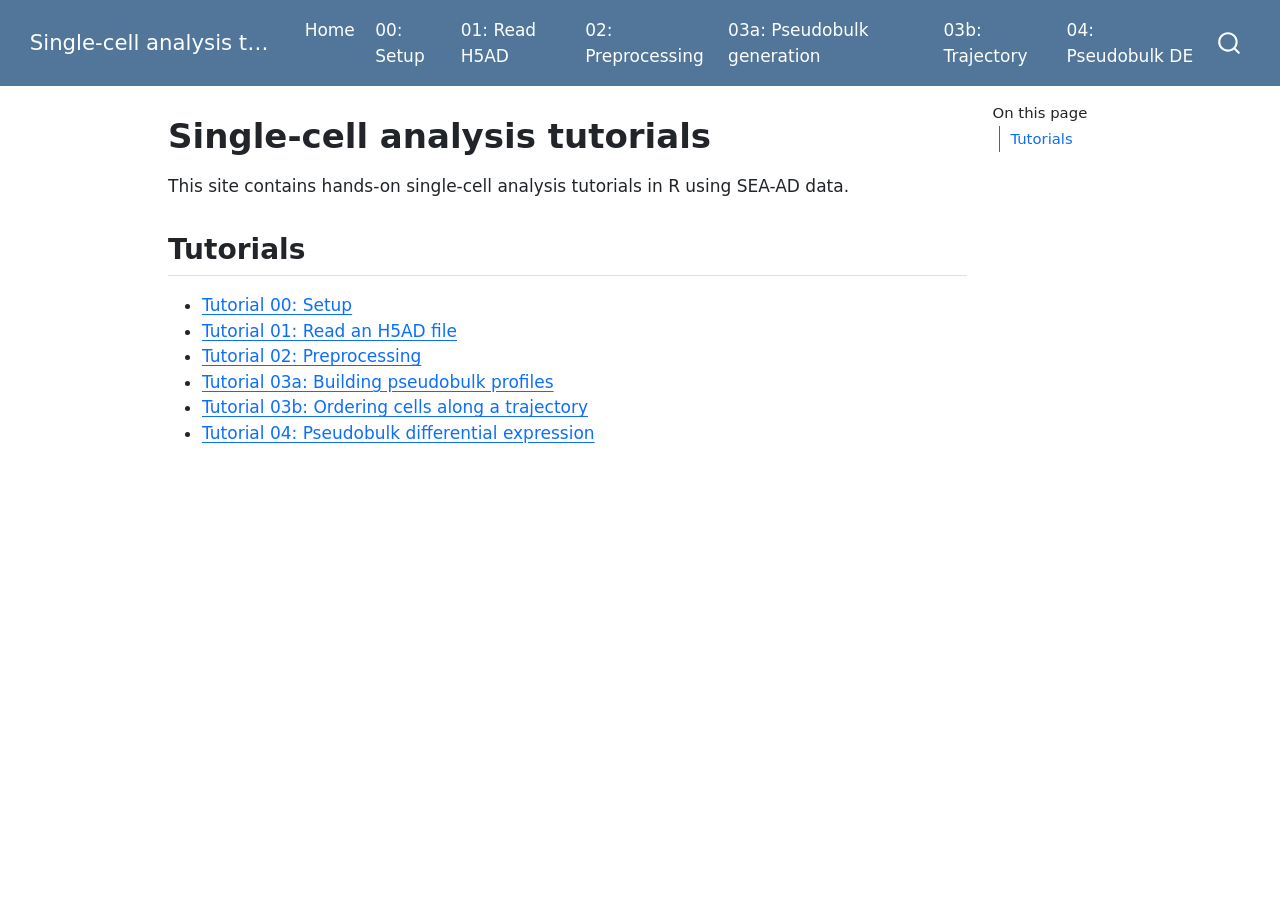
<file: index.html>
<!DOCTYPE html>
<html xmlns="http://www.w3.org/1999/xhtml" lang="en" xml:lang="en"><head>

<meta charset="utf-8">
<meta name="generator" content="quarto-1.9.38">

<meta name="viewport" content="width=device-width, initial-scale=1.0, user-scalable=yes">


<title>Single-cell analysis tutorials</title>
<style>
/* Default styles provided by pandoc.
** See https://pandoc.org/MANUAL.html#variables-for-html for config info.
*/
code{white-space: pre-wrap;}
span.smallcaps{font-variant: small-caps;}
div.columns{display: flex; gap: min(4vw, 1.5em);}
div.column{flex: auto; overflow-x: auto;}
div.hanging-indent{margin-left: 1.5em; text-indent: -1.5em;}
ul.task-list{list-style: none;}
ul.task-list li input[type="checkbox"] {
  width: 0.8em;
  margin: 0 0.8em 0.2em -1em; /* quarto-specific, see https://github.com/quarto-dev/quarto-cli/issues/4556 */ 
  vertical-align: middle;
}
</style>


<script src="site_libs/quarto-nav/quarto-nav.js"></script>
<script src="site_libs/quarto-nav/headroom.min.js"></script>
<script src="site_libs/clipboard/clipboard.min.js"></script>
<script src="site_libs/quarto-search/autocomplete.umd.js"></script>
<script src="site_libs/quarto-search/fuse.min.js"></script>
<script src="site_libs/quarto-search/quarto-search.js"></script>
<meta name="quarto:offset" content="./">
<script src="site_libs/quarto-html/quarto.js" type="module"></script>
<script src="site_libs/quarto-html/tabsets/tabsets.js" type="module"></script>
<script src="site_libs/quarto-html/popper.min.js"></script>
<script src="site_libs/quarto-html/tippy.umd.min.js"></script>
<script src="site_libs/quarto-html/anchor.min.js"></script>
<link href="site_libs/quarto-html/tippy.css" rel="stylesheet">
<link href="site_libs/quarto-html/quarto-syntax-highlighting-15634bcf2e68342d4ad2dfa704d543f6.css" rel="stylesheet" id="quarto-text-highlighting-styles">
<script src="site_libs/bootstrap/bootstrap.min.js"></script>
<link href="site_libs/bootstrap/bootstrap-icons.css" rel="stylesheet">
<link href="site_libs/bootstrap/bootstrap-e7099dccd2c64493c1fb02673752d9e1.min.css" rel="stylesheet" append-hash="true" id="quarto-bootstrap" data-mode="light">
<script id="quarto-search-options" type="application/json">{
  "location": "navbar",
  "copy-button": false,
  "collapse-after": 3,
  "panel-placement": "end",
  "type": "overlay",
  "limit": 50,
  "keyboard-shortcut": [
    "f",
    "/",
    "s"
  ],
  "show-item-context": false,
  "language": {
    "search-no-results-text": "No results",
    "search-matching-documents-text": "matching documents",
    "search-copy-link-title": "Copy link to search",
    "search-hide-matches-text": "Hide additional matches",
    "search-more-match-text": "more match in this document",
    "search-more-matches-text": "more matches in this document",
    "search-clear-button-title": "Clear",
    "search-text-placeholder": "",
    "search-detached-cancel-button-title": "Cancel",
    "search-submit-button-title": "Submit",
    "search-label": "Search"
  }
}</script>


</head>

<body class="nav-fixed quarto-light">

<div id="quarto-search-results"></div>
  <header id="quarto-header" class="headroom fixed-top">
    <nav class="navbar navbar-expand-lg " data-bs-theme="dark">
      <div class="navbar-container container-fluid">
      <div class="navbar-brand-container mx-auto">
    <a class="navbar-brand" href="./index.html">
    <span class="navbar-title">Single-cell analysis tutorials</span>
    </a>
  </div>
            <div id="quarto-search" class="" title="Search"></div>
          <button class="navbar-toggler" type="button" data-bs-toggle="collapse" data-bs-target="#navbarCollapse" aria-controls="navbarCollapse" role="menu" aria-expanded="false" aria-label="Toggle navigation" onclick="if (window.quartoToggleHeadroom) { window.quartoToggleHeadroom(); }">
  <span class="navbar-toggler-icon"></span>
</button>
          <div class="collapse navbar-collapse" id="navbarCollapse">
            <ul class="navbar-nav navbar-nav-scroll me-auto">
  <li class="nav-item">
    <a class="nav-link active" href="./index.html" aria-current="page"> 
<span class="menu-text">Home</span></a>
  </li>  
  <li class="nav-item">
    <a class="nav-link" href="./tutorials/00-setup/index.html"> 
<span class="menu-text">00: Setup</span></a>
  </li>  
  <li class="nav-item">
    <a class="nav-link" href="./tutorials/01-read-h5ad/index.html"> 
<span class="menu-text">01: Read H5AD</span></a>
  </li>  
  <li class="nav-item">
    <a class="nav-link" href="./tutorials/02-preprocessing/index.html"> 
<span class="menu-text">02: Preprocessing</span></a>
  </li>  
  <li class="nav-item">
    <a class="nav-link" href="./tutorials/03a-pseudobulk/index.html"> 
<span class="menu-text">03a: Pseudobulk generation</span></a>
  </li>  
  <li class="nav-item">
    <a class="nav-link" href="./tutorials/03b-trajectory/index.html"> 
<span class="menu-text">03b: Trajectory</span></a>
  </li>  
  <li class="nav-item">
    <a class="nav-link" href="./tutorials/04-pseudobulk-de/index.html"> 
<span class="menu-text">04: Pseudobulk DE</span></a>
  </li>  
</ul>
          </div> <!-- /navcollapse -->
            <div class="quarto-navbar-tools">
</div>
      </div> <!-- /container-fluid -->
    </nav>
</header>
<!-- content -->
<div id="quarto-content" class="quarto-container page-columns page-rows-contents page-layout-article page-navbar">
<!-- sidebar -->
<!-- margin-sidebar -->
    <div id="quarto-margin-sidebar" class="sidebar margin-sidebar">
        <nav id="TOC" role="doc-toc" class="toc-active">
    <h2 id="toc-title">On this page</h2>
   
  <ul>
  <li><a href="#tutorials" id="toc-tutorials" class="nav-link active" data-scroll-target="#tutorials">Tutorials</a></li>
  </ul>
</nav>
    </div>
<!-- main -->
<main class="content" id="quarto-document-content">

<header id="title-block-header" class="quarto-title-block default">
<div class="quarto-title">
<h1 class="title">Single-cell analysis tutorials</h1>
</div>



<div class="quarto-title-meta">

    
  
    
  </div>
  


</header>


<p>This site contains hands-on single-cell analysis tutorials in R using SEA-AD data.</p>
<section id="tutorials" class="level2">
<h2 class="anchored" data-anchor-id="tutorials">Tutorials</h2>
<ul>
<li><a href="./tutorials/00-setup/index.html">Tutorial 00: Setup</a></li>
<li><a href="./tutorials/01-read-h5ad/index.html">Tutorial 01: Read an H5AD file</a></li>
<li><a href="./tutorials/02-preprocessing/index.html">Tutorial 02: Preprocessing</a></li>
<li><a href="./tutorials/03a-pseudobulk/index.html">Tutorial 03a: Building pseudobulk profiles</a></li>
<li><a href="./tutorials/03b-trajectory/index.html">Tutorial 03b: Ordering cells along a trajectory</a></li>
<li><a href="./tutorials/04-pseudobulk-de/index.html">Tutorial 04: Pseudobulk differential expression</a></li>
</ul>


</section>

</main> <!-- /main -->
<script id="quarto-html-after-body" type="application/javascript">
  window.document.addEventListener("DOMContentLoaded", function (event) {
    const icon = "";
    const anchorJS = new window.AnchorJS();
    anchorJS.options = {
      placement: 'right',
      icon: icon
    };
    anchorJS.add('.anchored');
    const isCodeAnnotation = (el) => {
      for (const clz of el.classList) {
        if (clz.startsWith('code-annotation-')) {                     
          return true;
        }
      }
      return false;
    }
    const onCopySuccess = function(e) {
      // button target
      const button = e.trigger;
      // don't keep focus
      button.blur();
      // flash "checked"
      button.classList.add('code-copy-button-checked');
      var currentTitle = button.getAttribute("title");
      button.setAttribute("title", "Copied!");
      let tooltip;
      if (window.bootstrap) {
        button.setAttribute("data-bs-toggle", "tooltip");
        button.setAttribute("data-bs-placement", "left");
        button.setAttribute("data-bs-title", "Copied!");
        tooltip = new bootstrap.Tooltip(button, 
          { trigger: "manual", 
            customClass: "code-copy-button-tooltip",
            offset: [0, -8]});
        tooltip.show();    
      }
      setTimeout(function() {
        if (tooltip) {
          tooltip.hide();
          button.removeAttribute("data-bs-title");
          button.removeAttribute("data-bs-toggle");
          button.removeAttribute("data-bs-placement");
        }
        button.setAttribute("title", currentTitle);
        button.classList.remove('code-copy-button-checked');
      }, 1000);
      // clear code selection
      e.clearSelection();
    }
    const getTextToCopy = function(trigger) {
      const outerScaffold = trigger.parentElement.cloneNode(true);
      const codeEl = outerScaffold.querySelector('code');
      for (const childEl of codeEl.children) {
        if (isCodeAnnotation(childEl)) {
          childEl.remove();
        }
      }
      return codeEl.innerText;
    }
    const clipboard = new window.ClipboardJS('.code-copy-button:not([data-in-quarto-modal])', {
      text: getTextToCopy
    });
    clipboard.on('success', onCopySuccess);
    if (window.document.getElementById('quarto-embedded-source-code-modal')) {
      const clipboardModal = new window.ClipboardJS('.code-copy-button[data-in-quarto-modal]', {
        text: getTextToCopy,
        container: window.document.getElementById('quarto-embedded-source-code-modal')
      });
      clipboardModal.on('success', onCopySuccess);
    }
      var localhostRegex = new RegExp(/^(?:http|https):\/\/localhost\:?[0-9]*\//);
      var mailtoRegex = new RegExp(/^mailto:/);
        var filterRegex = new RegExp("https:\/\/tomszar\.github\.io\/single-cell_tutorials\/");
      var isInternal = (href) => {
          return filterRegex.test(href) || localhostRegex.test(href) || mailtoRegex.test(href);
      }
      // Inspect non-navigation links and adorn them if external
     var links = window.document.querySelectorAll('a[href]:not(.nav-link):not(.navbar-brand):not(.toc-action):not(.sidebar-link):not(.sidebar-item-toggle):not(.pagination-link):not(.no-external):not([aria-hidden]):not(.dropdown-item):not(.quarto-navigation-tool):not(.about-link)');
      for (var i=0; i<links.length; i++) {
        const link = links[i];
        if (!isInternal(link.href)) {
          // undo the damage that might have been done by quarto-nav.js in the case of
          // links that we want to consider external
          if (link.dataset.originalHref !== undefined) {
            link.href = link.dataset.originalHref;
          }
        }
      }
    function tippyHover(el, contentFn, onTriggerFn, onUntriggerFn) {
      const config = {
        allowHTML: true,
        maxWidth: 500,
        delay: 100,
        arrow: false,
        appendTo: function(el) {
            return el.parentElement;
        },
        interactive: true,
        interactiveBorder: 10,
        theme: 'quarto',
        placement: 'bottom-start',
      };
      if (contentFn) {
        config.content = contentFn;
      }
      if (onTriggerFn) {
        config.onTrigger = onTriggerFn;
      }
      if (onUntriggerFn) {
        config.onUntrigger = onUntriggerFn;
      }
      window.tippy(el, config); 
    }
    const noterefs = window.document.querySelectorAll('a[role="doc-noteref"]');
    for (var i=0; i<noterefs.length; i++) {
      const ref = noterefs[i];
      tippyHover(ref, function() {
        // use id or data attribute instead here
        let href = ref.getAttribute('data-footnote-href') || ref.getAttribute('href');
        try { href = new URL(href).hash; } catch {}
        const id = href.replace(/^#\/?/, "");
        const note = window.document.getElementById(id);
        if (note) {
          return note.innerHTML;
        } else {
          return "";
        }
      });
    }
    const xrefs = window.document.querySelectorAll('a.quarto-xref');
    const processXRef = (id, note) => {
      // Strip column container classes
      const stripColumnClz = (el) => {
        el.classList.remove("page-full", "page-columns");
        if (el.children) {
          for (const child of el.children) {
            stripColumnClz(child);
          }
        }
      }
      stripColumnClz(note)
      if (id === null || id.startsWith('sec-')) {
        // Special case sections, only their first couple elements
        const container = document.createElement("div");
        if (note.children && note.children.length > 2) {
          container.appendChild(note.children[0].cloneNode(true));
          for (let i = 1; i < note.children.length; i++) {
            const child = note.children[i];
            if (child.tagName === "P" && child.innerText === "") {
              continue;
            } else {
              container.appendChild(child.cloneNode(true));
              break;
            }
          }
          if (window.Quarto?.typesetMath) {
            window.Quarto.typesetMath(container);
          }
          return container.innerHTML
        } else {
          if (window.Quarto?.typesetMath) {
            window.Quarto.typesetMath(note);
          }
          return note.innerHTML;
        }
      } else {
        // Remove any anchor links if they are present
        const anchorLink = note.querySelector('a.anchorjs-link');
        if (anchorLink) {
          anchorLink.remove();
        }
        if (window.Quarto?.typesetMath) {
          window.Quarto.typesetMath(note);
        }
        if (note.classList.contains("callout")) {
          return note.outerHTML;
        } else {
          return note.innerHTML;
        }
      }
    }
    for (var i=0; i<xrefs.length; i++) {
      const xref = xrefs[i];
      tippyHover(xref, undefined, function(instance) {
        instance.disable();
        let url = xref.getAttribute('href');
        let hash = undefined; 
        if (url.startsWith('#')) {
          hash = url;
        } else {
          try { hash = new URL(url).hash; } catch {}
        }
        if (hash) {
          const id = hash.replace(/^#\/?/, "");
          const note = window.document.getElementById(id);
          if (note !== null) {
            try {
              const html = processXRef(id, note.cloneNode(true));
              instance.setContent(html);
            } finally {
              instance.enable();
              instance.show();
            }
          } else {
            // See if we can fetch this
            fetch(url.split('#')[0])
            .then(res => res.text())
            .then(html => {
              const parser = new DOMParser();
              const htmlDoc = parser.parseFromString(html, "text/html");
              const note = htmlDoc.getElementById(id);
              if (note !== null) {
                const html = processXRef(id, note);
                instance.setContent(html);
              } 
            }).finally(() => {
              instance.enable();
              instance.show();
            });
          }
        } else {
          // See if we can fetch a full url (with no hash to target)
          // This is a special case and we should probably do some content thinning / targeting
          fetch(url)
          .then(res => res.text())
          .then(html => {
            const parser = new DOMParser();
            const htmlDoc = parser.parseFromString(html, "text/html");
            const note = htmlDoc.querySelector('main.content');
            if (note !== null) {
              // This should only happen for chapter cross references
              // (since there is no id in the URL)
              // remove the first header
              if (note.children.length > 0 && note.children[0].tagName === "HEADER") {
                note.children[0].remove();
              }
              const html = processXRef(null, note);
              instance.setContent(html);
            } 
          }).finally(() => {
            instance.enable();
            instance.show();
          });
        }
      }, function(instance) {
      });
    }
        let selectedAnnoteEl;
        const selectorForAnnotation = ( cell, annotation) => {
          let cellAttr = 'data-code-cell="' + cell + '"';
          let lineAttr = 'data-code-annotation="' +  annotation + '"';
          const selector = 'span[' + cellAttr + '][' + lineAttr + ']';
          return selector;
        }
        const selectCodeLines = (annoteEl) => {
          const doc = window.document;
          const targetCell = annoteEl.getAttribute("data-target-cell");
          const targetAnnotation = annoteEl.getAttribute("data-target-annotation");
          const annoteSpan = window.document.querySelector(selectorForAnnotation(targetCell, targetAnnotation));
          const lines = annoteSpan.getAttribute("data-code-lines").split(",");
          const lineIds = lines.map((line) => {
            return targetCell + "-" + line;
          })
          let top = null;
          let height = null;
          let parent = null;
          if (lineIds.length > 0) {
              //compute the position of the single el (top and bottom and make a div)
              const el = window.document.getElementById(lineIds[0]);
              top = el.offsetTop;
              height = el.offsetHeight;
              parent = el.parentElement.parentElement;
            if (lineIds.length > 1) {
              const lastEl = window.document.getElementById(lineIds[lineIds.length - 1]);
              const bottom = lastEl.offsetTop + lastEl.offsetHeight;
              height = bottom - top;
            }
            if (top !== null && height !== null && parent !== null) {
              // cook up a div (if necessary) and position it 
              let div = window.document.getElementById("code-annotation-line-highlight");
              if (div === null) {
                div = window.document.createElement("div");
                div.setAttribute("id", "code-annotation-line-highlight");
                div.style.position = 'absolute';
                parent.appendChild(div);
              }
              div.style.top = top - 2 + "px";
              div.style.height = height + 4 + "px";
              div.style.left = 0;
              let gutterDiv = window.document.getElementById("code-annotation-line-highlight-gutter");
              if (gutterDiv === null) {
                gutterDiv = window.document.createElement("div");
                gutterDiv.setAttribute("id", "code-annotation-line-highlight-gutter");
                gutterDiv.style.position = 'absolute';
                const codeCell = window.document.getElementById(targetCell);
                const gutter = codeCell.querySelector('.code-annotation-gutter');
                gutter.appendChild(gutterDiv);
              }
              gutterDiv.style.top = top - 2 + "px";
              gutterDiv.style.height = height + 4 + "px";
            }
            selectedAnnoteEl = annoteEl;
          }
        };
        const unselectCodeLines = () => {
          const elementsIds = ["code-annotation-line-highlight", "code-annotation-line-highlight-gutter"];
          elementsIds.forEach((elId) => {
            const div = window.document.getElementById(elId);
            if (div) {
              div.remove();
            }
          });
          selectedAnnoteEl = undefined;
        };
          // Handle positioning of the toggle
      window.addEventListener(
        "resize",
        throttle(() => {
          elRect = undefined;
          if (selectedAnnoteEl) {
            selectCodeLines(selectedAnnoteEl);
          }
        }, 10)
      );
      function throttle(fn, ms) {
      let throttle = false;
      let timer;
        return (...args) => {
          if(!throttle) { // first call gets through
              fn.apply(this, args);
              throttle = true;
          } else { // all the others get throttled
              if(timer) clearTimeout(timer); // cancel #2
              timer = setTimeout(() => {
                fn.apply(this, args);
                timer = throttle = false;
              }, ms);
          }
        };
      }
        // Attach click handler to the DT
        const annoteDls = window.document.querySelectorAll('dt[data-target-cell]');
        for (const annoteDlNode of annoteDls) {
          annoteDlNode.addEventListener('click', (event) => {
            const clickedEl = event.target;
            if (clickedEl !== selectedAnnoteEl) {
              unselectCodeLines();
              const activeEl = window.document.querySelector('dt[data-target-cell].code-annotation-active');
              if (activeEl) {
                activeEl.classList.remove('code-annotation-active');
              }
              selectCodeLines(clickedEl);
              clickedEl.classList.add('code-annotation-active');
            } else {
              // Unselect the line
              unselectCodeLines();
              clickedEl.classList.remove('code-annotation-active');
            }
          });
        }
    const findCites = (el) => {
      const parentEl = el.parentElement;
      if (parentEl) {
        const cites = parentEl.dataset.cites;
        if (cites) {
          return {
            el,
            cites: cites.split(' ')
          };
        } else {
          return findCites(el.parentElement)
        }
      } else {
        return undefined;
      }
    };
    var bibliorefs = window.document.querySelectorAll('a[role="doc-biblioref"]');
    for (var i=0; i<bibliorefs.length; i++) {
      const ref = bibliorefs[i];
      const citeInfo = findCites(ref);
      if (citeInfo) {
        tippyHover(citeInfo.el, function() {
          var popup = window.document.createElement('div');
          citeInfo.cites.forEach(function(cite) {
            var citeDiv = window.document.createElement('div');
            citeDiv.classList.add('hanging-indent');
            citeDiv.classList.add('csl-entry');
            var biblioDiv = window.document.getElementById('ref-' + cite);
            if (biblioDiv) {
              citeDiv.innerHTML = biblioDiv.innerHTML;
            }
            popup.appendChild(citeDiv);
          });
          return popup.innerHTML;
        });
      }
    }
  });
  </script>
</div> <!-- /content -->




</body></html>
</file>
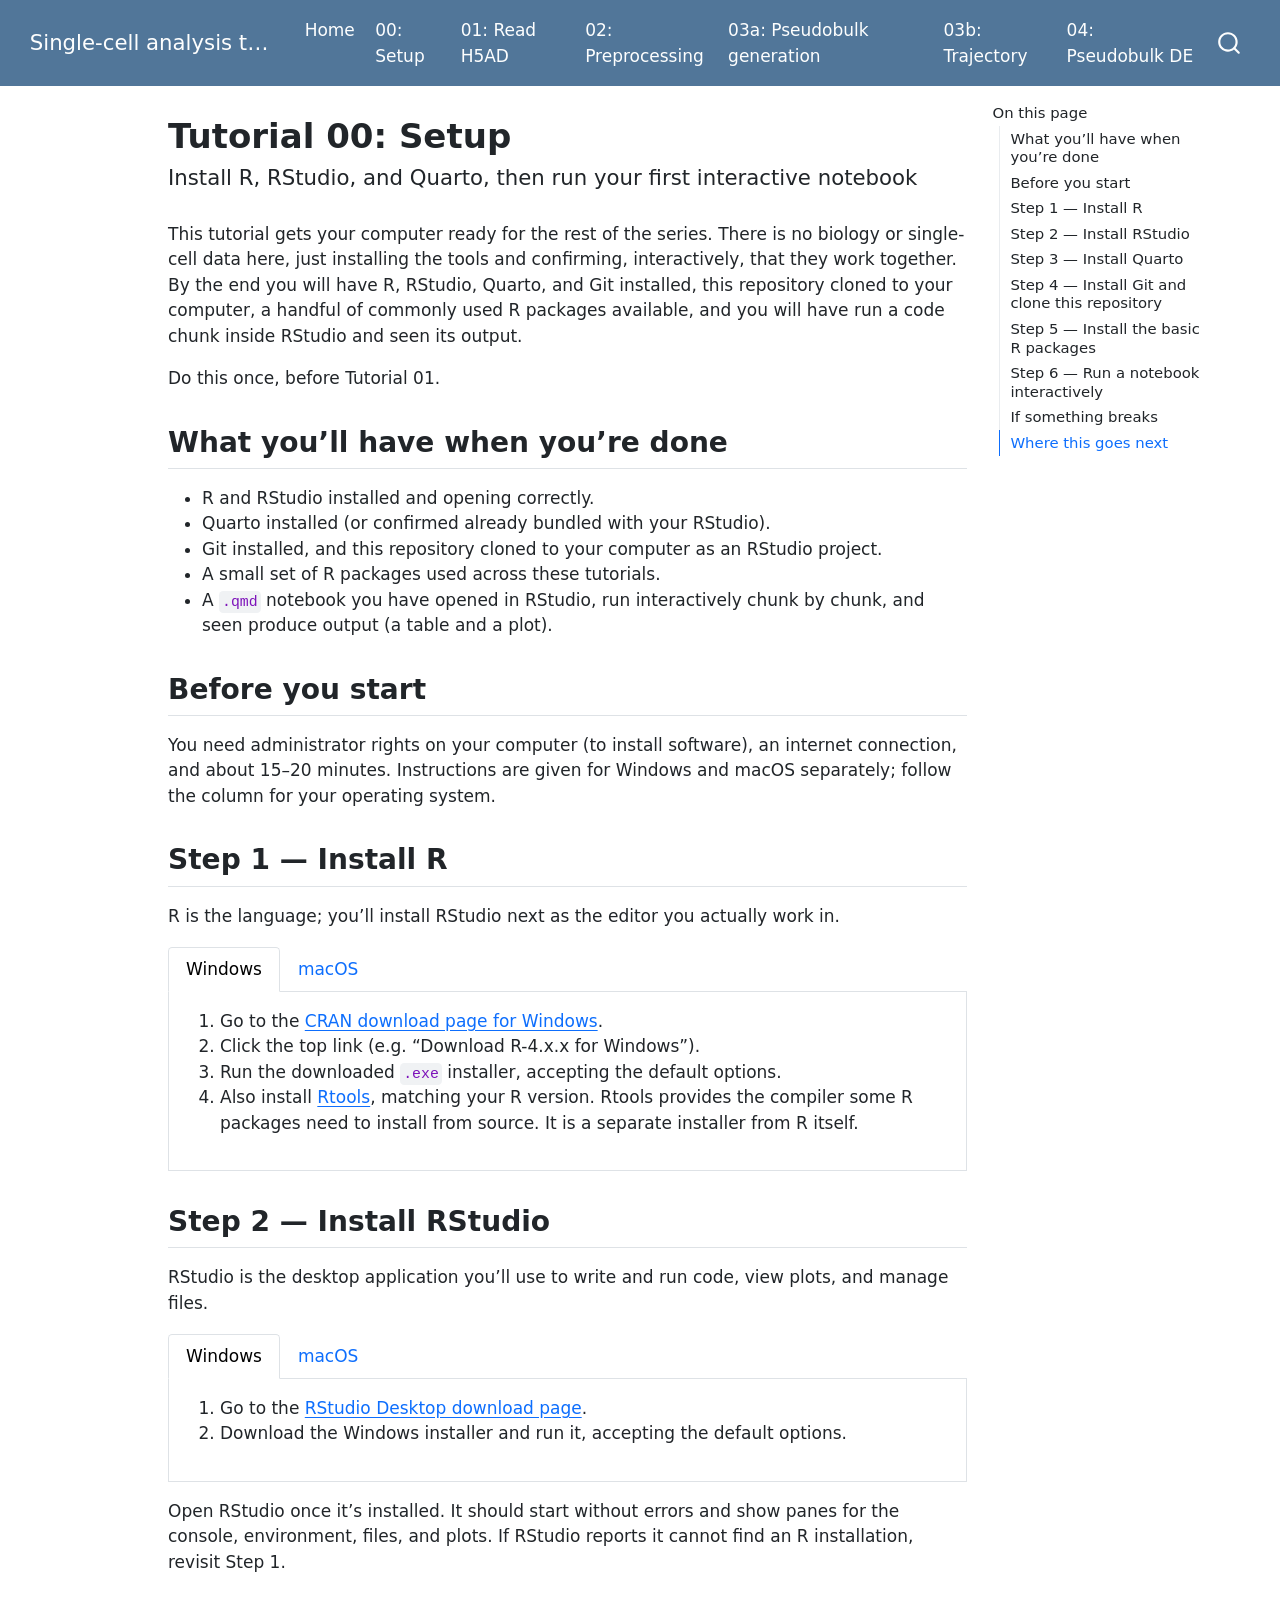
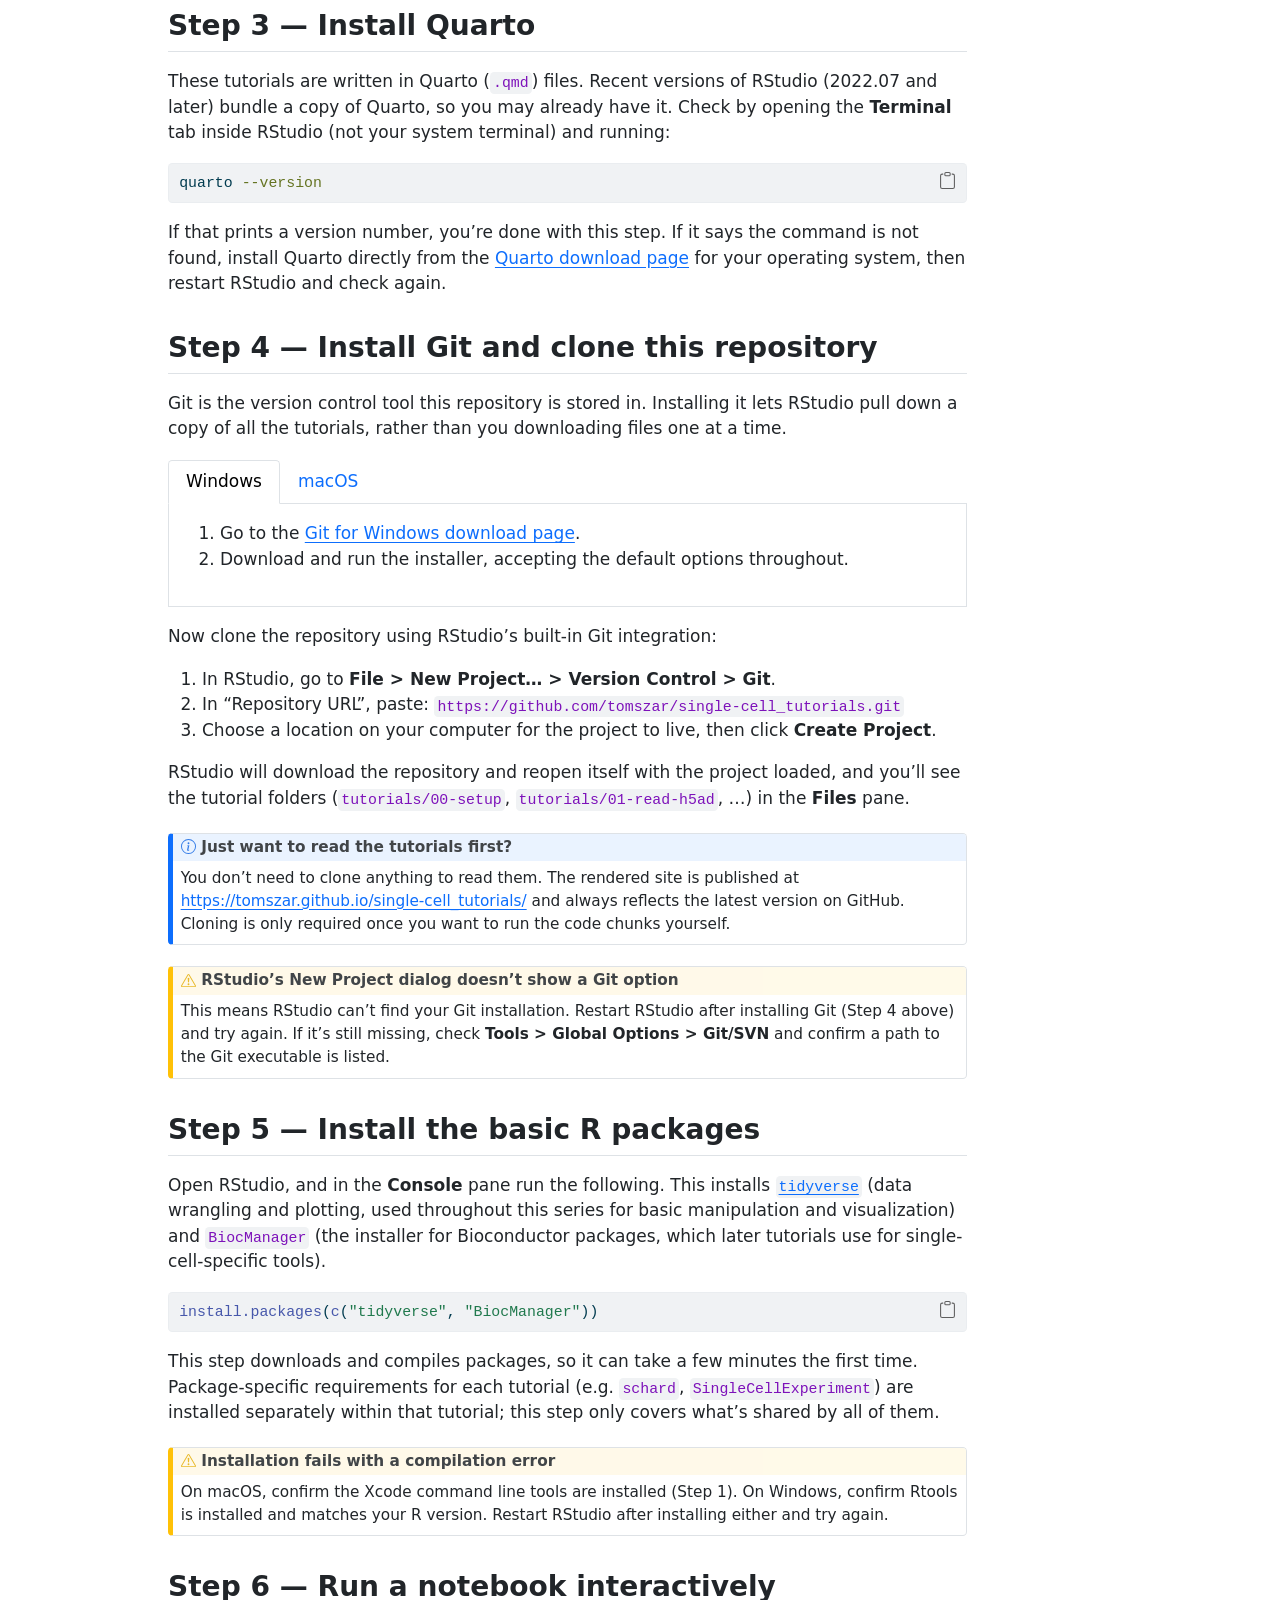
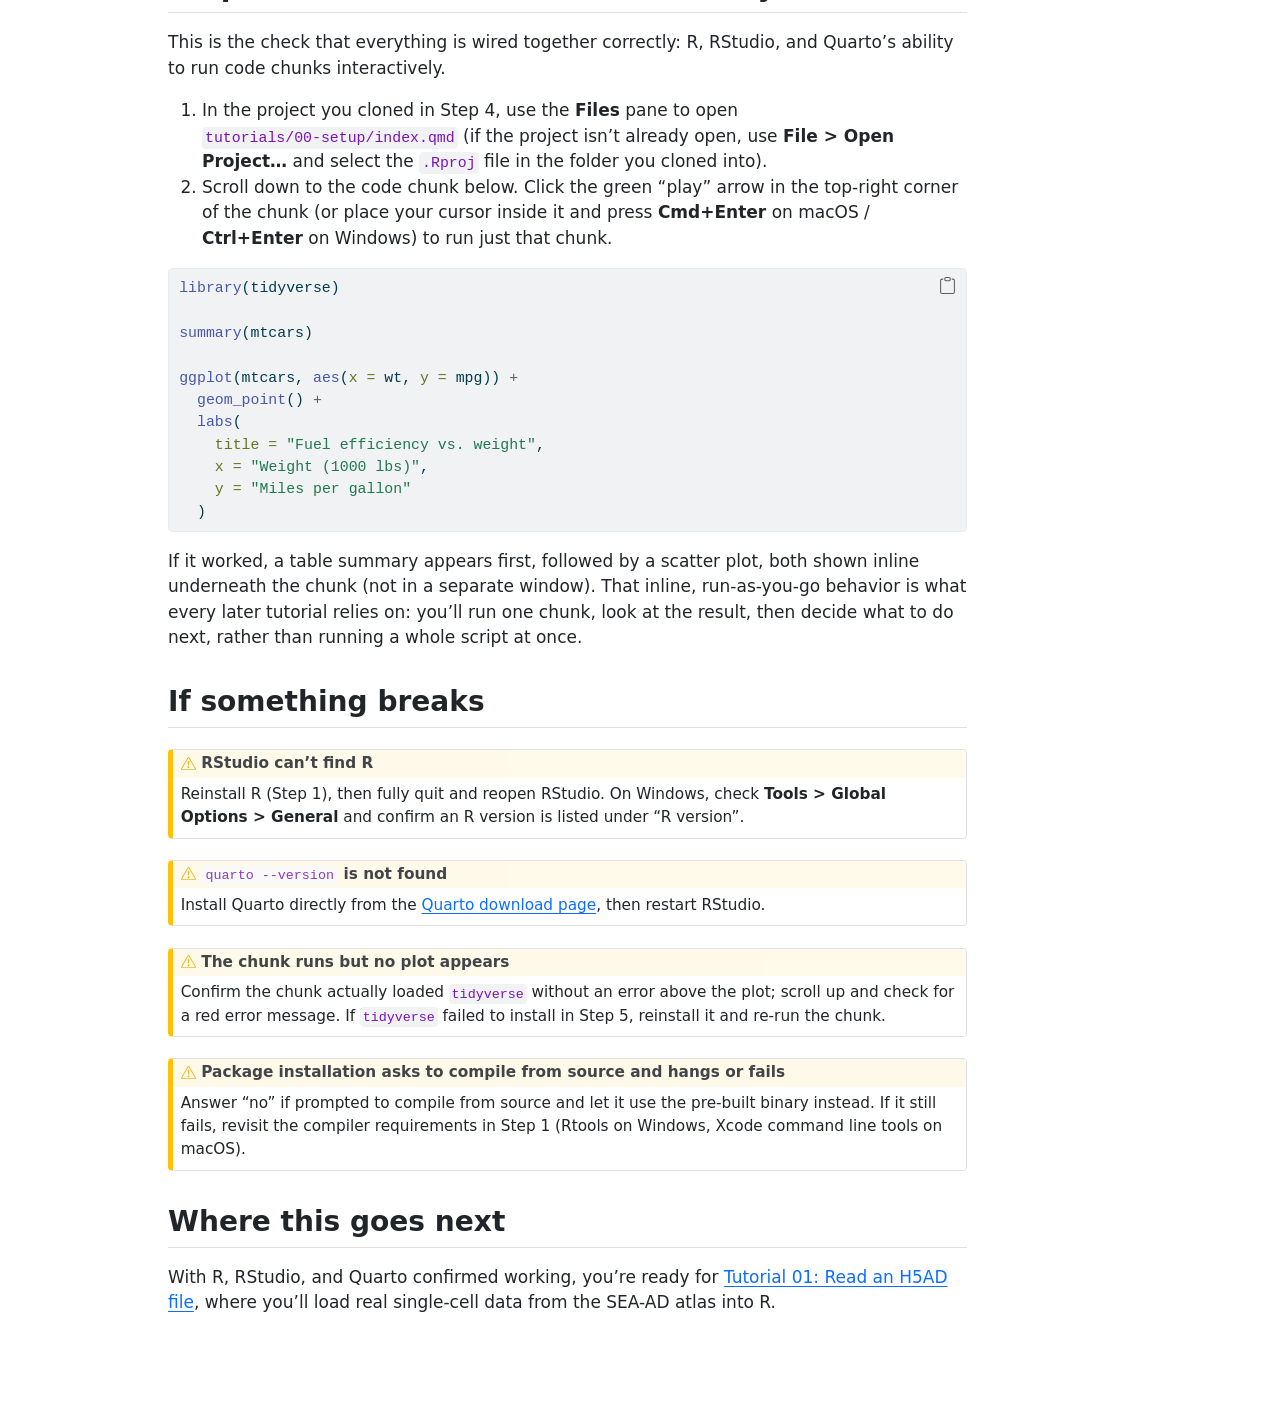
<file: tutorials/00-setup/index.html>
<!DOCTYPE html>
<html xmlns="http://www.w3.org/1999/xhtml" lang="en" xml:lang="en"><head>

<meta charset="utf-8">
<meta name="generator" content="quarto-1.9.38">

<meta name="viewport" content="width=device-width, initial-scale=1.0, user-scalable=yes">


<title>Tutorial 00: Setup – Single-cell analysis tutorials</title>
<style>
/* Default styles provided by pandoc.
** See https://pandoc.org/MANUAL.html#variables-for-html for config info.
*/
code{white-space: pre-wrap;}
span.smallcaps{font-variant: small-caps;}
div.columns{display: flex; gap: min(4vw, 1.5em);}
div.column{flex: auto; overflow-x: auto;}
div.hanging-indent{margin-left: 1.5em; text-indent: -1.5em;}
ul.task-list{list-style: none;}
ul.task-list li input[type="checkbox"] {
  width: 0.8em;
  margin: 0 0.8em 0.2em -1em; /* quarto-specific, see https://github.com/quarto-dev/quarto-cli/issues/4556 */ 
  vertical-align: middle;
}
/* CSS for syntax highlighting */
html { -webkit-text-size-adjust: 100%; }
pre > code.sourceCode { white-space: pre; position: relative; }
pre > code.sourceCode > span { display: inline-block; line-height: 1.25; }
pre > code.sourceCode > span:empty { height: 1.2em; }
.sourceCode { overflow: visible; }
code.sourceCode > span { color: inherit; text-decoration: inherit; }
div.sourceCode { margin: 1em 0; }
pre.sourceCode { margin: 0; }
@media screen {
div.sourceCode { overflow: auto; }
}
@media print {
pre > code.sourceCode { white-space: pre-wrap; }
pre > code.sourceCode > span { text-indent: -5em; padding-left: 5em; }
}
pre.numberSource code
  { counter-reset: source-line 0; }
pre.numberSource code > span
  { position: relative; left: -4em; counter-increment: source-line; }
pre.numberSource code > span > a:first-child::before
  { content: counter(source-line);
    position: relative; left: -1em; text-align: right; vertical-align: baseline;
    border: none; display: inline-block;
    -webkit-touch-callout: none; -webkit-user-select: none;
    -khtml-user-select: none; -moz-user-select: none;
    -ms-user-select: none; user-select: none;
    padding: 0 4px; width: 4em;
  }
pre.numberSource { margin-left: 3em;  padding-left: 4px; }
div.sourceCode
  {   }
@media screen {
pre > code.sourceCode > span > a:first-child::before { text-decoration: underline; }
}
</style>


<script src="../../site_libs/quarto-nav/quarto-nav.js"></script>
<script src="../../site_libs/quarto-nav/headroom.min.js"></script>
<script src="../../site_libs/clipboard/clipboard.min.js"></script>
<script src="../../site_libs/quarto-search/autocomplete.umd.js"></script>
<script src="../../site_libs/quarto-search/fuse.min.js"></script>
<script src="../../site_libs/quarto-search/quarto-search.js"></script>
<meta name="quarto:offset" content="../../">
<script src="../../site_libs/quarto-html/quarto.js" type="module"></script>
<script src="../../site_libs/quarto-html/tabsets/tabsets.js" type="module"></script>
<script src="../../site_libs/quarto-html/popper.min.js"></script>
<script src="../../site_libs/quarto-html/tippy.umd.min.js"></script>
<script src="../../site_libs/quarto-html/anchor.min.js"></script>
<link href="../../site_libs/quarto-html/tippy.css" rel="stylesheet">
<link href="../../site_libs/quarto-html/quarto-syntax-highlighting-15634bcf2e68342d4ad2dfa704d543f6.css" rel="stylesheet" id="quarto-text-highlighting-styles">
<script src="../../site_libs/bootstrap/bootstrap.min.js"></script>
<link href="../../site_libs/bootstrap/bootstrap-icons.css" rel="stylesheet">
<link href="../../site_libs/bootstrap/bootstrap-e7099dccd2c64493c1fb02673752d9e1.min.css" rel="stylesheet" append-hash="true" id="quarto-bootstrap" data-mode="light">
<script id="quarto-search-options" type="application/json">{
  "location": "navbar",
  "copy-button": false,
  "collapse-after": 3,
  "panel-placement": "end",
  "type": "overlay",
  "limit": 50,
  "keyboard-shortcut": [
    "f",
    "/",
    "s"
  ],
  "show-item-context": false,
  "language": {
    "search-no-results-text": "No results",
    "search-matching-documents-text": "matching documents",
    "search-copy-link-title": "Copy link to search",
    "search-hide-matches-text": "Hide additional matches",
    "search-more-match-text": "more match in this document",
    "search-more-matches-text": "more matches in this document",
    "search-clear-button-title": "Clear",
    "search-text-placeholder": "",
    "search-detached-cancel-button-title": "Cancel",
    "search-submit-button-title": "Submit",
    "search-label": "Search"
  }
}</script>


</head>

<body class="nav-fixed quarto-light">

<div id="quarto-search-results"></div>
  <header id="quarto-header" class="headroom fixed-top">
    <nav class="navbar navbar-expand-lg " data-bs-theme="dark">
      <div class="navbar-container container-fluid">
      <div class="navbar-brand-container mx-auto">
    <a class="navbar-brand" href="../../index.html">
    <span class="navbar-title">Single-cell analysis tutorials</span>
    </a>
  </div>
            <div id="quarto-search" class="" title="Search"></div>
          <button class="navbar-toggler" type="button" data-bs-toggle="collapse" data-bs-target="#navbarCollapse" aria-controls="navbarCollapse" role="menu" aria-expanded="false" aria-label="Toggle navigation" onclick="if (window.quartoToggleHeadroom) { window.quartoToggleHeadroom(); }">
  <span class="navbar-toggler-icon"></span>
</button>
          <div class="collapse navbar-collapse" id="navbarCollapse">
            <ul class="navbar-nav navbar-nav-scroll me-auto">
  <li class="nav-item">
    <a class="nav-link" href="../../index.html"> 
<span class="menu-text">Home</span></a>
  </li>  
  <li class="nav-item">
    <a class="nav-link active" href="../../tutorials/00-setup/index.html" aria-current="page"> 
<span class="menu-text">00: Setup</span></a>
  </li>  
  <li class="nav-item">
    <a class="nav-link" href="../../tutorials/01-read-h5ad/index.html"> 
<span class="menu-text">01: Read H5AD</span></a>
  </li>  
  <li class="nav-item">
    <a class="nav-link" href="../../tutorials/02-preprocessing/index.html"> 
<span class="menu-text">02: Preprocessing</span></a>
  </li>  
  <li class="nav-item">
    <a class="nav-link" href="../../tutorials/03a-pseudobulk/index.html"> 
<span class="menu-text">03a: Pseudobulk generation</span></a>
  </li>  
  <li class="nav-item">
    <a class="nav-link" href="../../tutorials/03b-trajectory/index.html"> 
<span class="menu-text">03b: Trajectory</span></a>
  </li>  
  <li class="nav-item">
    <a class="nav-link" href="../../tutorials/04-pseudobulk-de/index.html"> 
<span class="menu-text">04: Pseudobulk DE</span></a>
  </li>  
</ul>
          </div> <!-- /navcollapse -->
            <div class="quarto-navbar-tools">
</div>
      </div> <!-- /container-fluid -->
    </nav>
</header>
<!-- content -->
<div id="quarto-content" class="quarto-container page-columns page-rows-contents page-layout-article page-navbar">
<!-- sidebar -->
<!-- margin-sidebar -->
    <div id="quarto-margin-sidebar" class="sidebar margin-sidebar">
        <nav id="TOC" role="doc-toc" class="toc-active">
    <h2 id="toc-title">On this page</h2>
   
  <ul>
  <li><a href="#what-youll-have-when-youre-done" id="toc-what-youll-have-when-youre-done" class="nav-link active" data-scroll-target="#what-youll-have-when-youre-done">What you’ll have when you’re done</a></li>
  <li><a href="#before-you-start" id="toc-before-you-start" class="nav-link" data-scroll-target="#before-you-start">Before you start</a></li>
  <li><a href="#step-1-install-r" id="toc-step-1-install-r" class="nav-link" data-scroll-target="#step-1-install-r">Step 1 — Install R</a></li>
  <li><a href="#step-2-install-rstudio" id="toc-step-2-install-rstudio" class="nav-link" data-scroll-target="#step-2-install-rstudio">Step 2 — Install RStudio</a></li>
  <li><a href="#step-3-install-quarto" id="toc-step-3-install-quarto" class="nav-link" data-scroll-target="#step-3-install-quarto">Step 3 — Install Quarto</a></li>
  <li><a href="#step-4-install-git-and-clone-this-repository" id="toc-step-4-install-git-and-clone-this-repository" class="nav-link" data-scroll-target="#step-4-install-git-and-clone-this-repository">Step 4 — Install Git and clone this repository</a></li>
  <li><a href="#step-5-install-the-basic-r-packages" id="toc-step-5-install-the-basic-r-packages" class="nav-link" data-scroll-target="#step-5-install-the-basic-r-packages">Step 5 — Install the basic R packages</a></li>
  <li><a href="#step-6-run-a-notebook-interactively" id="toc-step-6-run-a-notebook-interactively" class="nav-link" data-scroll-target="#step-6-run-a-notebook-interactively">Step 6 — Run a notebook interactively</a></li>
  <li><a href="#if-something-breaks" id="toc-if-something-breaks" class="nav-link" data-scroll-target="#if-something-breaks">If something breaks</a></li>
  <li><a href="#where-this-goes-next" id="toc-where-this-goes-next" class="nav-link" data-scroll-target="#where-this-goes-next">Where this goes next</a></li>
  </ul>
</nav>
    </div>
<!-- main -->
<main class="content" id="quarto-document-content">

<header id="title-block-header" class="quarto-title-block default">
<div class="quarto-title">
<h1 class="title">Tutorial 00: Setup</h1>
<p class="subtitle lead">Install R, RStudio, and Quarto, then run your first interactive notebook</p>
</div>



<div class="quarto-title-meta">

    
  
    
  </div>
  


</header>


<p>This tutorial gets your computer ready for the rest of the series. There is no biology or single-cell data here, just installing the tools and confirming, interactively, that they work together. By the end you will have R, RStudio, Quarto, and Git installed, this repository cloned to your computer, a handful of commonly used R packages available, and you will have run a code chunk inside RStudio and seen its output.</p>
<p>Do this once, before Tutorial 01.</p>
<section id="what-youll-have-when-youre-done" class="level2">
<h2 class="anchored" data-anchor-id="what-youll-have-when-youre-done">What you’ll have when you’re done</h2>
<ul>
<li>R and RStudio installed and opening correctly.</li>
<li>Quarto installed (or confirmed already bundled with your RStudio).</li>
<li>Git installed, and this repository cloned to your computer as an RStudio project.</li>
<li>A small set of R packages used across these tutorials.</li>
<li>A <code>.qmd</code> notebook you have opened in RStudio, run interactively chunk by chunk, and seen produce output (a table and a plot).</li>
</ul>
</section>
<section id="before-you-start" class="level2">
<h2 class="anchored" data-anchor-id="before-you-start">Before you start</h2>
<p>You need administrator rights on your computer (to install software), an internet connection, and about 15–20 minutes. Instructions are given for Windows and macOS separately; follow the column for your operating system.</p>
</section>
<section id="step-1-install-r" class="level2">
<h2 class="anchored" data-anchor-id="step-1-install-r">Step 1 — Install R</h2>
<p>R is the language; you’ll install RStudio next as the editor you actually work in.</p>
<div class="tabset-margin-container"></div><div class="panel-tabset">
<ul class="nav nav-tabs" role="tablist"><li class="nav-item" role="presentation"><a class="nav-link active" id="tabset-1-1-tab" data-bs-toggle="tab" data-bs-target="#tabset-1-1" role="tab" aria-controls="tabset-1-1" aria-selected="true" href="">Windows</a></li><li class="nav-item" role="presentation"><a class="nav-link" id="tabset-1-2-tab" data-bs-toggle="tab" data-bs-target="#tabset-1-2" role="tab" aria-controls="tabset-1-2" aria-selected="false" href="">macOS</a></li></ul>
<div class="tab-content">
<div id="tabset-1-1" class="tab-pane active" role="tabpanel" aria-labelledby="tabset-1-1-tab">
<ol type="1">
<li>Go to the <a href="https://cran.r-project.org/bin/windows/base/">CRAN download page for Windows</a>.</li>
<li>Click the top link (e.g.&nbsp;“Download R-4.x.x for Windows”).</li>
<li>Run the downloaded <code>.exe</code> installer, accepting the default options.</li>
<li>Also install <a href="https://cran.r-project.org/bin/windows/Rtools/">Rtools</a>, matching your R version. Rtools provides the compiler some R packages need to install from source. It is a separate installer from R itself.</li>
</ol>
</div>
<div id="tabset-1-2" class="tab-pane" role="tabpanel" aria-labelledby="tabset-1-2-tab">
<ol type="1">
<li><p>Go to the <a href="https://cran.r-project.org/bin/macosx/">CRAN download page for macOS</a>.</p></li>
<li><p>Download the <code>.pkg</code> file matching your Mac: the <code>arm64</code> build for Apple Silicon (M1/M2/M3/M4), the <code>x86_64</code> build for an older Intel Mac. If you’re not sure which chip you have, check via the Apple menu &gt; <strong>About This Mac</strong>.</p></li>
<li><p>Run the downloaded <code>.pkg</code> installer, accepting the default options.</p></li>
<li><p>Install the Xcode command line tools, which some R packages need to compile from source. Open <strong>Terminal</strong> and run:</p>
<div class="code-copy-outer-scaffold"><div class="sourceCode" id="cb1"><pre class="sourceCode sh code-with-copy"><code class="sourceCode bash"><span id="cb1-1"><a href="#cb1-1" aria-hidden="true" tabindex="-1"></a><span class="ex">xcode-select</span> <span class="at">--install</span></span></code></pre></div><button title="Copy to Clipboard" class="code-copy-button"><i class="bi"></i></button></div>
<p>If a dialog says they’re already installed, you’re set.</p></li>
</ol>
</div>
</div>
</div>
</section>
<section id="step-2-install-rstudio" class="level2">
<h2 class="anchored" data-anchor-id="step-2-install-rstudio">Step 2 — Install RStudio</h2>
<p>RStudio is the desktop application you’ll use to write and run code, view plots, and manage files.</p>
<div class="tabset-margin-container"></div><div class="panel-tabset">
<ul class="nav nav-tabs" role="tablist"><li class="nav-item" role="presentation"><a class="nav-link active" id="tabset-2-1-tab" data-bs-toggle="tab" data-bs-target="#tabset-2-1" role="tab" aria-controls="tabset-2-1" aria-selected="true" href="">Windows</a></li><li class="nav-item" role="presentation"><a class="nav-link" id="tabset-2-2-tab" data-bs-toggle="tab" data-bs-target="#tabset-2-2" role="tab" aria-controls="tabset-2-2" aria-selected="false" href="">macOS</a></li></ul>
<div class="tab-content">
<div id="tabset-2-1" class="tab-pane active" role="tabpanel" aria-labelledby="tabset-2-1-tab">
<ol type="1">
<li>Go to the <a href="https://posit.co/download/rstudio-desktop/">RStudio Desktop download page</a>.</li>
<li>Download the Windows installer and run it, accepting the default options.</li>
</ol>
</div>
<div id="tabset-2-2" class="tab-pane" role="tabpanel" aria-labelledby="tabset-2-2-tab">
<ol type="1">
<li>Go to the <a href="https://posit.co/download/rstudio-desktop/">RStudio Desktop download page</a>.</li>
<li>Download the macOS installer (<code>.dmg</code>), open it, and drag RStudio into <strong>Applications</strong>.</li>
</ol>
</div>
</div>
</div>
<p>Open RStudio once it’s installed. It should start without errors and show panes for the console, environment, files, and plots. If RStudio reports it cannot find an R installation, revisit Step 1.</p>
</section>
<section id="step-3-install-quarto" class="level2">
<h2 class="anchored" data-anchor-id="step-3-install-quarto">Step 3 — Install Quarto</h2>
<p>These tutorials are written in Quarto (<code>.qmd</code>) files. Recent versions of RStudio (2022.07 and later) bundle a copy of Quarto, so you may already have it. Check by opening the <strong>Terminal</strong> tab inside RStudio (not your system terminal) and running:</p>
<div class="code-copy-outer-scaffold"><div class="sourceCode" id="cb2"><pre class="sourceCode sh code-with-copy"><code class="sourceCode bash"><span id="cb2-1"><a href="#cb2-1" aria-hidden="true" tabindex="-1"></a><span class="ex">quarto</span> <span class="at">--version</span></span></code></pre></div><button title="Copy to Clipboard" class="code-copy-button"><i class="bi"></i></button></div>
<p>If that prints a version number, you’re done with this step. If it says the command is not found, install Quarto directly from the <a href="https://quarto.org/docs/get-started/">Quarto download page</a> for your operating system, then restart RStudio and check again.</p>
</section>
<section id="step-4-install-git-and-clone-this-repository" class="level2">
<h2 class="anchored" data-anchor-id="step-4-install-git-and-clone-this-repository">Step 4 — Install Git and clone this repository</h2>
<p>Git is the version control tool this repository is stored in. Installing it lets RStudio pull down a copy of all the tutorials, rather than you downloading files one at a time.</p>
<div class="tabset-margin-container"></div><div class="panel-tabset">
<ul class="nav nav-tabs" role="tablist"><li class="nav-item" role="presentation"><a class="nav-link active" id="tabset-3-1-tab" data-bs-toggle="tab" data-bs-target="#tabset-3-1" role="tab" aria-controls="tabset-3-1" aria-selected="true" href="">Windows</a></li><li class="nav-item" role="presentation"><a class="nav-link" id="tabset-3-2-tab" data-bs-toggle="tab" data-bs-target="#tabset-3-2" role="tab" aria-controls="tabset-3-2" aria-selected="false" href="">macOS</a></li></ul>
<div class="tab-content">
<div id="tabset-3-1" class="tab-pane active" role="tabpanel" aria-labelledby="tabset-3-1-tab">
<ol type="1">
<li>Go to the <a href="https://git-scm.com/download/win">Git for Windows download page</a>.</li>
<li>Download and run the installer, accepting the default options throughout.</li>
</ol>
</div>
<div id="tabset-3-2" class="tab-pane" role="tabpanel" aria-labelledby="tabset-3-2-tab">
<p>Installing the Xcode command line tools in Step 1 already installed Git. Confirm it’s available by opening <strong>Terminal</strong> and running:</p>
<div class="code-copy-outer-scaffold"><div class="sourceCode" id="cb3"><pre class="sourceCode sh code-with-copy"><code class="sourceCode bash"><span id="cb3-1"><a href="#cb3-1" aria-hidden="true" tabindex="-1"></a><span class="fu">git</span> <span class="at">--version</span></span></code></pre></div><button title="Copy to Clipboard" class="code-copy-button"><i class="bi"></i></button></div>
<p>If that prints a version number, you’re done. If not, install Git from the <a href="https://git-scm.com/download/mac">Git downloads page</a>.</p>
</div>
</div>
</div>
<p>Now clone the repository using RStudio’s built-in Git integration:</p>
<ol type="1">
<li>In RStudio, go to <strong>File &gt; New Project… &gt; Version Control &gt; Git</strong>.</li>
<li>In “Repository URL”, paste: <code>https://github.com/tomszar/single-cell_tutorials.git</code></li>
<li>Choose a location on your computer for the project to live, then click <strong>Create Project</strong>.</li>
</ol>
<p>RStudio will download the repository and reopen itself with the project loaded, and you’ll see the tutorial folders (<code>tutorials/00-setup</code>, <code>tutorials/01-read-h5ad</code>, …) in the <strong>Files</strong> pane.</p>
<div class="callout callout-style-default callout-note callout-titled" title="Just want to read the tutorials first?">
<div class="callout-header d-flex align-content-center">
<div class="callout-icon-container">
<i class="callout-icon"></i>
</div>
<div class="callout-title-container flex-fill">
<span class="screen-reader-only">Note</span>Just want to read the tutorials first?
</div>
</div>
<div class="callout-body-container callout-body">
<p>You don’t need to clone anything to read them. The rendered site is published at <a href="https://tomszar.github.io/single-cell_tutorials/" class="uri">https://tomszar.github.io/single-cell_tutorials/</a> and always reflects the latest version on GitHub. Cloning is only required once you want to run the code chunks yourself.</p>
</div>
</div>
<div class="callout callout-style-default callout-warning callout-titled" title="RStudio's New Project dialog doesn't show a Git option">
<div class="callout-header d-flex align-content-center">
<div class="callout-icon-container">
<i class="callout-icon"></i>
</div>
<div class="callout-title-container flex-fill">
<span class="screen-reader-only">Warning</span>RStudio’s New Project dialog doesn’t show a Git option
</div>
</div>
<div class="callout-body-container callout-body">
<p>This means RStudio can’t find your Git installation. Restart RStudio after installing Git (Step 4 above) and try again. If it’s still missing, check <strong>Tools &gt; Global Options &gt; Git/SVN</strong> and confirm a path to the Git executable is listed.</p>
</div>
</div>
</section>
<section id="step-5-install-the-basic-r-packages" class="level2">
<h2 class="anchored" data-anchor-id="step-5-install-the-basic-r-packages">Step 5 — Install the basic R packages</h2>
<p>Open RStudio, and in the <strong>Console</strong> pane run the following. This installs <a href="https://www.tidyverse.org/"><code>tidyverse</code></a> (data wrangling and plotting, used throughout this series for basic manipulation and visualization) and <code>BiocManager</code> (the installer for Bioconductor packages, which later tutorials use for single-cell-specific tools).</p>
<div class="cell">
<div class="code-copy-outer-scaffold"><div class="sourceCode cell-code" id="cb4"><pre class="sourceCode r code-with-copy"><code class="sourceCode r"><span id="cb4-1"><a href="#cb4-1" aria-hidden="true" tabindex="-1"></a><span class="fu">install.packages</span>(<span class="fu">c</span>(<span class="st">"tidyverse"</span>, <span class="st">"BiocManager"</span>))</span></code></pre></div><button title="Copy to Clipboard" class="code-copy-button"><i class="bi"></i></button></div>
</div>
<p>This step downloads and compiles packages, so it can take a few minutes the first time. Package-specific requirements for each tutorial (e.g.&nbsp;<code>schard</code>, <code>SingleCellExperiment</code>) are installed separately within that tutorial; this step only covers what’s shared by all of them.</p>
<div class="callout callout-style-default callout-warning callout-titled" title="Installation fails with a compilation error">
<div class="callout-header d-flex align-content-center">
<div class="callout-icon-container">
<i class="callout-icon"></i>
</div>
<div class="callout-title-container flex-fill">
<span class="screen-reader-only">Warning</span>Installation fails with a compilation error
</div>
</div>
<div class="callout-body-container callout-body">
<p>On macOS, confirm the Xcode command line tools are installed (Step 1). On Windows, confirm Rtools is installed and matches your R version. Restart RStudio after installing either and try again.</p>
</div>
</div>
</section>
<section id="step-6-run-a-notebook-interactively" class="level2">
<h2 class="anchored" data-anchor-id="step-6-run-a-notebook-interactively">Step 6 — Run a notebook interactively</h2>
<p>This is the check that everything is wired together correctly: R, RStudio, and Quarto’s ability to run code chunks interactively.</p>
<ol type="1">
<li>In the project you cloned in Step 4, use the <strong>Files</strong> pane to open <code>tutorials/00-setup/index.qmd</code> (if the project isn’t already open, use <strong>File &gt; Open Project…</strong> and select the <code>.Rproj</code> file in the folder you cloned into).</li>
<li>Scroll down to the code chunk below. Click the green “play” arrow in the top-right corner of the chunk (or place your cursor inside it and press <strong>Cmd+Enter</strong> on macOS / <strong>Ctrl+Enter</strong> on Windows) to run just that chunk.</li>
</ol>
<div class="cell">
<div class="code-copy-outer-scaffold"><div class="sourceCode cell-code" id="cb5"><pre class="sourceCode r code-with-copy"><code class="sourceCode r"><span id="cb5-1"><a href="#cb5-1" aria-hidden="true" tabindex="-1"></a><span class="fu">library</span>(tidyverse)</span>
<span id="cb5-2"><a href="#cb5-2" aria-hidden="true" tabindex="-1"></a></span>
<span id="cb5-3"><a href="#cb5-3" aria-hidden="true" tabindex="-1"></a><span class="fu">summary</span>(mtcars)</span>
<span id="cb5-4"><a href="#cb5-4" aria-hidden="true" tabindex="-1"></a></span>
<span id="cb5-5"><a href="#cb5-5" aria-hidden="true" tabindex="-1"></a><span class="fu">ggplot</span>(mtcars, <span class="fu">aes</span>(<span class="at">x =</span> wt, <span class="at">y =</span> mpg)) <span class="sc">+</span></span>
<span id="cb5-6"><a href="#cb5-6" aria-hidden="true" tabindex="-1"></a>  <span class="fu">geom_point</span>() <span class="sc">+</span></span>
<span id="cb5-7"><a href="#cb5-7" aria-hidden="true" tabindex="-1"></a>  <span class="fu">labs</span>(</span>
<span id="cb5-8"><a href="#cb5-8" aria-hidden="true" tabindex="-1"></a>    <span class="at">title =</span> <span class="st">"Fuel efficiency vs. weight"</span>,</span>
<span id="cb5-9"><a href="#cb5-9" aria-hidden="true" tabindex="-1"></a>    <span class="at">x =</span> <span class="st">"Weight (1000 lbs)"</span>,</span>
<span id="cb5-10"><a href="#cb5-10" aria-hidden="true" tabindex="-1"></a>    <span class="at">y =</span> <span class="st">"Miles per gallon"</span></span>
<span id="cb5-11"><a href="#cb5-11" aria-hidden="true" tabindex="-1"></a>  )</span></code></pre></div><button title="Copy to Clipboard" class="code-copy-button"><i class="bi"></i></button></div>
</div>
<p>If it worked, a table summary appears first, followed by a scatter plot, both shown inline underneath the chunk (not in a separate window). That inline, run-as-you-go behavior is what every later tutorial relies on: you’ll run one chunk, look at the result, then decide what to do next, rather than running a whole script at once.</p>
</section>
<section id="if-something-breaks" class="level2">
<h2 class="anchored" data-anchor-id="if-something-breaks">If something breaks</h2>
<div class="callout callout-style-default callout-warning callout-titled" title="RStudio can't find R">
<div class="callout-header d-flex align-content-center">
<div class="callout-icon-container">
<i class="callout-icon"></i>
</div>
<div class="callout-title-container flex-fill">
<span class="screen-reader-only">Warning</span>RStudio can’t find R
</div>
</div>
<div class="callout-body-container callout-body">
<p>Reinstall R (Step 1), then fully quit and reopen RStudio. On Windows, check <strong>Tools &gt; Global Options &gt; General</strong> and confirm an R version is listed under “R version”.</p>
</div>
</div>
<div class="callout callout-style-default callout-warning callout-titled" title="`quarto --version` is not found">
<div class="callout-header d-flex align-content-center">
<div class="callout-icon-container">
<i class="callout-icon"></i>
</div>
<div class="callout-title-container flex-fill">
<span class="screen-reader-only">Warning</span><code>quarto --version</code> is not found
</div>
</div>
<div class="callout-body-container callout-body">
<p>Install Quarto directly from the <a href="https://quarto.org/docs/get-started/">Quarto download page</a>, then restart RStudio.</p>
</div>
</div>
<div class="callout callout-style-default callout-warning callout-titled" title="The chunk runs but no plot appears">
<div class="callout-header d-flex align-content-center">
<div class="callout-icon-container">
<i class="callout-icon"></i>
</div>
<div class="callout-title-container flex-fill">
<span class="screen-reader-only">Warning</span>The chunk runs but no plot appears
</div>
</div>
<div class="callout-body-container callout-body">
<p>Confirm the chunk actually loaded <code>tidyverse</code> without an error above the plot; scroll up and check for a red error message. If <code>tidyverse</code> failed to install in Step 5, reinstall it and re-run the chunk.</p>
</div>
</div>
<div class="callout callout-style-default callout-warning callout-titled" title="Package installation asks to compile from source and hangs or fails">
<div class="callout-header d-flex align-content-center">
<div class="callout-icon-container">
<i class="callout-icon"></i>
</div>
<div class="callout-title-container flex-fill">
<span class="screen-reader-only">Warning</span>Package installation asks to compile from source and hangs or fails
</div>
</div>
<div class="callout-body-container callout-body">
<p>Answer “no” if prompted to compile from source and let it use the pre-built binary instead. If it still fails, revisit the compiler requirements in Step 1 (Rtools on Windows, Xcode command line tools on macOS).</p>
</div>
</div>
</section>
<section id="where-this-goes-next" class="level2">
<h2 class="anchored" data-anchor-id="where-this-goes-next">Where this goes next</h2>
<p>With R, RStudio, and Quarto confirmed working, you’re ready for <a href="../../tutorials/01-read-h5ad/index.html">Tutorial 01: Read an H5AD file</a>, where you’ll load real single-cell data from the SEA-AD atlas into R.</p>


</section>

</main> <!-- /main -->
<script id="quarto-html-after-body" type="application/javascript">
  window.document.addEventListener("DOMContentLoaded", function (event) {
    const icon = "";
    const anchorJS = new window.AnchorJS();
    anchorJS.options = {
      placement: 'right',
      icon: icon
    };
    anchorJS.add('.anchored');
    const isCodeAnnotation = (el) => {
      for (const clz of el.classList) {
        if (clz.startsWith('code-annotation-')) {                     
          return true;
        }
      }
      return false;
    }
    const onCopySuccess = function(e) {
      // button target
      const button = e.trigger;
      // don't keep focus
      button.blur();
      // flash "checked"
      button.classList.add('code-copy-button-checked');
      var currentTitle = button.getAttribute("title");
      button.setAttribute("title", "Copied!");
      let tooltip;
      if (window.bootstrap) {
        button.setAttribute("data-bs-toggle", "tooltip");
        button.setAttribute("data-bs-placement", "left");
        button.setAttribute("data-bs-title", "Copied!");
        tooltip = new bootstrap.Tooltip(button, 
          { trigger: "manual", 
            customClass: "code-copy-button-tooltip",
            offset: [0, -8]});
        tooltip.show();    
      }
      setTimeout(function() {
        if (tooltip) {
          tooltip.hide();
          button.removeAttribute("data-bs-title");
          button.removeAttribute("data-bs-toggle");
          button.removeAttribute("data-bs-placement");
        }
        button.setAttribute("title", currentTitle);
        button.classList.remove('code-copy-button-checked');
      }, 1000);
      // clear code selection
      e.clearSelection();
    }
    const getTextToCopy = function(trigger) {
      const outerScaffold = trigger.parentElement.cloneNode(true);
      const codeEl = outerScaffold.querySelector('code');
      for (const childEl of codeEl.children) {
        if (isCodeAnnotation(childEl)) {
          childEl.remove();
        }
      }
      return codeEl.innerText;
    }
    const clipboard = new window.ClipboardJS('.code-copy-button:not([data-in-quarto-modal])', {
      text: getTextToCopy
    });
    clipboard.on('success', onCopySuccess);
    if (window.document.getElementById('quarto-embedded-source-code-modal')) {
      const clipboardModal = new window.ClipboardJS('.code-copy-button[data-in-quarto-modal]', {
        text: getTextToCopy,
        container: window.document.getElementById('quarto-embedded-source-code-modal')
      });
      clipboardModal.on('success', onCopySuccess);
    }
      var localhostRegex = new RegExp(/^(?:http|https):\/\/localhost\:?[0-9]*\//);
      var mailtoRegex = new RegExp(/^mailto:/);
        var filterRegex = new RegExp("https:\/\/tomszar\.github\.io\/single-cell_tutorials\/");
      var isInternal = (href) => {
          return filterRegex.test(href) || localhostRegex.test(href) || mailtoRegex.test(href);
      }
      // Inspect non-navigation links and adorn them if external
     var links = window.document.querySelectorAll('a[href]:not(.nav-link):not(.navbar-brand):not(.toc-action):not(.sidebar-link):not(.sidebar-item-toggle):not(.pagination-link):not(.no-external):not([aria-hidden]):not(.dropdown-item):not(.quarto-navigation-tool):not(.about-link)');
      for (var i=0; i<links.length; i++) {
        const link = links[i];
        if (!isInternal(link.href)) {
          // undo the damage that might have been done by quarto-nav.js in the case of
          // links that we want to consider external
          if (link.dataset.originalHref !== undefined) {
            link.href = link.dataset.originalHref;
          }
        }
      }
    function tippyHover(el, contentFn, onTriggerFn, onUntriggerFn) {
      const config = {
        allowHTML: true,
        maxWidth: 500,
        delay: 100,
        arrow: false,
        appendTo: function(el) {
            return el.parentElement;
        },
        interactive: true,
        interactiveBorder: 10,
        theme: 'quarto',
        placement: 'bottom-start',
      };
      if (contentFn) {
        config.content = contentFn;
      }
      if (onTriggerFn) {
        config.onTrigger = onTriggerFn;
      }
      if (onUntriggerFn) {
        config.onUntrigger = onUntriggerFn;
      }
      window.tippy(el, config); 
    }
    const noterefs = window.document.querySelectorAll('a[role="doc-noteref"]');
    for (var i=0; i<noterefs.length; i++) {
      const ref = noterefs[i];
      tippyHover(ref, function() {
        // use id or data attribute instead here
        let href = ref.getAttribute('data-footnote-href') || ref.getAttribute('href');
        try { href = new URL(href).hash; } catch {}
        const id = href.replace(/^#\/?/, "");
        const note = window.document.getElementById(id);
        if (note) {
          return note.innerHTML;
        } else {
          return "";
        }
      });
    }
    const xrefs = window.document.querySelectorAll('a.quarto-xref');
    const processXRef = (id, note) => {
      // Strip column container classes
      const stripColumnClz = (el) => {
        el.classList.remove("page-full", "page-columns");
        if (el.children) {
          for (const child of el.children) {
            stripColumnClz(child);
          }
        }
      }
      stripColumnClz(note)
      if (id === null || id.startsWith('sec-')) {
        // Special case sections, only their first couple elements
        const container = document.createElement("div");
        if (note.children && note.children.length > 2) {
          container.appendChild(note.children[0].cloneNode(true));
          for (let i = 1; i < note.children.length; i++) {
            const child = note.children[i];
            if (child.tagName === "P" && child.innerText === "") {
              continue;
            } else {
              container.appendChild(child.cloneNode(true));
              break;
            }
          }
          if (window.Quarto?.typesetMath) {
            window.Quarto.typesetMath(container);
          }
          return container.innerHTML
        } else {
          if (window.Quarto?.typesetMath) {
            window.Quarto.typesetMath(note);
          }
          return note.innerHTML;
        }
      } else {
        // Remove any anchor links if they are present
        const anchorLink = note.querySelector('a.anchorjs-link');
        if (anchorLink) {
          anchorLink.remove();
        }
        if (window.Quarto?.typesetMath) {
          window.Quarto.typesetMath(note);
        }
        if (note.classList.contains("callout")) {
          return note.outerHTML;
        } else {
          return note.innerHTML;
        }
      }
    }
    for (var i=0; i<xrefs.length; i++) {
      const xref = xrefs[i];
      tippyHover(xref, undefined, function(instance) {
        instance.disable();
        let url = xref.getAttribute('href');
        let hash = undefined; 
        if (url.startsWith('#')) {
          hash = url;
        } else {
          try { hash = new URL(url).hash; } catch {}
        }
        if (hash) {
          const id = hash.replace(/^#\/?/, "");
          const note = window.document.getElementById(id);
          if (note !== null) {
            try {
              const html = processXRef(id, note.cloneNode(true));
              instance.setContent(html);
            } finally {
              instance.enable();
              instance.show();
            }
          } else {
            // See if we can fetch this
            fetch(url.split('#')[0])
            .then(res => res.text())
            .then(html => {
              const parser = new DOMParser();
              const htmlDoc = parser.parseFromString(html, "text/html");
              const note = htmlDoc.getElementById(id);
              if (note !== null) {
                const html = processXRef(id, note);
                instance.setContent(html);
              } 
            }).finally(() => {
              instance.enable();
              instance.show();
            });
          }
        } else {
          // See if we can fetch a full url (with no hash to target)
          // This is a special case and we should probably do some content thinning / targeting
          fetch(url)
          .then(res => res.text())
          .then(html => {
            const parser = new DOMParser();
            const htmlDoc = parser.parseFromString(html, "text/html");
            const note = htmlDoc.querySelector('main.content');
            if (note !== null) {
              // This should only happen for chapter cross references
              // (since there is no id in the URL)
              // remove the first header
              if (note.children.length > 0 && note.children[0].tagName === "HEADER") {
                note.children[0].remove();
              }
              const html = processXRef(null, note);
              instance.setContent(html);
            } 
          }).finally(() => {
            instance.enable();
            instance.show();
          });
        }
      }, function(instance) {
      });
    }
        let selectedAnnoteEl;
        const selectorForAnnotation = ( cell, annotation) => {
          let cellAttr = 'data-code-cell="' + cell + '"';
          let lineAttr = 'data-code-annotation="' +  annotation + '"';
          const selector = 'span[' + cellAttr + '][' + lineAttr + ']';
          return selector;
        }
        const selectCodeLines = (annoteEl) => {
          const doc = window.document;
          const targetCell = annoteEl.getAttribute("data-target-cell");
          const targetAnnotation = annoteEl.getAttribute("data-target-annotation");
          const annoteSpan = window.document.querySelector(selectorForAnnotation(targetCell, targetAnnotation));
          const lines = annoteSpan.getAttribute("data-code-lines").split(",");
          const lineIds = lines.map((line) => {
            return targetCell + "-" + line;
          })
          let top = null;
          let height = null;
          let parent = null;
          if (lineIds.length > 0) {
              //compute the position of the single el (top and bottom and make a div)
              const el = window.document.getElementById(lineIds[0]);
              top = el.offsetTop;
              height = el.offsetHeight;
              parent = el.parentElement.parentElement;
            if (lineIds.length > 1) {
              const lastEl = window.document.getElementById(lineIds[lineIds.length - 1]);
              const bottom = lastEl.offsetTop + lastEl.offsetHeight;
              height = bottom - top;
            }
            if (top !== null && height !== null && parent !== null) {
              // cook up a div (if necessary) and position it 
              let div = window.document.getElementById("code-annotation-line-highlight");
              if (div === null) {
                div = window.document.createElement("div");
                div.setAttribute("id", "code-annotation-line-highlight");
                div.style.position = 'absolute';
                parent.appendChild(div);
              }
              div.style.top = top - 2 + "px";
              div.style.height = height + 4 + "px";
              div.style.left = 0;
              let gutterDiv = window.document.getElementById("code-annotation-line-highlight-gutter");
              if (gutterDiv === null) {
                gutterDiv = window.document.createElement("div");
                gutterDiv.setAttribute("id", "code-annotation-line-highlight-gutter");
                gutterDiv.style.position = 'absolute';
                const codeCell = window.document.getElementById(targetCell);
                const gutter = codeCell.querySelector('.code-annotation-gutter');
                gutter.appendChild(gutterDiv);
              }
              gutterDiv.style.top = top - 2 + "px";
              gutterDiv.style.height = height + 4 + "px";
            }
            selectedAnnoteEl = annoteEl;
          }
        };
        const unselectCodeLines = () => {
          const elementsIds = ["code-annotation-line-highlight", "code-annotation-line-highlight-gutter"];
          elementsIds.forEach((elId) => {
            const div = window.document.getElementById(elId);
            if (div) {
              div.remove();
            }
          });
          selectedAnnoteEl = undefined;
        };
          // Handle positioning of the toggle
      window.addEventListener(
        "resize",
        throttle(() => {
          elRect = undefined;
          if (selectedAnnoteEl) {
            selectCodeLines(selectedAnnoteEl);
          }
        }, 10)
      );
      function throttle(fn, ms) {
      let throttle = false;
      let timer;
        return (...args) => {
          if(!throttle) { // first call gets through
              fn.apply(this, args);
              throttle = true;
          } else { // all the others get throttled
              if(timer) clearTimeout(timer); // cancel #2
              timer = setTimeout(() => {
                fn.apply(this, args);
                timer = throttle = false;
              }, ms);
          }
        };
      }
        // Attach click handler to the DT
        const annoteDls = window.document.querySelectorAll('dt[data-target-cell]');
        for (const annoteDlNode of annoteDls) {
          annoteDlNode.addEventListener('click', (event) => {
            const clickedEl = event.target;
            if (clickedEl !== selectedAnnoteEl) {
              unselectCodeLines();
              const activeEl = window.document.querySelector('dt[data-target-cell].code-annotation-active');
              if (activeEl) {
                activeEl.classList.remove('code-annotation-active');
              }
              selectCodeLines(clickedEl);
              clickedEl.classList.add('code-annotation-active');
            } else {
              // Unselect the line
              unselectCodeLines();
              clickedEl.classList.remove('code-annotation-active');
            }
          });
        }
    const findCites = (el) => {
      const parentEl = el.parentElement;
      if (parentEl) {
        const cites = parentEl.dataset.cites;
        if (cites) {
          return {
            el,
            cites: cites.split(' ')
          };
        } else {
          return findCites(el.parentElement)
        }
      } else {
        return undefined;
      }
    };
    var bibliorefs = window.document.querySelectorAll('a[role="doc-biblioref"]');
    for (var i=0; i<bibliorefs.length; i++) {
      const ref = bibliorefs[i];
      const citeInfo = findCites(ref);
      if (citeInfo) {
        tippyHover(citeInfo.el, function() {
          var popup = window.document.createElement('div');
          citeInfo.cites.forEach(function(cite) {
            var citeDiv = window.document.createElement('div');
            citeDiv.classList.add('hanging-indent');
            citeDiv.classList.add('csl-entry');
            var biblioDiv = window.document.getElementById('ref-' + cite);
            if (biblioDiv) {
              citeDiv.innerHTML = biblioDiv.innerHTML;
            }
            popup.appendChild(citeDiv);
          });
          return popup.innerHTML;
        });
      }
    }
  });
  </script>
</div> <!-- /content -->




</body></html>
</file>
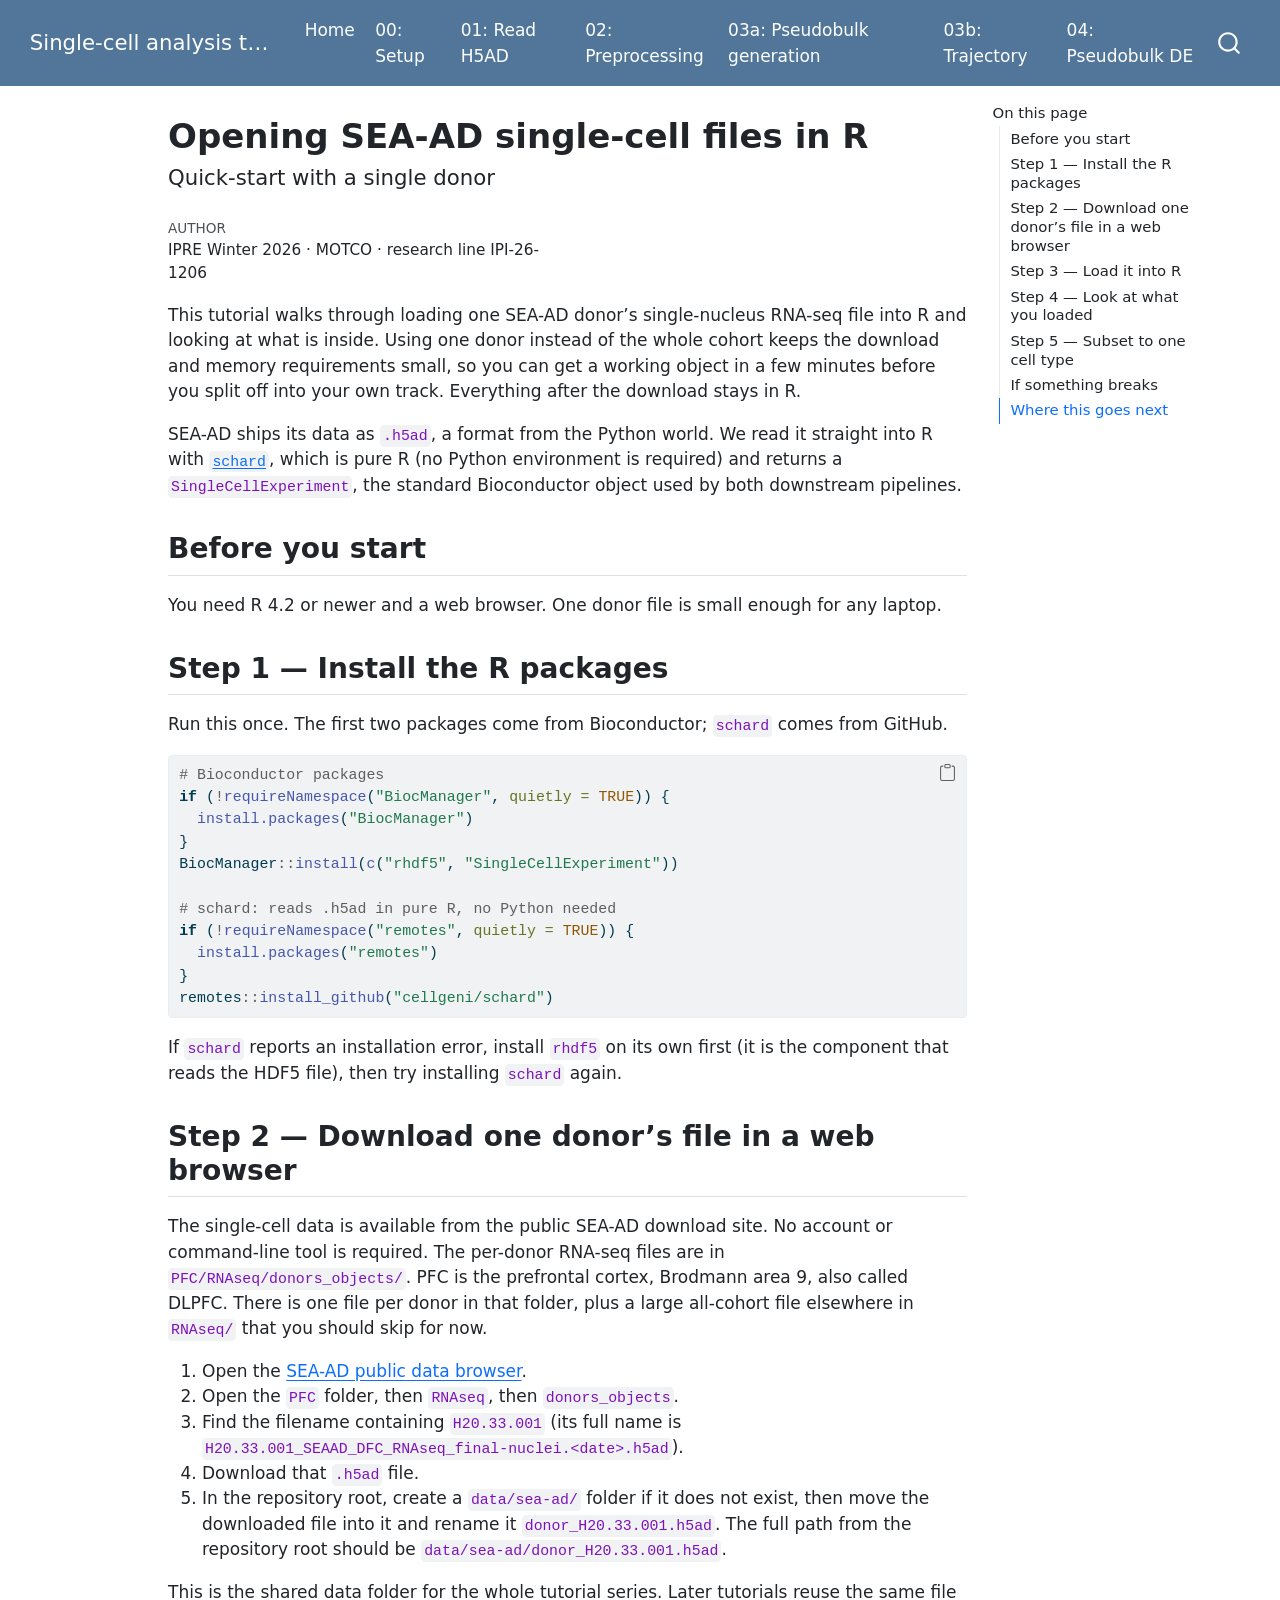
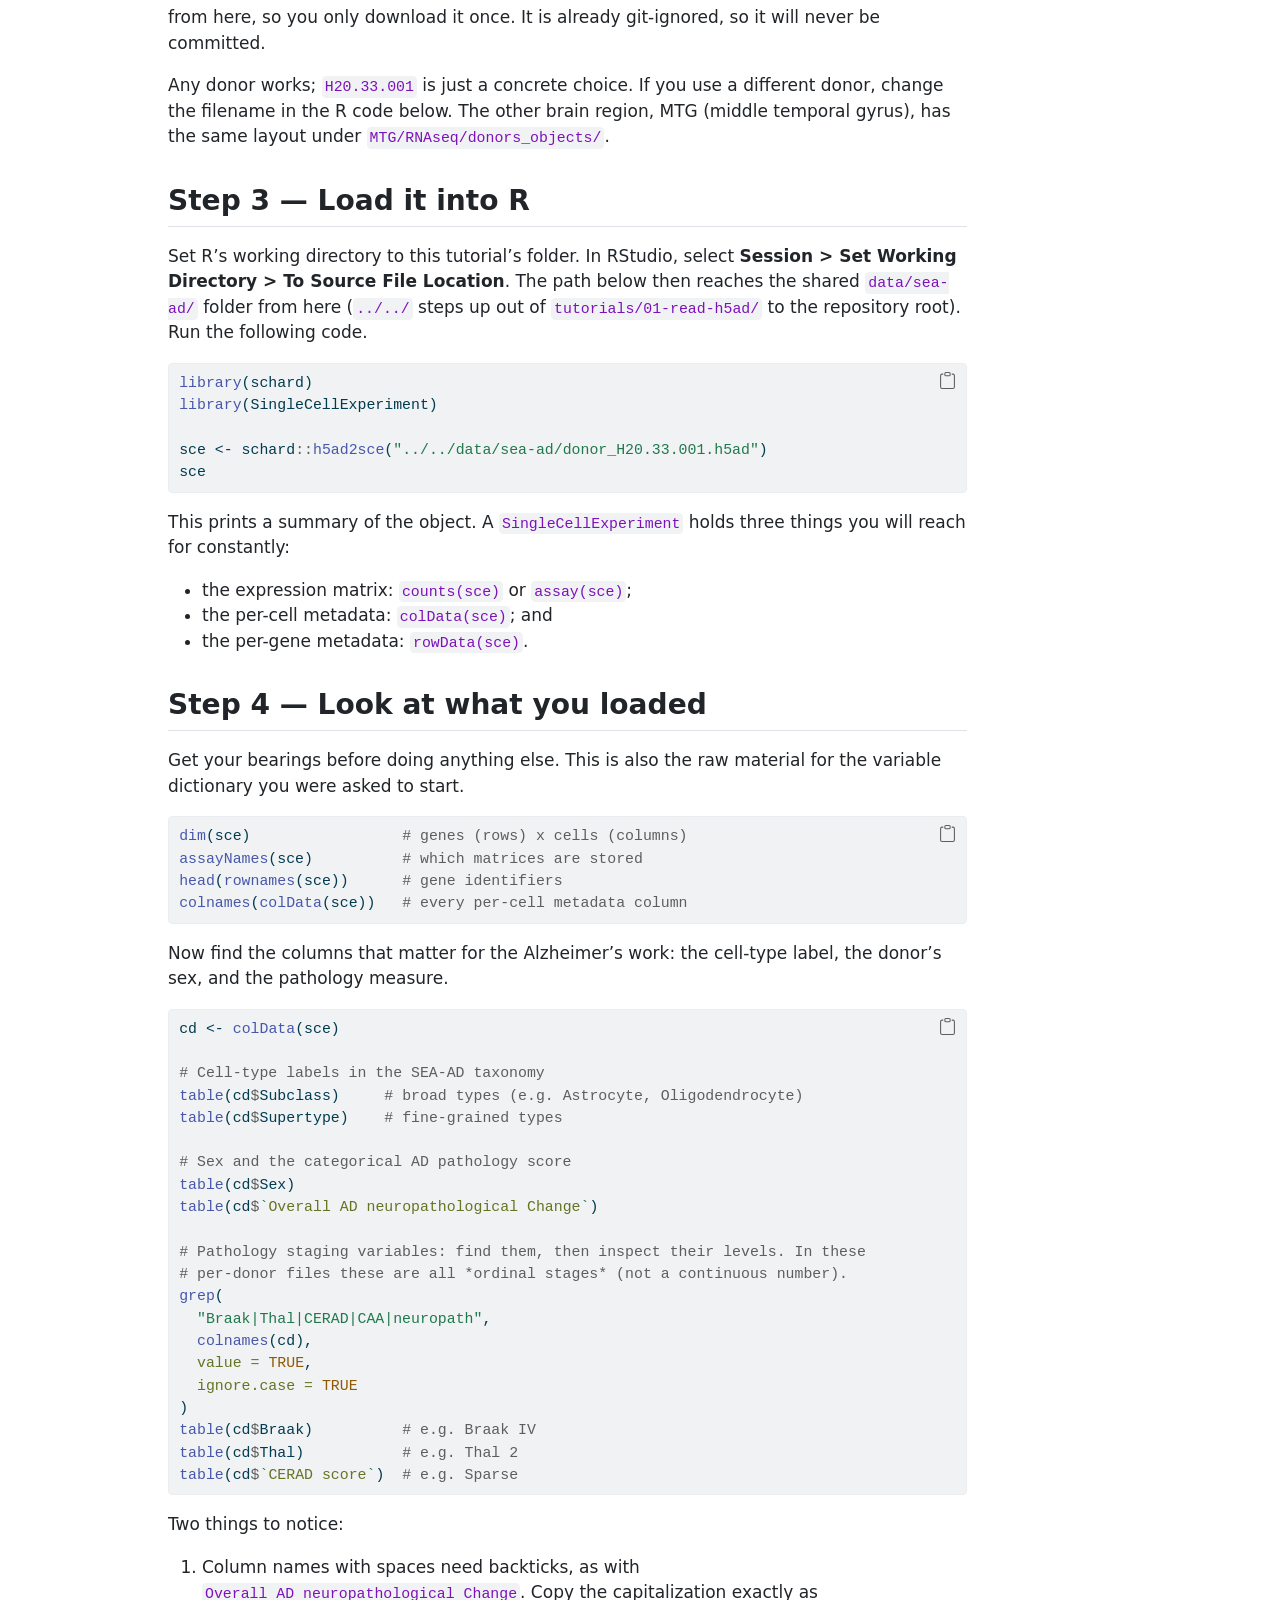
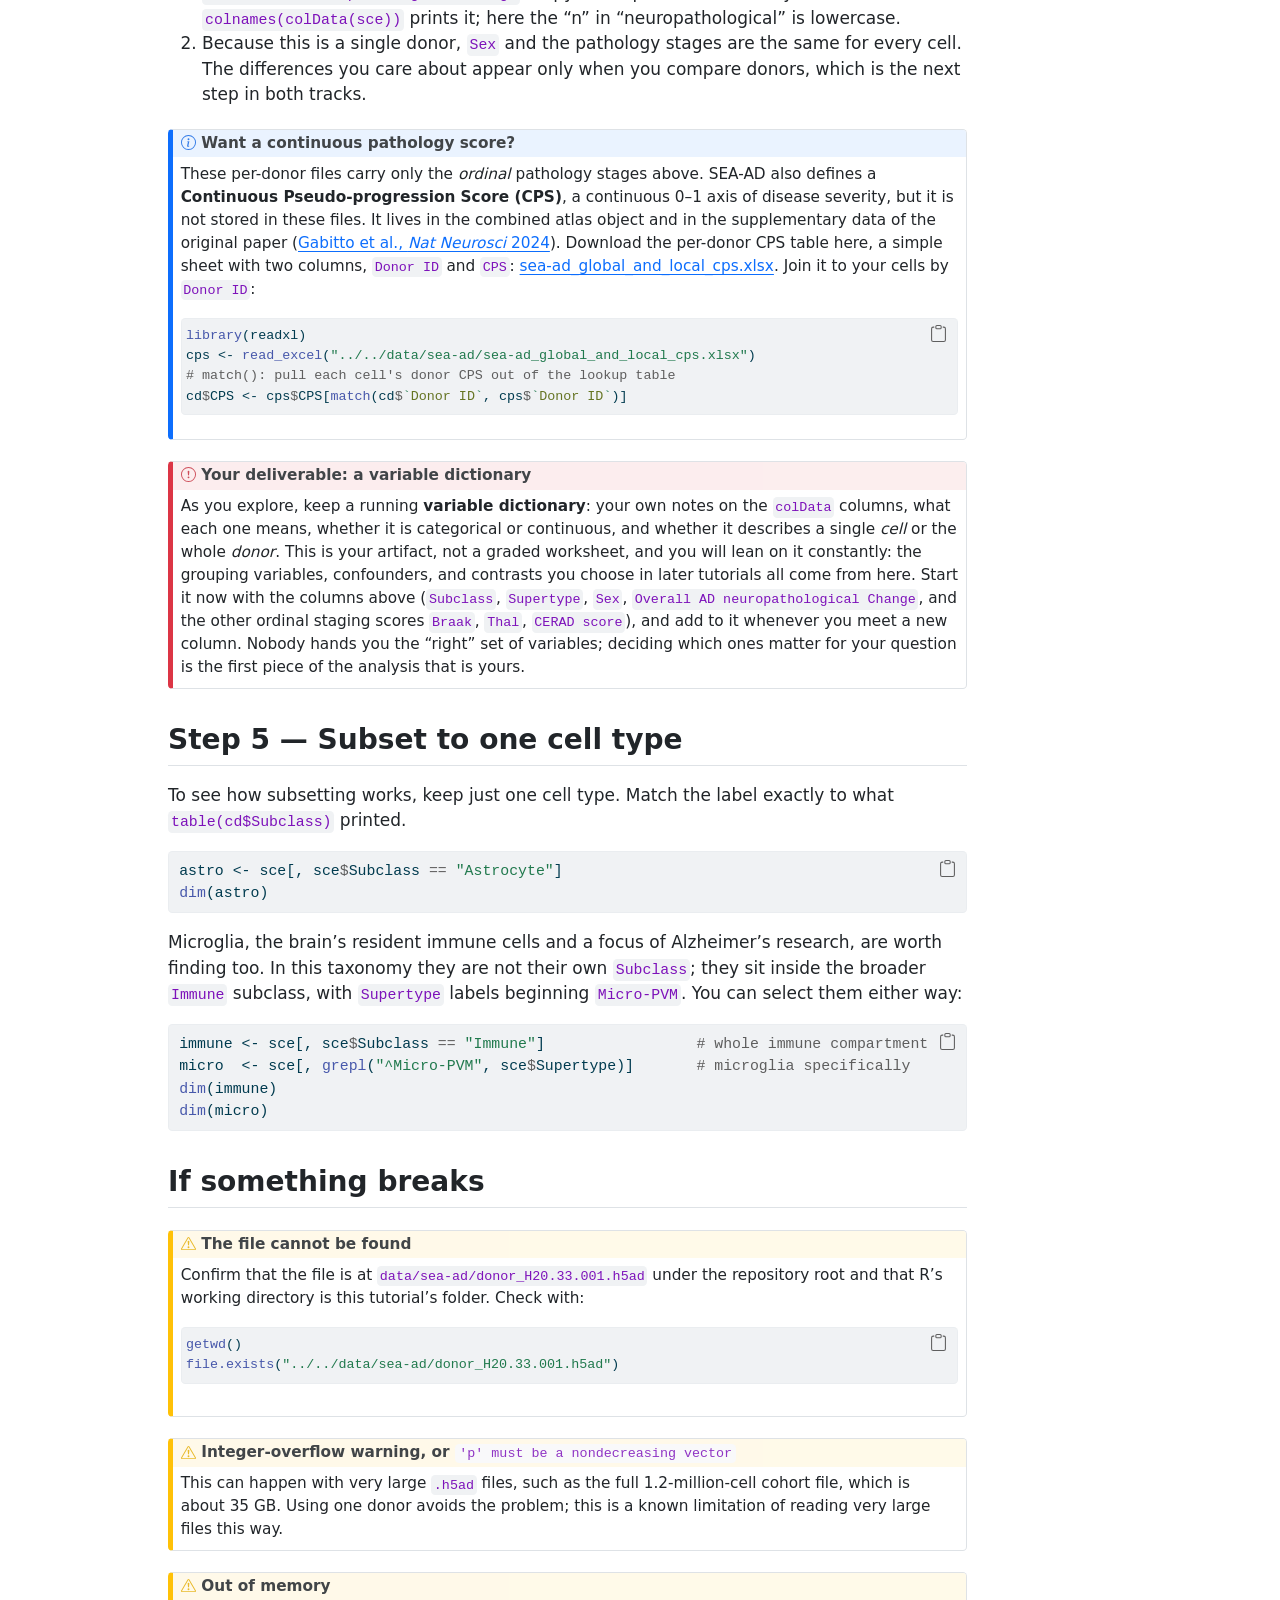
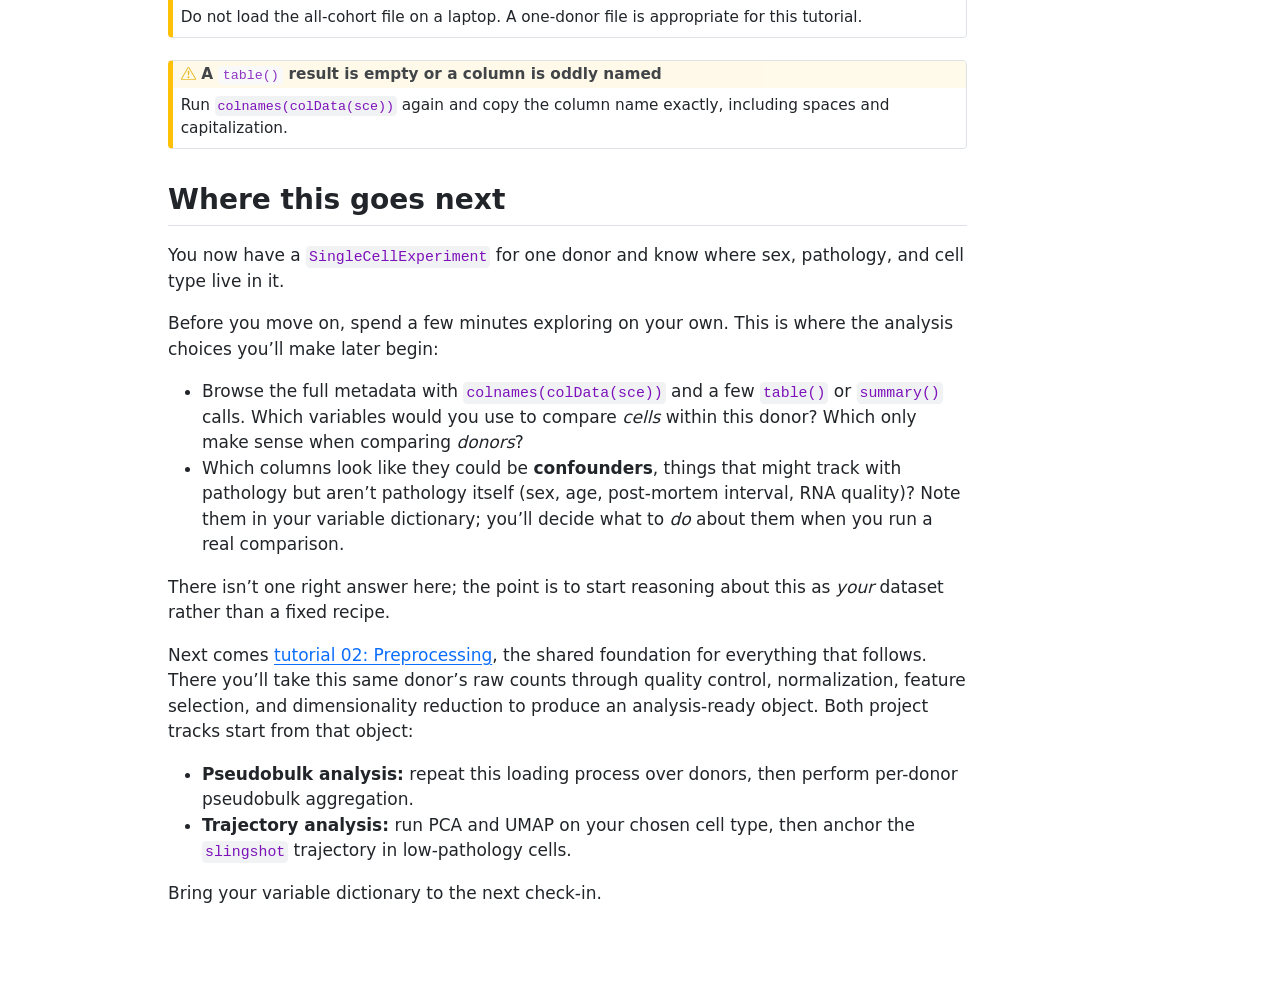
<file: tutorials/01-read-h5ad/index.html>
<!DOCTYPE html>
<html xmlns="http://www.w3.org/1999/xhtml" lang="en" xml:lang="en"><head>

<meta charset="utf-8">
<meta name="generator" content="quarto-1.9.38">

<meta name="viewport" content="width=device-width, initial-scale=1.0, user-scalable=yes">

<meta name="author" content="IPRE Winter 2026 · MOTCO · research line IPI-26-1206">

<title>Opening SEA-AD single-cell files in R – Single-cell analysis tutorials</title>
<style>
/* Default styles provided by pandoc.
** See https://pandoc.org/MANUAL.html#variables-for-html for config info.
*/
code{white-space: pre-wrap;}
span.smallcaps{font-variant: small-caps;}
div.columns{display: flex; gap: min(4vw, 1.5em);}
div.column{flex: auto; overflow-x: auto;}
div.hanging-indent{margin-left: 1.5em; text-indent: -1.5em;}
ul.task-list{list-style: none;}
ul.task-list li input[type="checkbox"] {
  width: 0.8em;
  margin: 0 0.8em 0.2em -1em; /* quarto-specific, see https://github.com/quarto-dev/quarto-cli/issues/4556 */ 
  vertical-align: middle;
}
/* CSS for syntax highlighting */
html { -webkit-text-size-adjust: 100%; }
pre > code.sourceCode { white-space: pre; position: relative; }
pre > code.sourceCode > span { display: inline-block; line-height: 1.25; }
pre > code.sourceCode > span:empty { height: 1.2em; }
.sourceCode { overflow: visible; }
code.sourceCode > span { color: inherit; text-decoration: inherit; }
div.sourceCode { margin: 1em 0; }
pre.sourceCode { margin: 0; }
@media screen {
div.sourceCode { overflow: auto; }
}
@media print {
pre > code.sourceCode { white-space: pre-wrap; }
pre > code.sourceCode > span { text-indent: -5em; padding-left: 5em; }
}
pre.numberSource code
  { counter-reset: source-line 0; }
pre.numberSource code > span
  { position: relative; left: -4em; counter-increment: source-line; }
pre.numberSource code > span > a:first-child::before
  { content: counter(source-line);
    position: relative; left: -1em; text-align: right; vertical-align: baseline;
    border: none; display: inline-block;
    -webkit-touch-callout: none; -webkit-user-select: none;
    -khtml-user-select: none; -moz-user-select: none;
    -ms-user-select: none; user-select: none;
    padding: 0 4px; width: 4em;
  }
pre.numberSource { margin-left: 3em;  padding-left: 4px; }
div.sourceCode
  {   }
@media screen {
pre > code.sourceCode > span > a:first-child::before { text-decoration: underline; }
}
</style>


<script src="../../site_libs/quarto-nav/quarto-nav.js"></script>
<script src="../../site_libs/quarto-nav/headroom.min.js"></script>
<script src="../../site_libs/clipboard/clipboard.min.js"></script>
<script src="../../site_libs/quarto-search/autocomplete.umd.js"></script>
<script src="../../site_libs/quarto-search/fuse.min.js"></script>
<script src="../../site_libs/quarto-search/quarto-search.js"></script>
<meta name="quarto:offset" content="../../">
<script src="../../site_libs/quarto-html/quarto.js" type="module"></script>
<script src="../../site_libs/quarto-html/tabsets/tabsets.js" type="module"></script>
<script src="../../site_libs/quarto-html/popper.min.js"></script>
<script src="../../site_libs/quarto-html/tippy.umd.min.js"></script>
<script src="../../site_libs/quarto-html/anchor.min.js"></script>
<link href="../../site_libs/quarto-html/tippy.css" rel="stylesheet">
<link href="../../site_libs/quarto-html/quarto-syntax-highlighting-15634bcf2e68342d4ad2dfa704d543f6.css" rel="stylesheet" id="quarto-text-highlighting-styles">
<script src="../../site_libs/bootstrap/bootstrap.min.js"></script>
<link href="../../site_libs/bootstrap/bootstrap-icons.css" rel="stylesheet">
<link href="../../site_libs/bootstrap/bootstrap-e7099dccd2c64493c1fb02673752d9e1.min.css" rel="stylesheet" append-hash="true" id="quarto-bootstrap" data-mode="light">
<script id="quarto-search-options" type="application/json">{
  "location": "navbar",
  "copy-button": false,
  "collapse-after": 3,
  "panel-placement": "end",
  "type": "overlay",
  "limit": 50,
  "keyboard-shortcut": [
    "f",
    "/",
    "s"
  ],
  "show-item-context": false,
  "language": {
    "search-no-results-text": "No results",
    "search-matching-documents-text": "matching documents",
    "search-copy-link-title": "Copy link to search",
    "search-hide-matches-text": "Hide additional matches",
    "search-more-match-text": "more match in this document",
    "search-more-matches-text": "more matches in this document",
    "search-clear-button-title": "Clear",
    "search-text-placeholder": "",
    "search-detached-cancel-button-title": "Cancel",
    "search-submit-button-title": "Submit",
    "search-label": "Search"
  }
}</script>


</head>

<body class="nav-fixed quarto-light">

<div id="quarto-search-results"></div>
  <header id="quarto-header" class="headroom fixed-top">
    <nav class="navbar navbar-expand-lg " data-bs-theme="dark">
      <div class="navbar-container container-fluid">
      <div class="navbar-brand-container mx-auto">
    <a class="navbar-brand" href="../../index.html">
    <span class="navbar-title">Single-cell analysis tutorials</span>
    </a>
  </div>
            <div id="quarto-search" class="" title="Search"></div>
          <button class="navbar-toggler" type="button" data-bs-toggle="collapse" data-bs-target="#navbarCollapse" aria-controls="navbarCollapse" role="menu" aria-expanded="false" aria-label="Toggle navigation" onclick="if (window.quartoToggleHeadroom) { window.quartoToggleHeadroom(); }">
  <span class="navbar-toggler-icon"></span>
</button>
          <div class="collapse navbar-collapse" id="navbarCollapse">
            <ul class="navbar-nav navbar-nav-scroll me-auto">
  <li class="nav-item">
    <a class="nav-link" href="../../index.html"> 
<span class="menu-text">Home</span></a>
  </li>  
  <li class="nav-item">
    <a class="nav-link" href="../../tutorials/00-setup/index.html"> 
<span class="menu-text">00: Setup</span></a>
  </li>  
  <li class="nav-item">
    <a class="nav-link active" href="../../tutorials/01-read-h5ad/index.html" aria-current="page"> 
<span class="menu-text">01: Read H5AD</span></a>
  </li>  
  <li class="nav-item">
    <a class="nav-link" href="../../tutorials/02-preprocessing/index.html"> 
<span class="menu-text">02: Preprocessing</span></a>
  </li>  
  <li class="nav-item">
    <a class="nav-link" href="../../tutorials/03a-pseudobulk/index.html"> 
<span class="menu-text">03a: Pseudobulk generation</span></a>
  </li>  
  <li class="nav-item">
    <a class="nav-link" href="../../tutorials/03b-trajectory/index.html"> 
<span class="menu-text">03b: Trajectory</span></a>
  </li>  
  <li class="nav-item">
    <a class="nav-link" href="../../tutorials/04-pseudobulk-de/index.html"> 
<span class="menu-text">04: Pseudobulk DE</span></a>
  </li>  
</ul>
          </div> <!-- /navcollapse -->
            <div class="quarto-navbar-tools">
</div>
      </div> <!-- /container-fluid -->
    </nav>
</header>
<!-- content -->
<div id="quarto-content" class="quarto-container page-columns page-rows-contents page-layout-article page-navbar">
<!-- sidebar -->
<!-- margin-sidebar -->
    <div id="quarto-margin-sidebar" class="sidebar margin-sidebar">
        <nav id="TOC" role="doc-toc" class="toc-active">
    <h2 id="toc-title">On this page</h2>
   
  <ul>
  <li><a href="#before-you-start" id="toc-before-you-start" class="nav-link active" data-scroll-target="#before-you-start">Before you start</a></li>
  <li><a href="#step-1-install-the-r-packages" id="toc-step-1-install-the-r-packages" class="nav-link" data-scroll-target="#step-1-install-the-r-packages">Step 1 — Install the R packages</a></li>
  <li><a href="#step-2-download-one-donors-file-in-a-web-browser" id="toc-step-2-download-one-donors-file-in-a-web-browser" class="nav-link" data-scroll-target="#step-2-download-one-donors-file-in-a-web-browser">Step 2 — Download one donor’s file in a web browser</a></li>
  <li><a href="#step-3-load-it-into-r" id="toc-step-3-load-it-into-r" class="nav-link" data-scroll-target="#step-3-load-it-into-r">Step 3 — Load it into R</a></li>
  <li><a href="#step-4-look-at-what-you-loaded" id="toc-step-4-look-at-what-you-loaded" class="nav-link" data-scroll-target="#step-4-look-at-what-you-loaded">Step 4 — Look at what you loaded</a></li>
  <li><a href="#step-5-subset-to-one-cell-type" id="toc-step-5-subset-to-one-cell-type" class="nav-link" data-scroll-target="#step-5-subset-to-one-cell-type">Step 5 — Subset to one cell type</a></li>
  <li><a href="#if-something-breaks" id="toc-if-something-breaks" class="nav-link" data-scroll-target="#if-something-breaks">If something breaks</a></li>
  <li><a href="#where-this-goes-next" id="toc-where-this-goes-next" class="nav-link" data-scroll-target="#where-this-goes-next">Where this goes next</a></li>
  </ul>
</nav>
    </div>
<!-- main -->
<main class="content" id="quarto-document-content">

<header id="title-block-header" class="quarto-title-block default">
<div class="quarto-title">
<h1 class="title">Opening SEA-AD single-cell files in R</h1>
<p class="subtitle lead">Quick-start with a single donor</p>
</div>



<div class="quarto-title-meta">

    <div>
    <div class="quarto-title-meta-heading">Author</div>
    <div class="quarto-title-meta-contents">
             <p>IPRE Winter 2026 · MOTCO · research line IPI-26-1206 </p>
          </div>
  </div>
    
  
    
  </div>
  


</header>


<p>This tutorial walks through loading one SEA-AD donor’s single-nucleus RNA-seq file into R and looking at what is inside. Using one donor instead of the whole cohort keeps the download and memory requirements small, so you can get a working object in a few minutes before you split off into your own track. Everything after the download stays in R.</p>
<p>SEA-AD ships its data as <code>.h5ad</code>, a format from the Python world. We read it straight into R with <a href="https://github.com/cellgeni/schard"><code>schard</code></a>, which is pure R (no Python environment is required) and returns a <code>SingleCellExperiment</code>, the standard Bioconductor object used by both downstream pipelines.</p>
<section id="before-you-start" class="level2">
<h2 class="anchored" data-anchor-id="before-you-start">Before you start</h2>
<p>You need R 4.2 or newer and a web browser. One donor file is small enough for any laptop.</p>
</section>
<section id="step-1-install-the-r-packages" class="level2">
<h2 class="anchored" data-anchor-id="step-1-install-the-r-packages">Step 1 — Install the R packages</h2>
<p>Run this once. The first two packages come from Bioconductor; <code>schard</code> comes from GitHub.</p>
<div class="cell">
<div class="code-copy-outer-scaffold"><div class="sourceCode cell-code" id="cb1"><pre class="sourceCode r code-with-copy"><code class="sourceCode r"><span id="cb1-1"><a href="#cb1-1" aria-hidden="true" tabindex="-1"></a><span class="co"># Bioconductor packages</span></span>
<span id="cb1-2"><a href="#cb1-2" aria-hidden="true" tabindex="-1"></a><span class="cf">if</span> (<span class="sc">!</span><span class="fu">requireNamespace</span>(<span class="st">"BiocManager"</span>, <span class="at">quietly =</span> <span class="cn">TRUE</span>)) {</span>
<span id="cb1-3"><a href="#cb1-3" aria-hidden="true" tabindex="-1"></a>  <span class="fu">install.packages</span>(<span class="st">"BiocManager"</span>)</span>
<span id="cb1-4"><a href="#cb1-4" aria-hidden="true" tabindex="-1"></a>}</span>
<span id="cb1-5"><a href="#cb1-5" aria-hidden="true" tabindex="-1"></a>BiocManager<span class="sc">::</span><span class="fu">install</span>(<span class="fu">c</span>(<span class="st">"rhdf5"</span>, <span class="st">"SingleCellExperiment"</span>))</span>
<span id="cb1-6"><a href="#cb1-6" aria-hidden="true" tabindex="-1"></a></span>
<span id="cb1-7"><a href="#cb1-7" aria-hidden="true" tabindex="-1"></a><span class="co"># schard: reads .h5ad in pure R, no Python needed</span></span>
<span id="cb1-8"><a href="#cb1-8" aria-hidden="true" tabindex="-1"></a><span class="cf">if</span> (<span class="sc">!</span><span class="fu">requireNamespace</span>(<span class="st">"remotes"</span>, <span class="at">quietly =</span> <span class="cn">TRUE</span>)) {</span>
<span id="cb1-9"><a href="#cb1-9" aria-hidden="true" tabindex="-1"></a>  <span class="fu">install.packages</span>(<span class="st">"remotes"</span>)</span>
<span id="cb1-10"><a href="#cb1-10" aria-hidden="true" tabindex="-1"></a>}</span>
<span id="cb1-11"><a href="#cb1-11" aria-hidden="true" tabindex="-1"></a>remotes<span class="sc">::</span><span class="fu">install_github</span>(<span class="st">"cellgeni/schard"</span>)</span></code></pre></div><button title="Copy to Clipboard" class="code-copy-button"><i class="bi"></i></button></div>
</div>
<p>If <code>schard</code> reports an installation error, install <code>rhdf5</code> on its own first (it is the component that reads the HDF5 file), then try installing <code>schard</code> again.</p>
</section>
<section id="step-2-download-one-donors-file-in-a-web-browser" class="level2">
<h2 class="anchored" data-anchor-id="step-2-download-one-donors-file-in-a-web-browser">Step 2 — Download one donor’s file in a web browser</h2>
<p>The single-cell data is available from the public SEA-AD download site. No account or command-line tool is required. The per-donor RNA-seq files are in <code>PFC/RNAseq/donors_objects/</code>. PFC is the prefrontal cortex, Brodmann area 9, also called DLPFC. There is one file per donor in that folder, plus a large all-cohort file elsewhere in <code>RNAseq/</code> that you should skip for now.</p>
<ol type="1">
<li>Open the <a href="https://sea-ad-single-cell-profiling.s3.amazonaws.com/index.html">SEA-AD public data browser</a>.</li>
<li>Open the <code>PFC</code> folder, then <code>RNAseq</code>, then <code>donors_objects</code>.</li>
<li>Find the filename containing <code>H20.33.001</code> (its full name is <code>H20.33.001_SEAAD_DFC_RNAseq_final-nuclei.&lt;date&gt;.h5ad</code>).</li>
<li>Download that <code>.h5ad</code> file.</li>
<li>In the repository root, create a <code>data/sea-ad/</code> folder if it does not exist, then move the downloaded file into it and rename it <code>donor_H20.33.001.h5ad</code>. The full path from the repository root should be <code>data/sea-ad/donor_H20.33.001.h5ad</code>.</li>
</ol>
<p>This is the shared data folder for the whole tutorial series. Later tutorials reuse the same file from here, so you only download it once. It is already git-ignored, so it will never be committed.</p>
<p>Any donor works; <code>H20.33.001</code> is just a concrete choice. If you use a different donor, change the filename in the R code below. The other brain region, MTG (middle temporal gyrus), has the same layout under <code>MTG/RNAseq/donors_objects/</code>.</p>
</section>
<section id="step-3-load-it-into-r" class="level2">
<h2 class="anchored" data-anchor-id="step-3-load-it-into-r">Step 3 — Load it into R</h2>
<p>Set R’s working directory to this tutorial’s folder. In RStudio, select <strong>Session &gt; Set Working Directory &gt; To Source File Location</strong>. The path below then reaches the shared <code>data/sea-ad/</code> folder from here (<code>../../</code> steps up out of <code>tutorials/01-read-h5ad/</code> to the repository root). Run the following code.</p>
<div class="cell">
<div class="code-copy-outer-scaffold"><div class="sourceCode cell-code" id="cb2"><pre class="sourceCode r code-with-copy"><code class="sourceCode r"><span id="cb2-1"><a href="#cb2-1" aria-hidden="true" tabindex="-1"></a><span class="fu">library</span>(schard)</span>
<span id="cb2-2"><a href="#cb2-2" aria-hidden="true" tabindex="-1"></a><span class="fu">library</span>(SingleCellExperiment)</span>
<span id="cb2-3"><a href="#cb2-3" aria-hidden="true" tabindex="-1"></a></span>
<span id="cb2-4"><a href="#cb2-4" aria-hidden="true" tabindex="-1"></a>sce <span class="ot">&lt;-</span> schard<span class="sc">::</span><span class="fu">h5ad2sce</span>(<span class="st">"../../data/sea-ad/donor_H20.33.001.h5ad"</span>)</span>
<span id="cb2-5"><a href="#cb2-5" aria-hidden="true" tabindex="-1"></a>sce</span></code></pre></div><button title="Copy to Clipboard" class="code-copy-button"><i class="bi"></i></button></div>
</div>
<p>This prints a summary of the object. A <code>SingleCellExperiment</code> holds three things you will reach for constantly:</p>
<ul>
<li>the expression matrix: <code>counts(sce)</code> or <code>assay(sce)</code>;</li>
<li>the per-cell metadata: <code>colData(sce)</code>; and</li>
<li>the per-gene metadata: <code>rowData(sce)</code>.</li>
</ul>
</section>
<section id="step-4-look-at-what-you-loaded" class="level2">
<h2 class="anchored" data-anchor-id="step-4-look-at-what-you-loaded">Step 4 — Look at what you loaded</h2>
<p>Get your bearings before doing anything else. This is also the raw material for the variable dictionary you were asked to start.</p>
<div class="cell">
<div class="code-copy-outer-scaffold"><div class="sourceCode cell-code" id="cb3"><pre class="sourceCode r code-with-copy"><code class="sourceCode r"><span id="cb3-1"><a href="#cb3-1" aria-hidden="true" tabindex="-1"></a><span class="fu">dim</span>(sce)                 <span class="co"># genes (rows) x cells (columns)</span></span>
<span id="cb3-2"><a href="#cb3-2" aria-hidden="true" tabindex="-1"></a><span class="fu">assayNames</span>(sce)          <span class="co"># which matrices are stored</span></span>
<span id="cb3-3"><a href="#cb3-3" aria-hidden="true" tabindex="-1"></a><span class="fu">head</span>(<span class="fu">rownames</span>(sce))      <span class="co"># gene identifiers</span></span>
<span id="cb3-4"><a href="#cb3-4" aria-hidden="true" tabindex="-1"></a><span class="fu">colnames</span>(<span class="fu">colData</span>(sce))   <span class="co"># every per-cell metadata column</span></span></code></pre></div><button title="Copy to Clipboard" class="code-copy-button"><i class="bi"></i></button></div>
</div>
<p>Now find the columns that matter for the Alzheimer’s work: the cell-type label, the donor’s sex, and the pathology measure.</p>
<div class="cell">
<div class="code-copy-outer-scaffold"><div class="sourceCode cell-code" id="cb4"><pre class="sourceCode r code-with-copy"><code class="sourceCode r"><span id="cb4-1"><a href="#cb4-1" aria-hidden="true" tabindex="-1"></a>cd <span class="ot">&lt;-</span> <span class="fu">colData</span>(sce)</span>
<span id="cb4-2"><a href="#cb4-2" aria-hidden="true" tabindex="-1"></a></span>
<span id="cb4-3"><a href="#cb4-3" aria-hidden="true" tabindex="-1"></a><span class="co"># Cell-type labels in the SEA-AD taxonomy</span></span>
<span id="cb4-4"><a href="#cb4-4" aria-hidden="true" tabindex="-1"></a><span class="fu">table</span>(cd<span class="sc">$</span>Subclass)     <span class="co"># broad types (e.g. Astrocyte, Oligodendrocyte)</span></span>
<span id="cb4-5"><a href="#cb4-5" aria-hidden="true" tabindex="-1"></a><span class="fu">table</span>(cd<span class="sc">$</span>Supertype)    <span class="co"># fine-grained types</span></span>
<span id="cb4-6"><a href="#cb4-6" aria-hidden="true" tabindex="-1"></a></span>
<span id="cb4-7"><a href="#cb4-7" aria-hidden="true" tabindex="-1"></a><span class="co"># Sex and the categorical AD pathology score</span></span>
<span id="cb4-8"><a href="#cb4-8" aria-hidden="true" tabindex="-1"></a><span class="fu">table</span>(cd<span class="sc">$</span>Sex)</span>
<span id="cb4-9"><a href="#cb4-9" aria-hidden="true" tabindex="-1"></a><span class="fu">table</span>(cd<span class="sc">$</span><span class="st">`</span><span class="at">Overall AD neuropathological Change</span><span class="st">`</span>)</span>
<span id="cb4-10"><a href="#cb4-10" aria-hidden="true" tabindex="-1"></a></span>
<span id="cb4-11"><a href="#cb4-11" aria-hidden="true" tabindex="-1"></a><span class="co"># Pathology staging variables: find them, then inspect their levels. In these</span></span>
<span id="cb4-12"><a href="#cb4-12" aria-hidden="true" tabindex="-1"></a><span class="co"># per-donor files these are all *ordinal stages* (not a continuous number).</span></span>
<span id="cb4-13"><a href="#cb4-13" aria-hidden="true" tabindex="-1"></a><span class="fu">grep</span>(</span>
<span id="cb4-14"><a href="#cb4-14" aria-hidden="true" tabindex="-1"></a>  <span class="st">"Braak|Thal|CERAD|CAA|neuropath"</span>,</span>
<span id="cb4-15"><a href="#cb4-15" aria-hidden="true" tabindex="-1"></a>  <span class="fu">colnames</span>(cd),</span>
<span id="cb4-16"><a href="#cb4-16" aria-hidden="true" tabindex="-1"></a>  <span class="at">value =</span> <span class="cn">TRUE</span>,</span>
<span id="cb4-17"><a href="#cb4-17" aria-hidden="true" tabindex="-1"></a>  <span class="at">ignore.case =</span> <span class="cn">TRUE</span></span>
<span id="cb4-18"><a href="#cb4-18" aria-hidden="true" tabindex="-1"></a>)</span>
<span id="cb4-19"><a href="#cb4-19" aria-hidden="true" tabindex="-1"></a><span class="fu">table</span>(cd<span class="sc">$</span>Braak)          <span class="co"># e.g. Braak IV</span></span>
<span id="cb4-20"><a href="#cb4-20" aria-hidden="true" tabindex="-1"></a><span class="fu">table</span>(cd<span class="sc">$</span>Thal)           <span class="co"># e.g. Thal 2</span></span>
<span id="cb4-21"><a href="#cb4-21" aria-hidden="true" tabindex="-1"></a><span class="fu">table</span>(cd<span class="sc">$</span><span class="st">`</span><span class="at">CERAD score</span><span class="st">`</span>)  <span class="co"># e.g. Sparse</span></span></code></pre></div><button title="Copy to Clipboard" class="code-copy-button"><i class="bi"></i></button></div>
</div>
<p>Two things to notice:</p>
<ol type="1">
<li>Column names with spaces need backticks, as with <code>Overall AD neuropathological Change</code>. Copy the capitalization exactly as <code>colnames(colData(sce))</code> prints it; here the “n” in “neuropathological” is lowercase.</li>
<li>Because this is a single donor, <code>Sex</code> and the pathology stages are the same for every cell. The differences you care about appear only when you compare donors, which is the next step in both tracks.</li>
</ol>
<div class="callout callout-style-default callout-note callout-titled" title="Want a continuous pathology score?">
<div class="callout-header d-flex align-content-center">
<div class="callout-icon-container">
<i class="callout-icon"></i>
</div>
<div class="callout-title-container flex-fill">
<span class="screen-reader-only">Note</span>Want a continuous pathology score?
</div>
</div>
<div class="callout-body-container callout-body">
<p>These per-donor files carry only the <em>ordinal</em> pathology stages above. SEA-AD also defines a <strong>Continuous Pseudo-progression Score (CPS)</strong>, a continuous 0–1 axis of disease severity, but it is not stored in these files. It lives in the combined atlas object and in the supplementary data of the original paper (<a href="https://www.nature.com/articles/s41593-024-01774-5">Gabitto et al., <em>Nat Neurosci</em> 2024</a>). Download the per-donor CPS table here, a simple sheet with two columns, <code>Donor ID</code> and <code>CPS</code>: <a href="https://cdn.prod.website-files.com/689cfbd308fa7373b604d290/6a457afa3e9ab7e81cabccb1_sea-ad_global_and_local_cps_050126.xlsx">sea-ad_global_and_local_cps.xlsx</a>. Join it to your cells by <code>Donor ID</code>:</p>
<div class="code-copy-outer-scaffold"><div class="sourceCode" id="cb5"><pre class="sourceCode r code-with-copy"><code class="sourceCode r"><span id="cb5-1"><a href="#cb5-1" aria-hidden="true" tabindex="-1"></a><span class="fu">library</span>(readxl)</span>
<span id="cb5-2"><a href="#cb5-2" aria-hidden="true" tabindex="-1"></a>cps <span class="ot">&lt;-</span> <span class="fu">read_excel</span>(<span class="st">"../../data/sea-ad/sea-ad_global_and_local_cps.xlsx"</span>)</span>
<span id="cb5-3"><a href="#cb5-3" aria-hidden="true" tabindex="-1"></a><span class="co"># match(): pull each cell's donor CPS out of the lookup table</span></span>
<span id="cb5-4"><a href="#cb5-4" aria-hidden="true" tabindex="-1"></a>cd<span class="sc">$</span>CPS <span class="ot">&lt;-</span> cps<span class="sc">$</span>CPS[<span class="fu">match</span>(cd<span class="sc">$</span><span class="st">`</span><span class="at">Donor ID</span><span class="st">`</span>, cps<span class="sc">$</span><span class="st">`</span><span class="at">Donor ID</span><span class="st">`</span>)]</span></code></pre></div><button title="Copy to Clipboard" class="code-copy-button"><i class="bi"></i></button></div>
</div>
</div>
<div class="callout callout-style-default callout-important callout-titled" title="Your deliverable: a variable dictionary">
<div class="callout-header d-flex align-content-center">
<div class="callout-icon-container">
<i class="callout-icon"></i>
</div>
<div class="callout-title-container flex-fill">
<span class="screen-reader-only">Important</span>Your deliverable: a variable dictionary
</div>
</div>
<div class="callout-body-container callout-body">
<p>As you explore, keep a running <strong>variable dictionary</strong>: your own notes on the <code>colData</code> columns, what each one means, whether it is categorical or continuous, and whether it describes a single <em>cell</em> or the whole <em>donor</em>. This is your artifact, not a graded worksheet, and you will lean on it constantly: the grouping variables, confounders, and contrasts you choose in later tutorials all come from here. Start it now with the columns above (<code>Subclass</code>, <code>Supertype</code>, <code>Sex</code>, <code>Overall AD neuropathological Change</code>, and the other ordinal staging scores <code>Braak</code>, <code>Thal</code>, <code>CERAD score</code>), and add to it whenever you meet a new column. Nobody hands you the “right” set of variables; deciding which ones matter for your question is the first piece of the analysis that is yours.</p>
</div>
</div>
</section>
<section id="step-5-subset-to-one-cell-type" class="level2">
<h2 class="anchored" data-anchor-id="step-5-subset-to-one-cell-type">Step 5 — Subset to one cell type</h2>
<p>To see how subsetting works, keep just one cell type. Match the label exactly to what <code>table(cd$Subclass)</code> printed.</p>
<div class="cell">
<div class="code-copy-outer-scaffold"><div class="sourceCode cell-code" id="cb6"><pre class="sourceCode r code-with-copy"><code class="sourceCode r"><span id="cb6-1"><a href="#cb6-1" aria-hidden="true" tabindex="-1"></a>astro <span class="ot">&lt;-</span> sce[, sce<span class="sc">$</span>Subclass <span class="sc">==</span> <span class="st">"Astrocyte"</span>]</span>
<span id="cb6-2"><a href="#cb6-2" aria-hidden="true" tabindex="-1"></a><span class="fu">dim</span>(astro)</span></code></pre></div><button title="Copy to Clipboard" class="code-copy-button"><i class="bi"></i></button></div>
</div>
<p>Microglia, the brain’s resident immune cells and a focus of Alzheimer’s research, are worth finding too. In this taxonomy they are not their own <code>Subclass</code>; they sit inside the broader <code>Immune</code> subclass, with <code>Supertype</code> labels beginning <code>Micro-PVM</code>. You can select them either way:</p>
<div class="cell">
<div class="code-copy-outer-scaffold"><div class="sourceCode cell-code" id="cb7"><pre class="sourceCode r code-with-copy"><code class="sourceCode r"><span id="cb7-1"><a href="#cb7-1" aria-hidden="true" tabindex="-1"></a>immune <span class="ot">&lt;-</span> sce[, sce<span class="sc">$</span>Subclass <span class="sc">==</span> <span class="st">"Immune"</span>]                 <span class="co"># whole immune compartment</span></span>
<span id="cb7-2"><a href="#cb7-2" aria-hidden="true" tabindex="-1"></a>micro  <span class="ot">&lt;-</span> sce[, <span class="fu">grepl</span>(<span class="st">"^Micro-PVM"</span>, sce<span class="sc">$</span>Supertype)]       <span class="co"># microglia specifically</span></span>
<span id="cb7-3"><a href="#cb7-3" aria-hidden="true" tabindex="-1"></a><span class="fu">dim</span>(immune)</span>
<span id="cb7-4"><a href="#cb7-4" aria-hidden="true" tabindex="-1"></a><span class="fu">dim</span>(micro)</span></code></pre></div><button title="Copy to Clipboard" class="code-copy-button"><i class="bi"></i></button></div>
</div>
</section>
<section id="if-something-breaks" class="level2">
<h2 class="anchored" data-anchor-id="if-something-breaks">If something breaks</h2>
<div class="callout callout-style-default callout-warning callout-titled" title="The file cannot be found">
<div class="callout-header d-flex align-content-center">
<div class="callout-icon-container">
<i class="callout-icon"></i>
</div>
<div class="callout-title-container flex-fill">
<span class="screen-reader-only">Warning</span>The file cannot be found
</div>
</div>
<div class="callout-body-container callout-body">
<p>Confirm that the file is at <code>data/sea-ad/donor_H20.33.001.h5ad</code> under the repository root and that R’s working directory is this tutorial’s folder. Check with:</p>
<div class="cell">
<div class="code-copy-outer-scaffold"><div class="sourceCode cell-code" id="cb8"><pre class="sourceCode r code-with-copy"><code class="sourceCode r"><span id="cb8-1"><a href="#cb8-1" aria-hidden="true" tabindex="-1"></a><span class="fu">getwd</span>()</span>
<span id="cb8-2"><a href="#cb8-2" aria-hidden="true" tabindex="-1"></a><span class="fu">file.exists</span>(<span class="st">"../../data/sea-ad/donor_H20.33.001.h5ad"</span>)</span></code></pre></div><button title="Copy to Clipboard" class="code-copy-button"><i class="bi"></i></button></div>
</div>
</div>
</div>
<div class="callout callout-style-default callout-warning callout-titled" title="Integer-overflow warning, or `'p' must be a nondecreasing vector`">
<div class="callout-header d-flex align-content-center">
<div class="callout-icon-container">
<i class="callout-icon"></i>
</div>
<div class="callout-title-container flex-fill">
<span class="screen-reader-only">Warning</span>Integer-overflow warning, or <code>'p' must be a nondecreasing vector</code>
</div>
</div>
<div class="callout-body-container callout-body">
<p>This can happen with very large <code>.h5ad</code> files, such as the full 1.2-million-cell cohort file, which is about 35 GB. Using one donor avoids the problem; this is a known limitation of reading very large files this way.</p>
</div>
</div>
<div class="callout callout-style-default callout-warning callout-titled" title="Out of memory">
<div class="callout-header d-flex align-content-center">
<div class="callout-icon-container">
<i class="callout-icon"></i>
</div>
<div class="callout-title-container flex-fill">
<span class="screen-reader-only">Warning</span>Out of memory
</div>
</div>
<div class="callout-body-container callout-body">
<p>Do not load the all-cohort file on a laptop. A one-donor file is appropriate for this tutorial.</p>
</div>
</div>
<div class="callout callout-style-default callout-warning callout-titled" title="A `table()` result is empty or a column is oddly named">
<div class="callout-header d-flex align-content-center">
<div class="callout-icon-container">
<i class="callout-icon"></i>
</div>
<div class="callout-title-container flex-fill">
<span class="screen-reader-only">Warning</span>A <code>table()</code> result is empty or a column is oddly named
</div>
</div>
<div class="callout-body-container callout-body">
<p>Run <code>colnames(colData(sce))</code> again and copy the column name exactly, including spaces and capitalization.</p>
</div>
</div>
</section>
<section id="where-this-goes-next" class="level2">
<h2 class="anchored" data-anchor-id="where-this-goes-next">Where this goes next</h2>
<p>You now have a <code>SingleCellExperiment</code> for one donor and know where sex, pathology, and cell type live in it.</p>
<p>Before you move on, spend a few minutes exploring on your own. This is where the analysis choices you’ll make later begin:</p>
<ul>
<li>Browse the full metadata with <code>colnames(colData(sce))</code> and a few <code>table()</code> or <code>summary()</code> calls. Which variables would you use to compare <em>cells</em> within this donor? Which only make sense when comparing <em>donors</em>?</li>
<li>Which columns look like they could be <strong>confounders</strong>, things that might track with pathology but aren’t pathology itself (sex, age, post-mortem interval, RNA quality)? Note them in your variable dictionary; you’ll decide what to <em>do</em> about them when you run a real comparison.</li>
</ul>
<p>There isn’t one right answer here; the point is to start reasoning about this as <em>your</em> dataset rather than a fixed recipe.</p>
<p>Next comes <a href="../../tutorials/02-preprocessing/index.html">tutorial 02: Preprocessing</a>, the shared foundation for everything that follows. There you’ll take this same donor’s raw counts through quality control, normalization, feature selection, and dimensionality reduction to produce an analysis-ready object. Both project tracks start from that object:</p>
<ul>
<li><strong>Pseudobulk analysis:</strong> repeat this loading process over donors, then perform per-donor pseudobulk aggregation.</li>
<li><strong>Trajectory analysis:</strong> run PCA and UMAP on your chosen cell type, then anchor the <code>slingshot</code> trajectory in low-pathology cells.</li>
</ul>
<p>Bring your variable dictionary to the next check-in.</p>


</section>

</main> <!-- /main -->
<script id="quarto-html-after-body" type="application/javascript">
  window.document.addEventListener("DOMContentLoaded", function (event) {
    const icon = "";
    const anchorJS = new window.AnchorJS();
    anchorJS.options = {
      placement: 'right',
      icon: icon
    };
    anchorJS.add('.anchored');
    const isCodeAnnotation = (el) => {
      for (const clz of el.classList) {
        if (clz.startsWith('code-annotation-')) {                     
          return true;
        }
      }
      return false;
    }
    const onCopySuccess = function(e) {
      // button target
      const button = e.trigger;
      // don't keep focus
      button.blur();
      // flash "checked"
      button.classList.add('code-copy-button-checked');
      var currentTitle = button.getAttribute("title");
      button.setAttribute("title", "Copied!");
      let tooltip;
      if (window.bootstrap) {
        button.setAttribute("data-bs-toggle", "tooltip");
        button.setAttribute("data-bs-placement", "left");
        button.setAttribute("data-bs-title", "Copied!");
        tooltip = new bootstrap.Tooltip(button, 
          { trigger: "manual", 
            customClass: "code-copy-button-tooltip",
            offset: [0, -8]});
        tooltip.show();    
      }
      setTimeout(function() {
        if (tooltip) {
          tooltip.hide();
          button.removeAttribute("data-bs-title");
          button.removeAttribute("data-bs-toggle");
          button.removeAttribute("data-bs-placement");
        }
        button.setAttribute("title", currentTitle);
        button.classList.remove('code-copy-button-checked');
      }, 1000);
      // clear code selection
      e.clearSelection();
    }
    const getTextToCopy = function(trigger) {
      const outerScaffold = trigger.parentElement.cloneNode(true);
      const codeEl = outerScaffold.querySelector('code');
      for (const childEl of codeEl.children) {
        if (isCodeAnnotation(childEl)) {
          childEl.remove();
        }
      }
      return codeEl.innerText;
    }
    const clipboard = new window.ClipboardJS('.code-copy-button:not([data-in-quarto-modal])', {
      text: getTextToCopy
    });
    clipboard.on('success', onCopySuccess);
    if (window.document.getElementById('quarto-embedded-source-code-modal')) {
      const clipboardModal = new window.ClipboardJS('.code-copy-button[data-in-quarto-modal]', {
        text: getTextToCopy,
        container: window.document.getElementById('quarto-embedded-source-code-modal')
      });
      clipboardModal.on('success', onCopySuccess);
    }
      var localhostRegex = new RegExp(/^(?:http|https):\/\/localhost\:?[0-9]*\//);
      var mailtoRegex = new RegExp(/^mailto:/);
        var filterRegex = new RegExp("https:\/\/tomszar\.github\.io\/single-cell_tutorials\/");
      var isInternal = (href) => {
          return filterRegex.test(href) || localhostRegex.test(href) || mailtoRegex.test(href);
      }
      // Inspect non-navigation links and adorn them if external
     var links = window.document.querySelectorAll('a[href]:not(.nav-link):not(.navbar-brand):not(.toc-action):not(.sidebar-link):not(.sidebar-item-toggle):not(.pagination-link):not(.no-external):not([aria-hidden]):not(.dropdown-item):not(.quarto-navigation-tool):not(.about-link)');
      for (var i=0; i<links.length; i++) {
        const link = links[i];
        if (!isInternal(link.href)) {
          // undo the damage that might have been done by quarto-nav.js in the case of
          // links that we want to consider external
          if (link.dataset.originalHref !== undefined) {
            link.href = link.dataset.originalHref;
          }
        }
      }
    function tippyHover(el, contentFn, onTriggerFn, onUntriggerFn) {
      const config = {
        allowHTML: true,
        maxWidth: 500,
        delay: 100,
        arrow: false,
        appendTo: function(el) {
            return el.parentElement;
        },
        interactive: true,
        interactiveBorder: 10,
        theme: 'quarto',
        placement: 'bottom-start',
      };
      if (contentFn) {
        config.content = contentFn;
      }
      if (onTriggerFn) {
        config.onTrigger = onTriggerFn;
      }
      if (onUntriggerFn) {
        config.onUntrigger = onUntriggerFn;
      }
      window.tippy(el, config); 
    }
    const noterefs = window.document.querySelectorAll('a[role="doc-noteref"]');
    for (var i=0; i<noterefs.length; i++) {
      const ref = noterefs[i];
      tippyHover(ref, function() {
        // use id or data attribute instead here
        let href = ref.getAttribute('data-footnote-href') || ref.getAttribute('href');
        try { href = new URL(href).hash; } catch {}
        const id = href.replace(/^#\/?/, "");
        const note = window.document.getElementById(id);
        if (note) {
          return note.innerHTML;
        } else {
          return "";
        }
      });
    }
    const xrefs = window.document.querySelectorAll('a.quarto-xref');
    const processXRef = (id, note) => {
      // Strip column container classes
      const stripColumnClz = (el) => {
        el.classList.remove("page-full", "page-columns");
        if (el.children) {
          for (const child of el.children) {
            stripColumnClz(child);
          }
        }
      }
      stripColumnClz(note)
      if (id === null || id.startsWith('sec-')) {
        // Special case sections, only their first couple elements
        const container = document.createElement("div");
        if (note.children && note.children.length > 2) {
          container.appendChild(note.children[0].cloneNode(true));
          for (let i = 1; i < note.children.length; i++) {
            const child = note.children[i];
            if (child.tagName === "P" && child.innerText === "") {
              continue;
            } else {
              container.appendChild(child.cloneNode(true));
              break;
            }
          }
          if (window.Quarto?.typesetMath) {
            window.Quarto.typesetMath(container);
          }
          return container.innerHTML
        } else {
          if (window.Quarto?.typesetMath) {
            window.Quarto.typesetMath(note);
          }
          return note.innerHTML;
        }
      } else {
        // Remove any anchor links if they are present
        const anchorLink = note.querySelector('a.anchorjs-link');
        if (anchorLink) {
          anchorLink.remove();
        }
        if (window.Quarto?.typesetMath) {
          window.Quarto.typesetMath(note);
        }
        if (note.classList.contains("callout")) {
          return note.outerHTML;
        } else {
          return note.innerHTML;
        }
      }
    }
    for (var i=0; i<xrefs.length; i++) {
      const xref = xrefs[i];
      tippyHover(xref, undefined, function(instance) {
        instance.disable();
        let url = xref.getAttribute('href');
        let hash = undefined; 
        if (url.startsWith('#')) {
          hash = url;
        } else {
          try { hash = new URL(url).hash; } catch {}
        }
        if (hash) {
          const id = hash.replace(/^#\/?/, "");
          const note = window.document.getElementById(id);
          if (note !== null) {
            try {
              const html = processXRef(id, note.cloneNode(true));
              instance.setContent(html);
            } finally {
              instance.enable();
              instance.show();
            }
          } else {
            // See if we can fetch this
            fetch(url.split('#')[0])
            .then(res => res.text())
            .then(html => {
              const parser = new DOMParser();
              const htmlDoc = parser.parseFromString(html, "text/html");
              const note = htmlDoc.getElementById(id);
              if (note !== null) {
                const html = processXRef(id, note);
                instance.setContent(html);
              } 
            }).finally(() => {
              instance.enable();
              instance.show();
            });
          }
        } else {
          // See if we can fetch a full url (with no hash to target)
          // This is a special case and we should probably do some content thinning / targeting
          fetch(url)
          .then(res => res.text())
          .then(html => {
            const parser = new DOMParser();
            const htmlDoc = parser.parseFromString(html, "text/html");
            const note = htmlDoc.querySelector('main.content');
            if (note !== null) {
              // This should only happen for chapter cross references
              // (since there is no id in the URL)
              // remove the first header
              if (note.children.length > 0 && note.children[0].tagName === "HEADER") {
                note.children[0].remove();
              }
              const html = processXRef(null, note);
              instance.setContent(html);
            } 
          }).finally(() => {
            instance.enable();
            instance.show();
          });
        }
      }, function(instance) {
      });
    }
        let selectedAnnoteEl;
        const selectorForAnnotation = ( cell, annotation) => {
          let cellAttr = 'data-code-cell="' + cell + '"';
          let lineAttr = 'data-code-annotation="' +  annotation + '"';
          const selector = 'span[' + cellAttr + '][' + lineAttr + ']';
          return selector;
        }
        const selectCodeLines = (annoteEl) => {
          const doc = window.document;
          const targetCell = annoteEl.getAttribute("data-target-cell");
          const targetAnnotation = annoteEl.getAttribute("data-target-annotation");
          const annoteSpan = window.document.querySelector(selectorForAnnotation(targetCell, targetAnnotation));
          const lines = annoteSpan.getAttribute("data-code-lines").split(",");
          const lineIds = lines.map((line) => {
            return targetCell + "-" + line;
          })
          let top = null;
          let height = null;
          let parent = null;
          if (lineIds.length > 0) {
              //compute the position of the single el (top and bottom and make a div)
              const el = window.document.getElementById(lineIds[0]);
              top = el.offsetTop;
              height = el.offsetHeight;
              parent = el.parentElement.parentElement;
            if (lineIds.length > 1) {
              const lastEl = window.document.getElementById(lineIds[lineIds.length - 1]);
              const bottom = lastEl.offsetTop + lastEl.offsetHeight;
              height = bottom - top;
            }
            if (top !== null && height !== null && parent !== null) {
              // cook up a div (if necessary) and position it 
              let div = window.document.getElementById("code-annotation-line-highlight");
              if (div === null) {
                div = window.document.createElement("div");
                div.setAttribute("id", "code-annotation-line-highlight");
                div.style.position = 'absolute';
                parent.appendChild(div);
              }
              div.style.top = top - 2 + "px";
              div.style.height = height + 4 + "px";
              div.style.left = 0;
              let gutterDiv = window.document.getElementById("code-annotation-line-highlight-gutter");
              if (gutterDiv === null) {
                gutterDiv = window.document.createElement("div");
                gutterDiv.setAttribute("id", "code-annotation-line-highlight-gutter");
                gutterDiv.style.position = 'absolute';
                const codeCell = window.document.getElementById(targetCell);
                const gutter = codeCell.querySelector('.code-annotation-gutter');
                gutter.appendChild(gutterDiv);
              }
              gutterDiv.style.top = top - 2 + "px";
              gutterDiv.style.height = height + 4 + "px";
            }
            selectedAnnoteEl = annoteEl;
          }
        };
        const unselectCodeLines = () => {
          const elementsIds = ["code-annotation-line-highlight", "code-annotation-line-highlight-gutter"];
          elementsIds.forEach((elId) => {
            const div = window.document.getElementById(elId);
            if (div) {
              div.remove();
            }
          });
          selectedAnnoteEl = undefined;
        };
          // Handle positioning of the toggle
      window.addEventListener(
        "resize",
        throttle(() => {
          elRect = undefined;
          if (selectedAnnoteEl) {
            selectCodeLines(selectedAnnoteEl);
          }
        }, 10)
      );
      function throttle(fn, ms) {
      let throttle = false;
      let timer;
        return (...args) => {
          if(!throttle) { // first call gets through
              fn.apply(this, args);
              throttle = true;
          } else { // all the others get throttled
              if(timer) clearTimeout(timer); // cancel #2
              timer = setTimeout(() => {
                fn.apply(this, args);
                timer = throttle = false;
              }, ms);
          }
        };
      }
        // Attach click handler to the DT
        const annoteDls = window.document.querySelectorAll('dt[data-target-cell]');
        for (const annoteDlNode of annoteDls) {
          annoteDlNode.addEventListener('click', (event) => {
            const clickedEl = event.target;
            if (clickedEl !== selectedAnnoteEl) {
              unselectCodeLines();
              const activeEl = window.document.querySelector('dt[data-target-cell].code-annotation-active');
              if (activeEl) {
                activeEl.classList.remove('code-annotation-active');
              }
              selectCodeLines(clickedEl);
              clickedEl.classList.add('code-annotation-active');
            } else {
              // Unselect the line
              unselectCodeLines();
              clickedEl.classList.remove('code-annotation-active');
            }
          });
        }
    const findCites = (el) => {
      const parentEl = el.parentElement;
      if (parentEl) {
        const cites = parentEl.dataset.cites;
        if (cites) {
          return {
            el,
            cites: cites.split(' ')
          };
        } else {
          return findCites(el.parentElement)
        }
      } else {
        return undefined;
      }
    };
    var bibliorefs = window.document.querySelectorAll('a[role="doc-biblioref"]');
    for (var i=0; i<bibliorefs.length; i++) {
      const ref = bibliorefs[i];
      const citeInfo = findCites(ref);
      if (citeInfo) {
        tippyHover(citeInfo.el, function() {
          var popup = window.document.createElement('div');
          citeInfo.cites.forEach(function(cite) {
            var citeDiv = window.document.createElement('div');
            citeDiv.classList.add('hanging-indent');
            citeDiv.classList.add('csl-entry');
            var biblioDiv = window.document.getElementById('ref-' + cite);
            if (biblioDiv) {
              citeDiv.innerHTML = biblioDiv.innerHTML;
            }
            popup.appendChild(citeDiv);
          });
          return popup.innerHTML;
        });
      }
    }
  });
  </script>
</div> <!-- /content -->




</body></html>
</file>
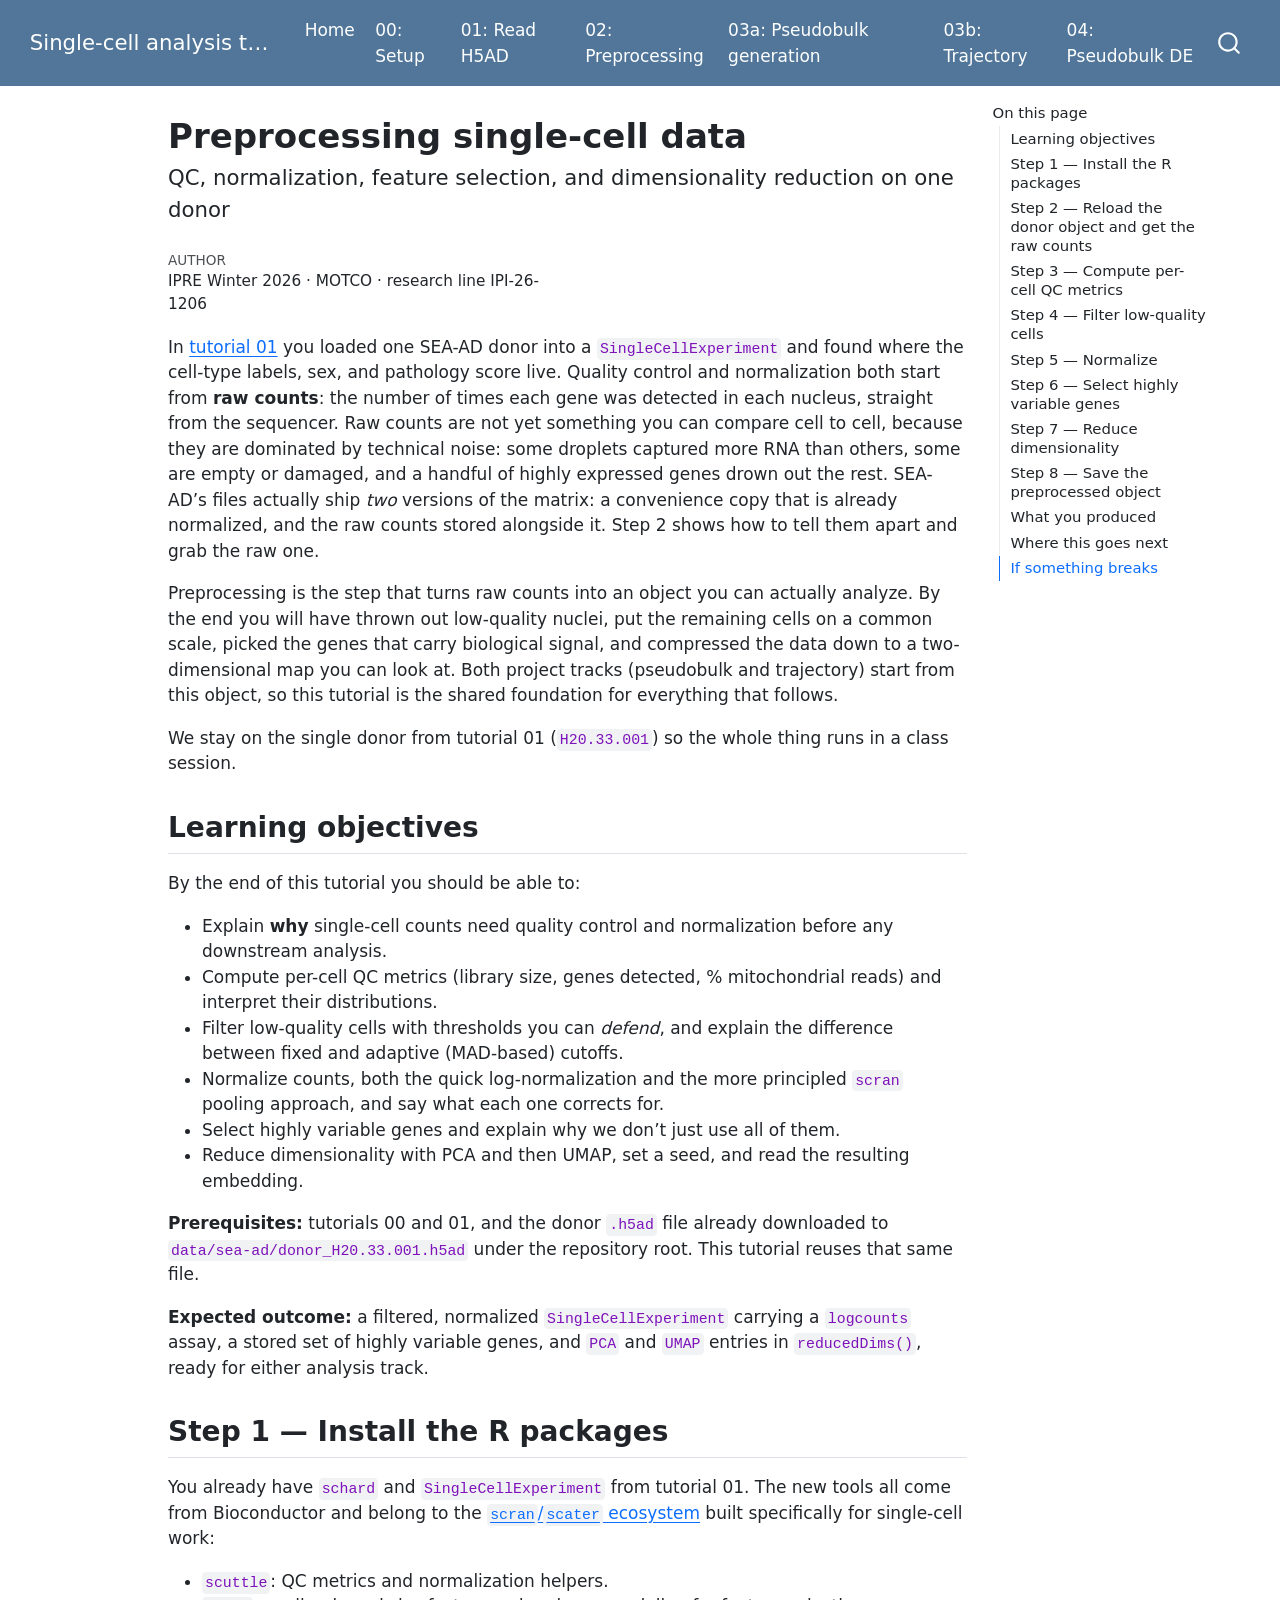
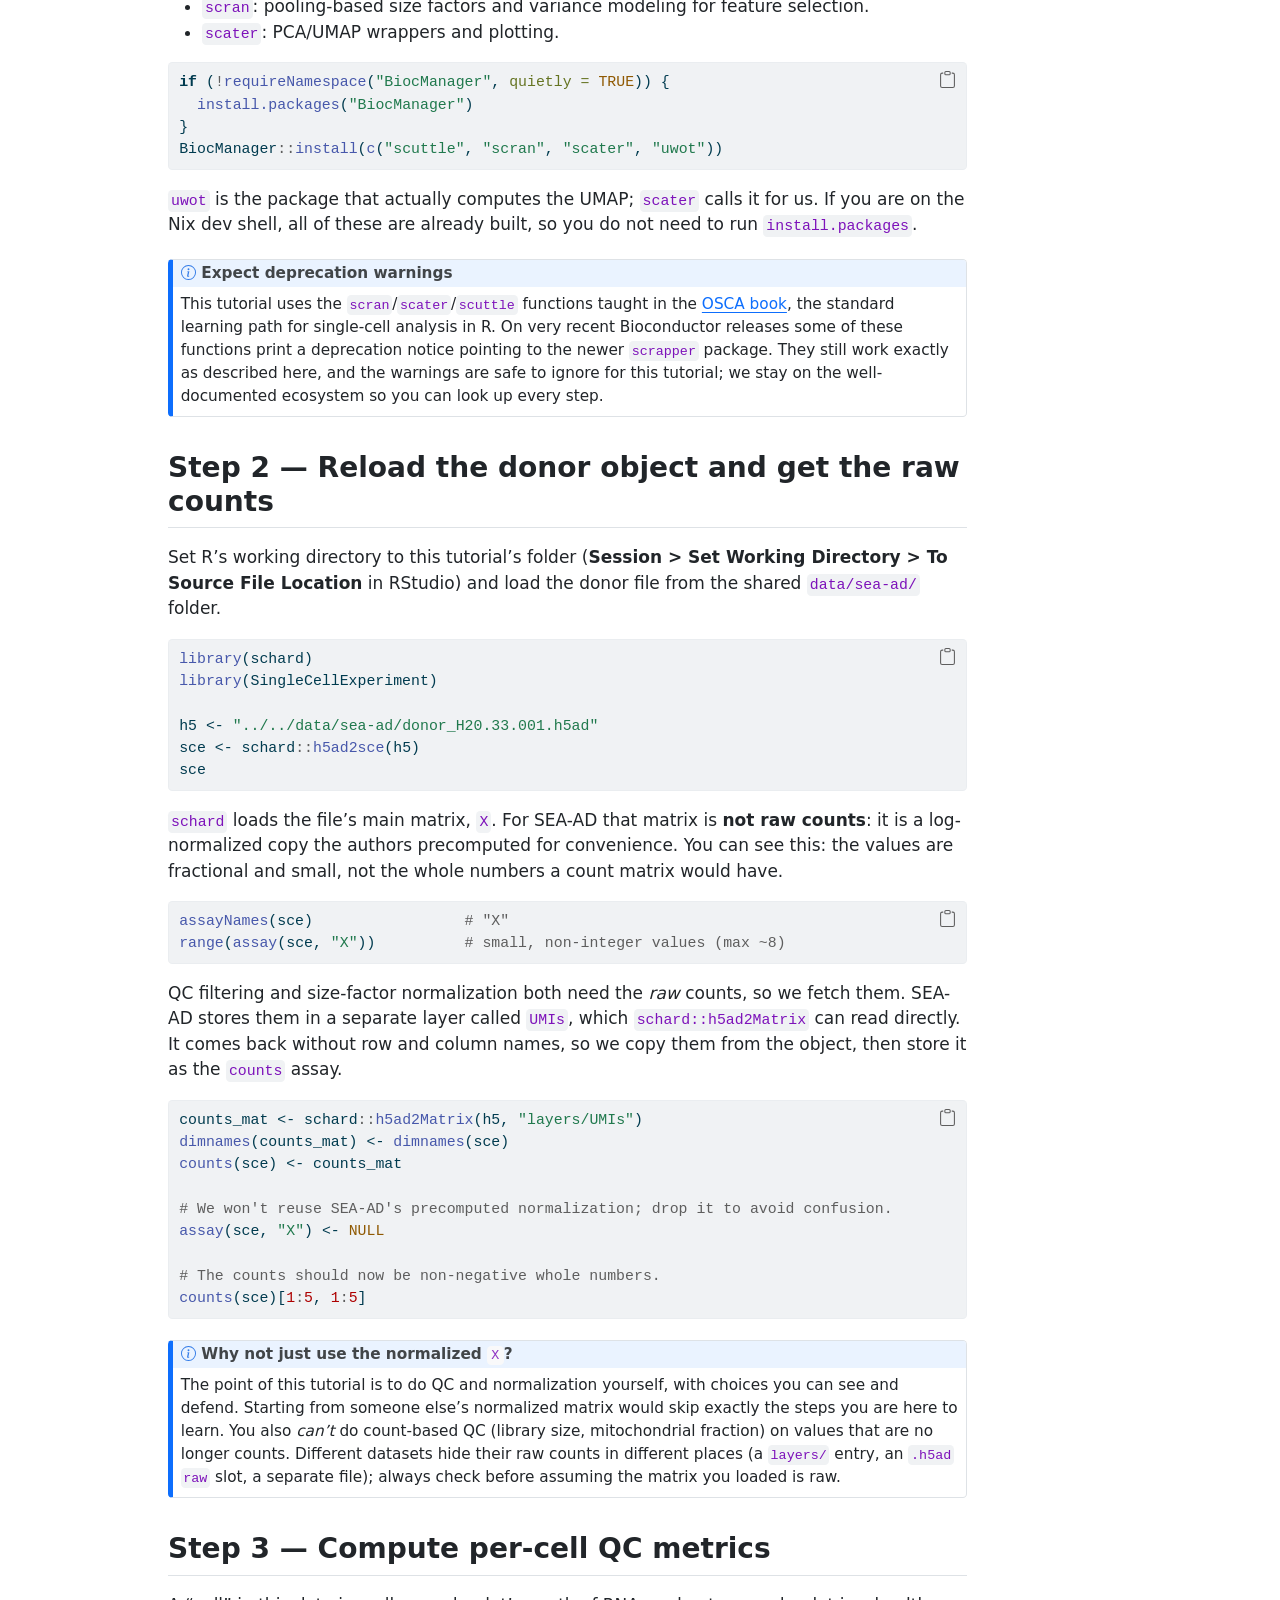
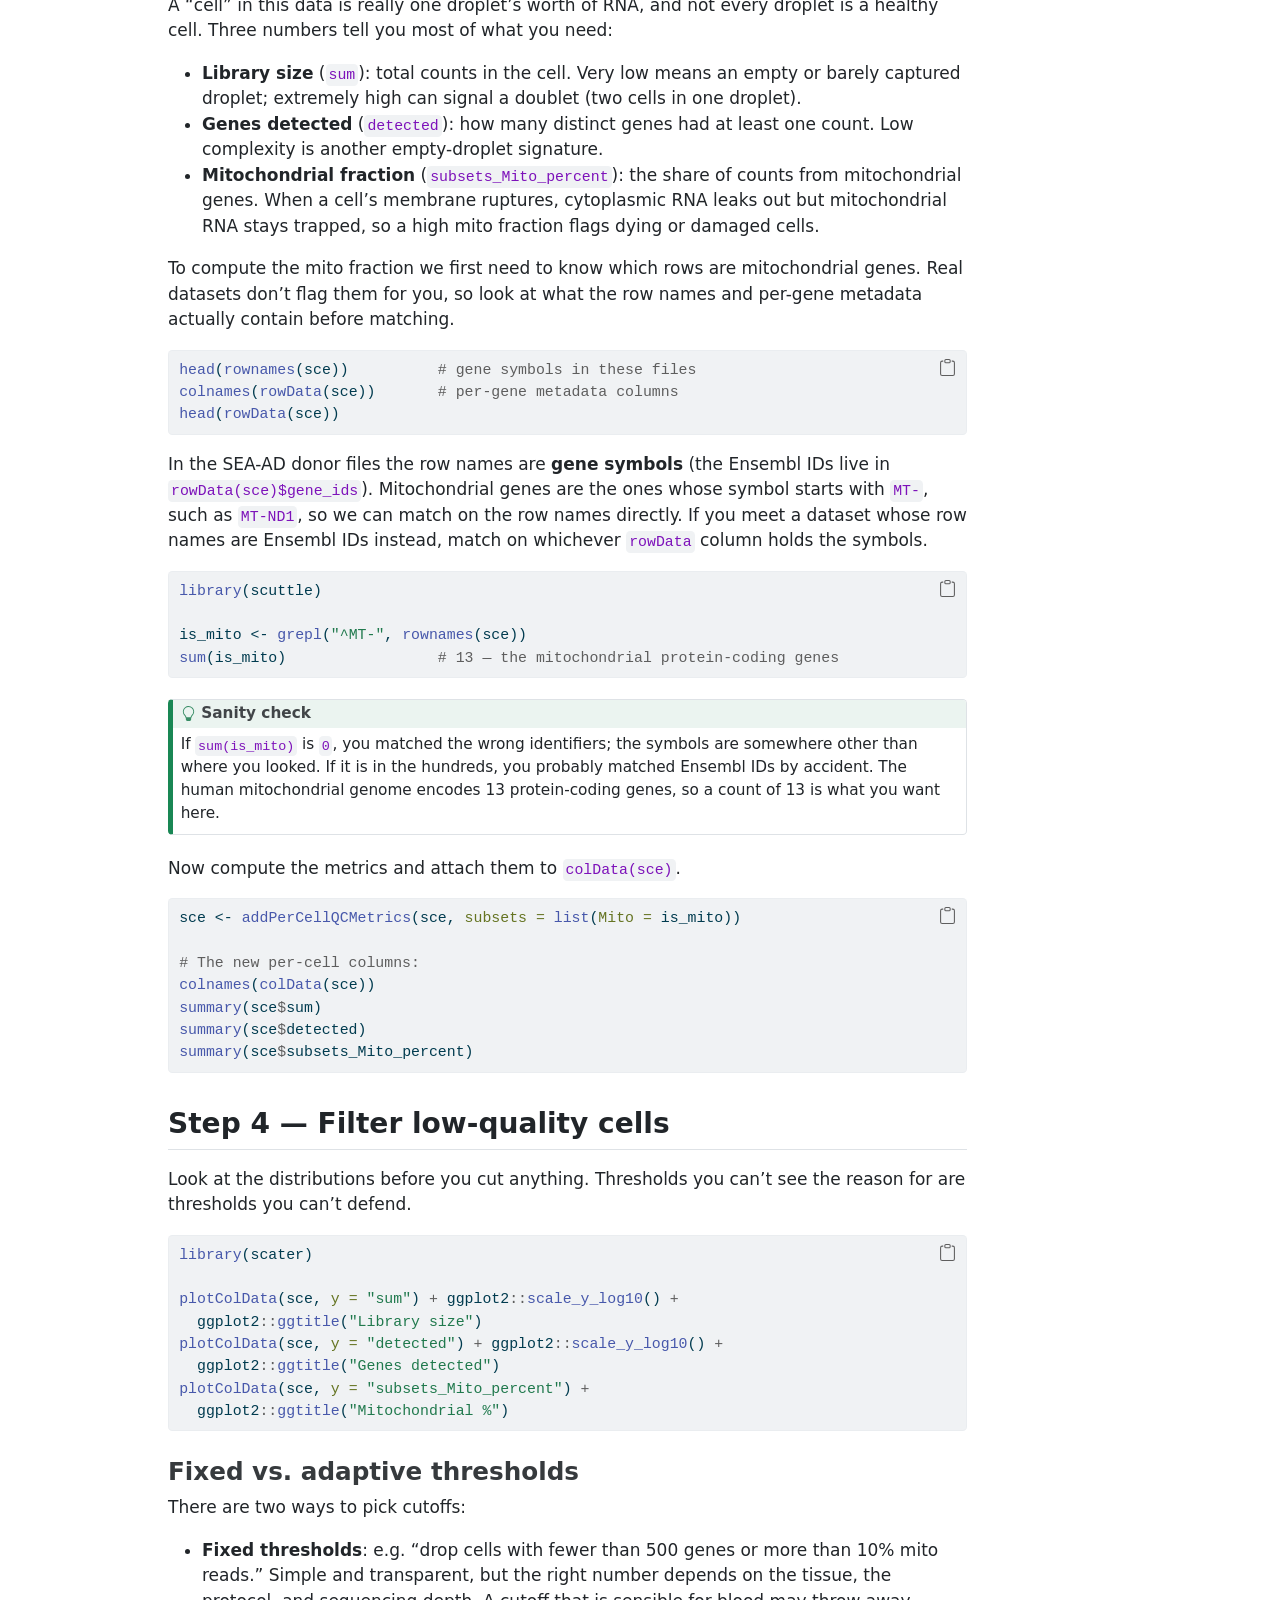
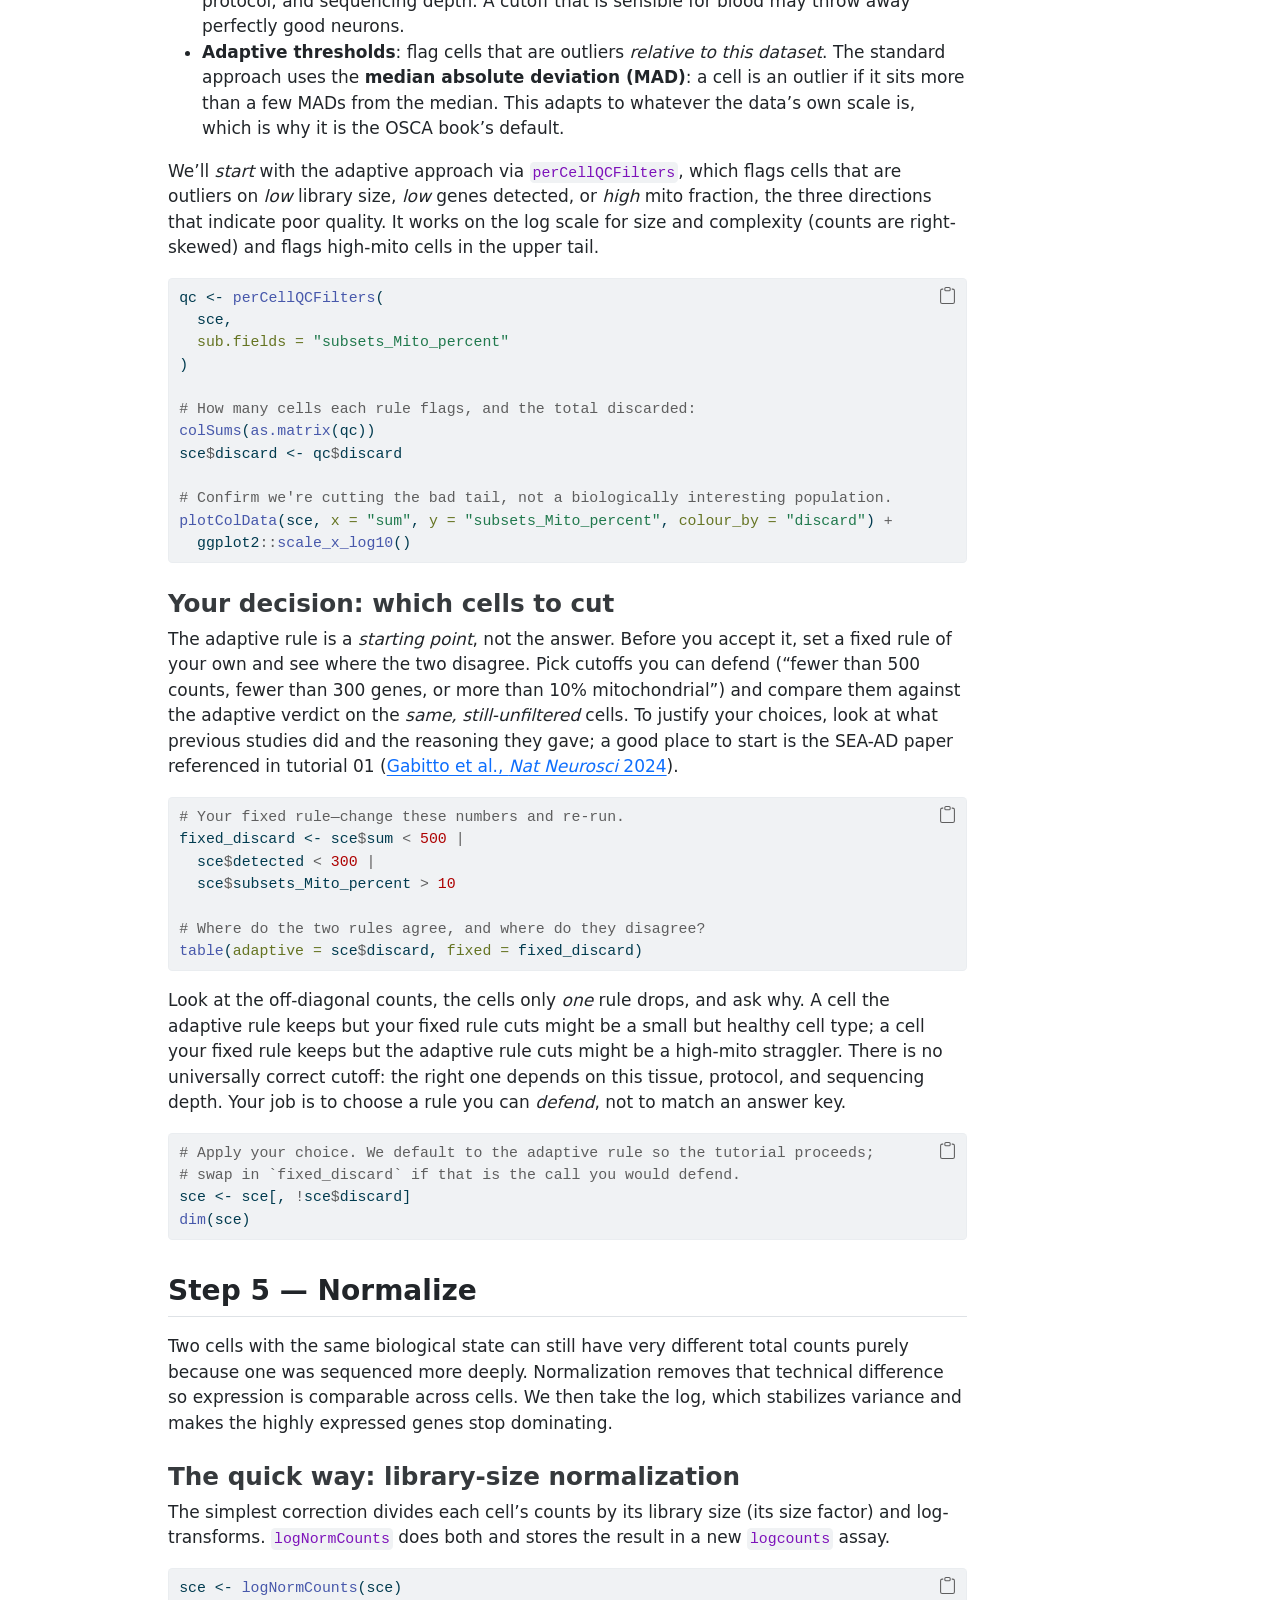
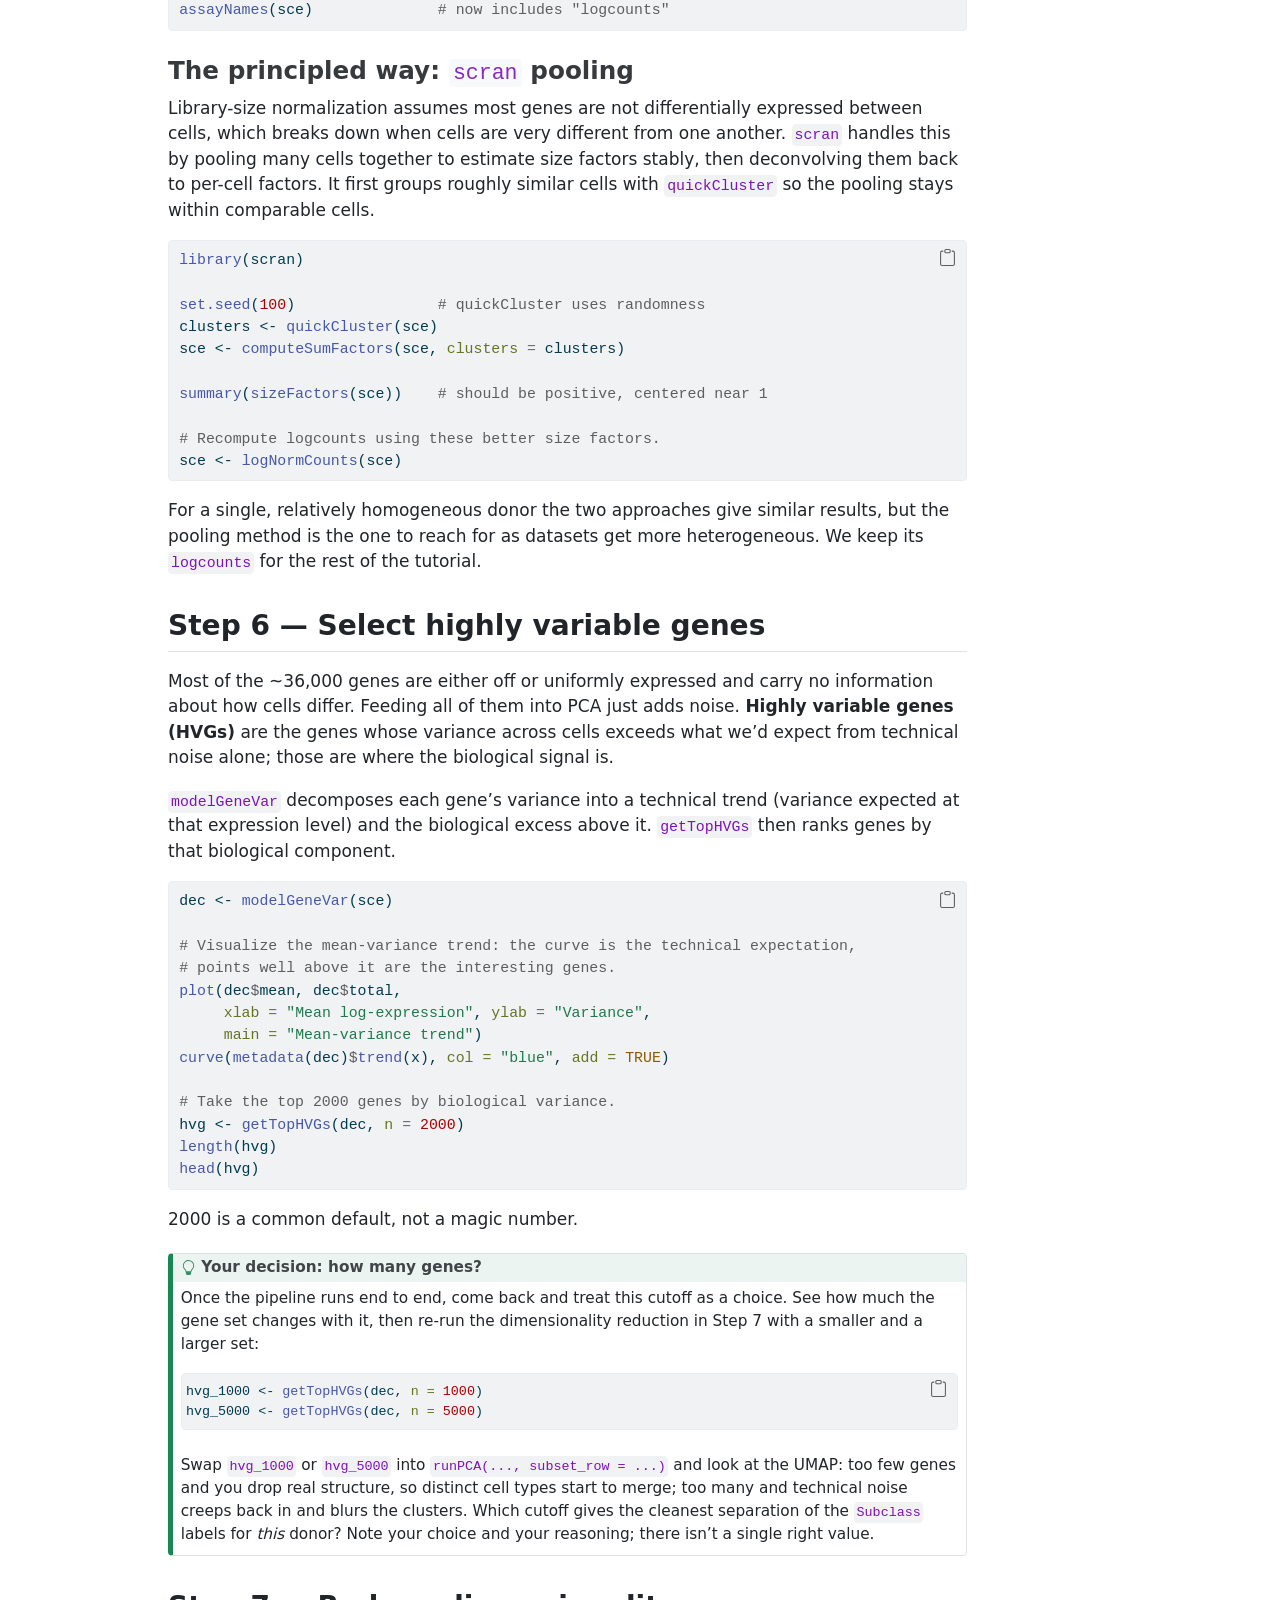
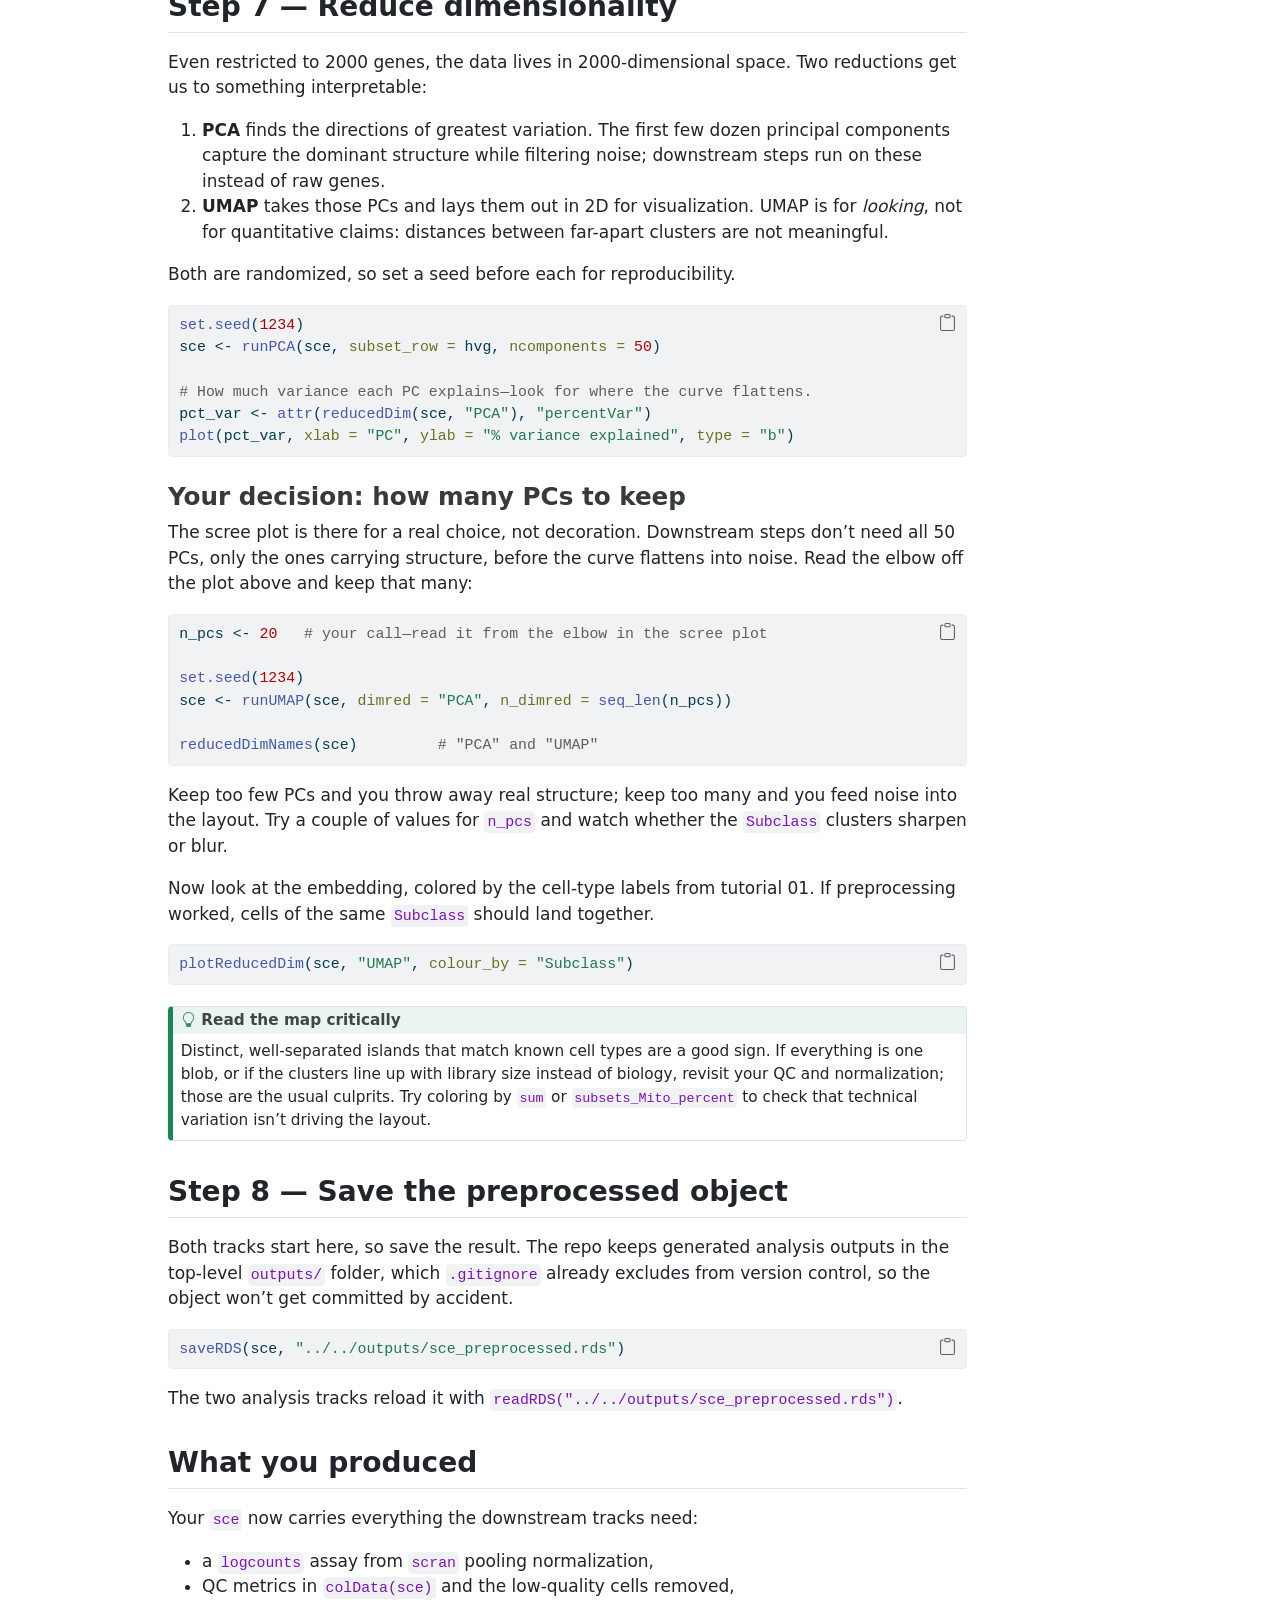
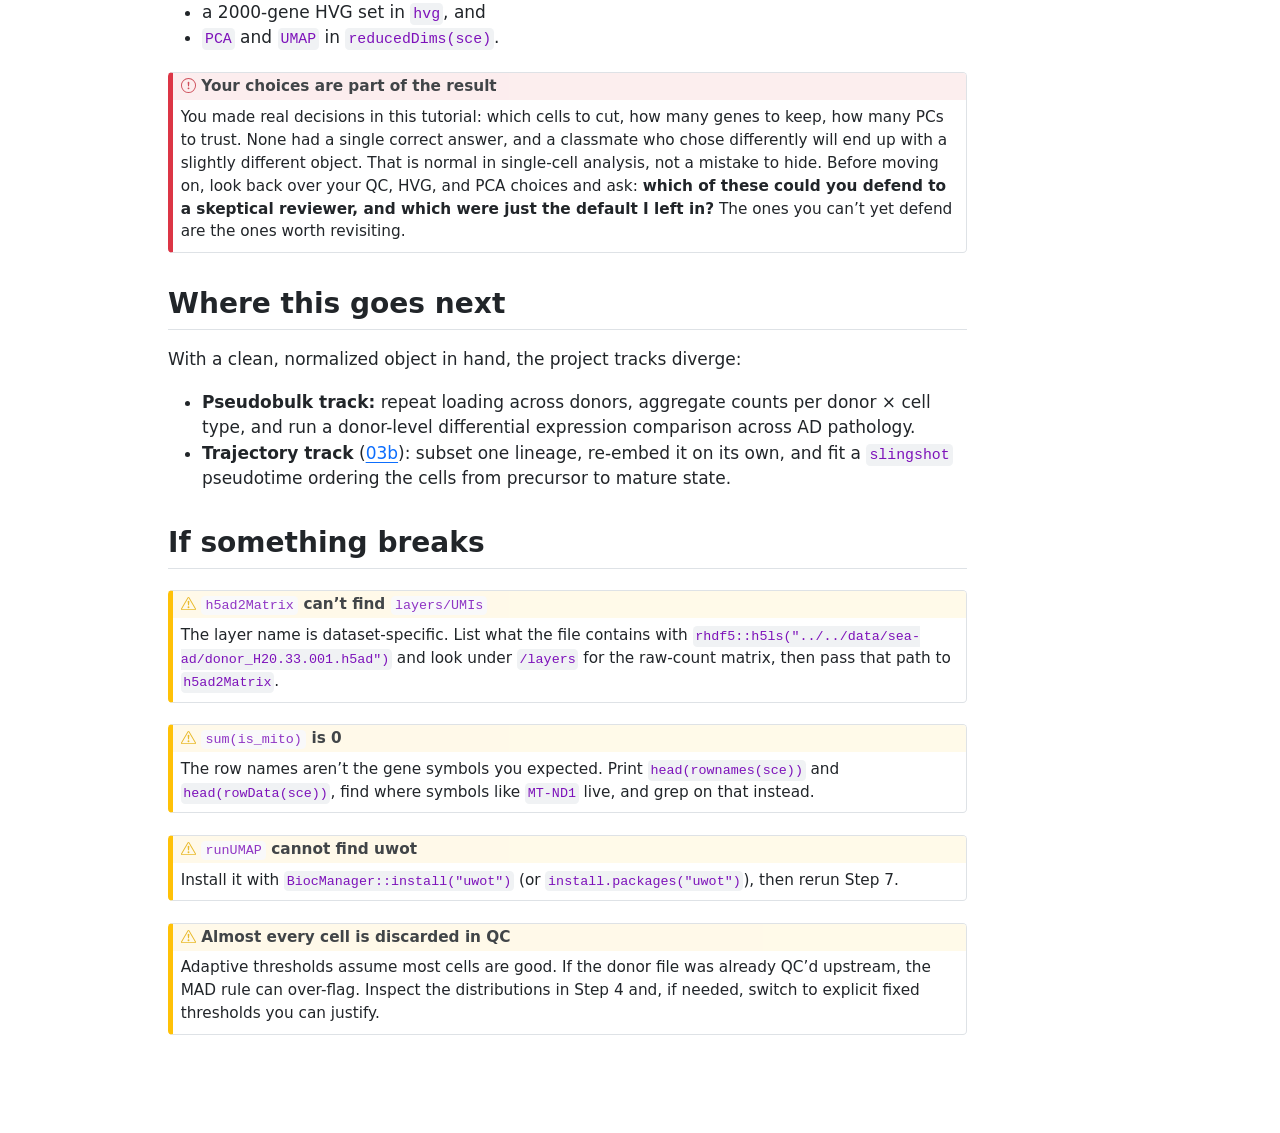
<file: tutorials/02-preprocessing/index.html>
<!DOCTYPE html>
<html xmlns="http://www.w3.org/1999/xhtml" lang="en" xml:lang="en"><head>

<meta charset="utf-8">
<meta name="generator" content="quarto-1.9.38">

<meta name="viewport" content="width=device-width, initial-scale=1.0, user-scalable=yes">

<meta name="author" content="IPRE Winter 2026 · MOTCO · research line IPI-26-1206">

<title>Preprocessing single-cell data – Single-cell analysis tutorials</title>
<style>
/* Default styles provided by pandoc.
** See https://pandoc.org/MANUAL.html#variables-for-html for config info.
*/
code{white-space: pre-wrap;}
span.smallcaps{font-variant: small-caps;}
div.columns{display: flex; gap: min(4vw, 1.5em);}
div.column{flex: auto; overflow-x: auto;}
div.hanging-indent{margin-left: 1.5em; text-indent: -1.5em;}
ul.task-list{list-style: none;}
ul.task-list li input[type="checkbox"] {
  width: 0.8em;
  margin: 0 0.8em 0.2em -1em; /* quarto-specific, see https://github.com/quarto-dev/quarto-cli/issues/4556 */ 
  vertical-align: middle;
}
/* CSS for syntax highlighting */
html { -webkit-text-size-adjust: 100%; }
pre > code.sourceCode { white-space: pre; position: relative; }
pre > code.sourceCode > span { display: inline-block; line-height: 1.25; }
pre > code.sourceCode > span:empty { height: 1.2em; }
.sourceCode { overflow: visible; }
code.sourceCode > span { color: inherit; text-decoration: inherit; }
div.sourceCode { margin: 1em 0; }
pre.sourceCode { margin: 0; }
@media screen {
div.sourceCode { overflow: auto; }
}
@media print {
pre > code.sourceCode { white-space: pre-wrap; }
pre > code.sourceCode > span { text-indent: -5em; padding-left: 5em; }
}
pre.numberSource code
  { counter-reset: source-line 0; }
pre.numberSource code > span
  { position: relative; left: -4em; counter-increment: source-line; }
pre.numberSource code > span > a:first-child::before
  { content: counter(source-line);
    position: relative; left: -1em; text-align: right; vertical-align: baseline;
    border: none; display: inline-block;
    -webkit-touch-callout: none; -webkit-user-select: none;
    -khtml-user-select: none; -moz-user-select: none;
    -ms-user-select: none; user-select: none;
    padding: 0 4px; width: 4em;
  }
pre.numberSource { margin-left: 3em;  padding-left: 4px; }
div.sourceCode
  {   }
@media screen {
pre > code.sourceCode > span > a:first-child::before { text-decoration: underline; }
}
</style>


<script src="../../site_libs/quarto-nav/quarto-nav.js"></script>
<script src="../../site_libs/quarto-nav/headroom.min.js"></script>
<script src="../../site_libs/clipboard/clipboard.min.js"></script>
<script src="../../site_libs/quarto-search/autocomplete.umd.js"></script>
<script src="../../site_libs/quarto-search/fuse.min.js"></script>
<script src="../../site_libs/quarto-search/quarto-search.js"></script>
<meta name="quarto:offset" content="../../">
<script src="../../site_libs/quarto-html/quarto.js" type="module"></script>
<script src="../../site_libs/quarto-html/tabsets/tabsets.js" type="module"></script>
<script src="../../site_libs/quarto-html/popper.min.js"></script>
<script src="../../site_libs/quarto-html/tippy.umd.min.js"></script>
<script src="../../site_libs/quarto-html/anchor.min.js"></script>
<link href="../../site_libs/quarto-html/tippy.css" rel="stylesheet">
<link href="../../site_libs/quarto-html/quarto-syntax-highlighting-15634bcf2e68342d4ad2dfa704d543f6.css" rel="stylesheet" id="quarto-text-highlighting-styles">
<script src="../../site_libs/bootstrap/bootstrap.min.js"></script>
<link href="../../site_libs/bootstrap/bootstrap-icons.css" rel="stylesheet">
<link href="../../site_libs/bootstrap/bootstrap-e7099dccd2c64493c1fb02673752d9e1.min.css" rel="stylesheet" append-hash="true" id="quarto-bootstrap" data-mode="light">
<script id="quarto-search-options" type="application/json">{
  "location": "navbar",
  "copy-button": false,
  "collapse-after": 3,
  "panel-placement": "end",
  "type": "overlay",
  "limit": 50,
  "keyboard-shortcut": [
    "f",
    "/",
    "s"
  ],
  "show-item-context": false,
  "language": {
    "search-no-results-text": "No results",
    "search-matching-documents-text": "matching documents",
    "search-copy-link-title": "Copy link to search",
    "search-hide-matches-text": "Hide additional matches",
    "search-more-match-text": "more match in this document",
    "search-more-matches-text": "more matches in this document",
    "search-clear-button-title": "Clear",
    "search-text-placeholder": "",
    "search-detached-cancel-button-title": "Cancel",
    "search-submit-button-title": "Submit",
    "search-label": "Search"
  }
}</script>


</head>

<body class="nav-fixed quarto-light">

<div id="quarto-search-results"></div>
  <header id="quarto-header" class="headroom fixed-top">
    <nav class="navbar navbar-expand-lg " data-bs-theme="dark">
      <div class="navbar-container container-fluid">
      <div class="navbar-brand-container mx-auto">
    <a class="navbar-brand" href="../../index.html">
    <span class="navbar-title">Single-cell analysis tutorials</span>
    </a>
  </div>
            <div id="quarto-search" class="" title="Search"></div>
          <button class="navbar-toggler" type="button" data-bs-toggle="collapse" data-bs-target="#navbarCollapse" aria-controls="navbarCollapse" role="menu" aria-expanded="false" aria-label="Toggle navigation" onclick="if (window.quartoToggleHeadroom) { window.quartoToggleHeadroom(); }">
  <span class="navbar-toggler-icon"></span>
</button>
          <div class="collapse navbar-collapse" id="navbarCollapse">
            <ul class="navbar-nav navbar-nav-scroll me-auto">
  <li class="nav-item">
    <a class="nav-link" href="../../index.html"> 
<span class="menu-text">Home</span></a>
  </li>  
  <li class="nav-item">
    <a class="nav-link" href="../../tutorials/00-setup/index.html"> 
<span class="menu-text">00: Setup</span></a>
  </li>  
  <li class="nav-item">
    <a class="nav-link" href="../../tutorials/01-read-h5ad/index.html"> 
<span class="menu-text">01: Read H5AD</span></a>
  </li>  
  <li class="nav-item">
    <a class="nav-link active" href="../../tutorials/02-preprocessing/index.html" aria-current="page"> 
<span class="menu-text">02: Preprocessing</span></a>
  </li>  
  <li class="nav-item">
    <a class="nav-link" href="../../tutorials/03a-pseudobulk/index.html"> 
<span class="menu-text">03a: Pseudobulk generation</span></a>
  </li>  
  <li class="nav-item">
    <a class="nav-link" href="../../tutorials/03b-trajectory/index.html"> 
<span class="menu-text">03b: Trajectory</span></a>
  </li>  
  <li class="nav-item">
    <a class="nav-link" href="../../tutorials/04-pseudobulk-de/index.html"> 
<span class="menu-text">04: Pseudobulk DE</span></a>
  </li>  
</ul>
          </div> <!-- /navcollapse -->
            <div class="quarto-navbar-tools">
</div>
      </div> <!-- /container-fluid -->
    </nav>
</header>
<!-- content -->
<div id="quarto-content" class="quarto-container page-columns page-rows-contents page-layout-article page-navbar">
<!-- sidebar -->
<!-- margin-sidebar -->
    <div id="quarto-margin-sidebar" class="sidebar margin-sidebar">
        <nav id="TOC" role="doc-toc" class="toc-active">
    <h2 id="toc-title">On this page</h2>
   
  <ul>
  <li><a href="#learning-objectives" id="toc-learning-objectives" class="nav-link active" data-scroll-target="#learning-objectives">Learning objectives</a></li>
  <li><a href="#step-1-install-the-r-packages" id="toc-step-1-install-the-r-packages" class="nav-link" data-scroll-target="#step-1-install-the-r-packages">Step 1 — Install the R packages</a></li>
  <li><a href="#step-2-reload-the-donor-object-and-get-the-raw-counts" id="toc-step-2-reload-the-donor-object-and-get-the-raw-counts" class="nav-link" data-scroll-target="#step-2-reload-the-donor-object-and-get-the-raw-counts">Step 2 — Reload the donor object and get the raw counts</a></li>
  <li><a href="#step-3-compute-per-cell-qc-metrics" id="toc-step-3-compute-per-cell-qc-metrics" class="nav-link" data-scroll-target="#step-3-compute-per-cell-qc-metrics">Step 3 — Compute per-cell QC metrics</a></li>
  <li><a href="#step-4-filter-low-quality-cells" id="toc-step-4-filter-low-quality-cells" class="nav-link" data-scroll-target="#step-4-filter-low-quality-cells">Step 4 — Filter low-quality cells</a>
  <ul class="collapse">
  <li><a href="#fixed-vs.-adaptive-thresholds" id="toc-fixed-vs.-adaptive-thresholds" class="nav-link" data-scroll-target="#fixed-vs.-adaptive-thresholds">Fixed vs.&nbsp;adaptive thresholds</a></li>
  <li><a href="#your-decision-which-cells-to-cut" id="toc-your-decision-which-cells-to-cut" class="nav-link" data-scroll-target="#your-decision-which-cells-to-cut">Your decision: which cells to cut</a></li>
  </ul></li>
  <li><a href="#step-5-normalize" id="toc-step-5-normalize" class="nav-link" data-scroll-target="#step-5-normalize">Step 5 — Normalize</a>
  <ul class="collapse">
  <li><a href="#the-quick-way-library-size-normalization" id="toc-the-quick-way-library-size-normalization" class="nav-link" data-scroll-target="#the-quick-way-library-size-normalization">The quick way: library-size normalization</a></li>
  <li><a href="#the-principled-way-scran-pooling" id="toc-the-principled-way-scran-pooling" class="nav-link" data-scroll-target="#the-principled-way-scran-pooling">The principled way: <code>scran</code> pooling</a></li>
  </ul></li>
  <li><a href="#step-6-select-highly-variable-genes" id="toc-step-6-select-highly-variable-genes" class="nav-link" data-scroll-target="#step-6-select-highly-variable-genes">Step 6 — Select highly variable genes</a></li>
  <li><a href="#step-7-reduce-dimensionality" id="toc-step-7-reduce-dimensionality" class="nav-link" data-scroll-target="#step-7-reduce-dimensionality">Step 7 — Reduce dimensionality</a>
  <ul class="collapse">
  <li><a href="#your-decision-how-many-pcs-to-keep" id="toc-your-decision-how-many-pcs-to-keep" class="nav-link" data-scroll-target="#your-decision-how-many-pcs-to-keep">Your decision: how many PCs to keep</a></li>
  </ul></li>
  <li><a href="#step-8-save-the-preprocessed-object" id="toc-step-8-save-the-preprocessed-object" class="nav-link" data-scroll-target="#step-8-save-the-preprocessed-object">Step 8 — Save the preprocessed object</a></li>
  <li><a href="#what-you-produced" id="toc-what-you-produced" class="nav-link" data-scroll-target="#what-you-produced">What you produced</a></li>
  <li><a href="#where-this-goes-next" id="toc-where-this-goes-next" class="nav-link" data-scroll-target="#where-this-goes-next">Where this goes next</a></li>
  <li><a href="#if-something-breaks" id="toc-if-something-breaks" class="nav-link" data-scroll-target="#if-something-breaks">If something breaks</a></li>
  </ul>
</nav>
    </div>
<!-- main -->
<main class="content" id="quarto-document-content">

<header id="title-block-header" class="quarto-title-block default">
<div class="quarto-title">
<h1 class="title">Preprocessing single-cell data</h1>
<p class="subtitle lead">QC, normalization, feature selection, and dimensionality reduction on one donor</p>
</div>



<div class="quarto-title-meta">

    <div>
    <div class="quarto-title-meta-heading">Author</div>
    <div class="quarto-title-meta-contents">
             <p>IPRE Winter 2026 · MOTCO · research line IPI-26-1206 </p>
          </div>
  </div>
    
  
    
  </div>
  


</header>


<p>In <a href="../../tutorials/01-read-h5ad/index.html">tutorial 01</a> you loaded one SEA-AD donor into a <code>SingleCellExperiment</code> and found where the cell-type labels, sex, and pathology score live. Quality control and normalization both start from <strong>raw counts</strong>: the number of times each gene was detected in each nucleus, straight from the sequencer. Raw counts are not yet something you can compare cell to cell, because they are dominated by technical noise: some droplets captured more RNA than others, some are empty or damaged, and a handful of highly expressed genes drown out the rest. SEA-AD’s files actually ship <em>two</em> versions of the matrix: a convenience copy that is already normalized, and the raw counts stored alongside it. Step 2 shows how to tell them apart and grab the raw one.</p>
<p>Preprocessing is the step that turns raw counts into an object you can actually analyze. By the end you will have thrown out low-quality nuclei, put the remaining cells on a common scale, picked the genes that carry biological signal, and compressed the data down to a two-dimensional map you can look at. Both project tracks (pseudobulk and trajectory) start from this object, so this tutorial is the shared foundation for everything that follows.</p>
<p>We stay on the single donor from tutorial 01 (<code>H20.33.001</code>) so the whole thing runs in a class session.</p>
<section id="learning-objectives" class="level2">
<h2 class="anchored" data-anchor-id="learning-objectives">Learning objectives</h2>
<p>By the end of this tutorial you should be able to:</p>
<ul>
<li>Explain <strong>why</strong> single-cell counts need quality control and normalization before any downstream analysis.</li>
<li>Compute per-cell QC metrics (library size, genes detected, % mitochondrial reads) and interpret their distributions.</li>
<li>Filter low-quality cells with thresholds you can <em>defend</em>, and explain the difference between fixed and adaptive (MAD-based) cutoffs.</li>
<li>Normalize counts, both the quick log-normalization and the more principled <code>scran</code> pooling approach, and say what each one corrects for.</li>
<li>Select highly variable genes and explain why we don’t just use all of them.</li>
<li>Reduce dimensionality with PCA and then UMAP, set a seed, and read the resulting embedding.</li>
</ul>
<p><strong>Prerequisites:</strong> tutorials 00 and 01, and the donor <code>.h5ad</code> file already downloaded to <code>data/sea-ad/donor_H20.33.001.h5ad</code> under the repository root. This tutorial reuses that same file.</p>
<p><strong>Expected outcome:</strong> a filtered, normalized <code>SingleCellExperiment</code> carrying a <code>logcounts</code> assay, a stored set of highly variable genes, and <code>PCA</code> and <code>UMAP</code> entries in <code>reducedDims()</code>, ready for either analysis track.</p>
</section>
<section id="step-1-install-the-r-packages" class="level2">
<h2 class="anchored" data-anchor-id="step-1-install-the-r-packages">Step 1 — Install the R packages</h2>
<p>You already have <code>schard</code> and <code>SingleCellExperiment</code> from tutorial 01. The new tools all come from Bioconductor and belong to the <a href="https://bioconductor.org/books/release/OSCA/"><code>scran</code>/<code>scater</code> ecosystem</a> built specifically for single-cell work:</p>
<ul>
<li><strong><code>scuttle</code></strong>: QC metrics and normalization helpers.</li>
<li><strong><code>scran</code></strong>: pooling-based size factors and variance modeling for feature selection.</li>
<li><strong><code>scater</code></strong>: PCA/UMAP wrappers and plotting.</li>
</ul>
<div class="cell">
<div class="code-copy-outer-scaffold"><div class="sourceCode cell-code" id="cb1"><pre class="sourceCode r code-with-copy"><code class="sourceCode r"><span id="cb1-1"><a href="#cb1-1" aria-hidden="true" tabindex="-1"></a><span class="cf">if</span> (<span class="sc">!</span><span class="fu">requireNamespace</span>(<span class="st">"BiocManager"</span>, <span class="at">quietly =</span> <span class="cn">TRUE</span>)) {</span>
<span id="cb1-2"><a href="#cb1-2" aria-hidden="true" tabindex="-1"></a>  <span class="fu">install.packages</span>(<span class="st">"BiocManager"</span>)</span>
<span id="cb1-3"><a href="#cb1-3" aria-hidden="true" tabindex="-1"></a>}</span>
<span id="cb1-4"><a href="#cb1-4" aria-hidden="true" tabindex="-1"></a>BiocManager<span class="sc">::</span><span class="fu">install</span>(<span class="fu">c</span>(<span class="st">"scuttle"</span>, <span class="st">"scran"</span>, <span class="st">"scater"</span>, <span class="st">"uwot"</span>))</span></code></pre></div><button title="Copy to Clipboard" class="code-copy-button"><i class="bi"></i></button></div>
</div>
<p><code>uwot</code> is the package that actually computes the UMAP; <code>scater</code> calls it for us. If you are on the Nix dev shell, all of these are already built, so you do not need to run <code>install.packages</code>.</p>
<div class="callout callout-style-default callout-note callout-titled" title="Expect deprecation warnings">
<div class="callout-header d-flex align-content-center">
<div class="callout-icon-container">
<i class="callout-icon"></i>
</div>
<div class="callout-title-container flex-fill">
<span class="screen-reader-only">Note</span>Expect deprecation warnings
</div>
</div>
<div class="callout-body-container callout-body">
<p>This tutorial uses the <code>scran</code>/<code>scater</code>/<code>scuttle</code> functions taught in the <a href="https://bioconductor.org/books/release/OSCA/">OSCA book</a>, the standard learning path for single-cell analysis in R. On very recent Bioconductor releases some of these functions print a deprecation notice pointing to the newer <code>scrapper</code> package. They still work exactly as described here, and the warnings are safe to ignore for this tutorial; we stay on the well-documented ecosystem so you can look up every step.</p>
</div>
</div>
</section>
<section id="step-2-reload-the-donor-object-and-get-the-raw-counts" class="level2">
<h2 class="anchored" data-anchor-id="step-2-reload-the-donor-object-and-get-the-raw-counts">Step 2 — Reload the donor object and get the raw counts</h2>
<p>Set R’s working directory to this tutorial’s folder (<strong>Session &gt; Set Working Directory &gt; To Source File Location</strong> in RStudio) and load the donor file from the shared <code>data/sea-ad/</code> folder.</p>
<div class="cell">
<div class="code-copy-outer-scaffold"><div class="sourceCode cell-code" id="cb2"><pre class="sourceCode r code-with-copy"><code class="sourceCode r"><span id="cb2-1"><a href="#cb2-1" aria-hidden="true" tabindex="-1"></a><span class="fu">library</span>(schard)</span>
<span id="cb2-2"><a href="#cb2-2" aria-hidden="true" tabindex="-1"></a><span class="fu">library</span>(SingleCellExperiment)</span>
<span id="cb2-3"><a href="#cb2-3" aria-hidden="true" tabindex="-1"></a></span>
<span id="cb2-4"><a href="#cb2-4" aria-hidden="true" tabindex="-1"></a>h5 <span class="ot">&lt;-</span> <span class="st">"../../data/sea-ad/donor_H20.33.001.h5ad"</span></span>
<span id="cb2-5"><a href="#cb2-5" aria-hidden="true" tabindex="-1"></a>sce <span class="ot">&lt;-</span> schard<span class="sc">::</span><span class="fu">h5ad2sce</span>(h5)</span>
<span id="cb2-6"><a href="#cb2-6" aria-hidden="true" tabindex="-1"></a>sce</span></code></pre></div><button title="Copy to Clipboard" class="code-copy-button"><i class="bi"></i></button></div>
</div>
<p><code>schard</code> loads the file’s main matrix, <code>X</code>. For SEA-AD that matrix is <strong>not raw counts</strong>: it is a log-normalized copy the authors precomputed for convenience. You can see this: the values are fractional and small, not the whole numbers a count matrix would have.</p>
<div class="cell">
<div class="code-copy-outer-scaffold"><div class="sourceCode cell-code" id="cb3"><pre class="sourceCode r code-with-copy"><code class="sourceCode r"><span id="cb3-1"><a href="#cb3-1" aria-hidden="true" tabindex="-1"></a><span class="fu">assayNames</span>(sce)                 <span class="co"># "X"</span></span>
<span id="cb3-2"><a href="#cb3-2" aria-hidden="true" tabindex="-1"></a><span class="fu">range</span>(<span class="fu">assay</span>(sce, <span class="st">"X"</span>))          <span class="co"># small, non-integer values (max ~8)</span></span></code></pre></div><button title="Copy to Clipboard" class="code-copy-button"><i class="bi"></i></button></div>
</div>
<p>QC filtering and size-factor normalization both need the <em>raw</em> counts, so we fetch them. SEA-AD stores them in a separate layer called <code>UMIs</code>, which <code>schard::h5ad2Matrix</code> can read directly. It comes back without row and column names, so we copy them from the object, then store it as the <code>counts</code> assay.</p>
<div class="cell">
<div class="code-copy-outer-scaffold"><div class="sourceCode cell-code" id="cb4"><pre class="sourceCode r code-with-copy"><code class="sourceCode r"><span id="cb4-1"><a href="#cb4-1" aria-hidden="true" tabindex="-1"></a>counts_mat <span class="ot">&lt;-</span> schard<span class="sc">::</span><span class="fu">h5ad2Matrix</span>(h5, <span class="st">"layers/UMIs"</span>)</span>
<span id="cb4-2"><a href="#cb4-2" aria-hidden="true" tabindex="-1"></a><span class="fu">dimnames</span>(counts_mat) <span class="ot">&lt;-</span> <span class="fu">dimnames</span>(sce)</span>
<span id="cb4-3"><a href="#cb4-3" aria-hidden="true" tabindex="-1"></a><span class="fu">counts</span>(sce) <span class="ot">&lt;-</span> counts_mat</span>
<span id="cb4-4"><a href="#cb4-4" aria-hidden="true" tabindex="-1"></a></span>
<span id="cb4-5"><a href="#cb4-5" aria-hidden="true" tabindex="-1"></a><span class="co"># We won't reuse SEA-AD's precomputed normalization; drop it to avoid confusion.</span></span>
<span id="cb4-6"><a href="#cb4-6" aria-hidden="true" tabindex="-1"></a><span class="fu">assay</span>(sce, <span class="st">"X"</span>) <span class="ot">&lt;-</span> <span class="cn">NULL</span></span>
<span id="cb4-7"><a href="#cb4-7" aria-hidden="true" tabindex="-1"></a></span>
<span id="cb4-8"><a href="#cb4-8" aria-hidden="true" tabindex="-1"></a><span class="co"># The counts should now be non-negative whole numbers.</span></span>
<span id="cb4-9"><a href="#cb4-9" aria-hidden="true" tabindex="-1"></a><span class="fu">counts</span>(sce)[<span class="dv">1</span><span class="sc">:</span><span class="dv">5</span>, <span class="dv">1</span><span class="sc">:</span><span class="dv">5</span>]</span></code></pre></div><button title="Copy to Clipboard" class="code-copy-button"><i class="bi"></i></button></div>
</div>
<div class="callout callout-style-default callout-note callout-titled" title="Why not just use the normalized `X`?">
<div class="callout-header d-flex align-content-center">
<div class="callout-icon-container">
<i class="callout-icon"></i>
</div>
<div class="callout-title-container flex-fill">
<span class="screen-reader-only">Note</span>Why not just use the normalized <code>X</code>?
</div>
</div>
<div class="callout-body-container callout-body">
<p>The point of this tutorial is to do QC and normalization yourself, with choices you can see and defend. Starting from someone else’s normalized matrix would skip exactly the steps you are here to learn. You also <em>can’t</em> do count-based QC (library size, mitochondrial fraction) on values that are no longer counts. Different datasets hide their raw counts in different places (a <code>layers/</code> entry, an <code>.h5ad</code> <code>raw</code> slot, a separate file); always check before assuming the matrix you loaded is raw.</p>
</div>
</div>
</section>
<section id="step-3-compute-per-cell-qc-metrics" class="level2">
<h2 class="anchored" data-anchor-id="step-3-compute-per-cell-qc-metrics">Step 3 — Compute per-cell QC metrics</h2>
<p>A “cell” in this data is really one droplet’s worth of RNA, and not every droplet is a healthy cell. Three numbers tell you most of what you need:</p>
<ul>
<li><strong>Library size</strong> (<code>sum</code>): total counts in the cell. Very low means an empty or barely captured droplet; extremely high can signal a doublet (two cells in one droplet).</li>
<li><strong>Genes detected</strong> (<code>detected</code>): how many distinct genes had at least one count. Low complexity is another empty-droplet signature.</li>
<li><strong>Mitochondrial fraction</strong> (<code>subsets_Mito_percent</code>): the share of counts from mitochondrial genes. When a cell’s membrane ruptures, cytoplasmic RNA leaks out but mitochondrial RNA stays trapped, so a high mito fraction flags dying or damaged cells.</li>
</ul>
<p>To compute the mito fraction we first need to know which rows are mitochondrial genes. Real datasets don’t flag them for you, so look at what the row names and per-gene metadata actually contain before matching.</p>
<div class="cell">
<div class="code-copy-outer-scaffold"><div class="sourceCode cell-code" id="cb5"><pre class="sourceCode r code-with-copy"><code class="sourceCode r"><span id="cb5-1"><a href="#cb5-1" aria-hidden="true" tabindex="-1"></a><span class="fu">head</span>(<span class="fu">rownames</span>(sce))          <span class="co"># gene symbols in these files</span></span>
<span id="cb5-2"><a href="#cb5-2" aria-hidden="true" tabindex="-1"></a><span class="fu">colnames</span>(<span class="fu">rowData</span>(sce))       <span class="co"># per-gene metadata columns</span></span>
<span id="cb5-3"><a href="#cb5-3" aria-hidden="true" tabindex="-1"></a><span class="fu">head</span>(<span class="fu">rowData</span>(sce))</span></code></pre></div><button title="Copy to Clipboard" class="code-copy-button"><i class="bi"></i></button></div>
</div>
<p>In the SEA-AD donor files the row names are <strong>gene symbols</strong> (the Ensembl IDs live in <code>rowData(sce)$gene_ids</code>). Mitochondrial genes are the ones whose symbol starts with <code>MT-</code>, such as <code>MT-ND1</code>, so we can match on the row names directly. If you meet a dataset whose row names are Ensembl IDs instead, match on whichever <code>rowData</code> column holds the symbols.</p>
<div class="cell">
<div class="code-copy-outer-scaffold"><div class="sourceCode cell-code" id="cb6"><pre class="sourceCode r code-with-copy"><code class="sourceCode r"><span id="cb6-1"><a href="#cb6-1" aria-hidden="true" tabindex="-1"></a><span class="fu">library</span>(scuttle)</span>
<span id="cb6-2"><a href="#cb6-2" aria-hidden="true" tabindex="-1"></a></span>
<span id="cb6-3"><a href="#cb6-3" aria-hidden="true" tabindex="-1"></a>is_mito <span class="ot">&lt;-</span> <span class="fu">grepl</span>(<span class="st">"^MT-"</span>, <span class="fu">rownames</span>(sce))</span>
<span id="cb6-4"><a href="#cb6-4" aria-hidden="true" tabindex="-1"></a><span class="fu">sum</span>(is_mito)                 <span class="co"># 13 — the mitochondrial protein-coding genes</span></span></code></pre></div><button title="Copy to Clipboard" class="code-copy-button"><i class="bi"></i></button></div>
</div>
<div class="callout callout-style-default callout-tip callout-titled" title="Sanity check">
<div class="callout-header d-flex align-content-center">
<div class="callout-icon-container">
<i class="callout-icon"></i>
</div>
<div class="callout-title-container flex-fill">
<span class="screen-reader-only">Tip</span>Sanity check
</div>
</div>
<div class="callout-body-container callout-body">
<p>If <code>sum(is_mito)</code> is <code>0</code>, you matched the wrong identifiers; the symbols are somewhere other than where you looked. If it is in the hundreds, you probably matched Ensembl IDs by accident. The human mitochondrial genome encodes 13 protein-coding genes, so a count of 13 is what you want here.</p>
</div>
</div>
<p>Now compute the metrics and attach them to <code>colData(sce)</code>.</p>
<div class="cell">
<div class="code-copy-outer-scaffold"><div class="sourceCode cell-code" id="cb7"><pre class="sourceCode r code-with-copy"><code class="sourceCode r"><span id="cb7-1"><a href="#cb7-1" aria-hidden="true" tabindex="-1"></a>sce <span class="ot">&lt;-</span> <span class="fu">addPerCellQCMetrics</span>(sce, <span class="at">subsets =</span> <span class="fu">list</span>(<span class="at">Mito =</span> is_mito))</span>
<span id="cb7-2"><a href="#cb7-2" aria-hidden="true" tabindex="-1"></a></span>
<span id="cb7-3"><a href="#cb7-3" aria-hidden="true" tabindex="-1"></a><span class="co"># The new per-cell columns:</span></span>
<span id="cb7-4"><a href="#cb7-4" aria-hidden="true" tabindex="-1"></a><span class="fu">colnames</span>(<span class="fu">colData</span>(sce))</span>
<span id="cb7-5"><a href="#cb7-5" aria-hidden="true" tabindex="-1"></a><span class="fu">summary</span>(sce<span class="sc">$</span>sum)</span>
<span id="cb7-6"><a href="#cb7-6" aria-hidden="true" tabindex="-1"></a><span class="fu">summary</span>(sce<span class="sc">$</span>detected)</span>
<span id="cb7-7"><a href="#cb7-7" aria-hidden="true" tabindex="-1"></a><span class="fu">summary</span>(sce<span class="sc">$</span>subsets_Mito_percent)</span></code></pre></div><button title="Copy to Clipboard" class="code-copy-button"><i class="bi"></i></button></div>
</div>
</section>
<section id="step-4-filter-low-quality-cells" class="level2">
<h2 class="anchored" data-anchor-id="step-4-filter-low-quality-cells">Step 4 — Filter low-quality cells</h2>
<p>Look at the distributions before you cut anything. Thresholds you can’t see the reason for are thresholds you can’t defend.</p>
<div class="cell">
<div class="code-copy-outer-scaffold"><div class="sourceCode cell-code" id="cb8"><pre class="sourceCode r code-with-copy"><code class="sourceCode r"><span id="cb8-1"><a href="#cb8-1" aria-hidden="true" tabindex="-1"></a><span class="fu">library</span>(scater)</span>
<span id="cb8-2"><a href="#cb8-2" aria-hidden="true" tabindex="-1"></a></span>
<span id="cb8-3"><a href="#cb8-3" aria-hidden="true" tabindex="-1"></a><span class="fu">plotColData</span>(sce, <span class="at">y =</span> <span class="st">"sum"</span>) <span class="sc">+</span> ggplot2<span class="sc">::</span><span class="fu">scale_y_log10</span>() <span class="sc">+</span></span>
<span id="cb8-4"><a href="#cb8-4" aria-hidden="true" tabindex="-1"></a>  ggplot2<span class="sc">::</span><span class="fu">ggtitle</span>(<span class="st">"Library size"</span>)</span>
<span id="cb8-5"><a href="#cb8-5" aria-hidden="true" tabindex="-1"></a><span class="fu">plotColData</span>(sce, <span class="at">y =</span> <span class="st">"detected"</span>) <span class="sc">+</span> ggplot2<span class="sc">::</span><span class="fu">scale_y_log10</span>() <span class="sc">+</span></span>
<span id="cb8-6"><a href="#cb8-6" aria-hidden="true" tabindex="-1"></a>  ggplot2<span class="sc">::</span><span class="fu">ggtitle</span>(<span class="st">"Genes detected"</span>)</span>
<span id="cb8-7"><a href="#cb8-7" aria-hidden="true" tabindex="-1"></a><span class="fu">plotColData</span>(sce, <span class="at">y =</span> <span class="st">"subsets_Mito_percent"</span>) <span class="sc">+</span></span>
<span id="cb8-8"><a href="#cb8-8" aria-hidden="true" tabindex="-1"></a>  ggplot2<span class="sc">::</span><span class="fu">ggtitle</span>(<span class="st">"Mitochondrial %"</span>)</span></code></pre></div><button title="Copy to Clipboard" class="code-copy-button"><i class="bi"></i></button></div>
</div>
<section id="fixed-vs.-adaptive-thresholds" class="level3">
<h3 class="anchored" data-anchor-id="fixed-vs.-adaptive-thresholds">Fixed vs.&nbsp;adaptive thresholds</h3>
<p>There are two ways to pick cutoffs:</p>
<ul>
<li><strong>Fixed thresholds</strong>: e.g.&nbsp;“drop cells with fewer than 500 genes or more than 10% mito reads.” Simple and transparent, but the right number depends on the tissue, the protocol, and sequencing depth. A cutoff that is sensible for blood may throw away perfectly good neurons.</li>
<li><strong>Adaptive thresholds</strong>: flag cells that are outliers <em>relative to this dataset</em>. The standard approach uses the <strong>median absolute deviation (MAD)</strong>: a cell is an outlier if it sits more than a few MADs from the median. This adapts to whatever the data’s own scale is, which is why it is the OSCA book’s default.</li>
</ul>
<p>We’ll <em>start</em> with the adaptive approach via <code>perCellQCFilters</code>, which flags cells that are outliers on <em>low</em> library size, <em>low</em> genes detected, or <em>high</em> mito fraction, the three directions that indicate poor quality. It works on the log scale for size and complexity (counts are right-skewed) and flags high-mito cells in the upper tail.</p>
<div class="cell">
<div class="code-copy-outer-scaffold"><div class="sourceCode cell-code" id="cb9"><pre class="sourceCode r code-with-copy"><code class="sourceCode r"><span id="cb9-1"><a href="#cb9-1" aria-hidden="true" tabindex="-1"></a>qc <span class="ot">&lt;-</span> <span class="fu">perCellQCFilters</span>(</span>
<span id="cb9-2"><a href="#cb9-2" aria-hidden="true" tabindex="-1"></a>  sce,</span>
<span id="cb9-3"><a href="#cb9-3" aria-hidden="true" tabindex="-1"></a>  <span class="at">sub.fields =</span> <span class="st">"subsets_Mito_percent"</span></span>
<span id="cb9-4"><a href="#cb9-4" aria-hidden="true" tabindex="-1"></a>)</span>
<span id="cb9-5"><a href="#cb9-5" aria-hidden="true" tabindex="-1"></a></span>
<span id="cb9-6"><a href="#cb9-6" aria-hidden="true" tabindex="-1"></a><span class="co"># How many cells each rule flags, and the total discarded:</span></span>
<span id="cb9-7"><a href="#cb9-7" aria-hidden="true" tabindex="-1"></a><span class="fu">colSums</span>(<span class="fu">as.matrix</span>(qc))</span>
<span id="cb9-8"><a href="#cb9-8" aria-hidden="true" tabindex="-1"></a>sce<span class="sc">$</span>discard <span class="ot">&lt;-</span> qc<span class="sc">$</span>discard</span>
<span id="cb9-9"><a href="#cb9-9" aria-hidden="true" tabindex="-1"></a></span>
<span id="cb9-10"><a href="#cb9-10" aria-hidden="true" tabindex="-1"></a><span class="co"># Confirm we're cutting the bad tail, not a biologically interesting population.</span></span>
<span id="cb9-11"><a href="#cb9-11" aria-hidden="true" tabindex="-1"></a><span class="fu">plotColData</span>(sce, <span class="at">x =</span> <span class="st">"sum"</span>, <span class="at">y =</span> <span class="st">"subsets_Mito_percent"</span>, <span class="at">colour_by =</span> <span class="st">"discard"</span>) <span class="sc">+</span></span>
<span id="cb9-12"><a href="#cb9-12" aria-hidden="true" tabindex="-1"></a>  ggplot2<span class="sc">::</span><span class="fu">scale_x_log10</span>()</span></code></pre></div><button title="Copy to Clipboard" class="code-copy-button"><i class="bi"></i></button></div>
</div>
</section>
<section id="your-decision-which-cells-to-cut" class="level3">
<h3 class="anchored" data-anchor-id="your-decision-which-cells-to-cut">Your decision: which cells to cut</h3>
<p>The adaptive rule is a <em>starting point</em>, not the answer. Before you accept it, set a fixed rule of your own and see where the two disagree. Pick cutoffs you can defend (“fewer than 500 counts, fewer than 300 genes, or more than 10% mitochondrial”) and compare them against the adaptive verdict on the <em>same, still-unfiltered</em> cells. To justify your choices, look at what previous studies did and the reasoning they gave; a good place to start is the SEA-AD paper referenced in tutorial 01 (<a href="https://www.nature.com/articles/s41593-024-01774-5">Gabitto et al., <em>Nat Neurosci</em> 2024</a>).</p>
<div class="cell">
<div class="code-copy-outer-scaffold"><div class="sourceCode cell-code" id="cb10"><pre class="sourceCode r code-with-copy"><code class="sourceCode r"><span id="cb10-1"><a href="#cb10-1" aria-hidden="true" tabindex="-1"></a><span class="co"># Your fixed rule—change these numbers and re-run.</span></span>
<span id="cb10-2"><a href="#cb10-2" aria-hidden="true" tabindex="-1"></a>fixed_discard <span class="ot">&lt;-</span> sce<span class="sc">$</span>sum <span class="sc">&lt;</span> <span class="dv">500</span> <span class="sc">|</span></span>
<span id="cb10-3"><a href="#cb10-3" aria-hidden="true" tabindex="-1"></a>  sce<span class="sc">$</span>detected <span class="sc">&lt;</span> <span class="dv">300</span> <span class="sc">|</span></span>
<span id="cb10-4"><a href="#cb10-4" aria-hidden="true" tabindex="-1"></a>  sce<span class="sc">$</span>subsets_Mito_percent <span class="sc">&gt;</span> <span class="dv">10</span></span>
<span id="cb10-5"><a href="#cb10-5" aria-hidden="true" tabindex="-1"></a></span>
<span id="cb10-6"><a href="#cb10-6" aria-hidden="true" tabindex="-1"></a><span class="co"># Where do the two rules agree, and where do they disagree?</span></span>
<span id="cb10-7"><a href="#cb10-7" aria-hidden="true" tabindex="-1"></a><span class="fu">table</span>(<span class="at">adaptive =</span> sce<span class="sc">$</span>discard, <span class="at">fixed =</span> fixed_discard)</span></code></pre></div><button title="Copy to Clipboard" class="code-copy-button"><i class="bi"></i></button></div>
</div>
<p>Look at the off-diagonal counts, the cells only <em>one</em> rule drops, and ask why. A cell the adaptive rule keeps but your fixed rule cuts might be a small but healthy cell type; a cell your fixed rule keeps but the adaptive rule cuts might be a high-mito straggler. There is no universally correct cutoff: the right one depends on this tissue, protocol, and sequencing depth. Your job is to choose a rule you can <em>defend</em>, not to match an answer key.</p>
<div class="cell">
<div class="code-copy-outer-scaffold"><div class="sourceCode cell-code" id="cb11"><pre class="sourceCode r code-with-copy"><code class="sourceCode r"><span id="cb11-1"><a href="#cb11-1" aria-hidden="true" tabindex="-1"></a><span class="co"># Apply your choice. We default to the adaptive rule so the tutorial proceeds;</span></span>
<span id="cb11-2"><a href="#cb11-2" aria-hidden="true" tabindex="-1"></a><span class="co"># swap in `fixed_discard` if that is the call you would defend.</span></span>
<span id="cb11-3"><a href="#cb11-3" aria-hidden="true" tabindex="-1"></a>sce <span class="ot">&lt;-</span> sce[, <span class="sc">!</span>sce<span class="sc">$</span>discard]</span>
<span id="cb11-4"><a href="#cb11-4" aria-hidden="true" tabindex="-1"></a><span class="fu">dim</span>(sce)</span></code></pre></div><button title="Copy to Clipboard" class="code-copy-button"><i class="bi"></i></button></div>
</div>
</section>
</section>
<section id="step-5-normalize" class="level2">
<h2 class="anchored" data-anchor-id="step-5-normalize">Step 5 — Normalize</h2>
<p>Two cells with the same biological state can still have very different total counts purely because one was sequenced more deeply. Normalization removes that technical difference so expression is comparable across cells. We then take the log, which stabilizes variance and makes the highly expressed genes stop dominating.</p>
<section id="the-quick-way-library-size-normalization" class="level3">
<h3 class="anchored" data-anchor-id="the-quick-way-library-size-normalization">The quick way: library-size normalization</h3>
<p>The simplest correction divides each cell’s counts by its library size (its size factor) and log-transforms. <code>logNormCounts</code> does both and stores the result in a new <code>logcounts</code> assay.</p>
<div class="cell">
<div class="code-copy-outer-scaffold"><div class="sourceCode cell-code" id="cb12"><pre class="sourceCode r code-with-copy"><code class="sourceCode r"><span id="cb12-1"><a href="#cb12-1" aria-hidden="true" tabindex="-1"></a>sce <span class="ot">&lt;-</span> <span class="fu">logNormCounts</span>(sce)</span>
<span id="cb12-2"><a href="#cb12-2" aria-hidden="true" tabindex="-1"></a><span class="fu">assayNames</span>(sce)              <span class="co"># now includes "logcounts"</span></span></code></pre></div><button title="Copy to Clipboard" class="code-copy-button"><i class="bi"></i></button></div>
</div>
</section>
<section id="the-principled-way-scran-pooling" class="level3">
<h3 class="anchored" data-anchor-id="the-principled-way-scran-pooling">The principled way: <code>scran</code> pooling</h3>
<p>Library-size normalization assumes most genes are not differentially expressed between cells, which breaks down when cells are very different from one another. <code>scran</code> handles this by pooling many cells together to estimate size factors stably, then deconvolving them back to per-cell factors. It first groups roughly similar cells with <code>quickCluster</code> so the pooling stays within comparable cells.</p>
<div class="cell">
<div class="code-copy-outer-scaffold"><div class="sourceCode cell-code" id="cb13"><pre class="sourceCode r code-with-copy"><code class="sourceCode r"><span id="cb13-1"><a href="#cb13-1" aria-hidden="true" tabindex="-1"></a><span class="fu">library</span>(scran)</span>
<span id="cb13-2"><a href="#cb13-2" aria-hidden="true" tabindex="-1"></a></span>
<span id="cb13-3"><a href="#cb13-3" aria-hidden="true" tabindex="-1"></a><span class="fu">set.seed</span>(<span class="dv">100</span>)                <span class="co"># quickCluster uses randomness</span></span>
<span id="cb13-4"><a href="#cb13-4" aria-hidden="true" tabindex="-1"></a>clusters <span class="ot">&lt;-</span> <span class="fu">quickCluster</span>(sce)</span>
<span id="cb13-5"><a href="#cb13-5" aria-hidden="true" tabindex="-1"></a>sce <span class="ot">&lt;-</span> <span class="fu">computeSumFactors</span>(sce, <span class="at">clusters =</span> clusters)</span>
<span id="cb13-6"><a href="#cb13-6" aria-hidden="true" tabindex="-1"></a></span>
<span id="cb13-7"><a href="#cb13-7" aria-hidden="true" tabindex="-1"></a><span class="fu">summary</span>(<span class="fu">sizeFactors</span>(sce))    <span class="co"># should be positive, centered near 1</span></span>
<span id="cb13-8"><a href="#cb13-8" aria-hidden="true" tabindex="-1"></a></span>
<span id="cb13-9"><a href="#cb13-9" aria-hidden="true" tabindex="-1"></a><span class="co"># Recompute logcounts using these better size factors.</span></span>
<span id="cb13-10"><a href="#cb13-10" aria-hidden="true" tabindex="-1"></a>sce <span class="ot">&lt;-</span> <span class="fu">logNormCounts</span>(sce)</span></code></pre></div><button title="Copy to Clipboard" class="code-copy-button"><i class="bi"></i></button></div>
</div>
<p>For a single, relatively homogeneous donor the two approaches give similar results, but the pooling method is the one to reach for as datasets get more heterogeneous. We keep its <code>logcounts</code> for the rest of the tutorial.</p>
</section>
</section>
<section id="step-6-select-highly-variable-genes" class="level2">
<h2 class="anchored" data-anchor-id="step-6-select-highly-variable-genes">Step 6 — Select highly variable genes</h2>
<p>Most of the ~36,000 genes are either off or uniformly expressed and carry no information about how cells differ. Feeding all of them into PCA just adds noise. <strong>Highly variable genes (HVGs)</strong> are the genes whose variance across cells exceeds what we’d expect from technical noise alone; those are where the biological signal is.</p>
<p><code>modelGeneVar</code> decomposes each gene’s variance into a technical trend (variance expected at that expression level) and the biological excess above it. <code>getTopHVGs</code> then ranks genes by that biological component.</p>
<div class="cell">
<div class="code-copy-outer-scaffold"><div class="sourceCode cell-code" id="cb14"><pre class="sourceCode r code-with-copy"><code class="sourceCode r"><span id="cb14-1"><a href="#cb14-1" aria-hidden="true" tabindex="-1"></a>dec <span class="ot">&lt;-</span> <span class="fu">modelGeneVar</span>(sce)</span>
<span id="cb14-2"><a href="#cb14-2" aria-hidden="true" tabindex="-1"></a></span>
<span id="cb14-3"><a href="#cb14-3" aria-hidden="true" tabindex="-1"></a><span class="co"># Visualize the mean-variance trend: the curve is the technical expectation,</span></span>
<span id="cb14-4"><a href="#cb14-4" aria-hidden="true" tabindex="-1"></a><span class="co"># points well above it are the interesting genes.</span></span>
<span id="cb14-5"><a href="#cb14-5" aria-hidden="true" tabindex="-1"></a><span class="fu">plot</span>(dec<span class="sc">$</span>mean, dec<span class="sc">$</span>total,</span>
<span id="cb14-6"><a href="#cb14-6" aria-hidden="true" tabindex="-1"></a>     <span class="at">xlab =</span> <span class="st">"Mean log-expression"</span>, <span class="at">ylab =</span> <span class="st">"Variance"</span>,</span>
<span id="cb14-7"><a href="#cb14-7" aria-hidden="true" tabindex="-1"></a>     <span class="at">main =</span> <span class="st">"Mean-variance trend"</span>)</span>
<span id="cb14-8"><a href="#cb14-8" aria-hidden="true" tabindex="-1"></a><span class="fu">curve</span>(<span class="fu">metadata</span>(dec)<span class="sc">$</span><span class="fu">trend</span>(x), <span class="at">col =</span> <span class="st">"blue"</span>, <span class="at">add =</span> <span class="cn">TRUE</span>)</span>
<span id="cb14-9"><a href="#cb14-9" aria-hidden="true" tabindex="-1"></a></span>
<span id="cb14-10"><a href="#cb14-10" aria-hidden="true" tabindex="-1"></a><span class="co"># Take the top 2000 genes by biological variance.</span></span>
<span id="cb14-11"><a href="#cb14-11" aria-hidden="true" tabindex="-1"></a>hvg <span class="ot">&lt;-</span> <span class="fu">getTopHVGs</span>(dec, <span class="at">n =</span> <span class="dv">2000</span>)</span>
<span id="cb14-12"><a href="#cb14-12" aria-hidden="true" tabindex="-1"></a><span class="fu">length</span>(hvg)</span>
<span id="cb14-13"><a href="#cb14-13" aria-hidden="true" tabindex="-1"></a><span class="fu">head</span>(hvg)</span></code></pre></div><button title="Copy to Clipboard" class="code-copy-button"><i class="bi"></i></button></div>
</div>
<p>2000 is a common default, not a magic number.</p>
<div class="callout callout-style-default callout-tip callout-titled" title="Your decision: how many genes?">
<div class="callout-header d-flex align-content-center">
<div class="callout-icon-container">
<i class="callout-icon"></i>
</div>
<div class="callout-title-container flex-fill">
<span class="screen-reader-only">Tip</span>Your decision: how many genes?
</div>
</div>
<div class="callout-body-container callout-body">
<p>Once the pipeline runs end to end, come back and treat this cutoff as a choice. See how much the gene set changes with it, then re-run the dimensionality reduction in Step 7 with a smaller and a larger set:</p>
<div class="cell">
<div class="code-copy-outer-scaffold"><div class="sourceCode cell-code" id="cb15"><pre class="sourceCode r code-with-copy"><code class="sourceCode r"><span id="cb15-1"><a href="#cb15-1" aria-hidden="true" tabindex="-1"></a>hvg_1000 <span class="ot">&lt;-</span> <span class="fu">getTopHVGs</span>(dec, <span class="at">n =</span> <span class="dv">1000</span>)</span>
<span id="cb15-2"><a href="#cb15-2" aria-hidden="true" tabindex="-1"></a>hvg_5000 <span class="ot">&lt;-</span> <span class="fu">getTopHVGs</span>(dec, <span class="at">n =</span> <span class="dv">5000</span>)</span></code></pre></div><button title="Copy to Clipboard" class="code-copy-button"><i class="bi"></i></button></div>
</div>
<p>Swap <code>hvg_1000</code> or <code>hvg_5000</code> into <code>runPCA(..., subset_row = ...)</code> and look at the UMAP: too few genes and you drop real structure, so distinct cell types start to merge; too many and technical noise creeps back in and blurs the clusters. Which cutoff gives the cleanest separation of the <code>Subclass</code> labels for <em>this</em> donor? Note your choice and your reasoning; there isn’t a single right value.</p>
</div>
</div>
</section>
<section id="step-7-reduce-dimensionality" class="level2">
<h2 class="anchored" data-anchor-id="step-7-reduce-dimensionality">Step 7 — Reduce dimensionality</h2>
<p>Even restricted to 2000 genes, the data lives in 2000-dimensional space. Two reductions get us to something interpretable:</p>
<ol type="1">
<li><strong>PCA</strong> finds the directions of greatest variation. The first few dozen principal components capture the dominant structure while filtering noise; downstream steps run on these instead of raw genes.</li>
<li><strong>UMAP</strong> takes those PCs and lays them out in 2D for visualization. UMAP is for <em>looking</em>, not for quantitative claims: distances between far-apart clusters are not meaningful.</li>
</ol>
<p>Both are randomized, so set a seed before each for reproducibility.</p>
<div class="cell">
<div class="code-copy-outer-scaffold"><div class="sourceCode cell-code" id="cb16"><pre class="sourceCode r code-with-copy"><code class="sourceCode r"><span id="cb16-1"><a href="#cb16-1" aria-hidden="true" tabindex="-1"></a><span class="fu">set.seed</span>(<span class="dv">1234</span>)</span>
<span id="cb16-2"><a href="#cb16-2" aria-hidden="true" tabindex="-1"></a>sce <span class="ot">&lt;-</span> <span class="fu">runPCA</span>(sce, <span class="at">subset_row =</span> hvg, <span class="at">ncomponents =</span> <span class="dv">50</span>)</span>
<span id="cb16-3"><a href="#cb16-3" aria-hidden="true" tabindex="-1"></a></span>
<span id="cb16-4"><a href="#cb16-4" aria-hidden="true" tabindex="-1"></a><span class="co"># How much variance each PC explains—look for where the curve flattens.</span></span>
<span id="cb16-5"><a href="#cb16-5" aria-hidden="true" tabindex="-1"></a>pct_var <span class="ot">&lt;-</span> <span class="fu">attr</span>(<span class="fu">reducedDim</span>(sce, <span class="st">"PCA"</span>), <span class="st">"percentVar"</span>)</span>
<span id="cb16-6"><a href="#cb16-6" aria-hidden="true" tabindex="-1"></a><span class="fu">plot</span>(pct_var, <span class="at">xlab =</span> <span class="st">"PC"</span>, <span class="at">ylab =</span> <span class="st">"% variance explained"</span>, <span class="at">type =</span> <span class="st">"b"</span>)</span></code></pre></div><button title="Copy to Clipboard" class="code-copy-button"><i class="bi"></i></button></div>
</div>
<section id="your-decision-how-many-pcs-to-keep" class="level3">
<h3 class="anchored" data-anchor-id="your-decision-how-many-pcs-to-keep">Your decision: how many PCs to keep</h3>
<p>The scree plot is there for a real choice, not decoration. Downstream steps don’t need all 50 PCs, only the ones carrying structure, before the curve flattens into noise. Read the elbow off the plot above and keep that many:</p>
<div class="cell">
<div class="code-copy-outer-scaffold"><div class="sourceCode cell-code" id="cb17"><pre class="sourceCode r code-with-copy"><code class="sourceCode r"><span id="cb17-1"><a href="#cb17-1" aria-hidden="true" tabindex="-1"></a>n_pcs <span class="ot">&lt;-</span> <span class="dv">20</span>   <span class="co"># your call—read it from the elbow in the scree plot</span></span>
<span id="cb17-2"><a href="#cb17-2" aria-hidden="true" tabindex="-1"></a></span>
<span id="cb17-3"><a href="#cb17-3" aria-hidden="true" tabindex="-1"></a><span class="fu">set.seed</span>(<span class="dv">1234</span>)</span>
<span id="cb17-4"><a href="#cb17-4" aria-hidden="true" tabindex="-1"></a>sce <span class="ot">&lt;-</span> <span class="fu">runUMAP</span>(sce, <span class="at">dimred =</span> <span class="st">"PCA"</span>, <span class="at">n_dimred =</span> <span class="fu">seq_len</span>(n_pcs))</span>
<span id="cb17-5"><a href="#cb17-5" aria-hidden="true" tabindex="-1"></a></span>
<span id="cb17-6"><a href="#cb17-6" aria-hidden="true" tabindex="-1"></a><span class="fu">reducedDimNames</span>(sce)         <span class="co"># "PCA" and "UMAP"</span></span></code></pre></div><button title="Copy to Clipboard" class="code-copy-button"><i class="bi"></i></button></div>
</div>
<p>Keep too few PCs and you throw away real structure; keep too many and you feed noise into the layout. Try a couple of values for <code>n_pcs</code> and watch whether the <code>Subclass</code> clusters sharpen or blur.</p>
<p>Now look at the embedding, colored by the cell-type labels from tutorial 01. If preprocessing worked, cells of the same <code>Subclass</code> should land together.</p>
<div class="cell">
<div class="code-copy-outer-scaffold"><div class="sourceCode cell-code" id="cb18"><pre class="sourceCode r code-with-copy"><code class="sourceCode r"><span id="cb18-1"><a href="#cb18-1" aria-hidden="true" tabindex="-1"></a><span class="fu">plotReducedDim</span>(sce, <span class="st">"UMAP"</span>, <span class="at">colour_by =</span> <span class="st">"Subclass"</span>)</span></code></pre></div><button title="Copy to Clipboard" class="code-copy-button"><i class="bi"></i></button></div>
</div>
<div class="callout callout-style-default callout-tip callout-titled" title="Read the map critically">
<div class="callout-header d-flex align-content-center">
<div class="callout-icon-container">
<i class="callout-icon"></i>
</div>
<div class="callout-title-container flex-fill">
<span class="screen-reader-only">Tip</span>Read the map critically
</div>
</div>
<div class="callout-body-container callout-body">
<p>Distinct, well-separated islands that match known cell types are a good sign. If everything is one blob, or if the clusters line up with library size instead of biology, revisit your QC and normalization; those are the usual culprits. Try coloring by <code>sum</code> or <code>subsets_Mito_percent</code> to check that technical variation isn’t driving the layout.</p>
</div>
</div>
</section>
</section>
<section id="step-8-save-the-preprocessed-object" class="level2">
<h2 class="anchored" data-anchor-id="step-8-save-the-preprocessed-object">Step 8 — Save the preprocessed object</h2>
<p>Both tracks start here, so save the result. The repo keeps generated analysis outputs in the top-level <code>outputs/</code> folder, which <code>.gitignore</code> already excludes from version control, so the object won’t get committed by accident.</p>
<div class="cell">
<div class="code-copy-outer-scaffold"><div class="sourceCode cell-code" id="cb19"><pre class="sourceCode r code-with-copy"><code class="sourceCode r"><span id="cb19-1"><a href="#cb19-1" aria-hidden="true" tabindex="-1"></a><span class="fu">saveRDS</span>(sce, <span class="st">"../../outputs/sce_preprocessed.rds"</span>)</span></code></pre></div><button title="Copy to Clipboard" class="code-copy-button"><i class="bi"></i></button></div>
</div>
<p>The two analysis tracks reload it with <code>readRDS("../../outputs/sce_preprocessed.rds")</code>.</p>
</section>
<section id="what-you-produced" class="level2">
<h2 class="anchored" data-anchor-id="what-you-produced">What you produced</h2>
<p>Your <code>sce</code> now carries everything the downstream tracks need:</p>
<ul>
<li>a <code>logcounts</code> assay from <code>scran</code> pooling normalization,</li>
<li>QC metrics in <code>colData(sce)</code> and the low-quality cells removed,</li>
<li>a 2000-gene HVG set in <code>hvg</code>, and</li>
<li><code>PCA</code> and <code>UMAP</code> in <code>reducedDims(sce)</code>.</li>
</ul>
<div class="callout callout-style-default callout-important callout-titled" title="Your choices are part of the result">
<div class="callout-header d-flex align-content-center">
<div class="callout-icon-container">
<i class="callout-icon"></i>
</div>
<div class="callout-title-container flex-fill">
<span class="screen-reader-only">Important</span>Your choices are part of the result
</div>
</div>
<div class="callout-body-container callout-body">
<p>You made real decisions in this tutorial: which cells to cut, how many genes to keep, how many PCs to trust. None had a single correct answer, and a classmate who chose differently will end up with a slightly different object. That is normal in single-cell analysis, not a mistake to hide. Before moving on, look back over your QC, HVG, and PCA choices and ask: <strong>which of these could you defend to a skeptical reviewer, and which were just the default I left in?</strong> The ones you can’t yet defend are the ones worth revisiting.</p>
</div>
</div>
</section>
<section id="where-this-goes-next" class="level2">
<h2 class="anchored" data-anchor-id="where-this-goes-next">Where this goes next</h2>
<p>With a clean, normalized object in hand, the project tracks diverge:</p>
<ul>
<li><strong>Pseudobulk track:</strong> repeat loading across donors, aggregate counts per donor × cell type, and run a donor-level differential expression comparison across AD pathology.</li>
<li><strong>Trajectory track</strong> (<a href="../../tutorials/03b-trajectory/index.html">03b</a>): subset one lineage, re-embed it on its own, and fit a <code>slingshot</code> pseudotime ordering the cells from precursor to mature state.</li>
</ul>
</section>
<section id="if-something-breaks" class="level2">
<h2 class="anchored" data-anchor-id="if-something-breaks">If something breaks</h2>
<div class="callout callout-style-default callout-warning callout-titled" title="`h5ad2Matrix` can't find `layers/UMIs`">
<div class="callout-header d-flex align-content-center">
<div class="callout-icon-container">
<i class="callout-icon"></i>
</div>
<div class="callout-title-container flex-fill">
<span class="screen-reader-only">Warning</span><code>h5ad2Matrix</code> can’t find <code>layers/UMIs</code>
</div>
</div>
<div class="callout-body-container callout-body">
<p>The layer name is dataset-specific. List what the file contains with <code>rhdf5::h5ls("../../data/sea-ad/donor_H20.33.001.h5ad")</code> and look under <code>/layers</code> for the raw-count matrix, then pass that path to <code>h5ad2Matrix</code>.</p>
</div>
</div>
<div class="callout callout-style-default callout-warning callout-titled" title="`sum(is_mito)` is 0">
<div class="callout-header d-flex align-content-center">
<div class="callout-icon-container">
<i class="callout-icon"></i>
</div>
<div class="callout-title-container flex-fill">
<span class="screen-reader-only">Warning</span><code>sum(is_mito)</code> is 0
</div>
</div>
<div class="callout-body-container callout-body">
<p>The row names aren’t the gene symbols you expected. Print <code>head(rownames(sce))</code> and <code>head(rowData(sce))</code>, find where symbols like <code>MT-ND1</code> live, and grep on that instead.</p>
</div>
</div>
<div class="callout callout-style-default callout-warning callout-titled" title="`runUMAP` cannot find uwot">
<div class="callout-header d-flex align-content-center">
<div class="callout-icon-container">
<i class="callout-icon"></i>
</div>
<div class="callout-title-container flex-fill">
<span class="screen-reader-only">Warning</span><code>runUMAP</code> cannot find uwot
</div>
</div>
<div class="callout-body-container callout-body">
<p>Install it with <code>BiocManager::install("uwot")</code> (or <code>install.packages("uwot")</code>), then rerun Step 7.</p>
</div>
</div>
<div class="callout callout-style-default callout-warning callout-titled" title="Almost every cell is discarded in QC">
<div class="callout-header d-flex align-content-center">
<div class="callout-icon-container">
<i class="callout-icon"></i>
</div>
<div class="callout-title-container flex-fill">
<span class="screen-reader-only">Warning</span>Almost every cell is discarded in QC
</div>
</div>
<div class="callout-body-container callout-body">
<p>Adaptive thresholds assume most cells are good. If the donor file was already QC’d upstream, the MAD rule can over-flag. Inspect the distributions in Step 4 and, if needed, switch to explicit fixed thresholds you can justify.</p>
</div>
</div>


</section>

</main> <!-- /main -->
<script id="quarto-html-after-body" type="application/javascript">
  window.document.addEventListener("DOMContentLoaded", function (event) {
    const icon = "";
    const anchorJS = new window.AnchorJS();
    anchorJS.options = {
      placement: 'right',
      icon: icon
    };
    anchorJS.add('.anchored');
    const isCodeAnnotation = (el) => {
      for (const clz of el.classList) {
        if (clz.startsWith('code-annotation-')) {                     
          return true;
        }
      }
      return false;
    }
    const onCopySuccess = function(e) {
      // button target
      const button = e.trigger;
      // don't keep focus
      button.blur();
      // flash "checked"
      button.classList.add('code-copy-button-checked');
      var currentTitle = button.getAttribute("title");
      button.setAttribute("title", "Copied!");
      let tooltip;
      if (window.bootstrap) {
        button.setAttribute("data-bs-toggle", "tooltip");
        button.setAttribute("data-bs-placement", "left");
        button.setAttribute("data-bs-title", "Copied!");
        tooltip = new bootstrap.Tooltip(button, 
          { trigger: "manual", 
            customClass: "code-copy-button-tooltip",
            offset: [0, -8]});
        tooltip.show();    
      }
      setTimeout(function() {
        if (tooltip) {
          tooltip.hide();
          button.removeAttribute("data-bs-title");
          button.removeAttribute("data-bs-toggle");
          button.removeAttribute("data-bs-placement");
        }
        button.setAttribute("title", currentTitle);
        button.classList.remove('code-copy-button-checked');
      }, 1000);
      // clear code selection
      e.clearSelection();
    }
    const getTextToCopy = function(trigger) {
      const outerScaffold = trigger.parentElement.cloneNode(true);
      const codeEl = outerScaffold.querySelector('code');
      for (const childEl of codeEl.children) {
        if (isCodeAnnotation(childEl)) {
          childEl.remove();
        }
      }
      return codeEl.innerText;
    }
    const clipboard = new window.ClipboardJS('.code-copy-button:not([data-in-quarto-modal])', {
      text: getTextToCopy
    });
    clipboard.on('success', onCopySuccess);
    if (window.document.getElementById('quarto-embedded-source-code-modal')) {
      const clipboardModal = new window.ClipboardJS('.code-copy-button[data-in-quarto-modal]', {
        text: getTextToCopy,
        container: window.document.getElementById('quarto-embedded-source-code-modal')
      });
      clipboardModal.on('success', onCopySuccess);
    }
      var localhostRegex = new RegExp(/^(?:http|https):\/\/localhost\:?[0-9]*\//);
      var mailtoRegex = new RegExp(/^mailto:/);
        var filterRegex = new RegExp("https:\/\/tomszar\.github\.io\/single-cell_tutorials\/");
      var isInternal = (href) => {
          return filterRegex.test(href) || localhostRegex.test(href) || mailtoRegex.test(href);
      }
      // Inspect non-navigation links and adorn them if external
     var links = window.document.querySelectorAll('a[href]:not(.nav-link):not(.navbar-brand):not(.toc-action):not(.sidebar-link):not(.sidebar-item-toggle):not(.pagination-link):not(.no-external):not([aria-hidden]):not(.dropdown-item):not(.quarto-navigation-tool):not(.about-link)');
      for (var i=0; i<links.length; i++) {
        const link = links[i];
        if (!isInternal(link.href)) {
          // undo the damage that might have been done by quarto-nav.js in the case of
          // links that we want to consider external
          if (link.dataset.originalHref !== undefined) {
            link.href = link.dataset.originalHref;
          }
        }
      }
    function tippyHover(el, contentFn, onTriggerFn, onUntriggerFn) {
      const config = {
        allowHTML: true,
        maxWidth: 500,
        delay: 100,
        arrow: false,
        appendTo: function(el) {
            return el.parentElement;
        },
        interactive: true,
        interactiveBorder: 10,
        theme: 'quarto',
        placement: 'bottom-start',
      };
      if (contentFn) {
        config.content = contentFn;
      }
      if (onTriggerFn) {
        config.onTrigger = onTriggerFn;
      }
      if (onUntriggerFn) {
        config.onUntrigger = onUntriggerFn;
      }
      window.tippy(el, config); 
    }
    const noterefs = window.document.querySelectorAll('a[role="doc-noteref"]');
    for (var i=0; i<noterefs.length; i++) {
      const ref = noterefs[i];
      tippyHover(ref, function() {
        // use id or data attribute instead here
        let href = ref.getAttribute('data-footnote-href') || ref.getAttribute('href');
        try { href = new URL(href).hash; } catch {}
        const id = href.replace(/^#\/?/, "");
        const note = window.document.getElementById(id);
        if (note) {
          return note.innerHTML;
        } else {
          return "";
        }
      });
    }
    const xrefs = window.document.querySelectorAll('a.quarto-xref');
    const processXRef = (id, note) => {
      // Strip column container classes
      const stripColumnClz = (el) => {
        el.classList.remove("page-full", "page-columns");
        if (el.children) {
          for (const child of el.children) {
            stripColumnClz(child);
          }
        }
      }
      stripColumnClz(note)
      if (id === null || id.startsWith('sec-')) {
        // Special case sections, only their first couple elements
        const container = document.createElement("div");
        if (note.children && note.children.length > 2) {
          container.appendChild(note.children[0].cloneNode(true));
          for (let i = 1; i < note.children.length; i++) {
            const child = note.children[i];
            if (child.tagName === "P" && child.innerText === "") {
              continue;
            } else {
              container.appendChild(child.cloneNode(true));
              break;
            }
          }
          if (window.Quarto?.typesetMath) {
            window.Quarto.typesetMath(container);
          }
          return container.innerHTML
        } else {
          if (window.Quarto?.typesetMath) {
            window.Quarto.typesetMath(note);
          }
          return note.innerHTML;
        }
      } else {
        // Remove any anchor links if they are present
        const anchorLink = note.querySelector('a.anchorjs-link');
        if (anchorLink) {
          anchorLink.remove();
        }
        if (window.Quarto?.typesetMath) {
          window.Quarto.typesetMath(note);
        }
        if (note.classList.contains("callout")) {
          return note.outerHTML;
        } else {
          return note.innerHTML;
        }
      }
    }
    for (var i=0; i<xrefs.length; i++) {
      const xref = xrefs[i];
      tippyHover(xref, undefined, function(instance) {
        instance.disable();
        let url = xref.getAttribute('href');
        let hash = undefined; 
        if (url.startsWith('#')) {
          hash = url;
        } else {
          try { hash = new URL(url).hash; } catch {}
        }
        if (hash) {
          const id = hash.replace(/^#\/?/, "");
          const note = window.document.getElementById(id);
          if (note !== null) {
            try {
              const html = processXRef(id, note.cloneNode(true));
              instance.setContent(html);
            } finally {
              instance.enable();
              instance.show();
            }
          } else {
            // See if we can fetch this
            fetch(url.split('#')[0])
            .then(res => res.text())
            .then(html => {
              const parser = new DOMParser();
              const htmlDoc = parser.parseFromString(html, "text/html");
              const note = htmlDoc.getElementById(id);
              if (note !== null) {
                const html = processXRef(id, note);
                instance.setContent(html);
              } 
            }).finally(() => {
              instance.enable();
              instance.show();
            });
          }
        } else {
          // See if we can fetch a full url (with no hash to target)
          // This is a special case and we should probably do some content thinning / targeting
          fetch(url)
          .then(res => res.text())
          .then(html => {
            const parser = new DOMParser();
            const htmlDoc = parser.parseFromString(html, "text/html");
            const note = htmlDoc.querySelector('main.content');
            if (note !== null) {
              // This should only happen for chapter cross references
              // (since there is no id in the URL)
              // remove the first header
              if (note.children.length > 0 && note.children[0].tagName === "HEADER") {
                note.children[0].remove();
              }
              const html = processXRef(null, note);
              instance.setContent(html);
            } 
          }).finally(() => {
            instance.enable();
            instance.show();
          });
        }
      }, function(instance) {
      });
    }
        let selectedAnnoteEl;
        const selectorForAnnotation = ( cell, annotation) => {
          let cellAttr = 'data-code-cell="' + cell + '"';
          let lineAttr = 'data-code-annotation="' +  annotation + '"';
          const selector = 'span[' + cellAttr + '][' + lineAttr + ']';
          return selector;
        }
        const selectCodeLines = (annoteEl) => {
          const doc = window.document;
          const targetCell = annoteEl.getAttribute("data-target-cell");
          const targetAnnotation = annoteEl.getAttribute("data-target-annotation");
          const annoteSpan = window.document.querySelector(selectorForAnnotation(targetCell, targetAnnotation));
          const lines = annoteSpan.getAttribute("data-code-lines").split(",");
          const lineIds = lines.map((line) => {
            return targetCell + "-" + line;
          })
          let top = null;
          let height = null;
          let parent = null;
          if (lineIds.length > 0) {
              //compute the position of the single el (top and bottom and make a div)
              const el = window.document.getElementById(lineIds[0]);
              top = el.offsetTop;
              height = el.offsetHeight;
              parent = el.parentElement.parentElement;
            if (lineIds.length > 1) {
              const lastEl = window.document.getElementById(lineIds[lineIds.length - 1]);
              const bottom = lastEl.offsetTop + lastEl.offsetHeight;
              height = bottom - top;
            }
            if (top !== null && height !== null && parent !== null) {
              // cook up a div (if necessary) and position it 
              let div = window.document.getElementById("code-annotation-line-highlight");
              if (div === null) {
                div = window.document.createElement("div");
                div.setAttribute("id", "code-annotation-line-highlight");
                div.style.position = 'absolute';
                parent.appendChild(div);
              }
              div.style.top = top - 2 + "px";
              div.style.height = height + 4 + "px";
              div.style.left = 0;
              let gutterDiv = window.document.getElementById("code-annotation-line-highlight-gutter");
              if (gutterDiv === null) {
                gutterDiv = window.document.createElement("div");
                gutterDiv.setAttribute("id", "code-annotation-line-highlight-gutter");
                gutterDiv.style.position = 'absolute';
                const codeCell = window.document.getElementById(targetCell);
                const gutter = codeCell.querySelector('.code-annotation-gutter');
                gutter.appendChild(gutterDiv);
              }
              gutterDiv.style.top = top - 2 + "px";
              gutterDiv.style.height = height + 4 + "px";
            }
            selectedAnnoteEl = annoteEl;
          }
        };
        const unselectCodeLines = () => {
          const elementsIds = ["code-annotation-line-highlight", "code-annotation-line-highlight-gutter"];
          elementsIds.forEach((elId) => {
            const div = window.document.getElementById(elId);
            if (div) {
              div.remove();
            }
          });
          selectedAnnoteEl = undefined;
        };
          // Handle positioning of the toggle
      window.addEventListener(
        "resize",
        throttle(() => {
          elRect = undefined;
          if (selectedAnnoteEl) {
            selectCodeLines(selectedAnnoteEl);
          }
        }, 10)
      );
      function throttle(fn, ms) {
      let throttle = false;
      let timer;
        return (...args) => {
          if(!throttle) { // first call gets through
              fn.apply(this, args);
              throttle = true;
          } else { // all the others get throttled
              if(timer) clearTimeout(timer); // cancel #2
              timer = setTimeout(() => {
                fn.apply(this, args);
                timer = throttle = false;
              }, ms);
          }
        };
      }
        // Attach click handler to the DT
        const annoteDls = window.document.querySelectorAll('dt[data-target-cell]');
        for (const annoteDlNode of annoteDls) {
          annoteDlNode.addEventListener('click', (event) => {
            const clickedEl = event.target;
            if (clickedEl !== selectedAnnoteEl) {
              unselectCodeLines();
              const activeEl = window.document.querySelector('dt[data-target-cell].code-annotation-active');
              if (activeEl) {
                activeEl.classList.remove('code-annotation-active');
              }
              selectCodeLines(clickedEl);
              clickedEl.classList.add('code-annotation-active');
            } else {
              // Unselect the line
              unselectCodeLines();
              clickedEl.classList.remove('code-annotation-active');
            }
          });
        }
    const findCites = (el) => {
      const parentEl = el.parentElement;
      if (parentEl) {
        const cites = parentEl.dataset.cites;
        if (cites) {
          return {
            el,
            cites: cites.split(' ')
          };
        } else {
          return findCites(el.parentElement)
        }
      } else {
        return undefined;
      }
    };
    var bibliorefs = window.document.querySelectorAll('a[role="doc-biblioref"]');
    for (var i=0; i<bibliorefs.length; i++) {
      const ref = bibliorefs[i];
      const citeInfo = findCites(ref);
      if (citeInfo) {
        tippyHover(citeInfo.el, function() {
          var popup = window.document.createElement('div');
          citeInfo.cites.forEach(function(cite) {
            var citeDiv = window.document.createElement('div');
            citeDiv.classList.add('hanging-indent');
            citeDiv.classList.add('csl-entry');
            var biblioDiv = window.document.getElementById('ref-' + cite);
            if (biblioDiv) {
              citeDiv.innerHTML = biblioDiv.innerHTML;
            }
            popup.appendChild(citeDiv);
          });
          return popup.innerHTML;
        });
      }
    }
  });
  </script>
</div> <!-- /content -->




</body></html>
</file>
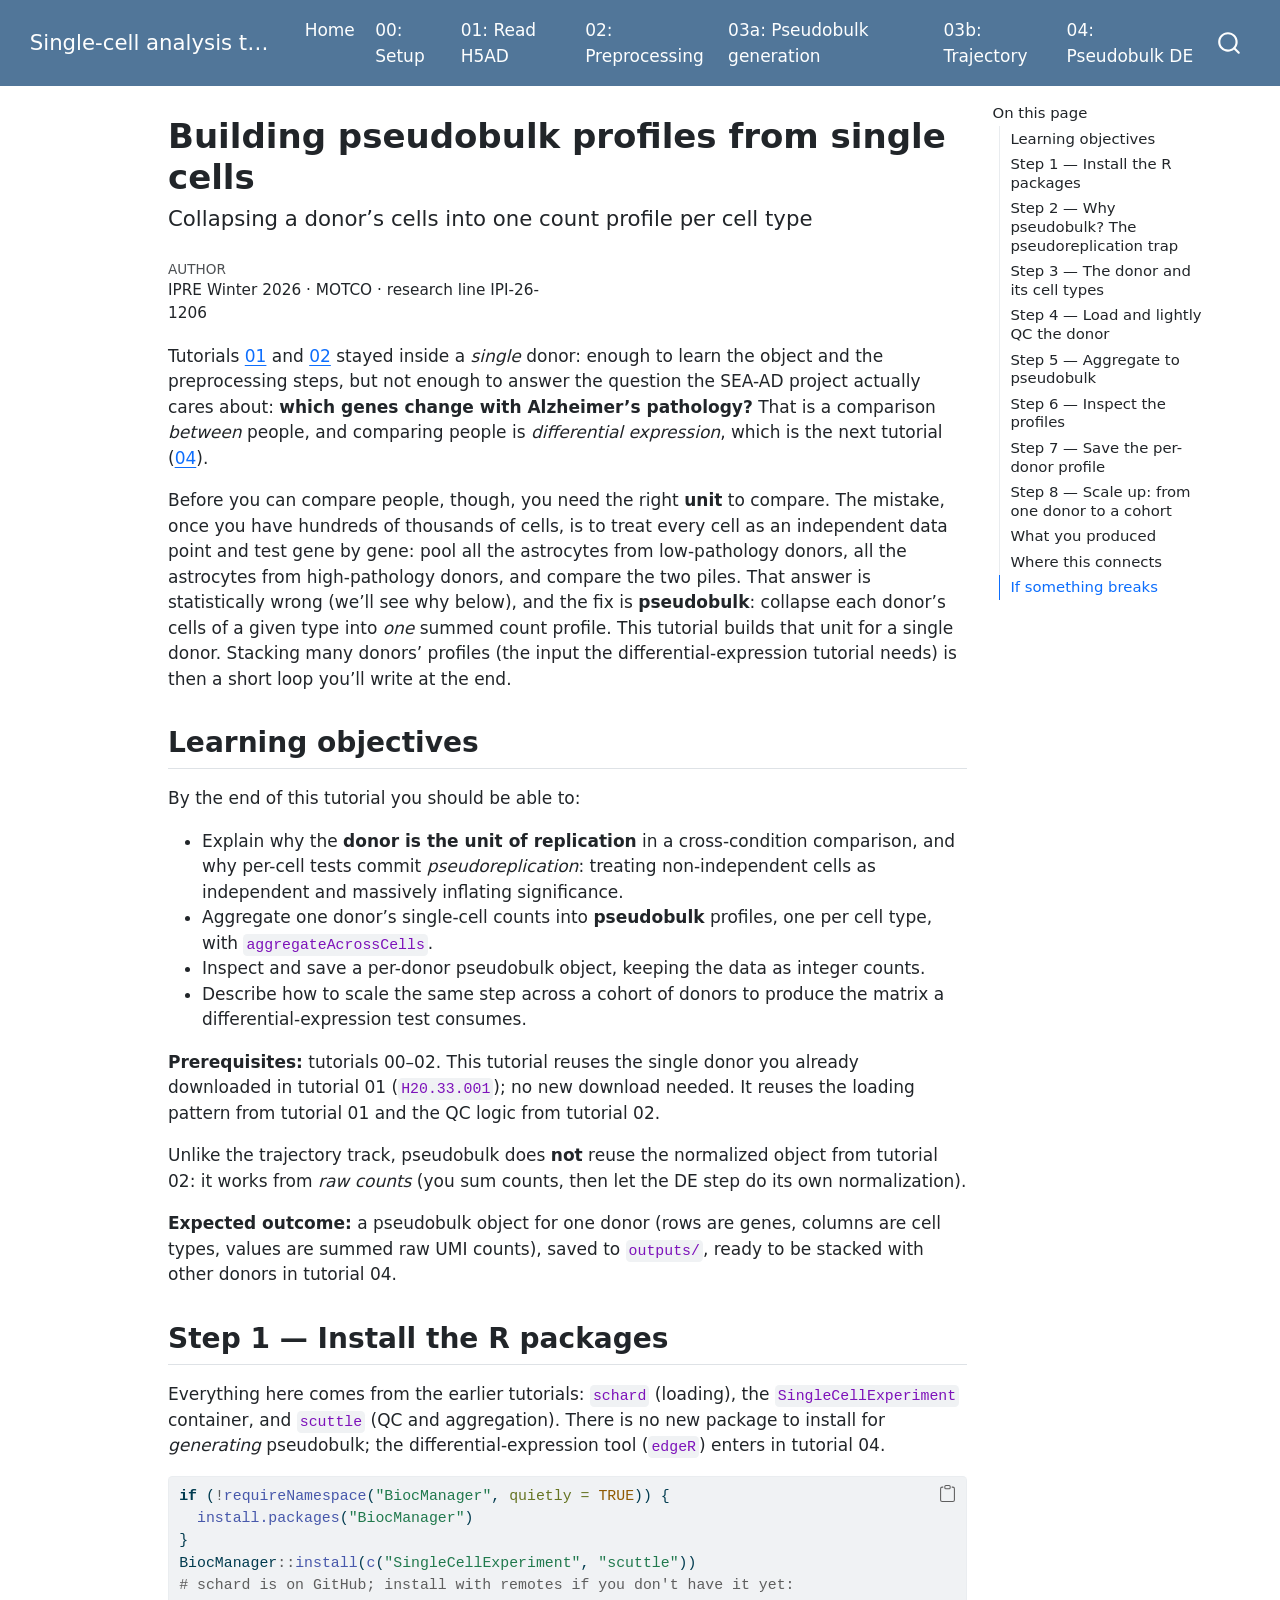
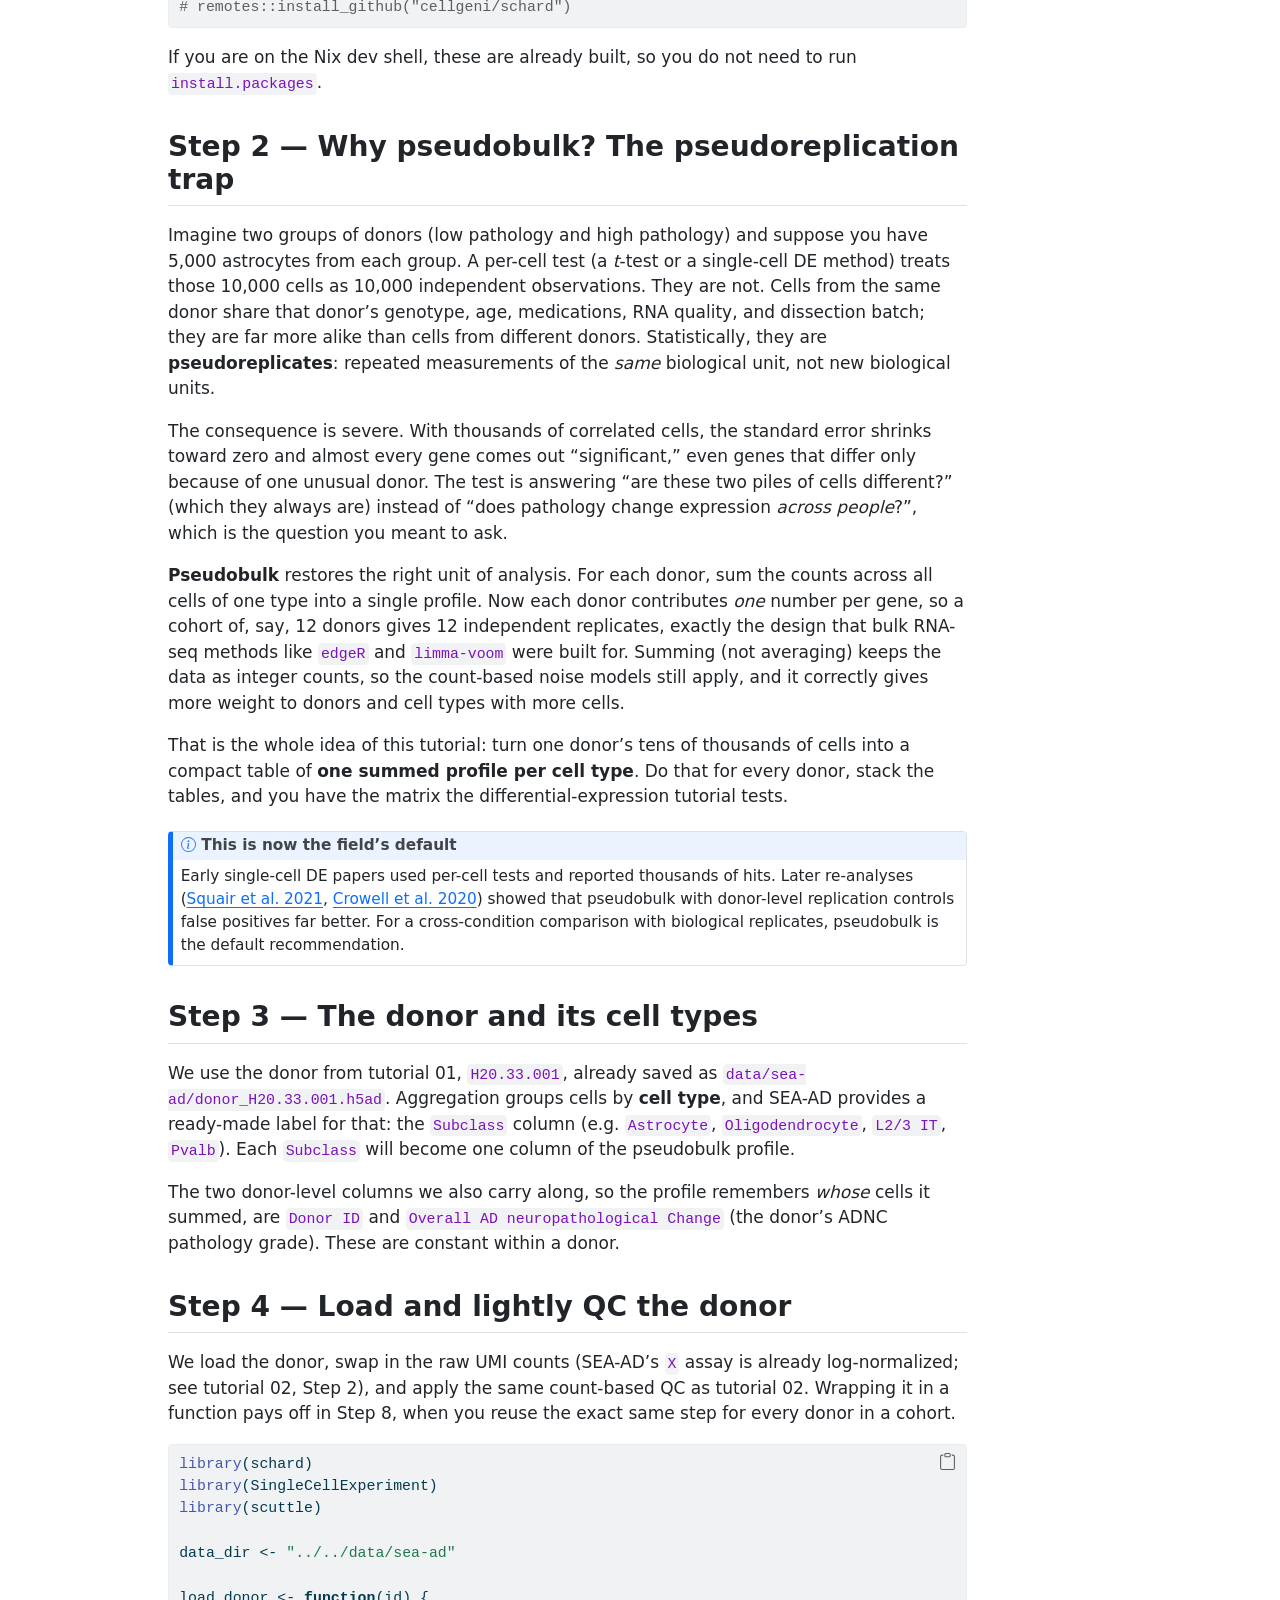
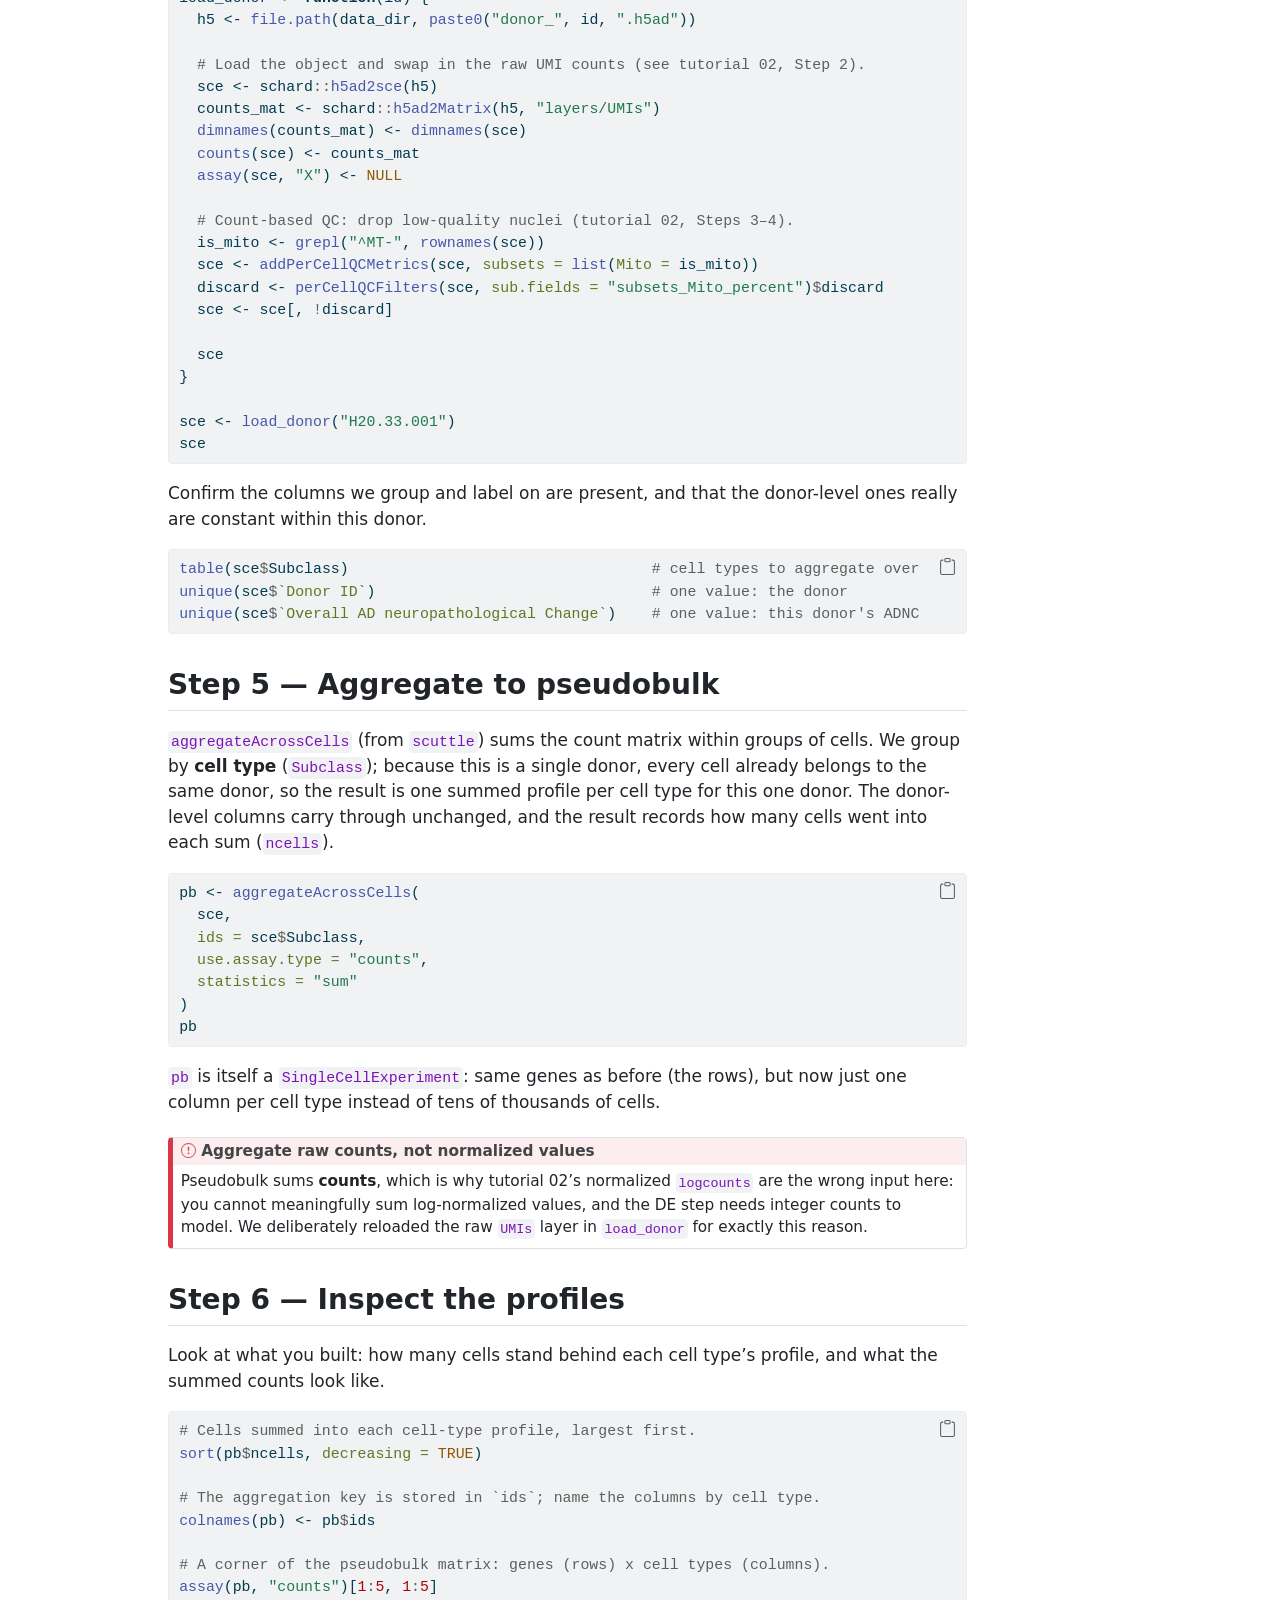
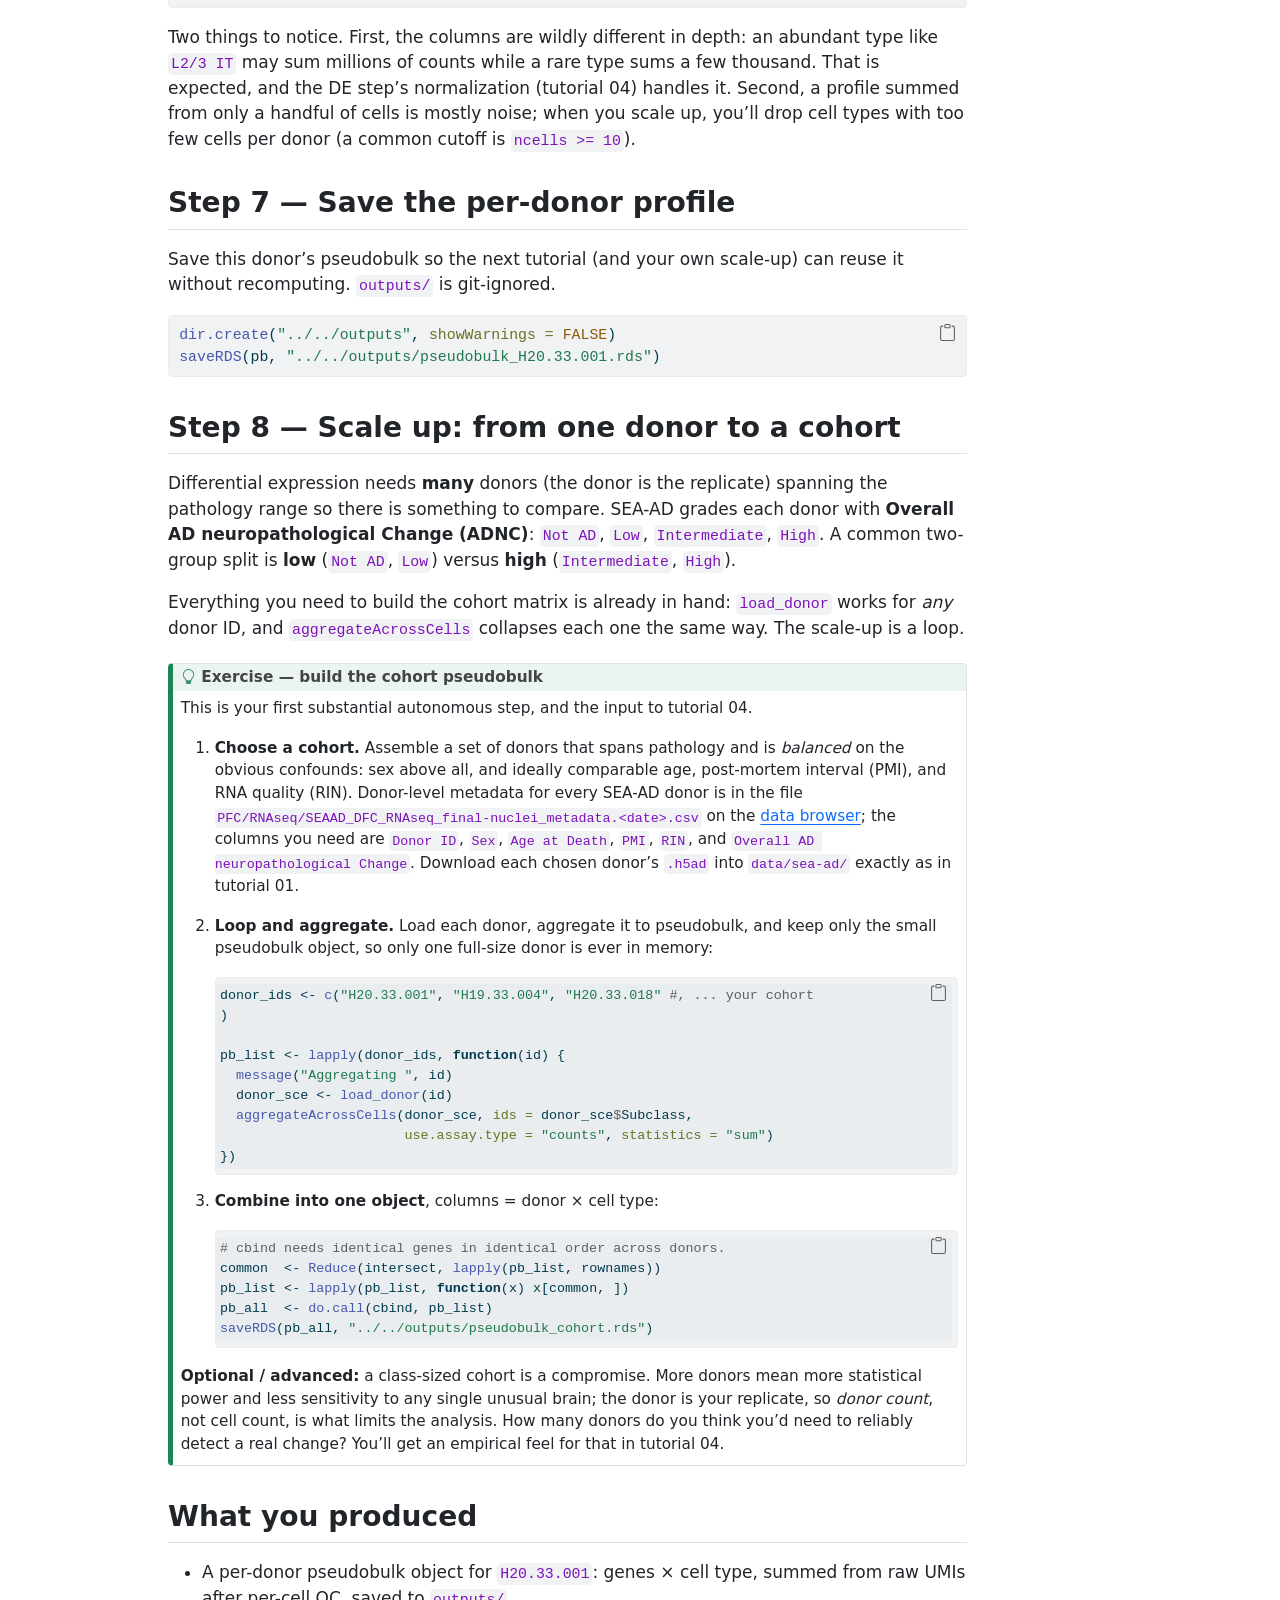
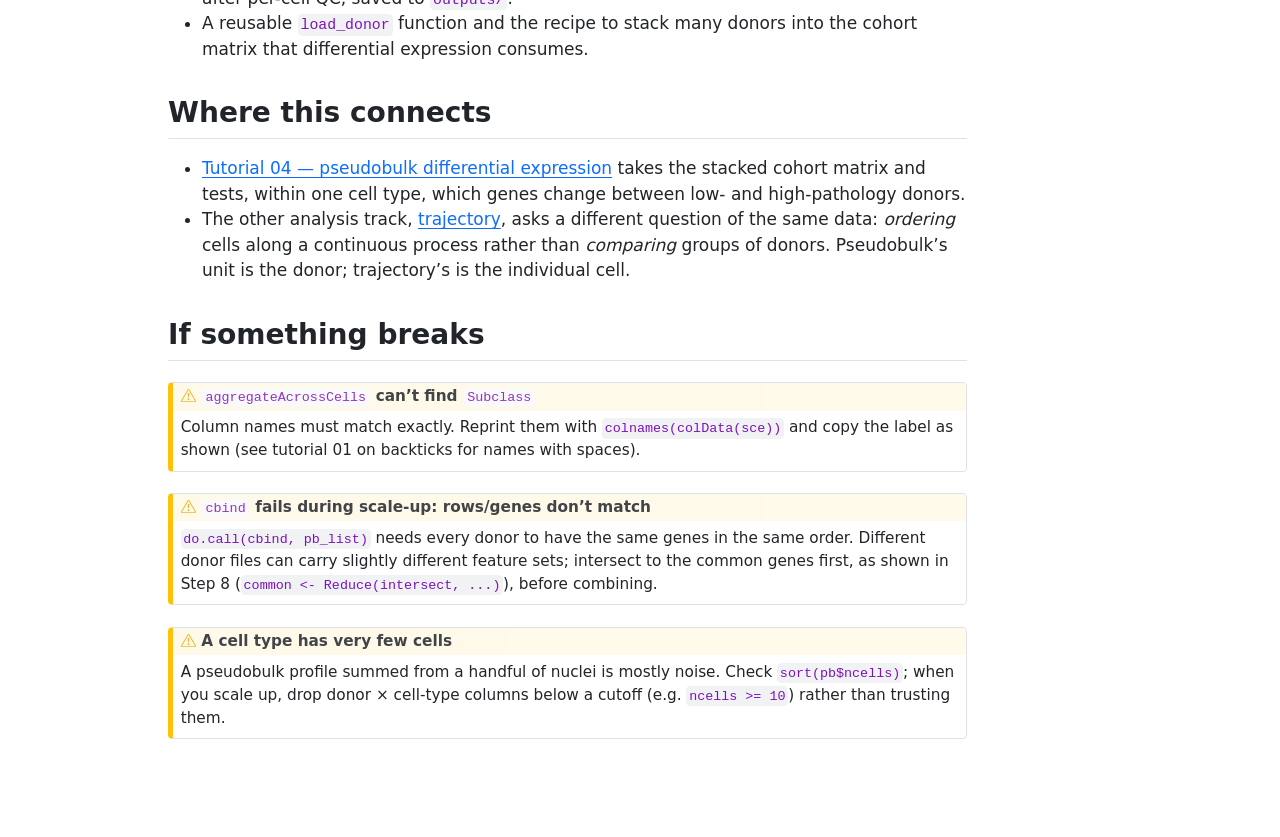
<file: tutorials/03a-pseudobulk/index.html>
<!DOCTYPE html>
<html xmlns="http://www.w3.org/1999/xhtml" lang="en" xml:lang="en"><head>

<meta charset="utf-8">
<meta name="generator" content="quarto-1.9.38">

<meta name="viewport" content="width=device-width, initial-scale=1.0, user-scalable=yes">

<meta name="author" content="IPRE Winter 2026 · MOTCO · research line IPI-26-1206">

<title>Building pseudobulk profiles from single cells – Single-cell analysis tutorials</title>
<style>
/* Default styles provided by pandoc.
** See https://pandoc.org/MANUAL.html#variables-for-html for config info.
*/
code{white-space: pre-wrap;}
span.smallcaps{font-variant: small-caps;}
div.columns{display: flex; gap: min(4vw, 1.5em);}
div.column{flex: auto; overflow-x: auto;}
div.hanging-indent{margin-left: 1.5em; text-indent: -1.5em;}
ul.task-list{list-style: none;}
ul.task-list li input[type="checkbox"] {
  width: 0.8em;
  margin: 0 0.8em 0.2em -1em; /* quarto-specific, see https://github.com/quarto-dev/quarto-cli/issues/4556 */ 
  vertical-align: middle;
}
/* CSS for syntax highlighting */
html { -webkit-text-size-adjust: 100%; }
pre > code.sourceCode { white-space: pre; position: relative; }
pre > code.sourceCode > span { display: inline-block; line-height: 1.25; }
pre > code.sourceCode > span:empty { height: 1.2em; }
.sourceCode { overflow: visible; }
code.sourceCode > span { color: inherit; text-decoration: inherit; }
div.sourceCode { margin: 1em 0; }
pre.sourceCode { margin: 0; }
@media screen {
div.sourceCode { overflow: auto; }
}
@media print {
pre > code.sourceCode { white-space: pre-wrap; }
pre > code.sourceCode > span { text-indent: -5em; padding-left: 5em; }
}
pre.numberSource code
  { counter-reset: source-line 0; }
pre.numberSource code > span
  { position: relative; left: -4em; counter-increment: source-line; }
pre.numberSource code > span > a:first-child::before
  { content: counter(source-line);
    position: relative; left: -1em; text-align: right; vertical-align: baseline;
    border: none; display: inline-block;
    -webkit-touch-callout: none; -webkit-user-select: none;
    -khtml-user-select: none; -moz-user-select: none;
    -ms-user-select: none; user-select: none;
    padding: 0 4px; width: 4em;
  }
pre.numberSource { margin-left: 3em;  padding-left: 4px; }
div.sourceCode
  {   }
@media screen {
pre > code.sourceCode > span > a:first-child::before { text-decoration: underline; }
}
</style>


<script src="../../site_libs/quarto-nav/quarto-nav.js"></script>
<script src="../../site_libs/quarto-nav/headroom.min.js"></script>
<script src="../../site_libs/clipboard/clipboard.min.js"></script>
<script src="../../site_libs/quarto-search/autocomplete.umd.js"></script>
<script src="../../site_libs/quarto-search/fuse.min.js"></script>
<script src="../../site_libs/quarto-search/quarto-search.js"></script>
<meta name="quarto:offset" content="../../">
<script src="../../site_libs/quarto-html/quarto.js" type="module"></script>
<script src="../../site_libs/quarto-html/tabsets/tabsets.js" type="module"></script>
<script src="../../site_libs/quarto-html/popper.min.js"></script>
<script src="../../site_libs/quarto-html/tippy.umd.min.js"></script>
<script src="../../site_libs/quarto-html/anchor.min.js"></script>
<link href="../../site_libs/quarto-html/tippy.css" rel="stylesheet">
<link href="../../site_libs/quarto-html/quarto-syntax-highlighting-15634bcf2e68342d4ad2dfa704d543f6.css" rel="stylesheet" id="quarto-text-highlighting-styles">
<script src="../../site_libs/bootstrap/bootstrap.min.js"></script>
<link href="../../site_libs/bootstrap/bootstrap-icons.css" rel="stylesheet">
<link href="../../site_libs/bootstrap/bootstrap-e7099dccd2c64493c1fb02673752d9e1.min.css" rel="stylesheet" append-hash="true" id="quarto-bootstrap" data-mode="light">
<script id="quarto-search-options" type="application/json">{
  "location": "navbar",
  "copy-button": false,
  "collapse-after": 3,
  "panel-placement": "end",
  "type": "overlay",
  "limit": 50,
  "keyboard-shortcut": [
    "f",
    "/",
    "s"
  ],
  "show-item-context": false,
  "language": {
    "search-no-results-text": "No results",
    "search-matching-documents-text": "matching documents",
    "search-copy-link-title": "Copy link to search",
    "search-hide-matches-text": "Hide additional matches",
    "search-more-match-text": "more match in this document",
    "search-more-matches-text": "more matches in this document",
    "search-clear-button-title": "Clear",
    "search-text-placeholder": "",
    "search-detached-cancel-button-title": "Cancel",
    "search-submit-button-title": "Submit",
    "search-label": "Search"
  }
}</script>


</head>

<body class="nav-fixed quarto-light">

<div id="quarto-search-results"></div>
  <header id="quarto-header" class="headroom fixed-top">
    <nav class="navbar navbar-expand-lg " data-bs-theme="dark">
      <div class="navbar-container container-fluid">
      <div class="navbar-brand-container mx-auto">
    <a class="navbar-brand" href="../../index.html">
    <span class="navbar-title">Single-cell analysis tutorials</span>
    </a>
  </div>
            <div id="quarto-search" class="" title="Search"></div>
          <button class="navbar-toggler" type="button" data-bs-toggle="collapse" data-bs-target="#navbarCollapse" aria-controls="navbarCollapse" role="menu" aria-expanded="false" aria-label="Toggle navigation" onclick="if (window.quartoToggleHeadroom) { window.quartoToggleHeadroom(); }">
  <span class="navbar-toggler-icon"></span>
</button>
          <div class="collapse navbar-collapse" id="navbarCollapse">
            <ul class="navbar-nav navbar-nav-scroll me-auto">
  <li class="nav-item">
    <a class="nav-link" href="../../index.html"> 
<span class="menu-text">Home</span></a>
  </li>  
  <li class="nav-item">
    <a class="nav-link" href="../../tutorials/00-setup/index.html"> 
<span class="menu-text">00: Setup</span></a>
  </li>  
  <li class="nav-item">
    <a class="nav-link" href="../../tutorials/01-read-h5ad/index.html"> 
<span class="menu-text">01: Read H5AD</span></a>
  </li>  
  <li class="nav-item">
    <a class="nav-link" href="../../tutorials/02-preprocessing/index.html"> 
<span class="menu-text">02: Preprocessing</span></a>
  </li>  
  <li class="nav-item">
    <a class="nav-link active" href="../../tutorials/03a-pseudobulk/index.html" aria-current="page"> 
<span class="menu-text">03a: Pseudobulk generation</span></a>
  </li>  
  <li class="nav-item">
    <a class="nav-link" href="../../tutorials/03b-trajectory/index.html"> 
<span class="menu-text">03b: Trajectory</span></a>
  </li>  
  <li class="nav-item">
    <a class="nav-link" href="../../tutorials/04-pseudobulk-de/index.html"> 
<span class="menu-text">04: Pseudobulk DE</span></a>
  </li>  
</ul>
          </div> <!-- /navcollapse -->
            <div class="quarto-navbar-tools">
</div>
      </div> <!-- /container-fluid -->
    </nav>
</header>
<!-- content -->
<div id="quarto-content" class="quarto-container page-columns page-rows-contents page-layout-article page-navbar">
<!-- sidebar -->
<!-- margin-sidebar -->
    <div id="quarto-margin-sidebar" class="sidebar margin-sidebar">
        <nav id="TOC" role="doc-toc" class="toc-active">
    <h2 id="toc-title">On this page</h2>
   
  <ul>
  <li><a href="#learning-objectives" id="toc-learning-objectives" class="nav-link active" data-scroll-target="#learning-objectives">Learning objectives</a></li>
  <li><a href="#step-1-install-the-r-packages" id="toc-step-1-install-the-r-packages" class="nav-link" data-scroll-target="#step-1-install-the-r-packages">Step 1 — Install the R packages</a></li>
  <li><a href="#step-2-why-pseudobulk-the-pseudoreplication-trap" id="toc-step-2-why-pseudobulk-the-pseudoreplication-trap" class="nav-link" data-scroll-target="#step-2-why-pseudobulk-the-pseudoreplication-trap">Step 2 — Why pseudobulk? The pseudoreplication trap</a></li>
  <li><a href="#step-3-the-donor-and-its-cell-types" id="toc-step-3-the-donor-and-its-cell-types" class="nav-link" data-scroll-target="#step-3-the-donor-and-its-cell-types">Step 3 — The donor and its cell types</a></li>
  <li><a href="#step-4-load-and-lightly-qc-the-donor" id="toc-step-4-load-and-lightly-qc-the-donor" class="nav-link" data-scroll-target="#step-4-load-and-lightly-qc-the-donor">Step 4 — Load and lightly QC the donor</a></li>
  <li><a href="#step-5-aggregate-to-pseudobulk" id="toc-step-5-aggregate-to-pseudobulk" class="nav-link" data-scroll-target="#step-5-aggregate-to-pseudobulk">Step 5 — Aggregate to pseudobulk</a></li>
  <li><a href="#step-6-inspect-the-profiles" id="toc-step-6-inspect-the-profiles" class="nav-link" data-scroll-target="#step-6-inspect-the-profiles">Step 6 — Inspect the profiles</a></li>
  <li><a href="#step-7-save-the-per-donor-profile" id="toc-step-7-save-the-per-donor-profile" class="nav-link" data-scroll-target="#step-7-save-the-per-donor-profile">Step 7 — Save the per-donor profile</a></li>
  <li><a href="#sec-scaleup" id="toc-sec-scaleup" class="nav-link" data-scroll-target="#sec-scaleup">Step 8 — Scale up: from one donor to a cohort</a></li>
  <li><a href="#what-you-produced" id="toc-what-you-produced" class="nav-link" data-scroll-target="#what-you-produced">What you produced</a></li>
  <li><a href="#where-this-connects" id="toc-where-this-connects" class="nav-link" data-scroll-target="#where-this-connects">Where this connects</a></li>
  <li><a href="#if-something-breaks" id="toc-if-something-breaks" class="nav-link" data-scroll-target="#if-something-breaks">If something breaks</a></li>
  </ul>
</nav>
    </div>
<!-- main -->
<main class="content" id="quarto-document-content">

<header id="title-block-header" class="quarto-title-block default">
<div class="quarto-title">
<h1 class="title">Building pseudobulk profiles from single cells</h1>
<p class="subtitle lead">Collapsing a donor’s cells into one count profile per cell type</p>
</div>



<div class="quarto-title-meta">

    <div>
    <div class="quarto-title-meta-heading">Author</div>
    <div class="quarto-title-meta-contents">
             <p>IPRE Winter 2026 · MOTCO · research line IPI-26-1206 </p>
          </div>
  </div>
    
  
    
  </div>
  


</header>


<p>Tutorials <a href="../../tutorials/01-read-h5ad/index.html">01</a> and <a href="../../tutorials/02-preprocessing/index.html">02</a> stayed inside a <em>single</em> donor: enough to learn the object and the preprocessing steps, but not enough to answer the question the SEA-AD project actually cares about: <strong>which genes change with Alzheimer’s pathology?</strong> That is a comparison <em>between</em> people, and comparing people is <em>differential expression</em>, which is the next tutorial (<a href="../../tutorials/04-pseudobulk-de/index.html">04</a>).</p>
<p>Before you can compare people, though, you need the right <strong>unit</strong> to compare. The mistake, once you have hundreds of thousands of cells, is to treat every cell as an independent data point and test gene by gene: pool all the astrocytes from low-pathology donors, all the astrocytes from high-pathology donors, and compare the two piles. That answer is statistically wrong (we’ll see why below), and the fix is <strong>pseudobulk</strong>: collapse each donor’s cells of a given type into <em>one</em> summed count profile. This tutorial builds that unit for a single donor. Stacking many donors’ profiles (the input the differential-expression tutorial needs) is then a short loop you’ll write at the end.</p>
<section id="learning-objectives" class="level2">
<h2 class="anchored" data-anchor-id="learning-objectives">Learning objectives</h2>
<p>By the end of this tutorial you should be able to:</p>
<ul>
<li>Explain why the <strong>donor is the unit of replication</strong> in a cross-condition comparison, and why per-cell tests commit <em>pseudoreplication</em>: treating non-independent cells as independent and massively inflating significance.</li>
<li>Aggregate one donor’s single-cell counts into <strong>pseudobulk</strong> profiles, one per cell type, with <code>aggregateAcrossCells</code>.</li>
<li>Inspect and save a per-donor pseudobulk object, keeping the data as integer counts.</li>
<li>Describe how to scale the same step across a cohort of donors to produce the matrix a differential-expression test consumes.</li>
</ul>
<p><strong>Prerequisites:</strong> tutorials 00–02. This tutorial reuses the single donor you already downloaded in tutorial 01 (<code>H20.33.001</code>); no new download needed. It reuses the loading pattern from tutorial 01 and the QC logic from tutorial 02.</p>
<p>Unlike the trajectory track, pseudobulk does <strong>not</strong> reuse the normalized object from tutorial 02: it works from <em>raw counts</em> (you sum counts, then let the DE step do its own normalization).</p>
<p><strong>Expected outcome:</strong> a pseudobulk object for one donor (rows are genes, columns are cell types, values are summed raw UMI counts), saved to <code>outputs/</code>, ready to be stacked with other donors in tutorial 04.</p>
</section>
<section id="step-1-install-the-r-packages" class="level2">
<h2 class="anchored" data-anchor-id="step-1-install-the-r-packages">Step 1 — Install the R packages</h2>
<p>Everything here comes from the earlier tutorials: <code>schard</code> (loading), the <code>SingleCellExperiment</code> container, and <code>scuttle</code> (QC and aggregation). There is no new package to install for <em>generating</em> pseudobulk; the differential-expression tool (<code>edgeR</code>) enters in tutorial 04.</p>
<div class="cell">
<div class="code-copy-outer-scaffold"><div class="sourceCode cell-code" id="cb1"><pre class="sourceCode r code-with-copy"><code class="sourceCode r"><span id="cb1-1"><a href="#cb1-1" aria-hidden="true" tabindex="-1"></a><span class="cf">if</span> (<span class="sc">!</span><span class="fu">requireNamespace</span>(<span class="st">"BiocManager"</span>, <span class="at">quietly =</span> <span class="cn">TRUE</span>)) {</span>
<span id="cb1-2"><a href="#cb1-2" aria-hidden="true" tabindex="-1"></a>  <span class="fu">install.packages</span>(<span class="st">"BiocManager"</span>)</span>
<span id="cb1-3"><a href="#cb1-3" aria-hidden="true" tabindex="-1"></a>}</span>
<span id="cb1-4"><a href="#cb1-4" aria-hidden="true" tabindex="-1"></a>BiocManager<span class="sc">::</span><span class="fu">install</span>(<span class="fu">c</span>(<span class="st">"SingleCellExperiment"</span>, <span class="st">"scuttle"</span>))</span>
<span id="cb1-5"><a href="#cb1-5" aria-hidden="true" tabindex="-1"></a><span class="co"># schard is on GitHub; install with remotes if you don't have it yet:</span></span>
<span id="cb1-6"><a href="#cb1-6" aria-hidden="true" tabindex="-1"></a><span class="co"># remotes::install_github("cellgeni/schard")</span></span></code></pre></div><button title="Copy to Clipboard" class="code-copy-button"><i class="bi"></i></button></div>
</div>
<p>If you are on the Nix dev shell, these are already built, so you do not need to run <code>install.packages</code>.</p>
</section>
<section id="step-2-why-pseudobulk-the-pseudoreplication-trap" class="level2">
<h2 class="anchored" data-anchor-id="step-2-why-pseudobulk-the-pseudoreplication-trap">Step 2 — Why pseudobulk? The pseudoreplication trap</h2>
<p>Imagine two groups of donors (low pathology and high pathology) and suppose you have 5,000 astrocytes from each group. A per-cell test (a <em>t</em>-test or a single-cell DE method) treats those 10,000 cells as 10,000 independent observations. They are not. Cells from the same donor share that donor’s genotype, age, medications, RNA quality, and dissection batch; they are far more alike than cells from different donors. Statistically, they are <strong>pseudoreplicates</strong>: repeated measurements of the <em>same</em> biological unit, not new biological units.</p>
<p>The consequence is severe. With thousands of correlated cells, the standard error shrinks toward zero and almost every gene comes out “significant,” even genes that differ only because of one unusual donor. The test is answering “are these two piles of cells different?” (which they always are) instead of “does pathology change expression <em>across people</em>?”, which is the question you meant to ask.</p>
<p><strong>Pseudobulk</strong> restores the right unit of analysis. For each donor, sum the counts across all cells of one type into a single profile. Now each donor contributes <em>one</em> number per gene, so a cohort of, say, 12 donors gives 12 independent replicates, exactly the design that bulk RNA-seq methods like <code>edgeR</code> and <code>limma-voom</code> were built for. Summing (not averaging) keeps the data as integer counts, so the count-based noise models still apply, and it correctly gives more weight to donors and cell types with more cells.</p>
<p>That is the whole idea of this tutorial: turn one donor’s tens of thousands of cells into a compact table of <strong>one summed profile per cell type</strong>. Do that for every donor, stack the tables, and you have the matrix the differential-expression tutorial tests.</p>
<div class="callout callout-style-default callout-note callout-titled" title="This is now the field's default">
<div class="callout-header d-flex align-content-center">
<div class="callout-icon-container">
<i class="callout-icon"></i>
</div>
<div class="callout-title-container flex-fill">
<span class="screen-reader-only">Note</span>This is now the field’s default
</div>
</div>
<div class="callout-body-container callout-body">
<p>Early single-cell DE papers used per-cell tests and reported thousands of hits. Later re-analyses (<a href="https://doi.org/10.1038/s41467-021-25960-2">Squair et al.&nbsp;2021</a>, <a href="https://doi.org/10.1038/s41467-020-19894-4">Crowell et al.&nbsp;2020</a>) showed that pseudobulk with donor-level replication controls false positives far better. For a cross-condition comparison with biological replicates, pseudobulk is the default recommendation.</p>
</div>
</div>
</section>
<section id="step-3-the-donor-and-its-cell-types" class="level2">
<h2 class="anchored" data-anchor-id="step-3-the-donor-and-its-cell-types">Step 3 — The donor and its cell types</h2>
<p>We use the donor from tutorial 01, <code>H20.33.001</code>, already saved as <code>data/sea-ad/donor_H20.33.001.h5ad</code>. Aggregation groups cells by <strong>cell type</strong>, and SEA-AD provides a ready-made label for that: the <code>Subclass</code> column (e.g. <code>Astrocyte</code>, <code>Oligodendrocyte</code>, <code>L2/3 IT</code>, <code>Pvalb</code>). Each <code>Subclass</code> will become one column of the pseudobulk profile.</p>
<p>The two donor-level columns we also carry along, so the profile remembers <em>whose</em> cells it summed, are <code>Donor ID</code> and <code>Overall AD neuropathological Change</code> (the donor’s ADNC pathology grade). These are constant within a donor.</p>
</section>
<section id="step-4-load-and-lightly-qc-the-donor" class="level2">
<h2 class="anchored" data-anchor-id="step-4-load-and-lightly-qc-the-donor">Step 4 — Load and lightly QC the donor</h2>
<p>We load the donor, swap in the raw UMI counts (SEA-AD’s <code>X</code> assay is already log-normalized; see tutorial 02, Step 2), and apply the same count-based QC as tutorial 02. Wrapping it in a function pays off in Step 8, when you reuse the exact same step for every donor in a cohort.</p>
<div class="cell">
<div class="code-copy-outer-scaffold"><div class="sourceCode cell-code" id="cb2"><pre class="sourceCode r code-with-copy"><code class="sourceCode r"><span id="cb2-1"><a href="#cb2-1" aria-hidden="true" tabindex="-1"></a><span class="fu">library</span>(schard)</span>
<span id="cb2-2"><a href="#cb2-2" aria-hidden="true" tabindex="-1"></a><span class="fu">library</span>(SingleCellExperiment)</span>
<span id="cb2-3"><a href="#cb2-3" aria-hidden="true" tabindex="-1"></a><span class="fu">library</span>(scuttle)</span>
<span id="cb2-4"><a href="#cb2-4" aria-hidden="true" tabindex="-1"></a></span>
<span id="cb2-5"><a href="#cb2-5" aria-hidden="true" tabindex="-1"></a>data_dir <span class="ot">&lt;-</span> <span class="st">"../../data/sea-ad"</span></span>
<span id="cb2-6"><a href="#cb2-6" aria-hidden="true" tabindex="-1"></a></span>
<span id="cb2-7"><a href="#cb2-7" aria-hidden="true" tabindex="-1"></a>load_donor <span class="ot">&lt;-</span> <span class="cf">function</span>(id) {</span>
<span id="cb2-8"><a href="#cb2-8" aria-hidden="true" tabindex="-1"></a>  h5 <span class="ot">&lt;-</span> <span class="fu">file.path</span>(data_dir, <span class="fu">paste0</span>(<span class="st">"donor_"</span>, id, <span class="st">".h5ad"</span>))</span>
<span id="cb2-9"><a href="#cb2-9" aria-hidden="true" tabindex="-1"></a></span>
<span id="cb2-10"><a href="#cb2-10" aria-hidden="true" tabindex="-1"></a>  <span class="co"># Load the object and swap in the raw UMI counts (see tutorial 02, Step 2).</span></span>
<span id="cb2-11"><a href="#cb2-11" aria-hidden="true" tabindex="-1"></a>  sce <span class="ot">&lt;-</span> schard<span class="sc">::</span><span class="fu">h5ad2sce</span>(h5)</span>
<span id="cb2-12"><a href="#cb2-12" aria-hidden="true" tabindex="-1"></a>  counts_mat <span class="ot">&lt;-</span> schard<span class="sc">::</span><span class="fu">h5ad2Matrix</span>(h5, <span class="st">"layers/UMIs"</span>)</span>
<span id="cb2-13"><a href="#cb2-13" aria-hidden="true" tabindex="-1"></a>  <span class="fu">dimnames</span>(counts_mat) <span class="ot">&lt;-</span> <span class="fu">dimnames</span>(sce)</span>
<span id="cb2-14"><a href="#cb2-14" aria-hidden="true" tabindex="-1"></a>  <span class="fu">counts</span>(sce) <span class="ot">&lt;-</span> counts_mat</span>
<span id="cb2-15"><a href="#cb2-15" aria-hidden="true" tabindex="-1"></a>  <span class="fu">assay</span>(sce, <span class="st">"X"</span>) <span class="ot">&lt;-</span> <span class="cn">NULL</span></span>
<span id="cb2-16"><a href="#cb2-16" aria-hidden="true" tabindex="-1"></a></span>
<span id="cb2-17"><a href="#cb2-17" aria-hidden="true" tabindex="-1"></a>  <span class="co"># Count-based QC: drop low-quality nuclei (tutorial 02, Steps 3–4).</span></span>
<span id="cb2-18"><a href="#cb2-18" aria-hidden="true" tabindex="-1"></a>  is_mito <span class="ot">&lt;-</span> <span class="fu">grepl</span>(<span class="st">"^MT-"</span>, <span class="fu">rownames</span>(sce))</span>
<span id="cb2-19"><a href="#cb2-19" aria-hidden="true" tabindex="-1"></a>  sce <span class="ot">&lt;-</span> <span class="fu">addPerCellQCMetrics</span>(sce, <span class="at">subsets =</span> <span class="fu">list</span>(<span class="at">Mito =</span> is_mito))</span>
<span id="cb2-20"><a href="#cb2-20" aria-hidden="true" tabindex="-1"></a>  discard <span class="ot">&lt;-</span> <span class="fu">perCellQCFilters</span>(sce, <span class="at">sub.fields =</span> <span class="st">"subsets_Mito_percent"</span>)<span class="sc">$</span>discard</span>
<span id="cb2-21"><a href="#cb2-21" aria-hidden="true" tabindex="-1"></a>  sce <span class="ot">&lt;-</span> sce[, <span class="sc">!</span>discard]</span>
<span id="cb2-22"><a href="#cb2-22" aria-hidden="true" tabindex="-1"></a></span>
<span id="cb2-23"><a href="#cb2-23" aria-hidden="true" tabindex="-1"></a>  sce</span>
<span id="cb2-24"><a href="#cb2-24" aria-hidden="true" tabindex="-1"></a>}</span>
<span id="cb2-25"><a href="#cb2-25" aria-hidden="true" tabindex="-1"></a></span>
<span id="cb2-26"><a href="#cb2-26" aria-hidden="true" tabindex="-1"></a>sce <span class="ot">&lt;-</span> <span class="fu">load_donor</span>(<span class="st">"H20.33.001"</span>)</span>
<span id="cb2-27"><a href="#cb2-27" aria-hidden="true" tabindex="-1"></a>sce</span></code></pre></div><button title="Copy to Clipboard" class="code-copy-button"><i class="bi"></i></button></div>
</div>
<p>Confirm the columns we group and label on are present, and that the donor-level ones really are constant within this donor.</p>
<div class="cell">
<div class="code-copy-outer-scaffold"><div class="sourceCode cell-code" id="cb3"><pre class="sourceCode r code-with-copy"><code class="sourceCode r"><span id="cb3-1"><a href="#cb3-1" aria-hidden="true" tabindex="-1"></a><span class="fu">table</span>(sce<span class="sc">$</span>Subclass)                                  <span class="co"># cell types to aggregate over</span></span>
<span id="cb3-2"><a href="#cb3-2" aria-hidden="true" tabindex="-1"></a><span class="fu">unique</span>(sce<span class="sc">$</span><span class="st">`</span><span class="at">Donor ID</span><span class="st">`</span>)                               <span class="co"># one value: the donor</span></span>
<span id="cb3-3"><a href="#cb3-3" aria-hidden="true" tabindex="-1"></a><span class="fu">unique</span>(sce<span class="sc">$</span><span class="st">`</span><span class="at">Overall AD neuropathological Change</span><span class="st">`</span>)    <span class="co"># one value: this donor's ADNC</span></span></code></pre></div><button title="Copy to Clipboard" class="code-copy-button"><i class="bi"></i></button></div>
</div>
</section>
<section id="step-5-aggregate-to-pseudobulk" class="level2">
<h2 class="anchored" data-anchor-id="step-5-aggregate-to-pseudobulk">Step 5 — Aggregate to pseudobulk</h2>
<p><code>aggregateAcrossCells</code> (from <code>scuttle</code>) sums the count matrix within groups of cells. We group by <strong>cell type</strong> (<code>Subclass</code>); because this is a single donor, every cell already belongs to the same donor, so the result is one summed profile per cell type for this one donor. The donor-level columns carry through unchanged, and the result records how many cells went into each sum (<code>ncells</code>).</p>
<div class="cell">
<div class="code-copy-outer-scaffold"><div class="sourceCode cell-code" id="cb4"><pre class="sourceCode r code-with-copy"><code class="sourceCode r"><span id="cb4-1"><a href="#cb4-1" aria-hidden="true" tabindex="-1"></a>pb <span class="ot">&lt;-</span> <span class="fu">aggregateAcrossCells</span>(</span>
<span id="cb4-2"><a href="#cb4-2" aria-hidden="true" tabindex="-1"></a>  sce,</span>
<span id="cb4-3"><a href="#cb4-3" aria-hidden="true" tabindex="-1"></a>  <span class="at">ids =</span> sce<span class="sc">$</span>Subclass,</span>
<span id="cb4-4"><a href="#cb4-4" aria-hidden="true" tabindex="-1"></a>  <span class="at">use.assay.type =</span> <span class="st">"counts"</span>,</span>
<span id="cb4-5"><a href="#cb4-5" aria-hidden="true" tabindex="-1"></a>  <span class="at">statistics =</span> <span class="st">"sum"</span></span>
<span id="cb4-6"><a href="#cb4-6" aria-hidden="true" tabindex="-1"></a>)</span>
<span id="cb4-7"><a href="#cb4-7" aria-hidden="true" tabindex="-1"></a>pb</span></code></pre></div><button title="Copy to Clipboard" class="code-copy-button"><i class="bi"></i></button></div>
</div>
<p><code>pb</code> is itself a <code>SingleCellExperiment</code>: same genes as before (the rows), but now just one column per cell type instead of tens of thousands of cells.</p>
<div class="callout callout-style-default callout-important callout-titled" title="Aggregate raw counts, not normalized values">
<div class="callout-header d-flex align-content-center">
<div class="callout-icon-container">
<i class="callout-icon"></i>
</div>
<div class="callout-title-container flex-fill">
<span class="screen-reader-only">Important</span>Aggregate raw counts, not normalized values
</div>
</div>
<div class="callout-body-container callout-body">
<p>Pseudobulk sums <strong>counts</strong>, which is why tutorial 02’s normalized <code>logcounts</code> are the wrong input here: you cannot meaningfully sum log-normalized values, and the DE step needs integer counts to model. We deliberately reloaded the raw <code>UMIs</code> layer in <code>load_donor</code> for exactly this reason.</p>
</div>
</div>
</section>
<section id="step-6-inspect-the-profiles" class="level2">
<h2 class="anchored" data-anchor-id="step-6-inspect-the-profiles">Step 6 — Inspect the profiles</h2>
<p>Look at what you built: how many cells stand behind each cell type’s profile, and what the summed counts look like.</p>
<div class="cell">
<div class="code-copy-outer-scaffold"><div class="sourceCode cell-code" id="cb5"><pre class="sourceCode r code-with-copy"><code class="sourceCode r"><span id="cb5-1"><a href="#cb5-1" aria-hidden="true" tabindex="-1"></a><span class="co"># Cells summed into each cell-type profile, largest first.</span></span>
<span id="cb5-2"><a href="#cb5-2" aria-hidden="true" tabindex="-1"></a><span class="fu">sort</span>(pb<span class="sc">$</span>ncells, <span class="at">decreasing =</span> <span class="cn">TRUE</span>)</span>
<span id="cb5-3"><a href="#cb5-3" aria-hidden="true" tabindex="-1"></a></span>
<span id="cb5-4"><a href="#cb5-4" aria-hidden="true" tabindex="-1"></a><span class="co"># The aggregation key is stored in `ids`; name the columns by cell type.</span></span>
<span id="cb5-5"><a href="#cb5-5" aria-hidden="true" tabindex="-1"></a><span class="fu">colnames</span>(pb) <span class="ot">&lt;-</span> pb<span class="sc">$</span>ids</span>
<span id="cb5-6"><a href="#cb5-6" aria-hidden="true" tabindex="-1"></a></span>
<span id="cb5-7"><a href="#cb5-7" aria-hidden="true" tabindex="-1"></a><span class="co"># A corner of the pseudobulk matrix: genes (rows) x cell types (columns).</span></span>
<span id="cb5-8"><a href="#cb5-8" aria-hidden="true" tabindex="-1"></a><span class="fu">assay</span>(pb, <span class="st">"counts"</span>)[<span class="dv">1</span><span class="sc">:</span><span class="dv">5</span>, <span class="dv">1</span><span class="sc">:</span><span class="dv">5</span>]</span></code></pre></div><button title="Copy to Clipboard" class="code-copy-button"><i class="bi"></i></button></div>
</div>
<p>Two things to notice. First, the columns are wildly different in depth: an abundant type like <code>L2/3 IT</code> may sum millions of counts while a rare type sums a few thousand. That is expected, and the DE step’s normalization (tutorial 04) handles it. Second, a profile summed from only a handful of cells is mostly noise; when you scale up, you’ll drop cell types with too few cells per donor (a common cutoff is <code>ncells &gt;= 10</code>).</p>
</section>
<section id="step-7-save-the-per-donor-profile" class="level2">
<h2 class="anchored" data-anchor-id="step-7-save-the-per-donor-profile">Step 7 — Save the per-donor profile</h2>
<p>Save this donor’s pseudobulk so the next tutorial (and your own scale-up) can reuse it without recomputing. <code>outputs/</code> is git-ignored.</p>
<div class="cell">
<div class="code-copy-outer-scaffold"><div class="sourceCode cell-code" id="cb6"><pre class="sourceCode r code-with-copy"><code class="sourceCode r"><span id="cb6-1"><a href="#cb6-1" aria-hidden="true" tabindex="-1"></a><span class="fu">dir.create</span>(<span class="st">"../../outputs"</span>, <span class="at">showWarnings =</span> <span class="cn">FALSE</span>)</span>
<span id="cb6-2"><a href="#cb6-2" aria-hidden="true" tabindex="-1"></a><span class="fu">saveRDS</span>(pb, <span class="st">"../../outputs/pseudobulk_H20.33.001.rds"</span>)</span></code></pre></div><button title="Copy to Clipboard" class="code-copy-button"><i class="bi"></i></button></div>
</div>
</section>
<section id="sec-scaleup" class="level2">
<h2 class="anchored" data-anchor-id="sec-scaleup">Step 8 — Scale up: from one donor to a cohort</h2>
<p>Differential expression needs <strong>many</strong> donors (the donor is the replicate) spanning the pathology range so there is something to compare. SEA-AD grades each donor with <strong>Overall AD neuropathological Change (ADNC)</strong>: <code>Not AD</code>, <code>Low</code>, <code>Intermediate</code>, <code>High</code>. A common two-group split is <strong>low</strong> (<code>Not AD</code>, <code>Low</code>) versus <strong>high</strong> (<code>Intermediate</code>, <code>High</code>).</p>
<p>Everything you need to build the cohort matrix is already in hand: <code>load_donor</code> works for <em>any</em> donor ID, and <code>aggregateAcrossCells</code> collapses each one the same way. The scale-up is a loop.</p>
<div class="callout callout-style-default callout-tip callout-titled" title="Exercise — build the cohort pseudobulk">
<div class="callout-header d-flex align-content-center">
<div class="callout-icon-container">
<i class="callout-icon"></i>
</div>
<div class="callout-title-container flex-fill">
<span class="screen-reader-only">Tip</span>Exercise — build the cohort pseudobulk
</div>
</div>
<div class="callout-body-container callout-body">
<p>This is your first substantial autonomous step, and the input to tutorial 04.</p>
<ol type="1">
<li><p><strong>Choose a cohort.</strong> Assemble a set of donors that spans pathology and is <em>balanced</em> on the obvious confounds: sex above all, and ideally comparable age, post-mortem interval (PMI), and RNA quality (RIN). Donor-level metadata for every SEA-AD donor is in the file <code>PFC/RNAseq/SEAAD_DFC_RNAseq_final-nuclei_metadata.&lt;date&gt;.csv</code> on the <a href="https://sea-ad-single-cell-profiling.s3.amazonaws.com/index.html">data browser</a>; the columns you need are <code>Donor ID</code>, <code>Sex</code>, <code>Age at Death</code>, <code>PMI</code>, <code>RIN</code>, and <code>Overall AD neuropathological Change</code>. Download each chosen donor’s <code>.h5ad</code> into <code>data/sea-ad/</code> exactly as in tutorial 01.</p></li>
<li><p><strong>Loop and aggregate.</strong> Load each donor, aggregate it to pseudobulk, and keep only the small pseudobulk object, so only one full-size donor is ever in memory:</p>
<div class="cell">
<div class="code-copy-outer-scaffold"><div class="sourceCode cell-code" id="cb7"><pre class="sourceCode r code-with-copy"><code class="sourceCode r"><span id="cb7-1"><a href="#cb7-1" aria-hidden="true" tabindex="-1"></a>donor_ids <span class="ot">&lt;-</span> <span class="fu">c</span>(<span class="st">"H20.33.001"</span>, <span class="st">"H19.33.004"</span>, <span class="st">"H20.33.018"</span> <span class="co">#, ... your cohort</span></span>
<span id="cb7-2"><a href="#cb7-2" aria-hidden="true" tabindex="-1"></a>)</span>
<span id="cb7-3"><a href="#cb7-3" aria-hidden="true" tabindex="-1"></a></span>
<span id="cb7-4"><a href="#cb7-4" aria-hidden="true" tabindex="-1"></a>pb_list <span class="ot">&lt;-</span> <span class="fu">lapply</span>(donor_ids, <span class="cf">function</span>(id) {</span>
<span id="cb7-5"><a href="#cb7-5" aria-hidden="true" tabindex="-1"></a>  <span class="fu">message</span>(<span class="st">"Aggregating "</span>, id)</span>
<span id="cb7-6"><a href="#cb7-6" aria-hidden="true" tabindex="-1"></a>  donor_sce <span class="ot">&lt;-</span> <span class="fu">load_donor</span>(id)</span>
<span id="cb7-7"><a href="#cb7-7" aria-hidden="true" tabindex="-1"></a>  <span class="fu">aggregateAcrossCells</span>(donor_sce, <span class="at">ids =</span> donor_sce<span class="sc">$</span>Subclass,</span>
<span id="cb7-8"><a href="#cb7-8" aria-hidden="true" tabindex="-1"></a>                       <span class="at">use.assay.type =</span> <span class="st">"counts"</span>, <span class="at">statistics =</span> <span class="st">"sum"</span>)</span>
<span id="cb7-9"><a href="#cb7-9" aria-hidden="true" tabindex="-1"></a>})</span></code></pre></div><button title="Copy to Clipboard" class="code-copy-button"><i class="bi"></i></button></div>
</div></li>
<li><p><strong>Combine into one object</strong>, columns = donor × cell type:</p>
<div class="cell">
<div class="code-copy-outer-scaffold"><div class="sourceCode cell-code" id="cb8"><pre class="sourceCode r code-with-copy"><code class="sourceCode r"><span id="cb8-1"><a href="#cb8-1" aria-hidden="true" tabindex="-1"></a><span class="co"># cbind needs identical genes in identical order across donors.</span></span>
<span id="cb8-2"><a href="#cb8-2" aria-hidden="true" tabindex="-1"></a>common  <span class="ot">&lt;-</span> <span class="fu">Reduce</span>(intersect, <span class="fu">lapply</span>(pb_list, rownames))</span>
<span id="cb8-3"><a href="#cb8-3" aria-hidden="true" tabindex="-1"></a>pb_list <span class="ot">&lt;-</span> <span class="fu">lapply</span>(pb_list, <span class="cf">function</span>(x) x[common, ])</span>
<span id="cb8-4"><a href="#cb8-4" aria-hidden="true" tabindex="-1"></a>pb_all  <span class="ot">&lt;-</span> <span class="fu">do.call</span>(cbind, pb_list)</span>
<span id="cb8-5"><a href="#cb8-5" aria-hidden="true" tabindex="-1"></a><span class="fu">saveRDS</span>(pb_all, <span class="st">"../../outputs/pseudobulk_cohort.rds"</span>)</span></code></pre></div><button title="Copy to Clipboard" class="code-copy-button"><i class="bi"></i></button></div>
</div></li>
</ol>
<p><strong>Optional / advanced:</strong> a class-sized cohort is a compromise. More donors mean more statistical power and less sensitivity to any single unusual brain; the donor is your replicate, so <em>donor count</em>, not cell count, is what limits the analysis. How many donors do you think you’d need to reliably detect a real change? You’ll get an empirical feel for that in tutorial 04.</p>
</div>
</div>
</section>
<section id="what-you-produced" class="level2">
<h2 class="anchored" data-anchor-id="what-you-produced">What you produced</h2>
<ul>
<li>A per-donor pseudobulk object for <code>H20.33.001</code>: genes × cell type, summed from raw UMIs after per-cell QC, saved to <code>outputs/</code>.</li>
<li>A reusable <code>load_donor</code> function and the recipe to stack many donors into the cohort matrix that differential expression consumes.</li>
</ul>
</section>
<section id="where-this-connects" class="level2">
<h2 class="anchored" data-anchor-id="where-this-connects">Where this connects</h2>
<ul>
<li><a href="../../tutorials/04-pseudobulk-de/index.html">Tutorial 04 — pseudobulk differential expression</a> takes the stacked cohort matrix and tests, within one cell type, which genes change between low- and high-pathology donors.</li>
<li>The other analysis track, <a href="../../tutorials/03b-trajectory/index.html">trajectory</a>, asks a different question of the same data: <em>ordering</em> cells along a continuous process rather than <em>comparing</em> groups of donors. Pseudobulk’s unit is the donor; trajectory’s is the individual cell.</li>
</ul>
</section>
<section id="if-something-breaks" class="level2">
<h2 class="anchored" data-anchor-id="if-something-breaks">If something breaks</h2>
<div class="callout callout-style-default callout-warning callout-titled" title="`aggregateAcrossCells` can't find `Subclass`">
<div class="callout-header d-flex align-content-center">
<div class="callout-icon-container">
<i class="callout-icon"></i>
</div>
<div class="callout-title-container flex-fill">
<span class="screen-reader-only">Warning</span><code>aggregateAcrossCells</code> can’t find <code>Subclass</code>
</div>
</div>
<div class="callout-body-container callout-body">
<p>Column names must match exactly. Reprint them with <code>colnames(colData(sce))</code> and copy the label as shown (see tutorial 01 on backticks for names with spaces).</p>
</div>
</div>
<div class="callout callout-style-default callout-warning callout-titled" title="`cbind` fails during scale-up: rows/genes don't match">
<div class="callout-header d-flex align-content-center">
<div class="callout-icon-container">
<i class="callout-icon"></i>
</div>
<div class="callout-title-container flex-fill">
<span class="screen-reader-only">Warning</span><code>cbind</code> fails during scale-up: rows/genes don’t match
</div>
</div>
<div class="callout-body-container callout-body">
<p><code>do.call(cbind, pb_list)</code> needs every donor to have the same genes in the same order. Different donor files can carry slightly different feature sets; intersect to the common genes first, as shown in Step 8 (<code>common &lt;- Reduce(intersect, ...)</code>), before combining.</p>
</div>
</div>
<div class="callout callout-style-default callout-warning callout-titled" title="A cell type has very few cells">
<div class="callout-header d-flex align-content-center">
<div class="callout-icon-container">
<i class="callout-icon"></i>
</div>
<div class="callout-title-container flex-fill">
<span class="screen-reader-only">Warning</span>A cell type has very few cells
</div>
</div>
<div class="callout-body-container callout-body">
<p>A pseudobulk profile summed from a handful of nuclei is mostly noise. Check <code>sort(pb$ncells)</code>; when you scale up, drop donor × cell-type columns below a cutoff (e.g.&nbsp;<code>ncells &gt;= 10</code>) rather than trusting them.</p>
</div>
</div>


</section>

</main> <!-- /main -->
<script id="quarto-html-after-body" type="application/javascript">
  window.document.addEventListener("DOMContentLoaded", function (event) {
    const icon = "";
    const anchorJS = new window.AnchorJS();
    anchorJS.options = {
      placement: 'right',
      icon: icon
    };
    anchorJS.add('.anchored');
    const isCodeAnnotation = (el) => {
      for (const clz of el.classList) {
        if (clz.startsWith('code-annotation-')) {                     
          return true;
        }
      }
      return false;
    }
    const onCopySuccess = function(e) {
      // button target
      const button = e.trigger;
      // don't keep focus
      button.blur();
      // flash "checked"
      button.classList.add('code-copy-button-checked');
      var currentTitle = button.getAttribute("title");
      button.setAttribute("title", "Copied!");
      let tooltip;
      if (window.bootstrap) {
        button.setAttribute("data-bs-toggle", "tooltip");
        button.setAttribute("data-bs-placement", "left");
        button.setAttribute("data-bs-title", "Copied!");
        tooltip = new bootstrap.Tooltip(button, 
          { trigger: "manual", 
            customClass: "code-copy-button-tooltip",
            offset: [0, -8]});
        tooltip.show();    
      }
      setTimeout(function() {
        if (tooltip) {
          tooltip.hide();
          button.removeAttribute("data-bs-title");
          button.removeAttribute("data-bs-toggle");
          button.removeAttribute("data-bs-placement");
        }
        button.setAttribute("title", currentTitle);
        button.classList.remove('code-copy-button-checked');
      }, 1000);
      // clear code selection
      e.clearSelection();
    }
    const getTextToCopy = function(trigger) {
      const outerScaffold = trigger.parentElement.cloneNode(true);
      const codeEl = outerScaffold.querySelector('code');
      for (const childEl of codeEl.children) {
        if (isCodeAnnotation(childEl)) {
          childEl.remove();
        }
      }
      return codeEl.innerText;
    }
    const clipboard = new window.ClipboardJS('.code-copy-button:not([data-in-quarto-modal])', {
      text: getTextToCopy
    });
    clipboard.on('success', onCopySuccess);
    if (window.document.getElementById('quarto-embedded-source-code-modal')) {
      const clipboardModal = new window.ClipboardJS('.code-copy-button[data-in-quarto-modal]', {
        text: getTextToCopy,
        container: window.document.getElementById('quarto-embedded-source-code-modal')
      });
      clipboardModal.on('success', onCopySuccess);
    }
      var localhostRegex = new RegExp(/^(?:http|https):\/\/localhost\:?[0-9]*\//);
      var mailtoRegex = new RegExp(/^mailto:/);
        var filterRegex = new RegExp("https:\/\/tomszar\.github\.io\/single-cell_tutorials\/");
      var isInternal = (href) => {
          return filterRegex.test(href) || localhostRegex.test(href) || mailtoRegex.test(href);
      }
      // Inspect non-navigation links and adorn them if external
     var links = window.document.querySelectorAll('a[href]:not(.nav-link):not(.navbar-brand):not(.toc-action):not(.sidebar-link):not(.sidebar-item-toggle):not(.pagination-link):not(.no-external):not([aria-hidden]):not(.dropdown-item):not(.quarto-navigation-tool):not(.about-link)');
      for (var i=0; i<links.length; i++) {
        const link = links[i];
        if (!isInternal(link.href)) {
          // undo the damage that might have been done by quarto-nav.js in the case of
          // links that we want to consider external
          if (link.dataset.originalHref !== undefined) {
            link.href = link.dataset.originalHref;
          }
        }
      }
    function tippyHover(el, contentFn, onTriggerFn, onUntriggerFn) {
      const config = {
        allowHTML: true,
        maxWidth: 500,
        delay: 100,
        arrow: false,
        appendTo: function(el) {
            return el.parentElement;
        },
        interactive: true,
        interactiveBorder: 10,
        theme: 'quarto',
        placement: 'bottom-start',
      };
      if (contentFn) {
        config.content = contentFn;
      }
      if (onTriggerFn) {
        config.onTrigger = onTriggerFn;
      }
      if (onUntriggerFn) {
        config.onUntrigger = onUntriggerFn;
      }
      window.tippy(el, config); 
    }
    const noterefs = window.document.querySelectorAll('a[role="doc-noteref"]');
    for (var i=0; i<noterefs.length; i++) {
      const ref = noterefs[i];
      tippyHover(ref, function() {
        // use id or data attribute instead here
        let href = ref.getAttribute('data-footnote-href') || ref.getAttribute('href');
        try { href = new URL(href).hash; } catch {}
        const id = href.replace(/^#\/?/, "");
        const note = window.document.getElementById(id);
        if (note) {
          return note.innerHTML;
        } else {
          return "";
        }
      });
    }
    const xrefs = window.document.querySelectorAll('a.quarto-xref');
    const processXRef = (id, note) => {
      // Strip column container classes
      const stripColumnClz = (el) => {
        el.classList.remove("page-full", "page-columns");
        if (el.children) {
          for (const child of el.children) {
            stripColumnClz(child);
          }
        }
      }
      stripColumnClz(note)
      if (id === null || id.startsWith('sec-')) {
        // Special case sections, only their first couple elements
        const container = document.createElement("div");
        if (note.children && note.children.length > 2) {
          container.appendChild(note.children[0].cloneNode(true));
          for (let i = 1; i < note.children.length; i++) {
            const child = note.children[i];
            if (child.tagName === "P" && child.innerText === "") {
              continue;
            } else {
              container.appendChild(child.cloneNode(true));
              break;
            }
          }
          if (window.Quarto?.typesetMath) {
            window.Quarto.typesetMath(container);
          }
          return container.innerHTML
        } else {
          if (window.Quarto?.typesetMath) {
            window.Quarto.typesetMath(note);
          }
          return note.innerHTML;
        }
      } else {
        // Remove any anchor links if they are present
        const anchorLink = note.querySelector('a.anchorjs-link');
        if (anchorLink) {
          anchorLink.remove();
        }
        if (window.Quarto?.typesetMath) {
          window.Quarto.typesetMath(note);
        }
        if (note.classList.contains("callout")) {
          return note.outerHTML;
        } else {
          return note.innerHTML;
        }
      }
    }
    for (var i=0; i<xrefs.length; i++) {
      const xref = xrefs[i];
      tippyHover(xref, undefined, function(instance) {
        instance.disable();
        let url = xref.getAttribute('href');
        let hash = undefined; 
        if (url.startsWith('#')) {
          hash = url;
        } else {
          try { hash = new URL(url).hash; } catch {}
        }
        if (hash) {
          const id = hash.replace(/^#\/?/, "");
          const note = window.document.getElementById(id);
          if (note !== null) {
            try {
              const html = processXRef(id, note.cloneNode(true));
              instance.setContent(html);
            } finally {
              instance.enable();
              instance.show();
            }
          } else {
            // See if we can fetch this
            fetch(url.split('#')[0])
            .then(res => res.text())
            .then(html => {
              const parser = new DOMParser();
              const htmlDoc = parser.parseFromString(html, "text/html");
              const note = htmlDoc.getElementById(id);
              if (note !== null) {
                const html = processXRef(id, note);
                instance.setContent(html);
              } 
            }).finally(() => {
              instance.enable();
              instance.show();
            });
          }
        } else {
          // See if we can fetch a full url (with no hash to target)
          // This is a special case and we should probably do some content thinning / targeting
          fetch(url)
          .then(res => res.text())
          .then(html => {
            const parser = new DOMParser();
            const htmlDoc = parser.parseFromString(html, "text/html");
            const note = htmlDoc.querySelector('main.content');
            if (note !== null) {
              // This should only happen for chapter cross references
              // (since there is no id in the URL)
              // remove the first header
              if (note.children.length > 0 && note.children[0].tagName === "HEADER") {
                note.children[0].remove();
              }
              const html = processXRef(null, note);
              instance.setContent(html);
            } 
          }).finally(() => {
            instance.enable();
            instance.show();
          });
        }
      }, function(instance) {
      });
    }
        let selectedAnnoteEl;
        const selectorForAnnotation = ( cell, annotation) => {
          let cellAttr = 'data-code-cell="' + cell + '"';
          let lineAttr = 'data-code-annotation="' +  annotation + '"';
          const selector = 'span[' + cellAttr + '][' + lineAttr + ']';
          return selector;
        }
        const selectCodeLines = (annoteEl) => {
          const doc = window.document;
          const targetCell = annoteEl.getAttribute("data-target-cell");
          const targetAnnotation = annoteEl.getAttribute("data-target-annotation");
          const annoteSpan = window.document.querySelector(selectorForAnnotation(targetCell, targetAnnotation));
          const lines = annoteSpan.getAttribute("data-code-lines").split(",");
          const lineIds = lines.map((line) => {
            return targetCell + "-" + line;
          })
          let top = null;
          let height = null;
          let parent = null;
          if (lineIds.length > 0) {
              //compute the position of the single el (top and bottom and make a div)
              const el = window.document.getElementById(lineIds[0]);
              top = el.offsetTop;
              height = el.offsetHeight;
              parent = el.parentElement.parentElement;
            if (lineIds.length > 1) {
              const lastEl = window.document.getElementById(lineIds[lineIds.length - 1]);
              const bottom = lastEl.offsetTop + lastEl.offsetHeight;
              height = bottom - top;
            }
            if (top !== null && height !== null && parent !== null) {
              // cook up a div (if necessary) and position it 
              let div = window.document.getElementById("code-annotation-line-highlight");
              if (div === null) {
                div = window.document.createElement("div");
                div.setAttribute("id", "code-annotation-line-highlight");
                div.style.position = 'absolute';
                parent.appendChild(div);
              }
              div.style.top = top - 2 + "px";
              div.style.height = height + 4 + "px";
              div.style.left = 0;
              let gutterDiv = window.document.getElementById("code-annotation-line-highlight-gutter");
              if (gutterDiv === null) {
                gutterDiv = window.document.createElement("div");
                gutterDiv.setAttribute("id", "code-annotation-line-highlight-gutter");
                gutterDiv.style.position = 'absolute';
                const codeCell = window.document.getElementById(targetCell);
                const gutter = codeCell.querySelector('.code-annotation-gutter');
                gutter.appendChild(gutterDiv);
              }
              gutterDiv.style.top = top - 2 + "px";
              gutterDiv.style.height = height + 4 + "px";
            }
            selectedAnnoteEl = annoteEl;
          }
        };
        const unselectCodeLines = () => {
          const elementsIds = ["code-annotation-line-highlight", "code-annotation-line-highlight-gutter"];
          elementsIds.forEach((elId) => {
            const div = window.document.getElementById(elId);
            if (div) {
              div.remove();
            }
          });
          selectedAnnoteEl = undefined;
        };
          // Handle positioning of the toggle
      window.addEventListener(
        "resize",
        throttle(() => {
          elRect = undefined;
          if (selectedAnnoteEl) {
            selectCodeLines(selectedAnnoteEl);
          }
        }, 10)
      );
      function throttle(fn, ms) {
      let throttle = false;
      let timer;
        return (...args) => {
          if(!throttle) { // first call gets through
              fn.apply(this, args);
              throttle = true;
          } else { // all the others get throttled
              if(timer) clearTimeout(timer); // cancel #2
              timer = setTimeout(() => {
                fn.apply(this, args);
                timer = throttle = false;
              }, ms);
          }
        };
      }
        // Attach click handler to the DT
        const annoteDls = window.document.querySelectorAll('dt[data-target-cell]');
        for (const annoteDlNode of annoteDls) {
          annoteDlNode.addEventListener('click', (event) => {
            const clickedEl = event.target;
            if (clickedEl !== selectedAnnoteEl) {
              unselectCodeLines();
              const activeEl = window.document.querySelector('dt[data-target-cell].code-annotation-active');
              if (activeEl) {
                activeEl.classList.remove('code-annotation-active');
              }
              selectCodeLines(clickedEl);
              clickedEl.classList.add('code-annotation-active');
            } else {
              // Unselect the line
              unselectCodeLines();
              clickedEl.classList.remove('code-annotation-active');
            }
          });
        }
    const findCites = (el) => {
      const parentEl = el.parentElement;
      if (parentEl) {
        const cites = parentEl.dataset.cites;
        if (cites) {
          return {
            el,
            cites: cites.split(' ')
          };
        } else {
          return findCites(el.parentElement)
        }
      } else {
        return undefined;
      }
    };
    var bibliorefs = window.document.querySelectorAll('a[role="doc-biblioref"]');
    for (var i=0; i<bibliorefs.length; i++) {
      const ref = bibliorefs[i];
      const citeInfo = findCites(ref);
      if (citeInfo) {
        tippyHover(citeInfo.el, function() {
          var popup = window.document.createElement('div');
          citeInfo.cites.forEach(function(cite) {
            var citeDiv = window.document.createElement('div');
            citeDiv.classList.add('hanging-indent');
            citeDiv.classList.add('csl-entry');
            var biblioDiv = window.document.getElementById('ref-' + cite);
            if (biblioDiv) {
              citeDiv.innerHTML = biblioDiv.innerHTML;
            }
            popup.appendChild(citeDiv);
          });
          return popup.innerHTML;
        });
      }
    }
  });
  </script>
</div> <!-- /content -->




</body></html>
</file>
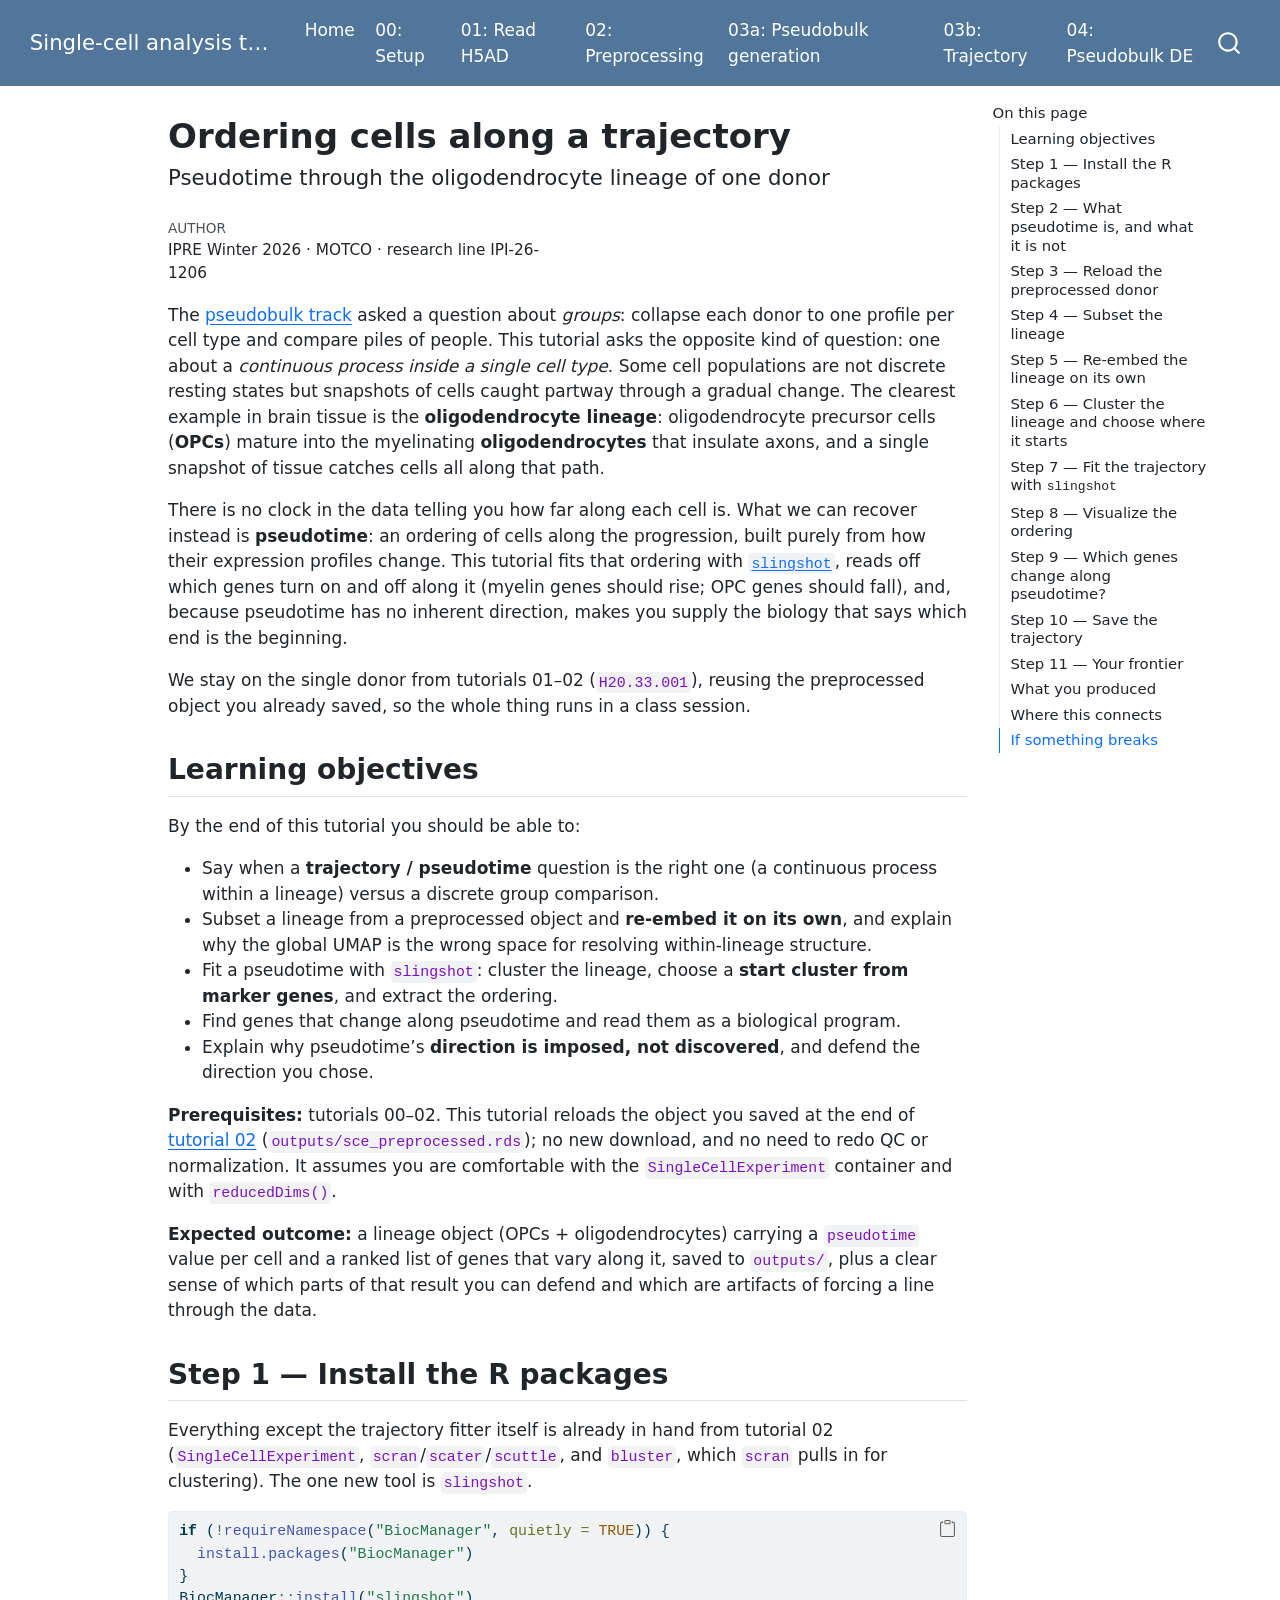
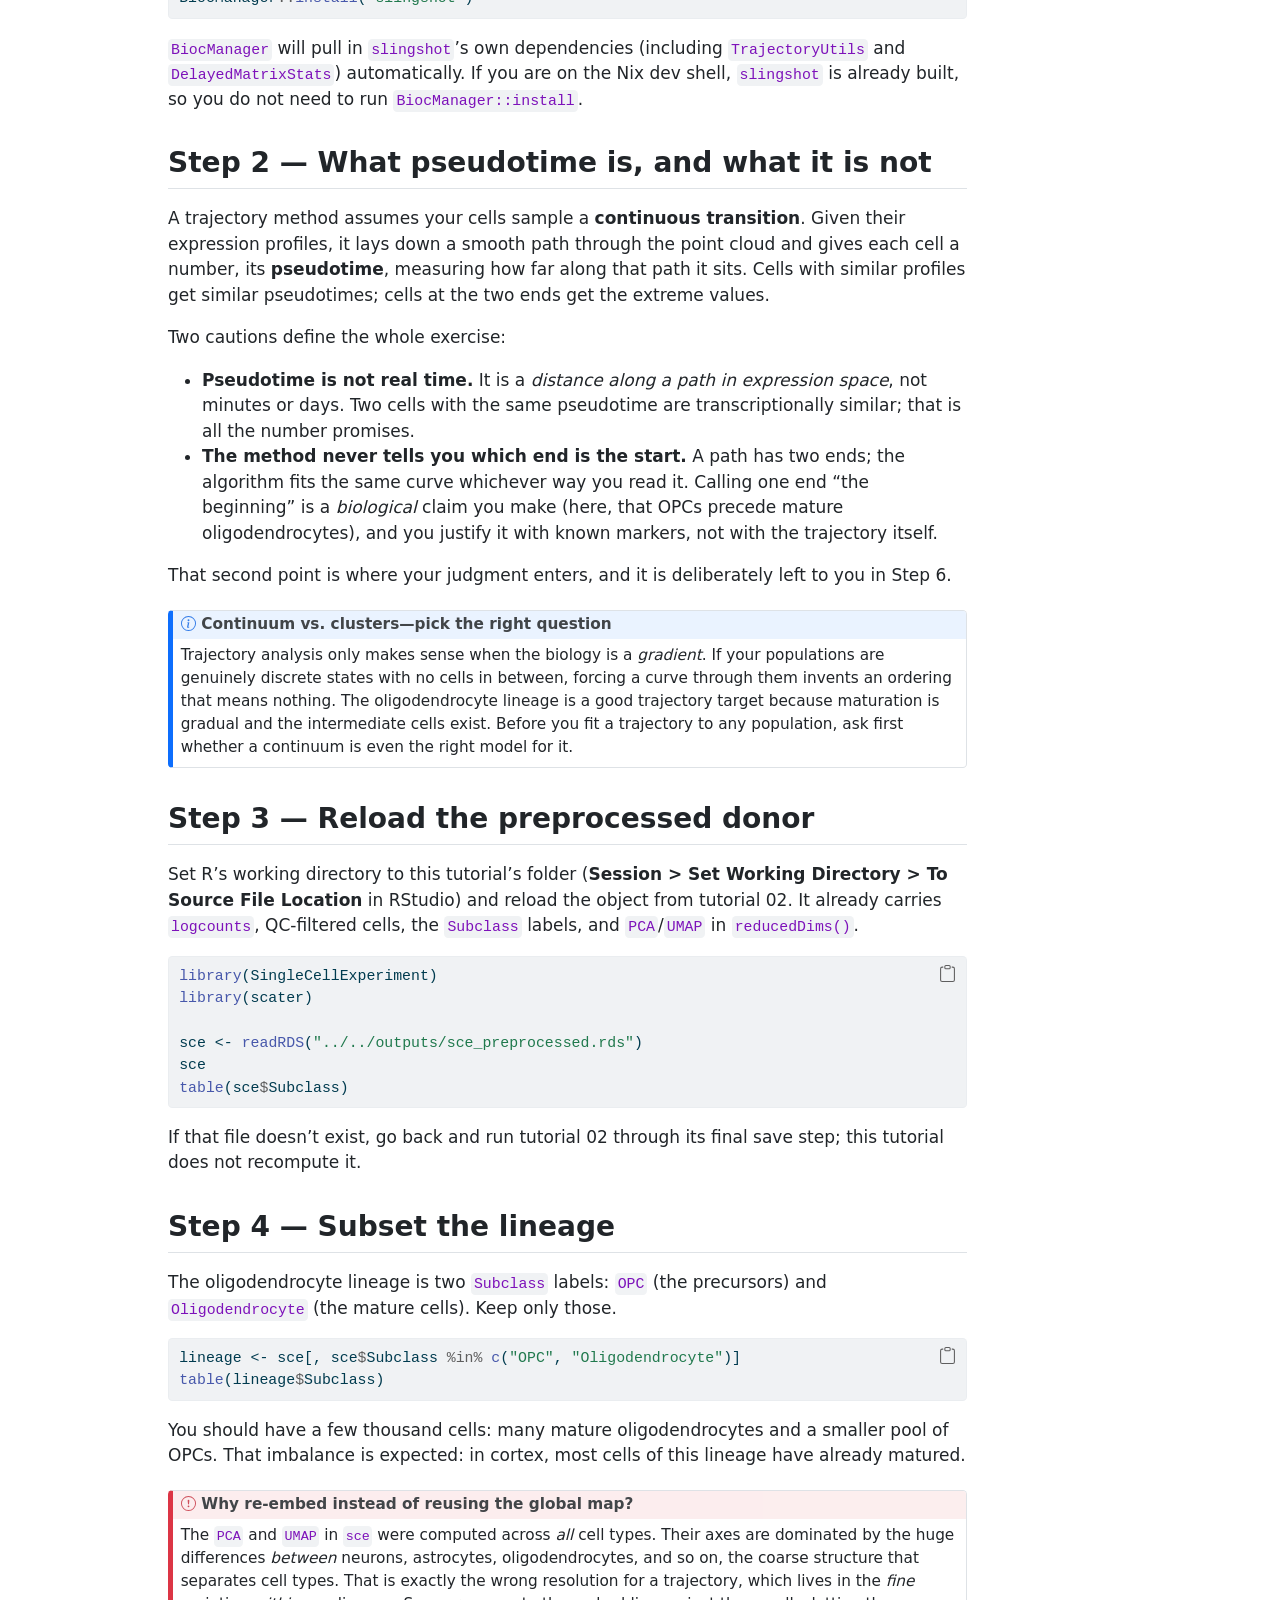
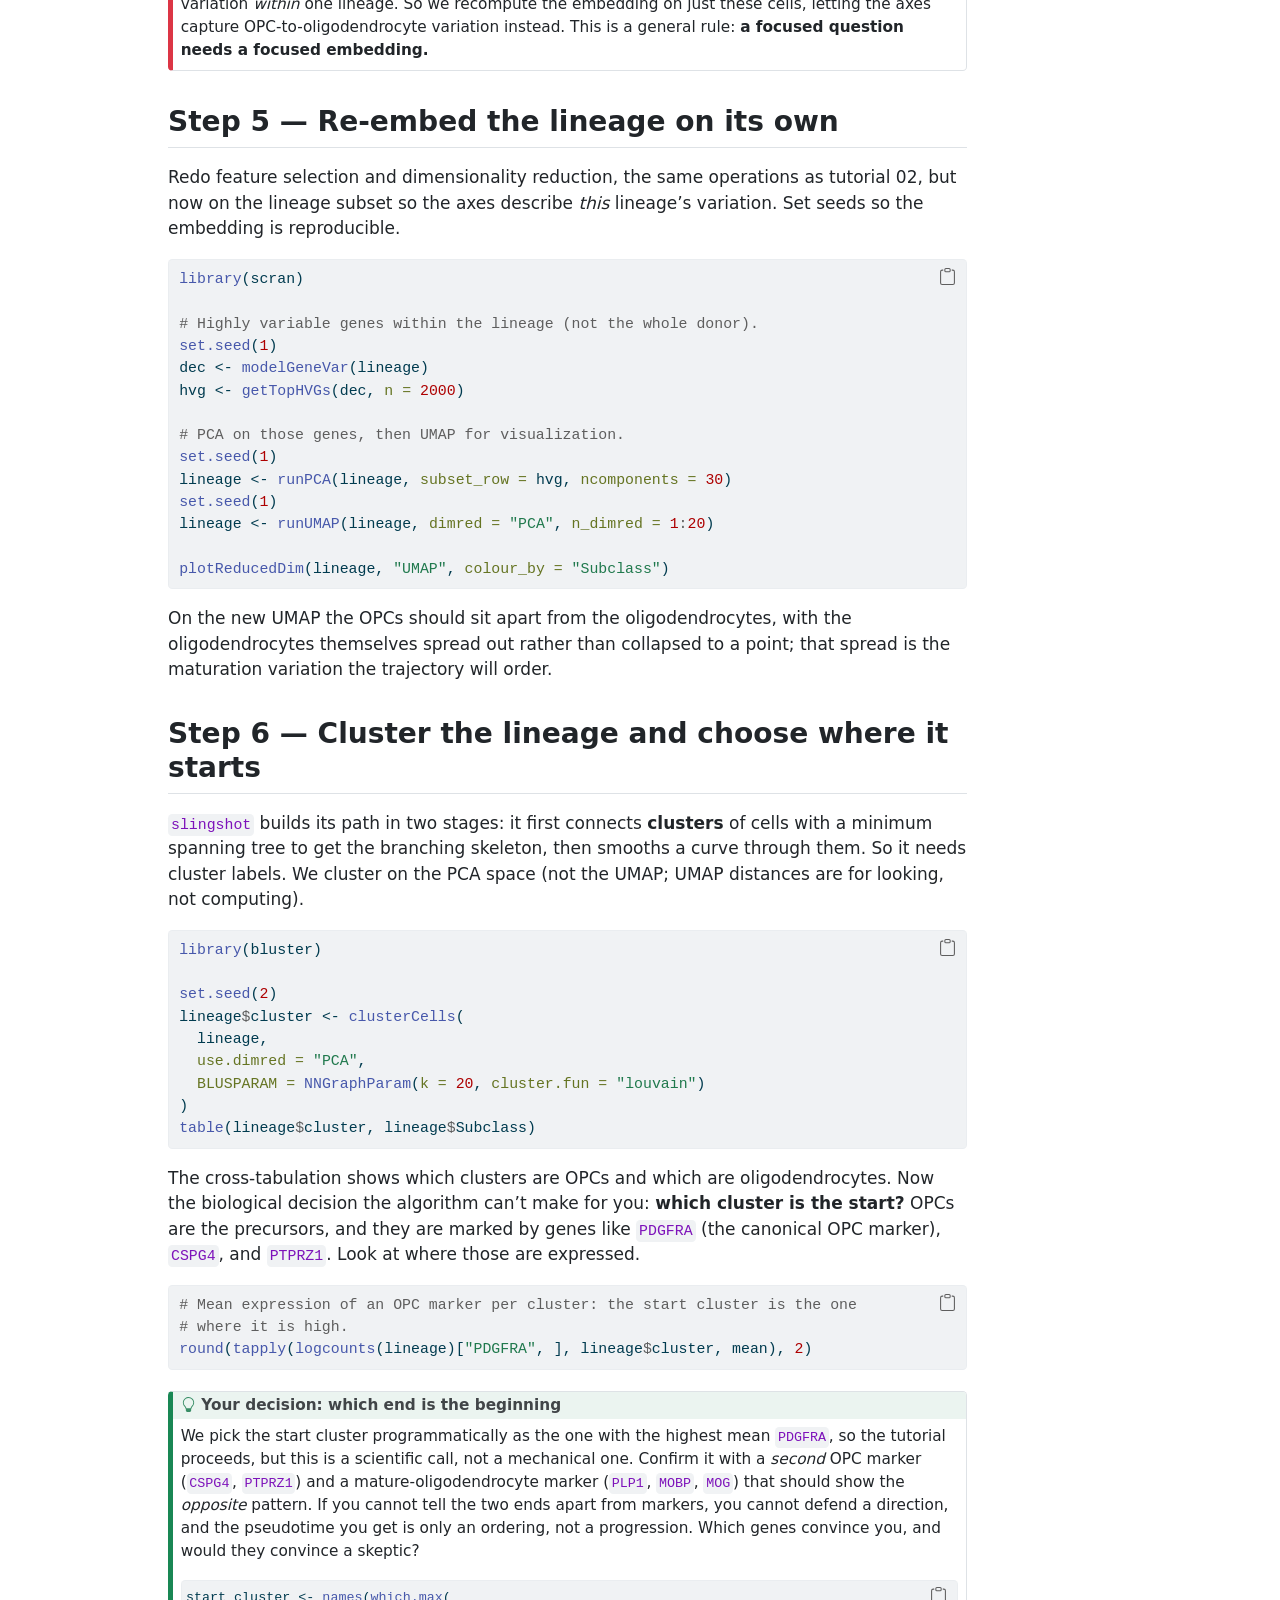
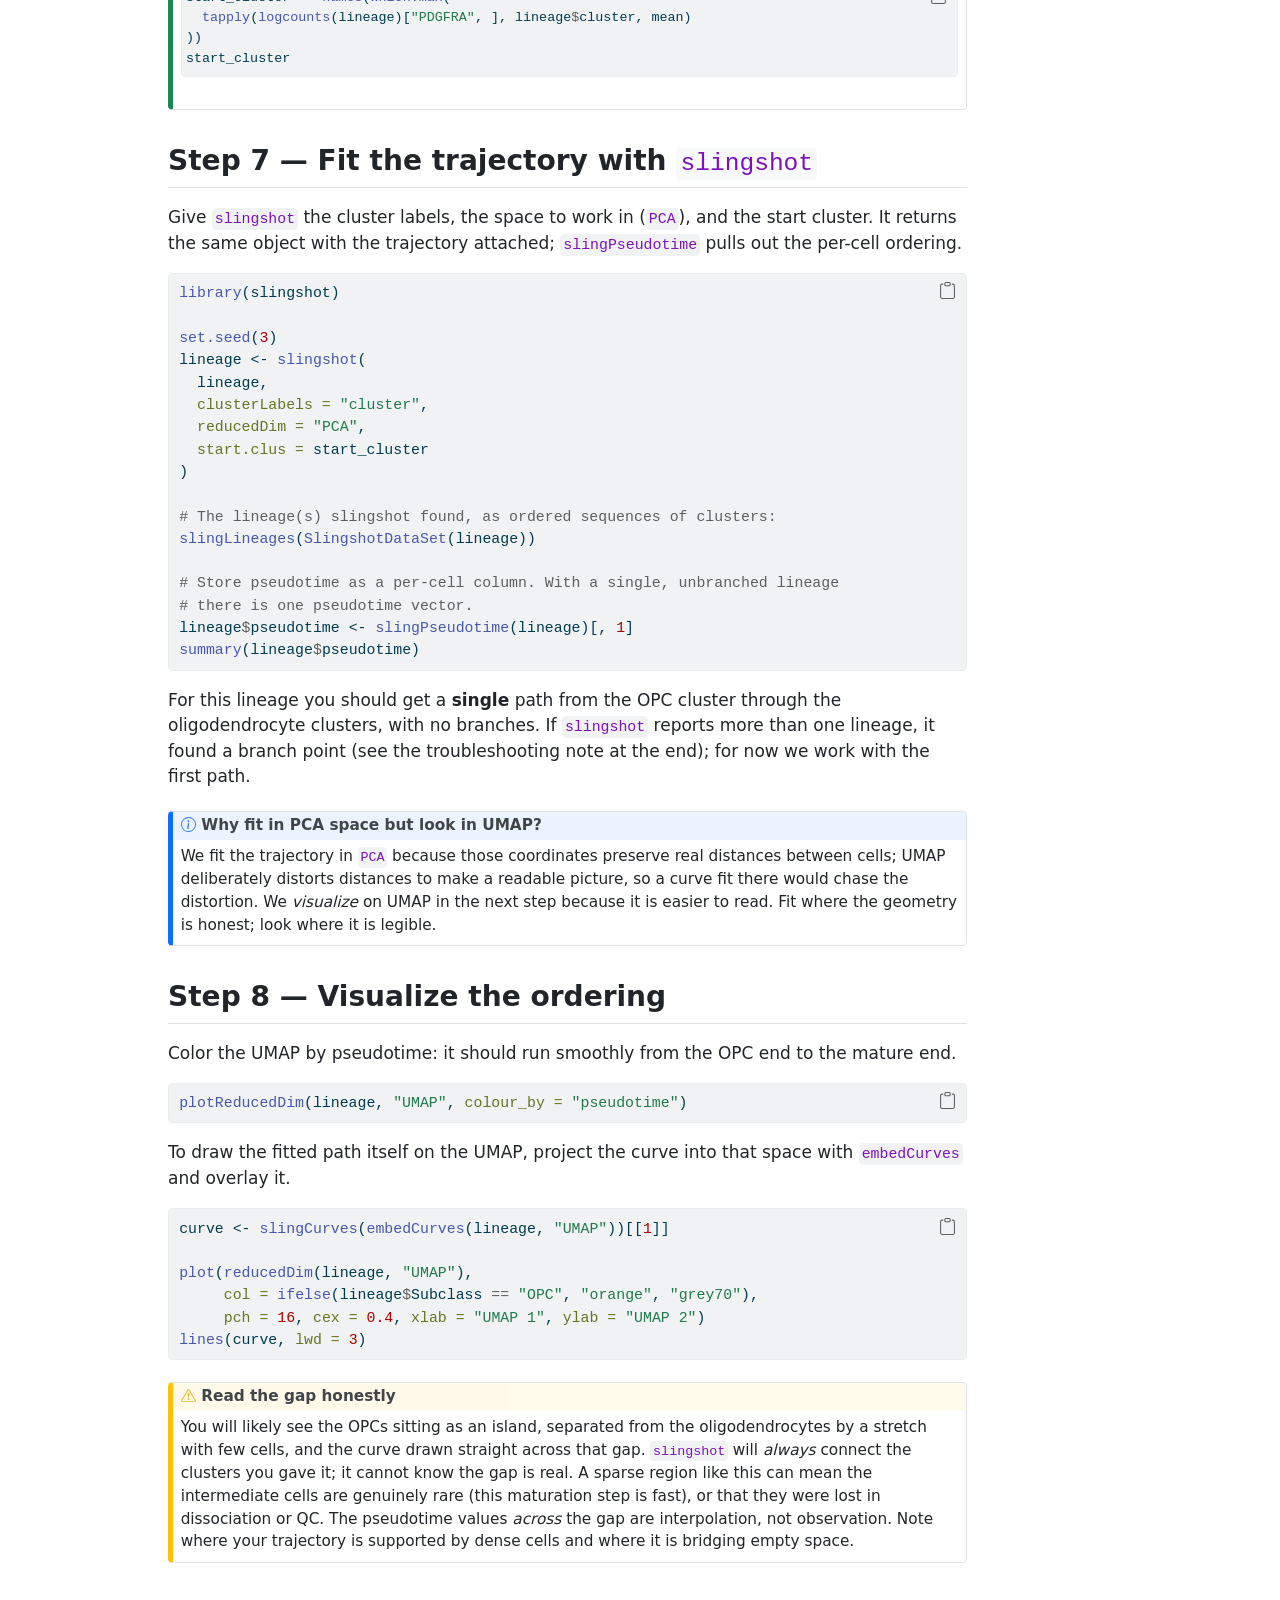
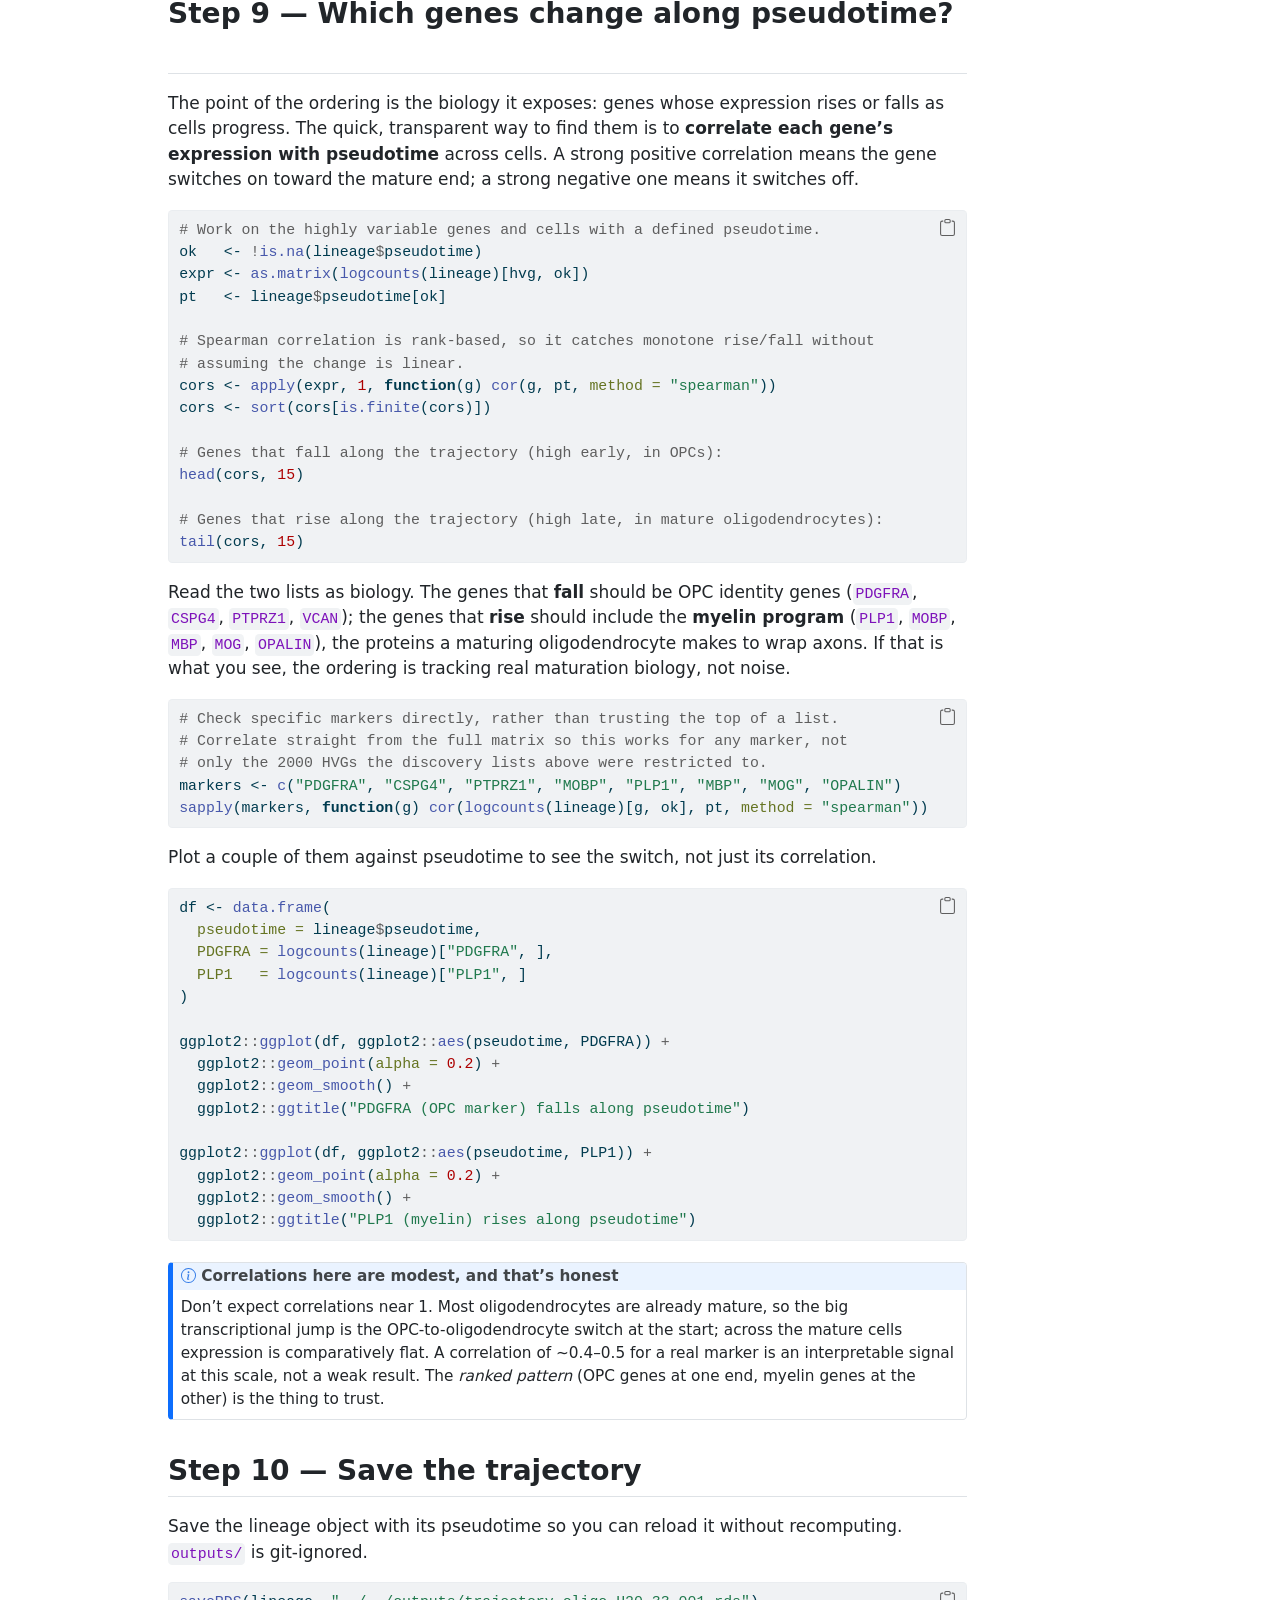
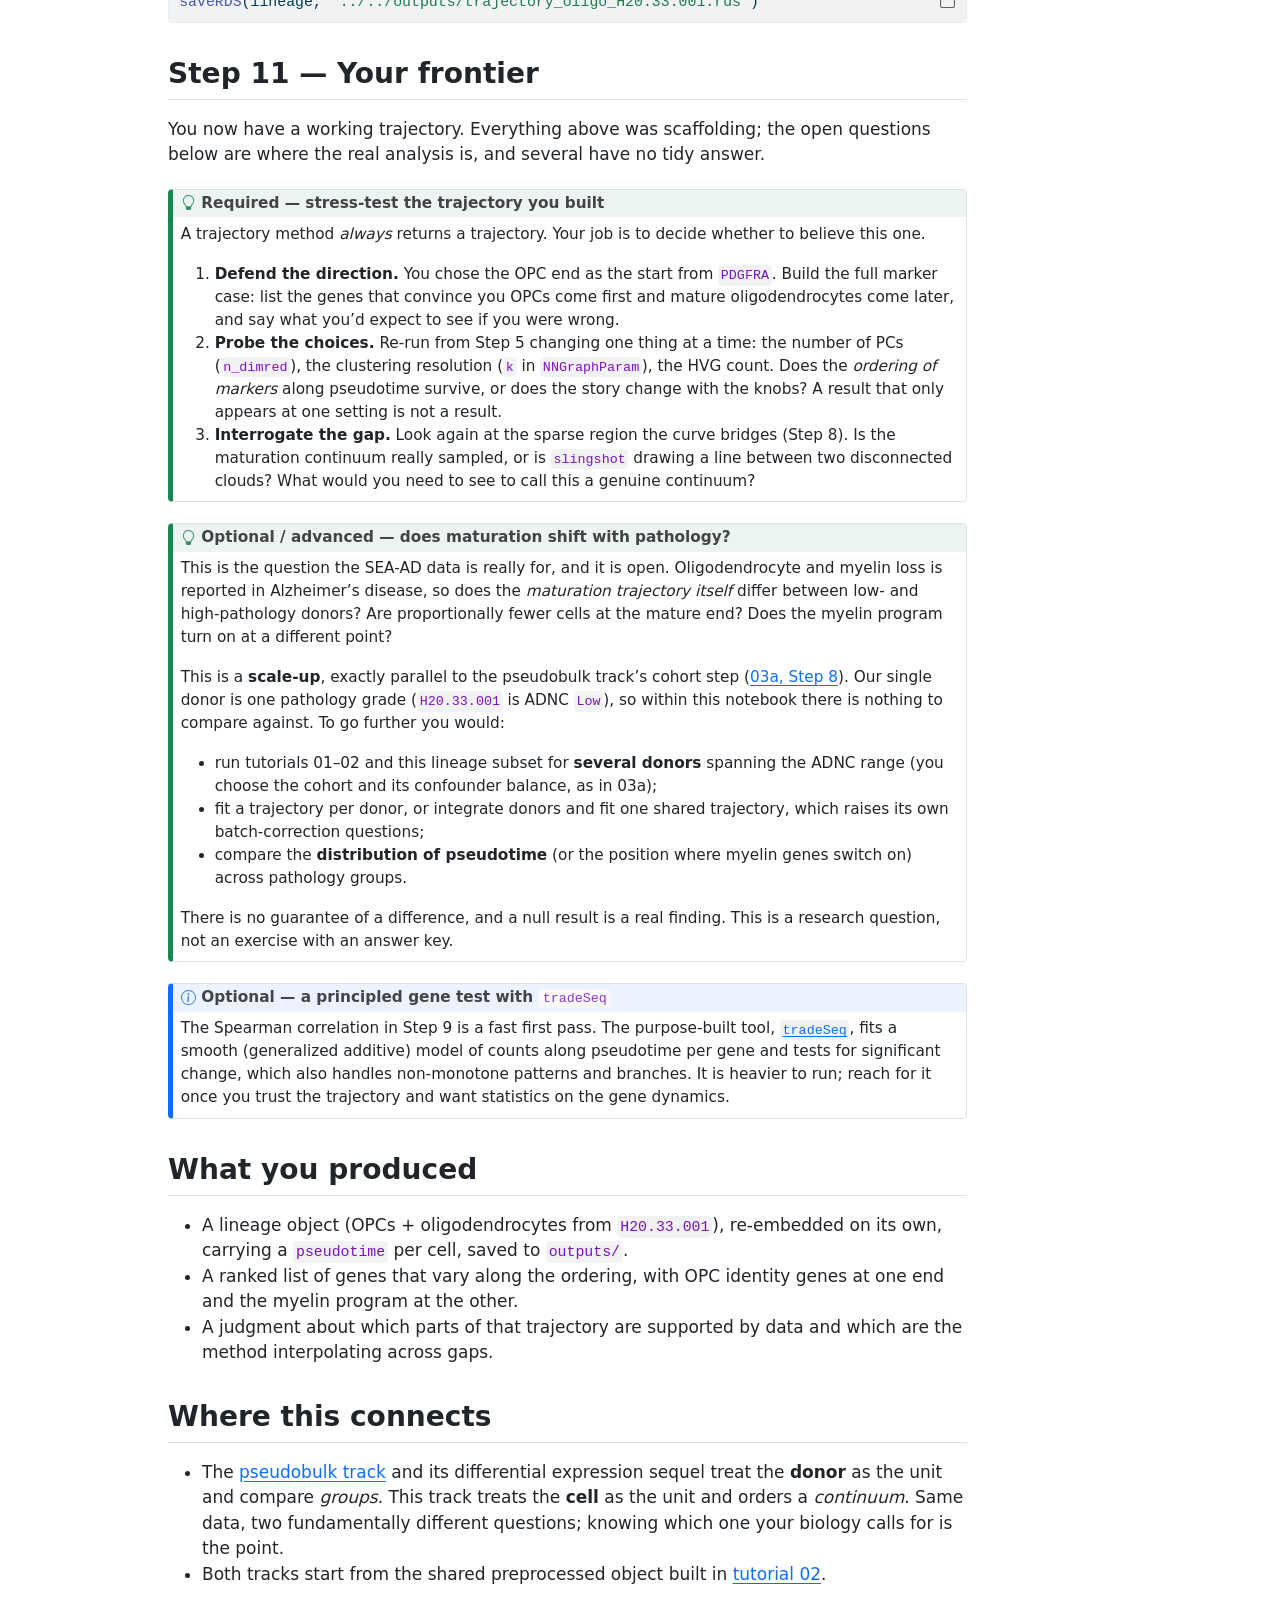
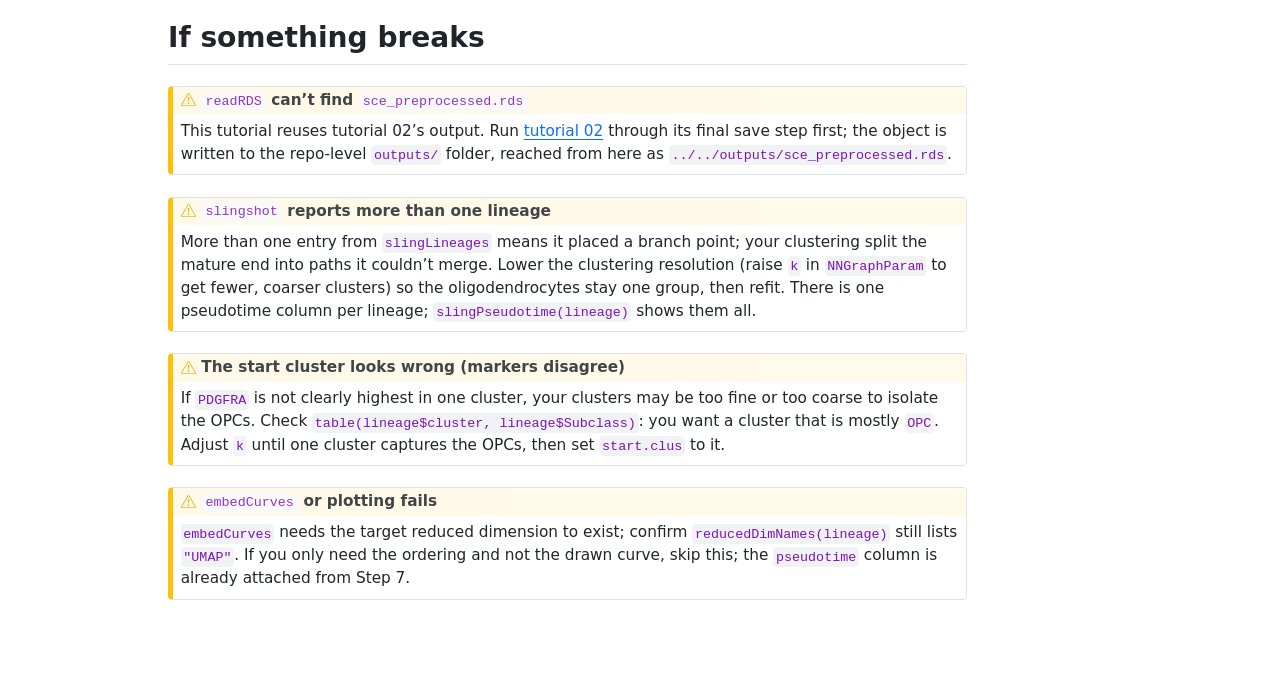
<file: tutorials/03b-trajectory/index.html>
<!DOCTYPE html>
<html xmlns="http://www.w3.org/1999/xhtml" lang="en" xml:lang="en"><head>

<meta charset="utf-8">
<meta name="generator" content="quarto-1.9.38">

<meta name="viewport" content="width=device-width, initial-scale=1.0, user-scalable=yes">

<meta name="author" content="IPRE Winter 2026 · MOTCO · research line IPI-26-1206">

<title>Ordering cells along a trajectory – Single-cell analysis tutorials</title>
<style>
/* Default styles provided by pandoc.
** See https://pandoc.org/MANUAL.html#variables-for-html for config info.
*/
code{white-space: pre-wrap;}
span.smallcaps{font-variant: small-caps;}
div.columns{display: flex; gap: min(4vw, 1.5em);}
div.column{flex: auto; overflow-x: auto;}
div.hanging-indent{margin-left: 1.5em; text-indent: -1.5em;}
ul.task-list{list-style: none;}
ul.task-list li input[type="checkbox"] {
  width: 0.8em;
  margin: 0 0.8em 0.2em -1em; /* quarto-specific, see https://github.com/quarto-dev/quarto-cli/issues/4556 */ 
  vertical-align: middle;
}
/* CSS for syntax highlighting */
html { -webkit-text-size-adjust: 100%; }
pre > code.sourceCode { white-space: pre; position: relative; }
pre > code.sourceCode > span { display: inline-block; line-height: 1.25; }
pre > code.sourceCode > span:empty { height: 1.2em; }
.sourceCode { overflow: visible; }
code.sourceCode > span { color: inherit; text-decoration: inherit; }
div.sourceCode { margin: 1em 0; }
pre.sourceCode { margin: 0; }
@media screen {
div.sourceCode { overflow: auto; }
}
@media print {
pre > code.sourceCode { white-space: pre-wrap; }
pre > code.sourceCode > span { text-indent: -5em; padding-left: 5em; }
}
pre.numberSource code
  { counter-reset: source-line 0; }
pre.numberSource code > span
  { position: relative; left: -4em; counter-increment: source-line; }
pre.numberSource code > span > a:first-child::before
  { content: counter(source-line);
    position: relative; left: -1em; text-align: right; vertical-align: baseline;
    border: none; display: inline-block;
    -webkit-touch-callout: none; -webkit-user-select: none;
    -khtml-user-select: none; -moz-user-select: none;
    -ms-user-select: none; user-select: none;
    padding: 0 4px; width: 4em;
  }
pre.numberSource { margin-left: 3em;  padding-left: 4px; }
div.sourceCode
  {   }
@media screen {
pre > code.sourceCode > span > a:first-child::before { text-decoration: underline; }
}
</style>


<script src="../../site_libs/quarto-nav/quarto-nav.js"></script>
<script src="../../site_libs/quarto-nav/headroom.min.js"></script>
<script src="../../site_libs/clipboard/clipboard.min.js"></script>
<script src="../../site_libs/quarto-search/autocomplete.umd.js"></script>
<script src="../../site_libs/quarto-search/fuse.min.js"></script>
<script src="../../site_libs/quarto-search/quarto-search.js"></script>
<meta name="quarto:offset" content="../../">
<script src="../../site_libs/quarto-html/quarto.js" type="module"></script>
<script src="../../site_libs/quarto-html/tabsets/tabsets.js" type="module"></script>
<script src="../../site_libs/quarto-html/popper.min.js"></script>
<script src="../../site_libs/quarto-html/tippy.umd.min.js"></script>
<script src="../../site_libs/quarto-html/anchor.min.js"></script>
<link href="../../site_libs/quarto-html/tippy.css" rel="stylesheet">
<link href="../../site_libs/quarto-html/quarto-syntax-highlighting-15634bcf2e68342d4ad2dfa704d543f6.css" rel="stylesheet" id="quarto-text-highlighting-styles">
<script src="../../site_libs/bootstrap/bootstrap.min.js"></script>
<link href="../../site_libs/bootstrap/bootstrap-icons.css" rel="stylesheet">
<link href="../../site_libs/bootstrap/bootstrap-e7099dccd2c64493c1fb02673752d9e1.min.css" rel="stylesheet" append-hash="true" id="quarto-bootstrap" data-mode="light">
<script id="quarto-search-options" type="application/json">{
  "location": "navbar",
  "copy-button": false,
  "collapse-after": 3,
  "panel-placement": "end",
  "type": "overlay",
  "limit": 50,
  "keyboard-shortcut": [
    "f",
    "/",
    "s"
  ],
  "show-item-context": false,
  "language": {
    "search-no-results-text": "No results",
    "search-matching-documents-text": "matching documents",
    "search-copy-link-title": "Copy link to search",
    "search-hide-matches-text": "Hide additional matches",
    "search-more-match-text": "more match in this document",
    "search-more-matches-text": "more matches in this document",
    "search-clear-button-title": "Clear",
    "search-text-placeholder": "",
    "search-detached-cancel-button-title": "Cancel",
    "search-submit-button-title": "Submit",
    "search-label": "Search"
  }
}</script>


</head>

<body class="nav-fixed quarto-light">

<div id="quarto-search-results"></div>
  <header id="quarto-header" class="headroom fixed-top">
    <nav class="navbar navbar-expand-lg " data-bs-theme="dark">
      <div class="navbar-container container-fluid">
      <div class="navbar-brand-container mx-auto">
    <a class="navbar-brand" href="../../index.html">
    <span class="navbar-title">Single-cell analysis tutorials</span>
    </a>
  </div>
            <div id="quarto-search" class="" title="Search"></div>
          <button class="navbar-toggler" type="button" data-bs-toggle="collapse" data-bs-target="#navbarCollapse" aria-controls="navbarCollapse" role="menu" aria-expanded="false" aria-label="Toggle navigation" onclick="if (window.quartoToggleHeadroom) { window.quartoToggleHeadroom(); }">
  <span class="navbar-toggler-icon"></span>
</button>
          <div class="collapse navbar-collapse" id="navbarCollapse">
            <ul class="navbar-nav navbar-nav-scroll me-auto">
  <li class="nav-item">
    <a class="nav-link" href="../../index.html"> 
<span class="menu-text">Home</span></a>
  </li>  
  <li class="nav-item">
    <a class="nav-link" href="../../tutorials/00-setup/index.html"> 
<span class="menu-text">00: Setup</span></a>
  </li>  
  <li class="nav-item">
    <a class="nav-link" href="../../tutorials/01-read-h5ad/index.html"> 
<span class="menu-text">01: Read H5AD</span></a>
  </li>  
  <li class="nav-item">
    <a class="nav-link" href="../../tutorials/02-preprocessing/index.html"> 
<span class="menu-text">02: Preprocessing</span></a>
  </li>  
  <li class="nav-item">
    <a class="nav-link" href="../../tutorials/03a-pseudobulk/index.html"> 
<span class="menu-text">03a: Pseudobulk generation</span></a>
  </li>  
  <li class="nav-item">
    <a class="nav-link active" href="../../tutorials/03b-trajectory/index.html" aria-current="page"> 
<span class="menu-text">03b: Trajectory</span></a>
  </li>  
  <li class="nav-item">
    <a class="nav-link" href="../../tutorials/04-pseudobulk-de/index.html"> 
<span class="menu-text">04: Pseudobulk DE</span></a>
  </li>  
</ul>
          </div> <!-- /navcollapse -->
            <div class="quarto-navbar-tools">
</div>
      </div> <!-- /container-fluid -->
    </nav>
</header>
<!-- content -->
<div id="quarto-content" class="quarto-container page-columns page-rows-contents page-layout-article page-navbar">
<!-- sidebar -->
<!-- margin-sidebar -->
    <div id="quarto-margin-sidebar" class="sidebar margin-sidebar">
        <nav id="TOC" role="doc-toc" class="toc-active">
    <h2 id="toc-title">On this page</h2>
   
  <ul>
  <li><a href="#learning-objectives" id="toc-learning-objectives" class="nav-link active" data-scroll-target="#learning-objectives">Learning objectives</a></li>
  <li><a href="#step-1-install-the-r-packages" id="toc-step-1-install-the-r-packages" class="nav-link" data-scroll-target="#step-1-install-the-r-packages">Step 1 — Install the R packages</a></li>
  <li><a href="#step-2-what-pseudotime-is-and-what-it-is-not" id="toc-step-2-what-pseudotime-is-and-what-it-is-not" class="nav-link" data-scroll-target="#step-2-what-pseudotime-is-and-what-it-is-not">Step 2 — What pseudotime is, and what it is not</a></li>
  <li><a href="#step-3-reload-the-preprocessed-donor" id="toc-step-3-reload-the-preprocessed-donor" class="nav-link" data-scroll-target="#step-3-reload-the-preprocessed-donor">Step 3 — Reload the preprocessed donor</a></li>
  <li><a href="#step-4-subset-the-lineage" id="toc-step-4-subset-the-lineage" class="nav-link" data-scroll-target="#step-4-subset-the-lineage">Step 4 — Subset the lineage</a></li>
  <li><a href="#step-5-re-embed-the-lineage-on-its-own" id="toc-step-5-re-embed-the-lineage-on-its-own" class="nav-link" data-scroll-target="#step-5-re-embed-the-lineage-on-its-own">Step 5 — Re-embed the lineage on its own</a></li>
  <li><a href="#step-6-cluster-the-lineage-and-choose-where-it-starts" id="toc-step-6-cluster-the-lineage-and-choose-where-it-starts" class="nav-link" data-scroll-target="#step-6-cluster-the-lineage-and-choose-where-it-starts">Step 6 — Cluster the lineage and choose where it starts</a></li>
  <li><a href="#step-7-fit-the-trajectory-with-slingshot" id="toc-step-7-fit-the-trajectory-with-slingshot" class="nav-link" data-scroll-target="#step-7-fit-the-trajectory-with-slingshot">Step 7 — Fit the trajectory with <code>slingshot</code></a></li>
  <li><a href="#step-8-visualize-the-ordering" id="toc-step-8-visualize-the-ordering" class="nav-link" data-scroll-target="#step-8-visualize-the-ordering">Step 8 — Visualize the ordering</a></li>
  <li><a href="#step-9-which-genes-change-along-pseudotime" id="toc-step-9-which-genes-change-along-pseudotime" class="nav-link" data-scroll-target="#step-9-which-genes-change-along-pseudotime">Step 9 — Which genes change along pseudotime?</a></li>
  <li><a href="#step-10-save-the-trajectory" id="toc-step-10-save-the-trajectory" class="nav-link" data-scroll-target="#step-10-save-the-trajectory">Step 10 — Save the trajectory</a></li>
  <li><a href="#sec-frontier" id="toc-sec-frontier" class="nav-link" data-scroll-target="#sec-frontier">Step 11 — Your frontier</a></li>
  <li><a href="#what-you-produced" id="toc-what-you-produced" class="nav-link" data-scroll-target="#what-you-produced">What you produced</a></li>
  <li><a href="#where-this-connects" id="toc-where-this-connects" class="nav-link" data-scroll-target="#where-this-connects">Where this connects</a></li>
  <li><a href="#if-something-breaks" id="toc-if-something-breaks" class="nav-link" data-scroll-target="#if-something-breaks">If something breaks</a></li>
  </ul>
</nav>
    </div>
<!-- main -->
<main class="content" id="quarto-document-content">

<header id="title-block-header" class="quarto-title-block default">
<div class="quarto-title">
<h1 class="title">Ordering cells along a trajectory</h1>
<p class="subtitle lead">Pseudotime through the oligodendrocyte lineage of one donor</p>
</div>



<div class="quarto-title-meta">

    <div>
    <div class="quarto-title-meta-heading">Author</div>
    <div class="quarto-title-meta-contents">
             <p>IPRE Winter 2026 · MOTCO · research line IPI-26-1206 </p>
          </div>
  </div>
    
  
    
  </div>
  


</header>


<p>The <a href="../../tutorials/03a-pseudobulk/index.html">pseudobulk track</a> asked a question about <em>groups</em>: collapse each donor to one profile per cell type and compare piles of people. This tutorial asks the opposite kind of question: one about a <em>continuous process inside a single cell type</em>. Some cell populations are not discrete resting states but snapshots of cells caught partway through a gradual change. The clearest example in brain tissue is the <strong>oligodendrocyte lineage</strong>: oligodendrocyte precursor cells (<strong>OPCs</strong>) mature into the myelinating <strong>oligodendrocytes</strong> that insulate axons, and a single snapshot of tissue catches cells all along that path.</p>
<p>There is no clock in the data telling you how far along each cell is. What we can recover instead is <strong>pseudotime</strong>: an ordering of cells along the progression, built purely from how their expression profiles change. This tutorial fits that ordering with <a href="https://bioconductor.org/packages/slingshot/"><code>slingshot</code></a>, reads off which genes turn on and off along it (myelin genes should rise; OPC genes should fall), and, because pseudotime has no inherent direction, makes you supply the biology that says which end is the beginning.</p>
<p>We stay on the single donor from tutorials 01–02 (<code>H20.33.001</code>), reusing the preprocessed object you already saved, so the whole thing runs in a class session.</p>
<section id="learning-objectives" class="level2">
<h2 class="anchored" data-anchor-id="learning-objectives">Learning objectives</h2>
<p>By the end of this tutorial you should be able to:</p>
<ul>
<li>Say when a <strong>trajectory / pseudotime</strong> question is the right one (a continuous process within a lineage) versus a discrete group comparison.</li>
<li>Subset a lineage from a preprocessed object and <strong>re-embed it on its own</strong>, and explain why the global UMAP is the wrong space for resolving within-lineage structure.</li>
<li>Fit a pseudotime with <code>slingshot</code>: cluster the lineage, choose a <strong>start cluster from marker genes</strong>, and extract the ordering.</li>
<li>Find genes that change along pseudotime and read them as a biological program.</li>
<li>Explain why pseudotime’s <strong>direction is imposed, not discovered</strong>, and defend the direction you chose.</li>
</ul>
<p><strong>Prerequisites:</strong> tutorials 00–02. This tutorial reloads the object you saved at the end of <a href="../../tutorials/02-preprocessing/index.html">tutorial 02</a> (<code>outputs/sce_preprocessed.rds</code>); no new download, and no need to redo QC or normalization. It assumes you are comfortable with the <code>SingleCellExperiment</code> container and with <code>reducedDims()</code>.</p>
<p><strong>Expected outcome:</strong> a lineage object (OPCs + oligodendrocytes) carrying a <code>pseudotime</code> value per cell and a ranked list of genes that vary along it, saved to <code>outputs/</code>, plus a clear sense of which parts of that result you can defend and which are artifacts of forcing a line through the data.</p>
</section>
<section id="step-1-install-the-r-packages" class="level2">
<h2 class="anchored" data-anchor-id="step-1-install-the-r-packages">Step 1 — Install the R packages</h2>
<p>Everything except the trajectory fitter itself is already in hand from tutorial 02 (<code>SingleCellExperiment</code>, <code>scran</code>/<code>scater</code>/<code>scuttle</code>, and <code>bluster</code>, which <code>scran</code> pulls in for clustering). The one new tool is <code>slingshot</code>.</p>
<div class="cell">
<div class="code-copy-outer-scaffold"><div class="sourceCode cell-code" id="cb1"><pre class="sourceCode r code-with-copy"><code class="sourceCode r"><span id="cb1-1"><a href="#cb1-1" aria-hidden="true" tabindex="-1"></a><span class="cf">if</span> (<span class="sc">!</span><span class="fu">requireNamespace</span>(<span class="st">"BiocManager"</span>, <span class="at">quietly =</span> <span class="cn">TRUE</span>)) {</span>
<span id="cb1-2"><a href="#cb1-2" aria-hidden="true" tabindex="-1"></a>  <span class="fu">install.packages</span>(<span class="st">"BiocManager"</span>)</span>
<span id="cb1-3"><a href="#cb1-3" aria-hidden="true" tabindex="-1"></a>}</span>
<span id="cb1-4"><a href="#cb1-4" aria-hidden="true" tabindex="-1"></a>BiocManager<span class="sc">::</span><span class="fu">install</span>(<span class="st">"slingshot"</span>)</span></code></pre></div><button title="Copy to Clipboard" class="code-copy-button"><i class="bi"></i></button></div>
</div>
<p><code>BiocManager</code> will pull in <code>slingshot</code>’s own dependencies (including <code>TrajectoryUtils</code> and <code>DelayedMatrixStats</code>) automatically. If you are on the Nix dev shell, <code>slingshot</code> is already built, so you do not need to run <code>BiocManager::install</code>.</p>
</section>
<section id="step-2-what-pseudotime-is-and-what-it-is-not" class="level2">
<h2 class="anchored" data-anchor-id="step-2-what-pseudotime-is-and-what-it-is-not">Step 2 — What pseudotime is, and what it is not</h2>
<p>A trajectory method assumes your cells sample a <strong>continuous transition</strong>. Given their expression profiles, it lays down a smooth path through the point cloud and gives each cell a number, its <strong>pseudotime</strong>, measuring how far along that path it sits. Cells with similar profiles get similar pseudotimes; cells at the two ends get the extreme values.</p>
<p>Two cautions define the whole exercise:</p>
<ul>
<li><strong>Pseudotime is not real time.</strong> It is a <em>distance along a path in expression space</em>, not minutes or days. Two cells with the same pseudotime are transcriptionally similar; that is all the number promises.</li>
<li><strong>The method never tells you which end is the start.</strong> A path has two ends; the algorithm fits the same curve whichever way you read it. Calling one end “the beginning” is a <em>biological</em> claim you make (here, that OPCs precede mature oligodendrocytes), and you justify it with known markers, not with the trajectory itself.</li>
</ul>
<p>That second point is where your judgment enters, and it is deliberately left to you in Step 6.</p>
<div class="callout callout-style-default callout-note callout-titled" title="Continuum vs. clusters—pick the right question">
<div class="callout-header d-flex align-content-center">
<div class="callout-icon-container">
<i class="callout-icon"></i>
</div>
<div class="callout-title-container flex-fill">
<span class="screen-reader-only">Note</span>Continuum vs.&nbsp;clusters—pick the right question
</div>
</div>
<div class="callout-body-container callout-body">
<p>Trajectory analysis only makes sense when the biology is a <em>gradient</em>. If your populations are genuinely discrete states with no cells in between, forcing a curve through them invents an ordering that means nothing. The oligodendrocyte lineage is a good trajectory target because maturation is gradual and the intermediate cells exist. Before you fit a trajectory to any population, ask first whether a continuum is even the right model for it.</p>
</div>
</div>
</section>
<section id="step-3-reload-the-preprocessed-donor" class="level2">
<h2 class="anchored" data-anchor-id="step-3-reload-the-preprocessed-donor">Step 3 — Reload the preprocessed donor</h2>
<p>Set R’s working directory to this tutorial’s folder (<strong>Session &gt; Set Working Directory &gt; To Source File Location</strong> in RStudio) and reload the object from tutorial 02. It already carries <code>logcounts</code>, QC-filtered cells, the <code>Subclass</code> labels, and <code>PCA</code>/<code>UMAP</code> in <code>reducedDims()</code>.</p>
<div class="cell">
<div class="code-copy-outer-scaffold"><div class="sourceCode cell-code" id="cb2"><pre class="sourceCode r code-with-copy"><code class="sourceCode r"><span id="cb2-1"><a href="#cb2-1" aria-hidden="true" tabindex="-1"></a><span class="fu">library</span>(SingleCellExperiment)</span>
<span id="cb2-2"><a href="#cb2-2" aria-hidden="true" tabindex="-1"></a><span class="fu">library</span>(scater)</span>
<span id="cb2-3"><a href="#cb2-3" aria-hidden="true" tabindex="-1"></a></span>
<span id="cb2-4"><a href="#cb2-4" aria-hidden="true" tabindex="-1"></a>sce <span class="ot">&lt;-</span> <span class="fu">readRDS</span>(<span class="st">"../../outputs/sce_preprocessed.rds"</span>)</span>
<span id="cb2-5"><a href="#cb2-5" aria-hidden="true" tabindex="-1"></a>sce</span>
<span id="cb2-6"><a href="#cb2-6" aria-hidden="true" tabindex="-1"></a><span class="fu">table</span>(sce<span class="sc">$</span>Subclass)</span></code></pre></div><button title="Copy to Clipboard" class="code-copy-button"><i class="bi"></i></button></div>
</div>
<p>If that file doesn’t exist, go back and run tutorial 02 through its final save step; this tutorial does not recompute it.</p>
</section>
<section id="step-4-subset-the-lineage" class="level2">
<h2 class="anchored" data-anchor-id="step-4-subset-the-lineage">Step 4 — Subset the lineage</h2>
<p>The oligodendrocyte lineage is two <code>Subclass</code> labels: <code>OPC</code> (the precursors) and <code>Oligodendrocyte</code> (the mature cells). Keep only those.</p>
<div class="cell">
<div class="code-copy-outer-scaffold"><div class="sourceCode cell-code" id="cb3"><pre class="sourceCode r code-with-copy"><code class="sourceCode r"><span id="cb3-1"><a href="#cb3-1" aria-hidden="true" tabindex="-1"></a>lineage <span class="ot">&lt;-</span> sce[, sce<span class="sc">$</span>Subclass <span class="sc">%in%</span> <span class="fu">c</span>(<span class="st">"OPC"</span>, <span class="st">"Oligodendrocyte"</span>)]</span>
<span id="cb3-2"><a href="#cb3-2" aria-hidden="true" tabindex="-1"></a><span class="fu">table</span>(lineage<span class="sc">$</span>Subclass)</span></code></pre></div><button title="Copy to Clipboard" class="code-copy-button"><i class="bi"></i></button></div>
</div>
<p>You should have a few thousand cells: many mature oligodendrocytes and a smaller pool of OPCs. That imbalance is expected: in cortex, most cells of this lineage have already matured.</p>
<div class="callout callout-style-default callout-important callout-titled" title="Why re-embed instead of reusing the global map?">
<div class="callout-header d-flex align-content-center">
<div class="callout-icon-container">
<i class="callout-icon"></i>
</div>
<div class="callout-title-container flex-fill">
<span class="screen-reader-only">Important</span>Why re-embed instead of reusing the global map?
</div>
</div>
<div class="callout-body-container callout-body">
<p>The <code>PCA</code> and <code>UMAP</code> in <code>sce</code> were computed across <em>all</em> cell types. Their axes are dominated by the huge differences <em>between</em> neurons, astrocytes, oligodendrocytes, and so on, the coarse structure that separates cell types. That is exactly the wrong resolution for a trajectory, which lives in the <em>fine</em> variation <em>within</em> one lineage. So we recompute the embedding on just these cells, letting the axes capture OPC-to-oligodendrocyte variation instead. This is a general rule: <strong>a focused question needs a focused embedding.</strong></p>
</div>
</div>
</section>
<section id="step-5-re-embed-the-lineage-on-its-own" class="level2">
<h2 class="anchored" data-anchor-id="step-5-re-embed-the-lineage-on-its-own">Step 5 — Re-embed the lineage on its own</h2>
<p>Redo feature selection and dimensionality reduction, the same operations as tutorial 02, but now on the lineage subset so the axes describe <em>this</em> lineage’s variation. Set seeds so the embedding is reproducible.</p>
<div class="cell">
<div class="code-copy-outer-scaffold"><div class="sourceCode cell-code" id="cb4"><pre class="sourceCode r code-with-copy"><code class="sourceCode r"><span id="cb4-1"><a href="#cb4-1" aria-hidden="true" tabindex="-1"></a><span class="fu">library</span>(scran)</span>
<span id="cb4-2"><a href="#cb4-2" aria-hidden="true" tabindex="-1"></a></span>
<span id="cb4-3"><a href="#cb4-3" aria-hidden="true" tabindex="-1"></a><span class="co"># Highly variable genes within the lineage (not the whole donor).</span></span>
<span id="cb4-4"><a href="#cb4-4" aria-hidden="true" tabindex="-1"></a><span class="fu">set.seed</span>(<span class="dv">1</span>)</span>
<span id="cb4-5"><a href="#cb4-5" aria-hidden="true" tabindex="-1"></a>dec <span class="ot">&lt;-</span> <span class="fu">modelGeneVar</span>(lineage)</span>
<span id="cb4-6"><a href="#cb4-6" aria-hidden="true" tabindex="-1"></a>hvg <span class="ot">&lt;-</span> <span class="fu">getTopHVGs</span>(dec, <span class="at">n =</span> <span class="dv">2000</span>)</span>
<span id="cb4-7"><a href="#cb4-7" aria-hidden="true" tabindex="-1"></a></span>
<span id="cb4-8"><a href="#cb4-8" aria-hidden="true" tabindex="-1"></a><span class="co"># PCA on those genes, then UMAP for visualization.</span></span>
<span id="cb4-9"><a href="#cb4-9" aria-hidden="true" tabindex="-1"></a><span class="fu">set.seed</span>(<span class="dv">1</span>)</span>
<span id="cb4-10"><a href="#cb4-10" aria-hidden="true" tabindex="-1"></a>lineage <span class="ot">&lt;-</span> <span class="fu">runPCA</span>(lineage, <span class="at">subset_row =</span> hvg, <span class="at">ncomponents =</span> <span class="dv">30</span>)</span>
<span id="cb4-11"><a href="#cb4-11" aria-hidden="true" tabindex="-1"></a><span class="fu">set.seed</span>(<span class="dv">1</span>)</span>
<span id="cb4-12"><a href="#cb4-12" aria-hidden="true" tabindex="-1"></a>lineage <span class="ot">&lt;-</span> <span class="fu">runUMAP</span>(lineage, <span class="at">dimred =</span> <span class="st">"PCA"</span>, <span class="at">n_dimred =</span> <span class="dv">1</span><span class="sc">:</span><span class="dv">20</span>)</span>
<span id="cb4-13"><a href="#cb4-13" aria-hidden="true" tabindex="-1"></a></span>
<span id="cb4-14"><a href="#cb4-14" aria-hidden="true" tabindex="-1"></a><span class="fu">plotReducedDim</span>(lineage, <span class="st">"UMAP"</span>, <span class="at">colour_by =</span> <span class="st">"Subclass"</span>)</span></code></pre></div><button title="Copy to Clipboard" class="code-copy-button"><i class="bi"></i></button></div>
</div>
<p>On the new UMAP the OPCs should sit apart from the oligodendrocytes, with the oligodendrocytes themselves spread out rather than collapsed to a point; that spread is the maturation variation the trajectory will order.</p>
</section>
<section id="step-6-cluster-the-lineage-and-choose-where-it-starts" class="level2">
<h2 class="anchored" data-anchor-id="step-6-cluster-the-lineage-and-choose-where-it-starts">Step 6 — Cluster the lineage and choose where it starts</h2>
<p><code>slingshot</code> builds its path in two stages: it first connects <strong>clusters</strong> of cells with a minimum spanning tree to get the branching skeleton, then smooths a curve through them. So it needs cluster labels. We cluster on the PCA space (not the UMAP; UMAP distances are for looking, not computing).</p>
<div class="cell">
<div class="code-copy-outer-scaffold"><div class="sourceCode cell-code" id="cb5"><pre class="sourceCode r code-with-copy"><code class="sourceCode r"><span id="cb5-1"><a href="#cb5-1" aria-hidden="true" tabindex="-1"></a><span class="fu">library</span>(bluster)</span>
<span id="cb5-2"><a href="#cb5-2" aria-hidden="true" tabindex="-1"></a></span>
<span id="cb5-3"><a href="#cb5-3" aria-hidden="true" tabindex="-1"></a><span class="fu">set.seed</span>(<span class="dv">2</span>)</span>
<span id="cb5-4"><a href="#cb5-4" aria-hidden="true" tabindex="-1"></a>lineage<span class="sc">$</span>cluster <span class="ot">&lt;-</span> <span class="fu">clusterCells</span>(</span>
<span id="cb5-5"><a href="#cb5-5" aria-hidden="true" tabindex="-1"></a>  lineage,</span>
<span id="cb5-6"><a href="#cb5-6" aria-hidden="true" tabindex="-1"></a>  <span class="at">use.dimred =</span> <span class="st">"PCA"</span>,</span>
<span id="cb5-7"><a href="#cb5-7" aria-hidden="true" tabindex="-1"></a>  <span class="at">BLUSPARAM =</span> <span class="fu">NNGraphParam</span>(<span class="at">k =</span> <span class="dv">20</span>, <span class="at">cluster.fun =</span> <span class="st">"louvain"</span>)</span>
<span id="cb5-8"><a href="#cb5-8" aria-hidden="true" tabindex="-1"></a>)</span>
<span id="cb5-9"><a href="#cb5-9" aria-hidden="true" tabindex="-1"></a><span class="fu">table</span>(lineage<span class="sc">$</span>cluster, lineage<span class="sc">$</span>Subclass)</span></code></pre></div><button title="Copy to Clipboard" class="code-copy-button"><i class="bi"></i></button></div>
</div>
<p>The cross-tabulation shows which clusters are OPCs and which are oligodendrocytes. Now the biological decision the algorithm can’t make for you: <strong>which cluster is the start?</strong> OPCs are the precursors, and they are marked by genes like <code>PDGFRA</code> (the canonical OPC marker), <code>CSPG4</code>, and <code>PTPRZ1</code>. Look at where those are expressed.</p>
<div class="cell">
<div class="code-copy-outer-scaffold"><div class="sourceCode cell-code" id="cb6"><pre class="sourceCode r code-with-copy"><code class="sourceCode r"><span id="cb6-1"><a href="#cb6-1" aria-hidden="true" tabindex="-1"></a><span class="co"># Mean expression of an OPC marker per cluster: the start cluster is the one</span></span>
<span id="cb6-2"><a href="#cb6-2" aria-hidden="true" tabindex="-1"></a><span class="co"># where it is high.</span></span>
<span id="cb6-3"><a href="#cb6-3" aria-hidden="true" tabindex="-1"></a><span class="fu">round</span>(<span class="fu">tapply</span>(<span class="fu">logcounts</span>(lineage)[<span class="st">"PDGFRA"</span>, ], lineage<span class="sc">$</span>cluster, mean), <span class="dv">2</span>)</span></code></pre></div><button title="Copy to Clipboard" class="code-copy-button"><i class="bi"></i></button></div>
</div>
<div class="callout callout-style-default callout-tip callout-titled" title="Your decision: which end is the beginning">
<div class="callout-header d-flex align-content-center">
<div class="callout-icon-container">
<i class="callout-icon"></i>
</div>
<div class="callout-title-container flex-fill">
<span class="screen-reader-only">Tip</span>Your decision: which end is the beginning
</div>
</div>
<div class="callout-body-container callout-body">
<p>We pick the start cluster programmatically as the one with the highest mean <code>PDGFRA</code>, so the tutorial proceeds, but this is a scientific call, not a mechanical one. Confirm it with a <em>second</em> OPC marker (<code>CSPG4</code>, <code>PTPRZ1</code>) and a mature-oligodendrocyte marker (<code>PLP1</code>, <code>MOBP</code>, <code>MOG</code>) that should show the <em>opposite</em> pattern. If you cannot tell the two ends apart from markers, you cannot defend a direction, and the pseudotime you get is only an ordering, not a progression. Which genes convince you, and would they convince a skeptic?</p>
<div class="cell">
<div class="code-copy-outer-scaffold"><div class="sourceCode cell-code" id="cb7"><pre class="sourceCode r code-with-copy"><code class="sourceCode r"><span id="cb7-1"><a href="#cb7-1" aria-hidden="true" tabindex="-1"></a>start_cluster <span class="ot">&lt;-</span> <span class="fu">names</span>(<span class="fu">which.max</span>(</span>
<span id="cb7-2"><a href="#cb7-2" aria-hidden="true" tabindex="-1"></a>  <span class="fu">tapply</span>(<span class="fu">logcounts</span>(lineage)[<span class="st">"PDGFRA"</span>, ], lineage<span class="sc">$</span>cluster, mean)</span>
<span id="cb7-3"><a href="#cb7-3" aria-hidden="true" tabindex="-1"></a>))</span>
<span id="cb7-4"><a href="#cb7-4" aria-hidden="true" tabindex="-1"></a>start_cluster</span></code></pre></div><button title="Copy to Clipboard" class="code-copy-button"><i class="bi"></i></button></div>
</div>
</div>
</div>
</section>
<section id="step-7-fit-the-trajectory-with-slingshot" class="level2">
<h2 class="anchored" data-anchor-id="step-7-fit-the-trajectory-with-slingshot">Step 7 — Fit the trajectory with <code>slingshot</code></h2>
<p>Give <code>slingshot</code> the cluster labels, the space to work in (<code>PCA</code>), and the start cluster. It returns the same object with the trajectory attached; <code>slingPseudotime</code> pulls out the per-cell ordering.</p>
<div class="cell">
<div class="code-copy-outer-scaffold"><div class="sourceCode cell-code" id="cb8"><pre class="sourceCode r code-with-copy"><code class="sourceCode r"><span id="cb8-1"><a href="#cb8-1" aria-hidden="true" tabindex="-1"></a><span class="fu">library</span>(slingshot)</span>
<span id="cb8-2"><a href="#cb8-2" aria-hidden="true" tabindex="-1"></a></span>
<span id="cb8-3"><a href="#cb8-3" aria-hidden="true" tabindex="-1"></a><span class="fu">set.seed</span>(<span class="dv">3</span>)</span>
<span id="cb8-4"><a href="#cb8-4" aria-hidden="true" tabindex="-1"></a>lineage <span class="ot">&lt;-</span> <span class="fu">slingshot</span>(</span>
<span id="cb8-5"><a href="#cb8-5" aria-hidden="true" tabindex="-1"></a>  lineage,</span>
<span id="cb8-6"><a href="#cb8-6" aria-hidden="true" tabindex="-1"></a>  <span class="at">clusterLabels =</span> <span class="st">"cluster"</span>,</span>
<span id="cb8-7"><a href="#cb8-7" aria-hidden="true" tabindex="-1"></a>  <span class="at">reducedDim =</span> <span class="st">"PCA"</span>,</span>
<span id="cb8-8"><a href="#cb8-8" aria-hidden="true" tabindex="-1"></a>  <span class="at">start.clus =</span> start_cluster</span>
<span id="cb8-9"><a href="#cb8-9" aria-hidden="true" tabindex="-1"></a>)</span>
<span id="cb8-10"><a href="#cb8-10" aria-hidden="true" tabindex="-1"></a></span>
<span id="cb8-11"><a href="#cb8-11" aria-hidden="true" tabindex="-1"></a><span class="co"># The lineage(s) slingshot found, as ordered sequences of clusters:</span></span>
<span id="cb8-12"><a href="#cb8-12" aria-hidden="true" tabindex="-1"></a><span class="fu">slingLineages</span>(<span class="fu">SlingshotDataSet</span>(lineage))</span>
<span id="cb8-13"><a href="#cb8-13" aria-hidden="true" tabindex="-1"></a></span>
<span id="cb8-14"><a href="#cb8-14" aria-hidden="true" tabindex="-1"></a><span class="co"># Store pseudotime as a per-cell column. With a single, unbranched lineage</span></span>
<span id="cb8-15"><a href="#cb8-15" aria-hidden="true" tabindex="-1"></a><span class="co"># there is one pseudotime vector.</span></span>
<span id="cb8-16"><a href="#cb8-16" aria-hidden="true" tabindex="-1"></a>lineage<span class="sc">$</span>pseudotime <span class="ot">&lt;-</span> <span class="fu">slingPseudotime</span>(lineage)[, <span class="dv">1</span>]</span>
<span id="cb8-17"><a href="#cb8-17" aria-hidden="true" tabindex="-1"></a><span class="fu">summary</span>(lineage<span class="sc">$</span>pseudotime)</span></code></pre></div><button title="Copy to Clipboard" class="code-copy-button"><i class="bi"></i></button></div>
</div>
<p>For this lineage you should get a <strong>single</strong> path from the OPC cluster through the oligodendrocyte clusters, with no branches. If <code>slingshot</code> reports more than one lineage, it found a branch point (see the troubleshooting note at the end); for now we work with the first path.</p>
<div class="callout callout-style-default callout-note callout-titled" title="Why fit in PCA space but look in UMAP?">
<div class="callout-header d-flex align-content-center">
<div class="callout-icon-container">
<i class="callout-icon"></i>
</div>
<div class="callout-title-container flex-fill">
<span class="screen-reader-only">Note</span>Why fit in PCA space but look in UMAP?
</div>
</div>
<div class="callout-body-container callout-body">
<p>We fit the trajectory in <code>PCA</code> because those coordinates preserve real distances between cells; UMAP deliberately distorts distances to make a readable picture, so a curve fit there would chase the distortion. We <em>visualize</em> on UMAP in the next step because it is easier to read. Fit where the geometry is honest; look where it is legible.</p>
</div>
</div>
</section>
<section id="step-8-visualize-the-ordering" class="level2">
<h2 class="anchored" data-anchor-id="step-8-visualize-the-ordering">Step 8 — Visualize the ordering</h2>
<p>Color the UMAP by pseudotime: it should run smoothly from the OPC end to the mature end.</p>
<div class="cell">
<div class="code-copy-outer-scaffold"><div class="sourceCode cell-code" id="cb9"><pre class="sourceCode r code-with-copy"><code class="sourceCode r"><span id="cb9-1"><a href="#cb9-1" aria-hidden="true" tabindex="-1"></a><span class="fu">plotReducedDim</span>(lineage, <span class="st">"UMAP"</span>, <span class="at">colour_by =</span> <span class="st">"pseudotime"</span>)</span></code></pre></div><button title="Copy to Clipboard" class="code-copy-button"><i class="bi"></i></button></div>
</div>
<p>To draw the fitted path itself on the UMAP, project the curve into that space with <code>embedCurves</code> and overlay it.</p>
<div class="cell">
<div class="code-copy-outer-scaffold"><div class="sourceCode cell-code" id="cb10"><pre class="sourceCode r code-with-copy"><code class="sourceCode r"><span id="cb10-1"><a href="#cb10-1" aria-hidden="true" tabindex="-1"></a>curve <span class="ot">&lt;-</span> <span class="fu">slingCurves</span>(<span class="fu">embedCurves</span>(lineage, <span class="st">"UMAP"</span>))[[<span class="dv">1</span>]]</span>
<span id="cb10-2"><a href="#cb10-2" aria-hidden="true" tabindex="-1"></a></span>
<span id="cb10-3"><a href="#cb10-3" aria-hidden="true" tabindex="-1"></a><span class="fu">plot</span>(<span class="fu">reducedDim</span>(lineage, <span class="st">"UMAP"</span>),</span>
<span id="cb10-4"><a href="#cb10-4" aria-hidden="true" tabindex="-1"></a>     <span class="at">col =</span> <span class="fu">ifelse</span>(lineage<span class="sc">$</span>Subclass <span class="sc">==</span> <span class="st">"OPC"</span>, <span class="st">"orange"</span>, <span class="st">"grey70"</span>),</span>
<span id="cb10-5"><a href="#cb10-5" aria-hidden="true" tabindex="-1"></a>     <span class="at">pch =</span> <span class="dv">16</span>, <span class="at">cex =</span> <span class="fl">0.4</span>, <span class="at">xlab =</span> <span class="st">"UMAP 1"</span>, <span class="at">ylab =</span> <span class="st">"UMAP 2"</span>)</span>
<span id="cb10-6"><a href="#cb10-6" aria-hidden="true" tabindex="-1"></a><span class="fu">lines</span>(curve, <span class="at">lwd =</span> <span class="dv">3</span>)</span></code></pre></div><button title="Copy to Clipboard" class="code-copy-button"><i class="bi"></i></button></div>
</div>
<div class="callout callout-style-default callout-warning callout-titled" title="Read the gap honestly">
<div class="callout-header d-flex align-content-center">
<div class="callout-icon-container">
<i class="callout-icon"></i>
</div>
<div class="callout-title-container flex-fill">
<span class="screen-reader-only">Warning</span>Read the gap honestly
</div>
</div>
<div class="callout-body-container callout-body">
<p>You will likely see the OPCs sitting as an island, separated from the oligodendrocytes by a stretch with few cells, and the curve drawn straight across that gap. <code>slingshot</code> will <em>always</em> connect the clusters you gave it; it cannot know the gap is real. A sparse region like this can mean the intermediate cells are genuinely rare (this maturation step is fast), or that they were lost in dissociation or QC. The pseudotime values <em>across</em> the gap are interpolation, not observation. Note where your trajectory is supported by dense cells and where it is bridging empty space.</p>
</div>
</div>
</section>
<section id="step-9-which-genes-change-along-pseudotime" class="level2">
<h2 class="anchored" data-anchor-id="step-9-which-genes-change-along-pseudotime">Step 9 — Which genes change along pseudotime?</h2>
<p>The point of the ordering is the biology it exposes: genes whose expression rises or falls as cells progress. The quick, transparent way to find them is to <strong>correlate each gene’s expression with pseudotime</strong> across cells. A strong positive correlation means the gene switches on toward the mature end; a strong negative one means it switches off.</p>
<div class="cell">
<div class="code-copy-outer-scaffold"><div class="sourceCode cell-code" id="cb11"><pre class="sourceCode r code-with-copy"><code class="sourceCode r"><span id="cb11-1"><a href="#cb11-1" aria-hidden="true" tabindex="-1"></a><span class="co"># Work on the highly variable genes and cells with a defined pseudotime.</span></span>
<span id="cb11-2"><a href="#cb11-2" aria-hidden="true" tabindex="-1"></a>ok   <span class="ot">&lt;-</span> <span class="sc">!</span><span class="fu">is.na</span>(lineage<span class="sc">$</span>pseudotime)</span>
<span id="cb11-3"><a href="#cb11-3" aria-hidden="true" tabindex="-1"></a>expr <span class="ot">&lt;-</span> <span class="fu">as.matrix</span>(<span class="fu">logcounts</span>(lineage)[hvg, ok])</span>
<span id="cb11-4"><a href="#cb11-4" aria-hidden="true" tabindex="-1"></a>pt   <span class="ot">&lt;-</span> lineage<span class="sc">$</span>pseudotime[ok]</span>
<span id="cb11-5"><a href="#cb11-5" aria-hidden="true" tabindex="-1"></a></span>
<span id="cb11-6"><a href="#cb11-6" aria-hidden="true" tabindex="-1"></a><span class="co"># Spearman correlation is rank-based, so it catches monotone rise/fall without</span></span>
<span id="cb11-7"><a href="#cb11-7" aria-hidden="true" tabindex="-1"></a><span class="co"># assuming the change is linear.</span></span>
<span id="cb11-8"><a href="#cb11-8" aria-hidden="true" tabindex="-1"></a>cors <span class="ot">&lt;-</span> <span class="fu">apply</span>(expr, <span class="dv">1</span>, <span class="cf">function</span>(g) <span class="fu">cor</span>(g, pt, <span class="at">method =</span> <span class="st">"spearman"</span>))</span>
<span id="cb11-9"><a href="#cb11-9" aria-hidden="true" tabindex="-1"></a>cors <span class="ot">&lt;-</span> <span class="fu">sort</span>(cors[<span class="fu">is.finite</span>(cors)])</span>
<span id="cb11-10"><a href="#cb11-10" aria-hidden="true" tabindex="-1"></a></span>
<span id="cb11-11"><a href="#cb11-11" aria-hidden="true" tabindex="-1"></a><span class="co"># Genes that fall along the trajectory (high early, in OPCs):</span></span>
<span id="cb11-12"><a href="#cb11-12" aria-hidden="true" tabindex="-1"></a><span class="fu">head</span>(cors, <span class="dv">15</span>)</span>
<span id="cb11-13"><a href="#cb11-13" aria-hidden="true" tabindex="-1"></a></span>
<span id="cb11-14"><a href="#cb11-14" aria-hidden="true" tabindex="-1"></a><span class="co"># Genes that rise along the trajectory (high late, in mature oligodendrocytes):</span></span>
<span id="cb11-15"><a href="#cb11-15" aria-hidden="true" tabindex="-1"></a><span class="fu">tail</span>(cors, <span class="dv">15</span>)</span></code></pre></div><button title="Copy to Clipboard" class="code-copy-button"><i class="bi"></i></button></div>
</div>
<p>Read the two lists as biology. The genes that <strong>fall</strong> should be OPC identity genes (<code>PDGFRA</code>, <code>CSPG4</code>, <code>PTPRZ1</code>, <code>VCAN</code>); the genes that <strong>rise</strong> should include the <strong>myelin program</strong> (<code>PLP1</code>, <code>MOBP</code>, <code>MBP</code>, <code>MOG</code>, <code>OPALIN</code>), the proteins a maturing oligodendrocyte makes to wrap axons. If that is what you see, the ordering is tracking real maturation biology, not noise.</p>
<div class="cell">
<div class="code-copy-outer-scaffold"><div class="sourceCode cell-code" id="cb12"><pre class="sourceCode r code-with-copy"><code class="sourceCode r"><span id="cb12-1"><a href="#cb12-1" aria-hidden="true" tabindex="-1"></a><span class="co"># Check specific markers directly, rather than trusting the top of a list.</span></span>
<span id="cb12-2"><a href="#cb12-2" aria-hidden="true" tabindex="-1"></a><span class="co"># Correlate straight from the full matrix so this works for any marker, not</span></span>
<span id="cb12-3"><a href="#cb12-3" aria-hidden="true" tabindex="-1"></a><span class="co"># only the 2000 HVGs the discovery lists above were restricted to.</span></span>
<span id="cb12-4"><a href="#cb12-4" aria-hidden="true" tabindex="-1"></a>markers <span class="ot">&lt;-</span> <span class="fu">c</span>(<span class="st">"PDGFRA"</span>, <span class="st">"CSPG4"</span>, <span class="st">"PTPRZ1"</span>, <span class="st">"MOBP"</span>, <span class="st">"PLP1"</span>, <span class="st">"MBP"</span>, <span class="st">"MOG"</span>, <span class="st">"OPALIN"</span>)</span>
<span id="cb12-5"><a href="#cb12-5" aria-hidden="true" tabindex="-1"></a><span class="fu">sapply</span>(markers, <span class="cf">function</span>(g) <span class="fu">cor</span>(<span class="fu">logcounts</span>(lineage)[g, ok], pt, <span class="at">method =</span> <span class="st">"spearman"</span>))</span></code></pre></div><button title="Copy to Clipboard" class="code-copy-button"><i class="bi"></i></button></div>
</div>
<p>Plot a couple of them against pseudotime to see the switch, not just its correlation.</p>
<div class="cell">
<div class="code-copy-outer-scaffold"><div class="sourceCode cell-code" id="cb13"><pre class="sourceCode r code-with-copy"><code class="sourceCode r"><span id="cb13-1"><a href="#cb13-1" aria-hidden="true" tabindex="-1"></a>df <span class="ot">&lt;-</span> <span class="fu">data.frame</span>(</span>
<span id="cb13-2"><a href="#cb13-2" aria-hidden="true" tabindex="-1"></a>  <span class="at">pseudotime =</span> lineage<span class="sc">$</span>pseudotime,</span>
<span id="cb13-3"><a href="#cb13-3" aria-hidden="true" tabindex="-1"></a>  <span class="at">PDGFRA =</span> <span class="fu">logcounts</span>(lineage)[<span class="st">"PDGFRA"</span>, ],</span>
<span id="cb13-4"><a href="#cb13-4" aria-hidden="true" tabindex="-1"></a>  <span class="at">PLP1   =</span> <span class="fu">logcounts</span>(lineage)[<span class="st">"PLP1"</span>, ]</span>
<span id="cb13-5"><a href="#cb13-5" aria-hidden="true" tabindex="-1"></a>)</span>
<span id="cb13-6"><a href="#cb13-6" aria-hidden="true" tabindex="-1"></a></span>
<span id="cb13-7"><a href="#cb13-7" aria-hidden="true" tabindex="-1"></a>ggplot2<span class="sc">::</span><span class="fu">ggplot</span>(df, ggplot2<span class="sc">::</span><span class="fu">aes</span>(pseudotime, PDGFRA)) <span class="sc">+</span></span>
<span id="cb13-8"><a href="#cb13-8" aria-hidden="true" tabindex="-1"></a>  ggplot2<span class="sc">::</span><span class="fu">geom_point</span>(<span class="at">alpha =</span> <span class="fl">0.2</span>) <span class="sc">+</span></span>
<span id="cb13-9"><a href="#cb13-9" aria-hidden="true" tabindex="-1"></a>  ggplot2<span class="sc">::</span><span class="fu">geom_smooth</span>() <span class="sc">+</span></span>
<span id="cb13-10"><a href="#cb13-10" aria-hidden="true" tabindex="-1"></a>  ggplot2<span class="sc">::</span><span class="fu">ggtitle</span>(<span class="st">"PDGFRA (OPC marker) falls along pseudotime"</span>)</span>
<span id="cb13-11"><a href="#cb13-11" aria-hidden="true" tabindex="-1"></a></span>
<span id="cb13-12"><a href="#cb13-12" aria-hidden="true" tabindex="-1"></a>ggplot2<span class="sc">::</span><span class="fu">ggplot</span>(df, ggplot2<span class="sc">::</span><span class="fu">aes</span>(pseudotime, PLP1)) <span class="sc">+</span></span>
<span id="cb13-13"><a href="#cb13-13" aria-hidden="true" tabindex="-1"></a>  ggplot2<span class="sc">::</span><span class="fu">geom_point</span>(<span class="at">alpha =</span> <span class="fl">0.2</span>) <span class="sc">+</span></span>
<span id="cb13-14"><a href="#cb13-14" aria-hidden="true" tabindex="-1"></a>  ggplot2<span class="sc">::</span><span class="fu">geom_smooth</span>() <span class="sc">+</span></span>
<span id="cb13-15"><a href="#cb13-15" aria-hidden="true" tabindex="-1"></a>  ggplot2<span class="sc">::</span><span class="fu">ggtitle</span>(<span class="st">"PLP1 (myelin) rises along pseudotime"</span>)</span></code></pre></div><button title="Copy to Clipboard" class="code-copy-button"><i class="bi"></i></button></div>
</div>
<div class="callout callout-style-default callout-note callout-titled" title="Correlations here are modest, and that's honest">
<div class="callout-header d-flex align-content-center">
<div class="callout-icon-container">
<i class="callout-icon"></i>
</div>
<div class="callout-title-container flex-fill">
<span class="screen-reader-only">Note</span>Correlations here are modest, and that’s honest
</div>
</div>
<div class="callout-body-container callout-body">
<p>Don’t expect correlations near 1. Most oligodendrocytes are already mature, so the big transcriptional jump is the OPC-to-oligodendrocyte switch at the start; across the mature cells expression is comparatively flat. A correlation of ~0.4–0.5 for a real marker is an interpretable signal at this scale, not a weak result. The <em>ranked pattern</em> (OPC genes at one end, myelin genes at the other) is the thing to trust.</p>
</div>
</div>
</section>
<section id="step-10-save-the-trajectory" class="level2">
<h2 class="anchored" data-anchor-id="step-10-save-the-trajectory">Step 10 — Save the trajectory</h2>
<p>Save the lineage object with its pseudotime so you can reload it without recomputing. <code>outputs/</code> is git-ignored.</p>
<div class="cell">
<div class="code-copy-outer-scaffold"><div class="sourceCode cell-code" id="cb14"><pre class="sourceCode r code-with-copy"><code class="sourceCode r"><span id="cb14-1"><a href="#cb14-1" aria-hidden="true" tabindex="-1"></a><span class="fu">saveRDS</span>(lineage, <span class="st">"../../outputs/trajectory_oligo_H20.33.001.rds"</span>)</span></code></pre></div><button title="Copy to Clipboard" class="code-copy-button"><i class="bi"></i></button></div>
</div>
</section>
<section id="sec-frontier" class="level2">
<h2 class="anchored" data-anchor-id="sec-frontier">Step 11 — Your frontier</h2>
<p>You now have a working trajectory. Everything above was scaffolding; the open questions below are where the real analysis is, and several have no tidy answer.</p>
<div class="callout callout-style-default callout-tip callout-titled" title="Required — stress-test the trajectory you built">
<div class="callout-header d-flex align-content-center">
<div class="callout-icon-container">
<i class="callout-icon"></i>
</div>
<div class="callout-title-container flex-fill">
<span class="screen-reader-only">Tip</span>Required — stress-test the trajectory you built
</div>
</div>
<div class="callout-body-container callout-body">
<p>A trajectory method <em>always</em> returns a trajectory. Your job is to decide whether to believe this one.</p>
<ol type="1">
<li><strong>Defend the direction.</strong> You chose the OPC end as the start from <code>PDGFRA</code>. Build the full marker case: list the genes that convince you OPCs come first and mature oligodendrocytes come later, and say what you’d expect to see if you were wrong.</li>
<li><strong>Probe the choices.</strong> Re-run from Step 5 changing one thing at a time: the number of PCs (<code>n_dimred</code>), the clustering resolution (<code>k</code> in <code>NNGraphParam</code>), the HVG count. Does the <em>ordering of markers</em> along pseudotime survive, or does the story change with the knobs? A result that only appears at one setting is not a result.</li>
<li><strong>Interrogate the gap.</strong> Look again at the sparse region the curve bridges (Step 8). Is the maturation continuum really sampled, or is <code>slingshot</code> drawing a line between two disconnected clouds? What would you need to see to call this a genuine continuum?</li>
</ol>
</div>
</div>
<div class="callout callout-style-default callout-tip callout-titled" title="Optional / advanced — does maturation shift with pathology?">
<div class="callout-header d-flex align-content-center">
<div class="callout-icon-container">
<i class="callout-icon"></i>
</div>
<div class="callout-title-container flex-fill">
<span class="screen-reader-only">Tip</span>Optional / advanced — does maturation shift with pathology?
</div>
</div>
<div class="callout-body-container callout-body">
<p>This is the question the SEA-AD data is really for, and it is open. Oligodendrocyte and myelin loss is reported in Alzheimer’s disease, so does the <em>maturation trajectory itself</em> differ between low- and high-pathology donors? Are proportionally fewer cells at the mature end? Does the myelin program turn on at a different point?</p>
<p>This is a <strong>scale-up</strong>, exactly parallel to the pseudobulk track’s cohort step (<a href="../../tutorials/03a-pseudobulk/index.html#sec-scaleup">03a, Step 8</a>). Our single donor is one pathology grade (<code>H20.33.001</code> is ADNC <code>Low</code>), so within this notebook there is nothing to compare against. To go further you would:</p>
<ul>
<li>run tutorials 01–02 and this lineage subset for <strong>several donors</strong> spanning the ADNC range (you choose the cohort and its confounder balance, as in 03a);</li>
<li>fit a trajectory per donor, or integrate donors and fit one shared trajectory, which raises its own batch-correction questions;</li>
<li>compare the <strong>distribution of pseudotime</strong> (or the position where myelin genes switch on) across pathology groups.</li>
</ul>
<p>There is no guarantee of a difference, and a null result is a real finding. This is a research question, not an exercise with an answer key.</p>
</div>
</div>
<div class="callout callout-style-default callout-note callout-titled" title="Optional — a principled gene test with `tradeSeq`">
<div class="callout-header d-flex align-content-center">
<div class="callout-icon-container">
<i class="callout-icon"></i>
</div>
<div class="callout-title-container flex-fill">
<span class="screen-reader-only">Note</span>Optional — a principled gene test with <code>tradeSeq</code>
</div>
</div>
<div class="callout-body-container callout-body">
<p>The Spearman correlation in Step 9 is a fast first pass. The purpose-built tool, <a href="https://bioconductor.org/packages/tradeSeq/"><code>tradeSeq</code></a>, fits a smooth (generalized additive) model of counts along pseudotime per gene and tests for significant change, which also handles non-monotone patterns and branches. It is heavier to run; reach for it once you trust the trajectory and want statistics on the gene dynamics.</p>
</div>
</div>
</section>
<section id="what-you-produced" class="level2">
<h2 class="anchored" data-anchor-id="what-you-produced">What you produced</h2>
<ul>
<li>A lineage object (OPCs + oligodendrocytes from <code>H20.33.001</code>), re-embedded on its own, carrying a <code>pseudotime</code> per cell, saved to <code>outputs/</code>.</li>
<li>A ranked list of genes that vary along the ordering, with OPC identity genes at one end and the myelin program at the other.</li>
<li>A judgment about which parts of that trajectory are supported by data and which are the method interpolating across gaps.</li>
</ul>
</section>
<section id="where-this-connects" class="level2">
<h2 class="anchored" data-anchor-id="where-this-connects">Where this connects</h2>
<ul>
<li>The <a href="../../tutorials/03a-pseudobulk/index.html">pseudobulk track</a> and its differential expression sequel treat the <strong>donor</strong> as the unit and compare <em>groups</em>. This track treats the <strong>cell</strong> as the unit and orders a <em>continuum</em>. Same data, two fundamentally different questions; knowing which one your biology calls for is the point.</li>
<li>Both tracks start from the shared preprocessed object built in <a href="../../tutorials/02-preprocessing/index.html">tutorial 02</a>.</li>
</ul>
</section>
<section id="if-something-breaks" class="level2">
<h2 class="anchored" data-anchor-id="if-something-breaks">If something breaks</h2>
<div class="callout callout-style-default callout-warning callout-titled" title="`readRDS` can't find `sce_preprocessed.rds`">
<div class="callout-header d-flex align-content-center">
<div class="callout-icon-container">
<i class="callout-icon"></i>
</div>
<div class="callout-title-container flex-fill">
<span class="screen-reader-only">Warning</span><code>readRDS</code> can’t find <code>sce_preprocessed.rds</code>
</div>
</div>
<div class="callout-body-container callout-body">
<p>This tutorial reuses tutorial 02’s output. Run <a href="../../tutorials/02-preprocessing/index.html">tutorial 02</a> through its final save step first; the object is written to the repo-level <code>outputs/</code> folder, reached from here as <code>../../outputs/sce_preprocessed.rds</code>.</p>
</div>
</div>
<div class="callout callout-style-default callout-warning callout-titled" title="`slingshot` reports more than one lineage">
<div class="callout-header d-flex align-content-center">
<div class="callout-icon-container">
<i class="callout-icon"></i>
</div>
<div class="callout-title-container flex-fill">
<span class="screen-reader-only">Warning</span><code>slingshot</code> reports more than one lineage
</div>
</div>
<div class="callout-body-container callout-body">
<p>More than one entry from <code>slingLineages</code> means it placed a branch point; your clustering split the mature end into paths it couldn’t merge. Lower the clustering resolution (raise <code>k</code> in <code>NNGraphParam</code> to get fewer, coarser clusters) so the oligodendrocytes stay one group, then refit. There is one pseudotime column per lineage; <code>slingPseudotime(lineage)</code> shows them all.</p>
</div>
</div>
<div class="callout callout-style-default callout-warning callout-titled" title="The start cluster looks wrong (markers disagree)">
<div class="callout-header d-flex align-content-center">
<div class="callout-icon-container">
<i class="callout-icon"></i>
</div>
<div class="callout-title-container flex-fill">
<span class="screen-reader-only">Warning</span>The start cluster looks wrong (markers disagree)
</div>
</div>
<div class="callout-body-container callout-body">
<p>If <code>PDGFRA</code> is not clearly highest in one cluster, your clusters may be too fine or too coarse to isolate the OPCs. Check <code>table(lineage$cluster, lineage$Subclass)</code>: you want a cluster that is mostly <code>OPC</code>. Adjust <code>k</code> until one cluster captures the OPCs, then set <code>start.clus</code> to it.</p>
</div>
</div>
<div class="callout callout-style-default callout-warning callout-titled" title="`embedCurves` or plotting fails">
<div class="callout-header d-flex align-content-center">
<div class="callout-icon-container">
<i class="callout-icon"></i>
</div>
<div class="callout-title-container flex-fill">
<span class="screen-reader-only">Warning</span><code>embedCurves</code> or plotting fails
</div>
</div>
<div class="callout-body-container callout-body">
<p><code>embedCurves</code> needs the target reduced dimension to exist; confirm <code>reducedDimNames(lineage)</code> still lists <code>"UMAP"</code>. If you only need the ordering and not the drawn curve, skip this; the <code>pseudotime</code> column is already attached from Step 7.</p>
</div>
</div>


</section>

</main> <!-- /main -->
<script id="quarto-html-after-body" type="application/javascript">
  window.document.addEventListener("DOMContentLoaded", function (event) {
    const icon = "";
    const anchorJS = new window.AnchorJS();
    anchorJS.options = {
      placement: 'right',
      icon: icon
    };
    anchorJS.add('.anchored');
    const isCodeAnnotation = (el) => {
      for (const clz of el.classList) {
        if (clz.startsWith('code-annotation-')) {                     
          return true;
        }
      }
      return false;
    }
    const onCopySuccess = function(e) {
      // button target
      const button = e.trigger;
      // don't keep focus
      button.blur();
      // flash "checked"
      button.classList.add('code-copy-button-checked');
      var currentTitle = button.getAttribute("title");
      button.setAttribute("title", "Copied!");
      let tooltip;
      if (window.bootstrap) {
        button.setAttribute("data-bs-toggle", "tooltip");
        button.setAttribute("data-bs-placement", "left");
        button.setAttribute("data-bs-title", "Copied!");
        tooltip = new bootstrap.Tooltip(button, 
          { trigger: "manual", 
            customClass: "code-copy-button-tooltip",
            offset: [0, -8]});
        tooltip.show();    
      }
      setTimeout(function() {
        if (tooltip) {
          tooltip.hide();
          button.removeAttribute("data-bs-title");
          button.removeAttribute("data-bs-toggle");
          button.removeAttribute("data-bs-placement");
        }
        button.setAttribute("title", currentTitle);
        button.classList.remove('code-copy-button-checked');
      }, 1000);
      // clear code selection
      e.clearSelection();
    }
    const getTextToCopy = function(trigger) {
      const outerScaffold = trigger.parentElement.cloneNode(true);
      const codeEl = outerScaffold.querySelector('code');
      for (const childEl of codeEl.children) {
        if (isCodeAnnotation(childEl)) {
          childEl.remove();
        }
      }
      return codeEl.innerText;
    }
    const clipboard = new window.ClipboardJS('.code-copy-button:not([data-in-quarto-modal])', {
      text: getTextToCopy
    });
    clipboard.on('success', onCopySuccess);
    if (window.document.getElementById('quarto-embedded-source-code-modal')) {
      const clipboardModal = new window.ClipboardJS('.code-copy-button[data-in-quarto-modal]', {
        text: getTextToCopy,
        container: window.document.getElementById('quarto-embedded-source-code-modal')
      });
      clipboardModal.on('success', onCopySuccess);
    }
      var localhostRegex = new RegExp(/^(?:http|https):\/\/localhost\:?[0-9]*\//);
      var mailtoRegex = new RegExp(/^mailto:/);
        var filterRegex = new RegExp("https:\/\/tomszar\.github\.io\/single-cell_tutorials\/");
      var isInternal = (href) => {
          return filterRegex.test(href) || localhostRegex.test(href) || mailtoRegex.test(href);
      }
      // Inspect non-navigation links and adorn them if external
     var links = window.document.querySelectorAll('a[href]:not(.nav-link):not(.navbar-brand):not(.toc-action):not(.sidebar-link):not(.sidebar-item-toggle):not(.pagination-link):not(.no-external):not([aria-hidden]):not(.dropdown-item):not(.quarto-navigation-tool):not(.about-link)');
      for (var i=0; i<links.length; i++) {
        const link = links[i];
        if (!isInternal(link.href)) {
          // undo the damage that might have been done by quarto-nav.js in the case of
          // links that we want to consider external
          if (link.dataset.originalHref !== undefined) {
            link.href = link.dataset.originalHref;
          }
        }
      }
    function tippyHover(el, contentFn, onTriggerFn, onUntriggerFn) {
      const config = {
        allowHTML: true,
        maxWidth: 500,
        delay: 100,
        arrow: false,
        appendTo: function(el) {
            return el.parentElement;
        },
        interactive: true,
        interactiveBorder: 10,
        theme: 'quarto',
        placement: 'bottom-start',
      };
      if (contentFn) {
        config.content = contentFn;
      }
      if (onTriggerFn) {
        config.onTrigger = onTriggerFn;
      }
      if (onUntriggerFn) {
        config.onUntrigger = onUntriggerFn;
      }
      window.tippy(el, config); 
    }
    const noterefs = window.document.querySelectorAll('a[role="doc-noteref"]');
    for (var i=0; i<noterefs.length; i++) {
      const ref = noterefs[i];
      tippyHover(ref, function() {
        // use id or data attribute instead here
        let href = ref.getAttribute('data-footnote-href') || ref.getAttribute('href');
        try { href = new URL(href).hash; } catch {}
        const id = href.replace(/^#\/?/, "");
        const note = window.document.getElementById(id);
        if (note) {
          return note.innerHTML;
        } else {
          return "";
        }
      });
    }
    const xrefs = window.document.querySelectorAll('a.quarto-xref');
    const processXRef = (id, note) => {
      // Strip column container classes
      const stripColumnClz = (el) => {
        el.classList.remove("page-full", "page-columns");
        if (el.children) {
          for (const child of el.children) {
            stripColumnClz(child);
          }
        }
      }
      stripColumnClz(note)
      if (id === null || id.startsWith('sec-')) {
        // Special case sections, only their first couple elements
        const container = document.createElement("div");
        if (note.children && note.children.length > 2) {
          container.appendChild(note.children[0].cloneNode(true));
          for (let i = 1; i < note.children.length; i++) {
            const child = note.children[i];
            if (child.tagName === "P" && child.innerText === "") {
              continue;
            } else {
              container.appendChild(child.cloneNode(true));
              break;
            }
          }
          if (window.Quarto?.typesetMath) {
            window.Quarto.typesetMath(container);
          }
          return container.innerHTML
        } else {
          if (window.Quarto?.typesetMath) {
            window.Quarto.typesetMath(note);
          }
          return note.innerHTML;
        }
      } else {
        // Remove any anchor links if they are present
        const anchorLink = note.querySelector('a.anchorjs-link');
        if (anchorLink) {
          anchorLink.remove();
        }
        if (window.Quarto?.typesetMath) {
          window.Quarto.typesetMath(note);
        }
        if (note.classList.contains("callout")) {
          return note.outerHTML;
        } else {
          return note.innerHTML;
        }
      }
    }
    for (var i=0; i<xrefs.length; i++) {
      const xref = xrefs[i];
      tippyHover(xref, undefined, function(instance) {
        instance.disable();
        let url = xref.getAttribute('href');
        let hash = undefined; 
        if (url.startsWith('#')) {
          hash = url;
        } else {
          try { hash = new URL(url).hash; } catch {}
        }
        if (hash) {
          const id = hash.replace(/^#\/?/, "");
          const note = window.document.getElementById(id);
          if (note !== null) {
            try {
              const html = processXRef(id, note.cloneNode(true));
              instance.setContent(html);
            } finally {
              instance.enable();
              instance.show();
            }
          } else {
            // See if we can fetch this
            fetch(url.split('#')[0])
            .then(res => res.text())
            .then(html => {
              const parser = new DOMParser();
              const htmlDoc = parser.parseFromString(html, "text/html");
              const note = htmlDoc.getElementById(id);
              if (note !== null) {
                const html = processXRef(id, note);
                instance.setContent(html);
              } 
            }).finally(() => {
              instance.enable();
              instance.show();
            });
          }
        } else {
          // See if we can fetch a full url (with no hash to target)
          // This is a special case and we should probably do some content thinning / targeting
          fetch(url)
          .then(res => res.text())
          .then(html => {
            const parser = new DOMParser();
            const htmlDoc = parser.parseFromString(html, "text/html");
            const note = htmlDoc.querySelector('main.content');
            if (note !== null) {
              // This should only happen for chapter cross references
              // (since there is no id in the URL)
              // remove the first header
              if (note.children.length > 0 && note.children[0].tagName === "HEADER") {
                note.children[0].remove();
              }
              const html = processXRef(null, note);
              instance.setContent(html);
            } 
          }).finally(() => {
            instance.enable();
            instance.show();
          });
        }
      }, function(instance) {
      });
    }
        let selectedAnnoteEl;
        const selectorForAnnotation = ( cell, annotation) => {
          let cellAttr = 'data-code-cell="' + cell + '"';
          let lineAttr = 'data-code-annotation="' +  annotation + '"';
          const selector = 'span[' + cellAttr + '][' + lineAttr + ']';
          return selector;
        }
        const selectCodeLines = (annoteEl) => {
          const doc = window.document;
          const targetCell = annoteEl.getAttribute("data-target-cell");
          const targetAnnotation = annoteEl.getAttribute("data-target-annotation");
          const annoteSpan = window.document.querySelector(selectorForAnnotation(targetCell, targetAnnotation));
          const lines = annoteSpan.getAttribute("data-code-lines").split(",");
          const lineIds = lines.map((line) => {
            return targetCell + "-" + line;
          })
          let top = null;
          let height = null;
          let parent = null;
          if (lineIds.length > 0) {
              //compute the position of the single el (top and bottom and make a div)
              const el = window.document.getElementById(lineIds[0]);
              top = el.offsetTop;
              height = el.offsetHeight;
              parent = el.parentElement.parentElement;
            if (lineIds.length > 1) {
              const lastEl = window.document.getElementById(lineIds[lineIds.length - 1]);
              const bottom = lastEl.offsetTop + lastEl.offsetHeight;
              height = bottom - top;
            }
            if (top !== null && height !== null && parent !== null) {
              // cook up a div (if necessary) and position it 
              let div = window.document.getElementById("code-annotation-line-highlight");
              if (div === null) {
                div = window.document.createElement("div");
                div.setAttribute("id", "code-annotation-line-highlight");
                div.style.position = 'absolute';
                parent.appendChild(div);
              }
              div.style.top = top - 2 + "px";
              div.style.height = height + 4 + "px";
              div.style.left = 0;
              let gutterDiv = window.document.getElementById("code-annotation-line-highlight-gutter");
              if (gutterDiv === null) {
                gutterDiv = window.document.createElement("div");
                gutterDiv.setAttribute("id", "code-annotation-line-highlight-gutter");
                gutterDiv.style.position = 'absolute';
                const codeCell = window.document.getElementById(targetCell);
                const gutter = codeCell.querySelector('.code-annotation-gutter');
                gutter.appendChild(gutterDiv);
              }
              gutterDiv.style.top = top - 2 + "px";
              gutterDiv.style.height = height + 4 + "px";
            }
            selectedAnnoteEl = annoteEl;
          }
        };
        const unselectCodeLines = () => {
          const elementsIds = ["code-annotation-line-highlight", "code-annotation-line-highlight-gutter"];
          elementsIds.forEach((elId) => {
            const div = window.document.getElementById(elId);
            if (div) {
              div.remove();
            }
          });
          selectedAnnoteEl = undefined;
        };
          // Handle positioning of the toggle
      window.addEventListener(
        "resize",
        throttle(() => {
          elRect = undefined;
          if (selectedAnnoteEl) {
            selectCodeLines(selectedAnnoteEl);
          }
        }, 10)
      );
      function throttle(fn, ms) {
      let throttle = false;
      let timer;
        return (...args) => {
          if(!throttle) { // first call gets through
              fn.apply(this, args);
              throttle = true;
          } else { // all the others get throttled
              if(timer) clearTimeout(timer); // cancel #2
              timer = setTimeout(() => {
                fn.apply(this, args);
                timer = throttle = false;
              }, ms);
          }
        };
      }
        // Attach click handler to the DT
        const annoteDls = window.document.querySelectorAll('dt[data-target-cell]');
        for (const annoteDlNode of annoteDls) {
          annoteDlNode.addEventListener('click', (event) => {
            const clickedEl = event.target;
            if (clickedEl !== selectedAnnoteEl) {
              unselectCodeLines();
              const activeEl = window.document.querySelector('dt[data-target-cell].code-annotation-active');
              if (activeEl) {
                activeEl.classList.remove('code-annotation-active');
              }
              selectCodeLines(clickedEl);
              clickedEl.classList.add('code-annotation-active');
            } else {
              // Unselect the line
              unselectCodeLines();
              clickedEl.classList.remove('code-annotation-active');
            }
          });
        }
    const findCites = (el) => {
      const parentEl = el.parentElement;
      if (parentEl) {
        const cites = parentEl.dataset.cites;
        if (cites) {
          return {
            el,
            cites: cites.split(' ')
          };
        } else {
          return findCites(el.parentElement)
        }
      } else {
        return undefined;
      }
    };
    var bibliorefs = window.document.querySelectorAll('a[role="doc-biblioref"]');
    for (var i=0; i<bibliorefs.length; i++) {
      const ref = bibliorefs[i];
      const citeInfo = findCites(ref);
      if (citeInfo) {
        tippyHover(citeInfo.el, function() {
          var popup = window.document.createElement('div');
          citeInfo.cites.forEach(function(cite) {
            var citeDiv = window.document.createElement('div');
            citeDiv.classList.add('hanging-indent');
            citeDiv.classList.add('csl-entry');
            var biblioDiv = window.document.getElementById('ref-' + cite);
            if (biblioDiv) {
              citeDiv.innerHTML = biblioDiv.innerHTML;
            }
            popup.appendChild(citeDiv);
          });
          return popup.innerHTML;
        });
      }
    }
  });
  </script>
</div> <!-- /content -->




</body></html>
</file>
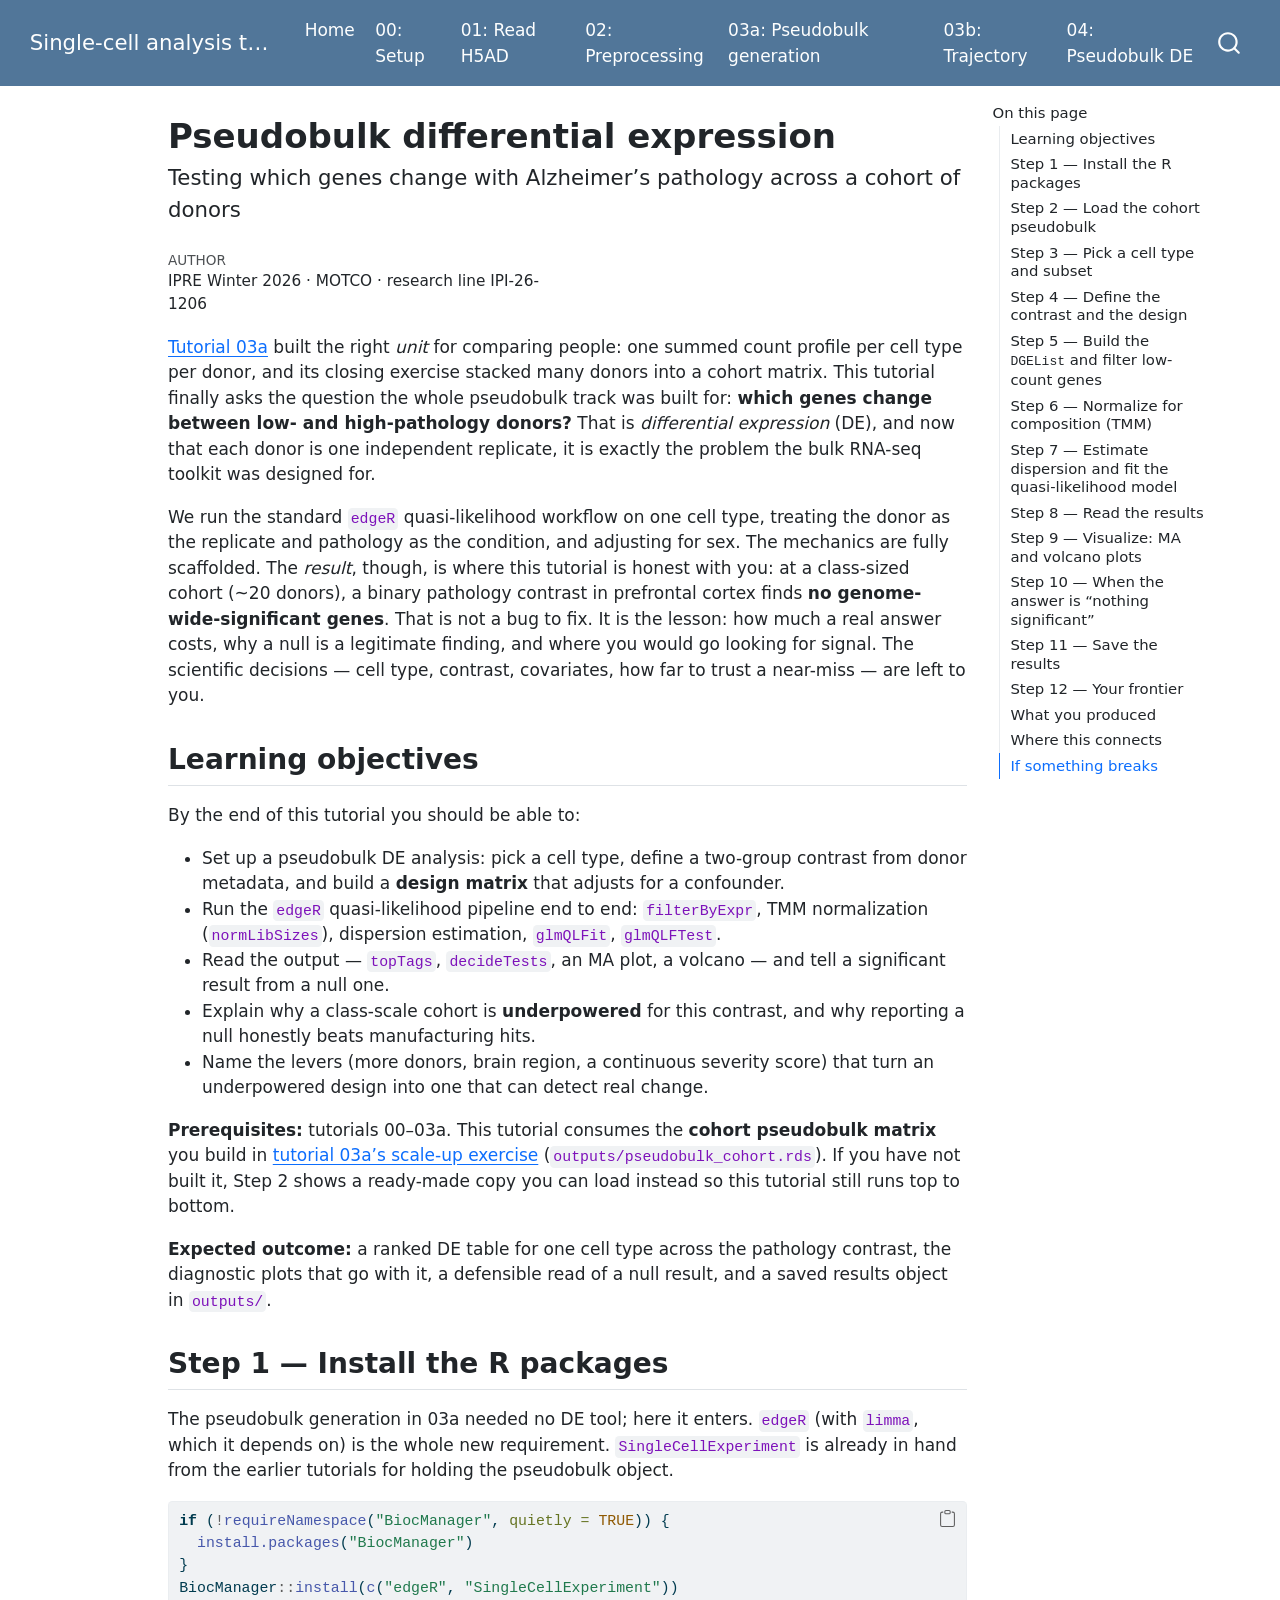
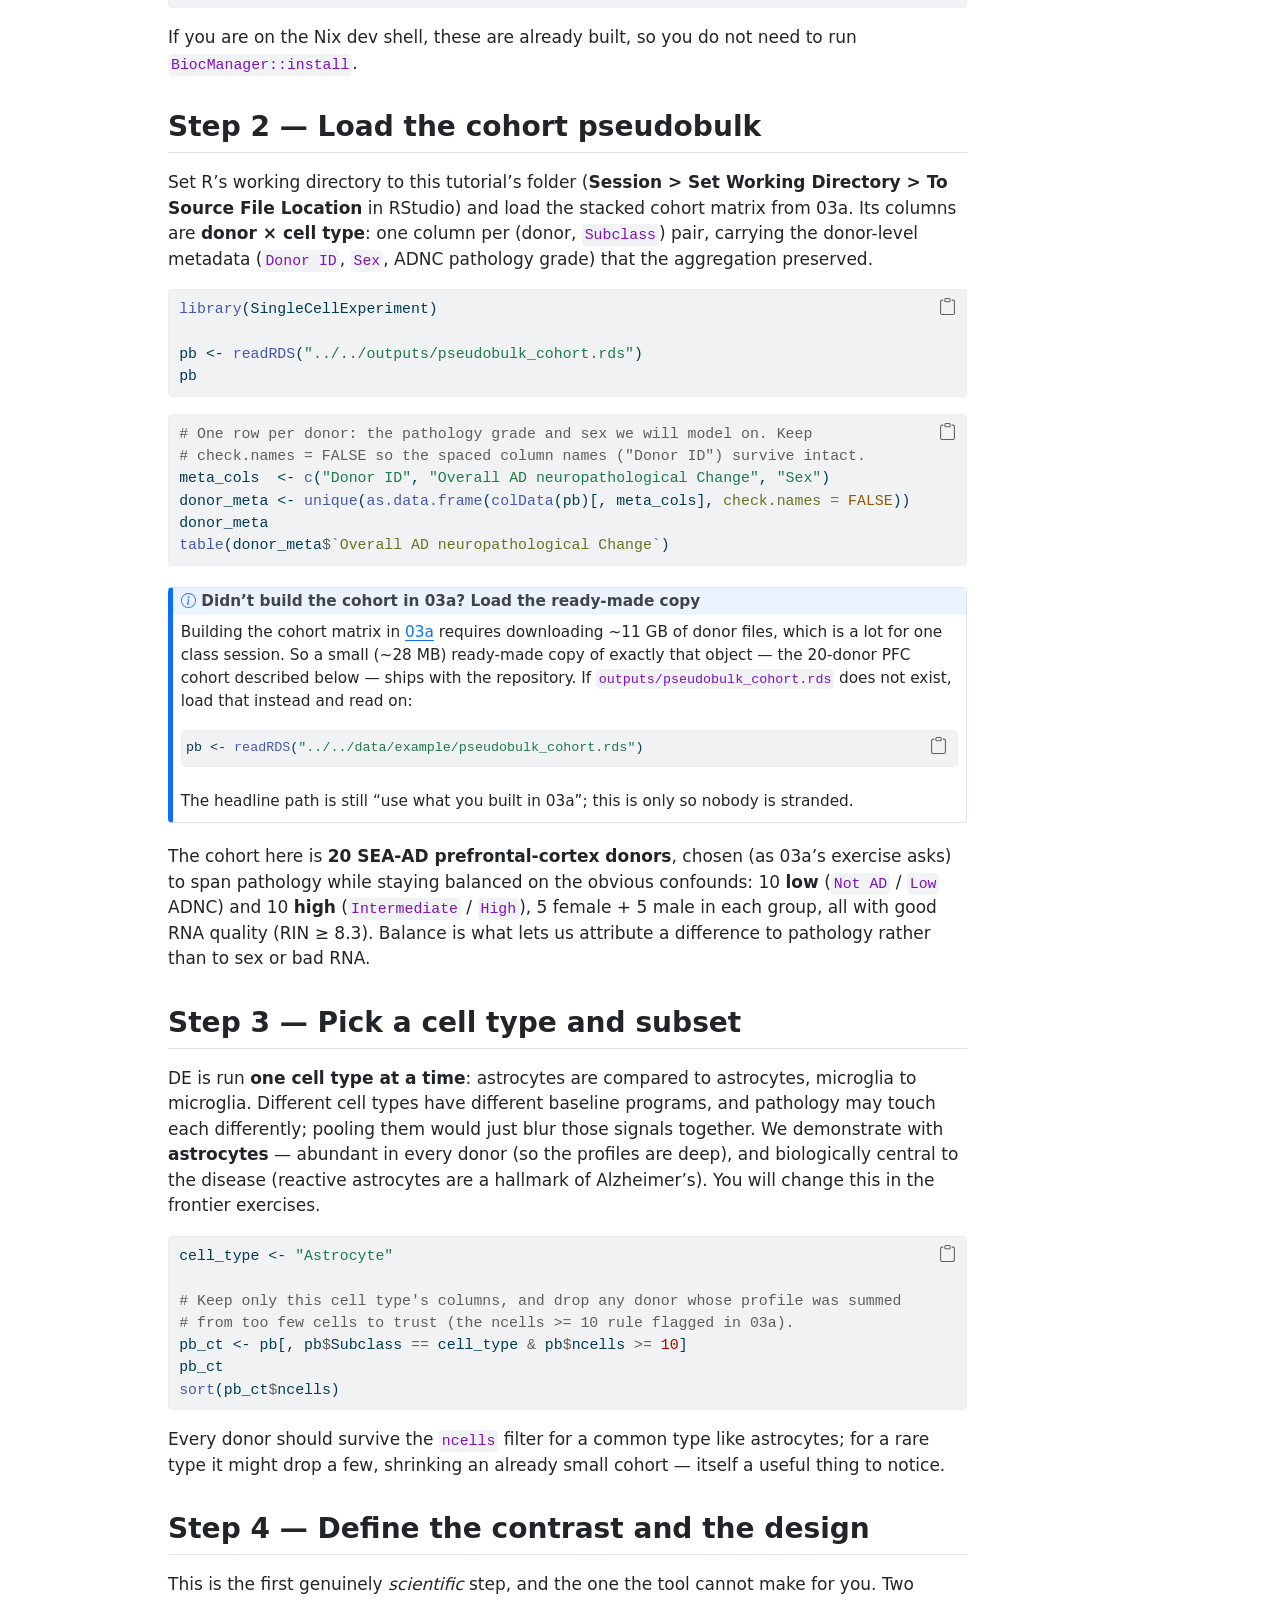
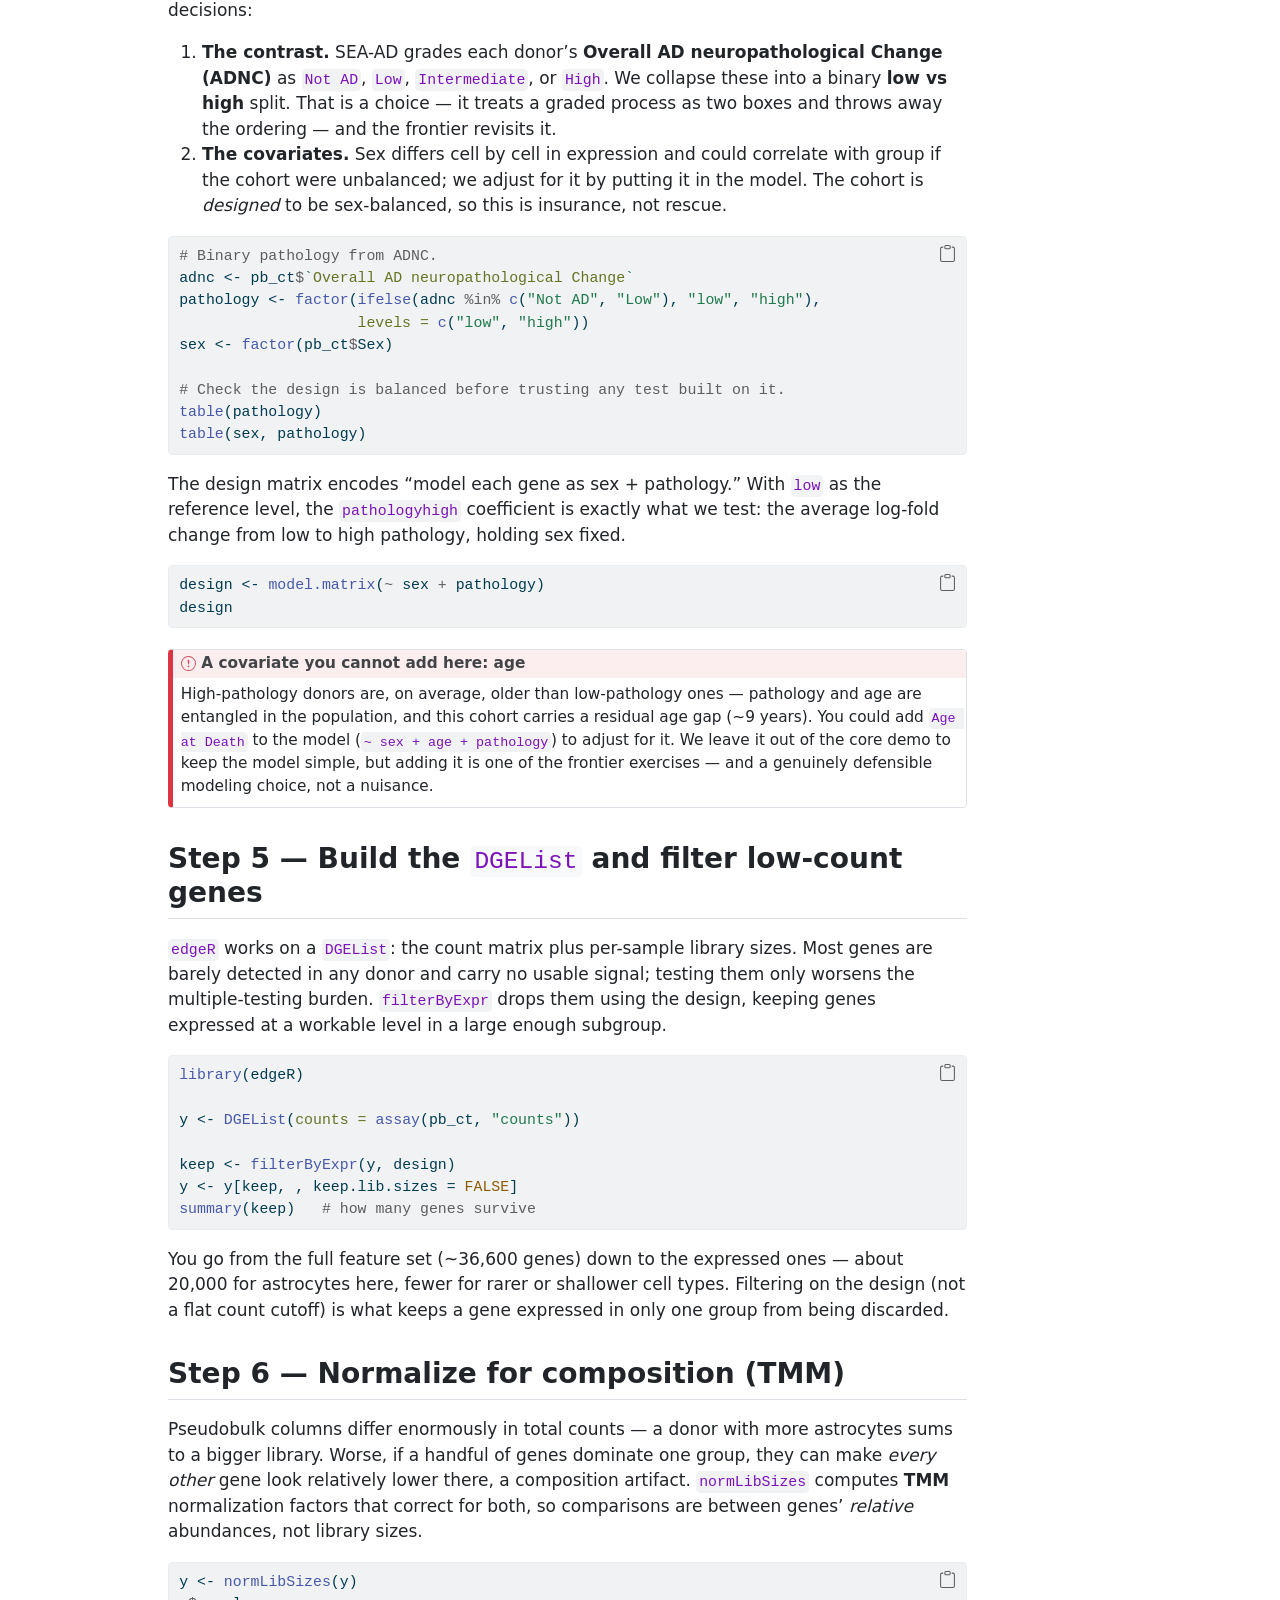
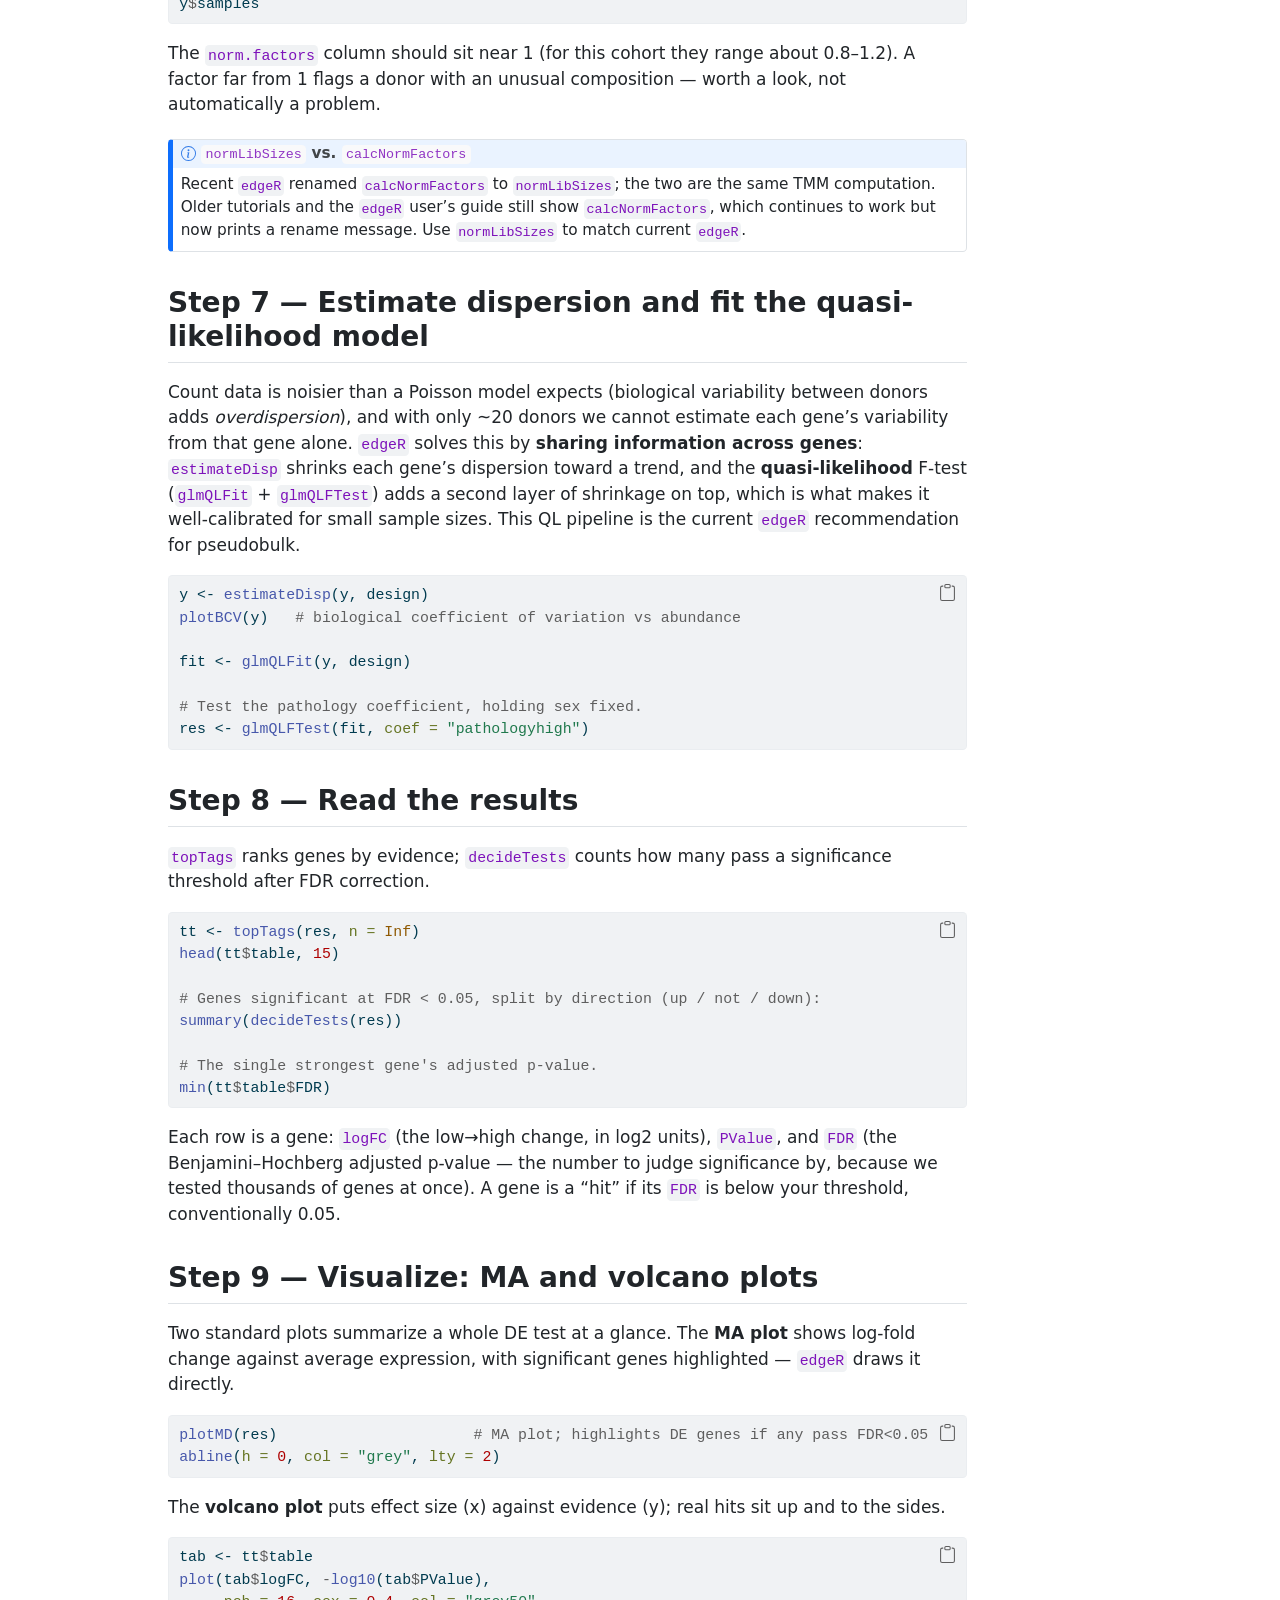
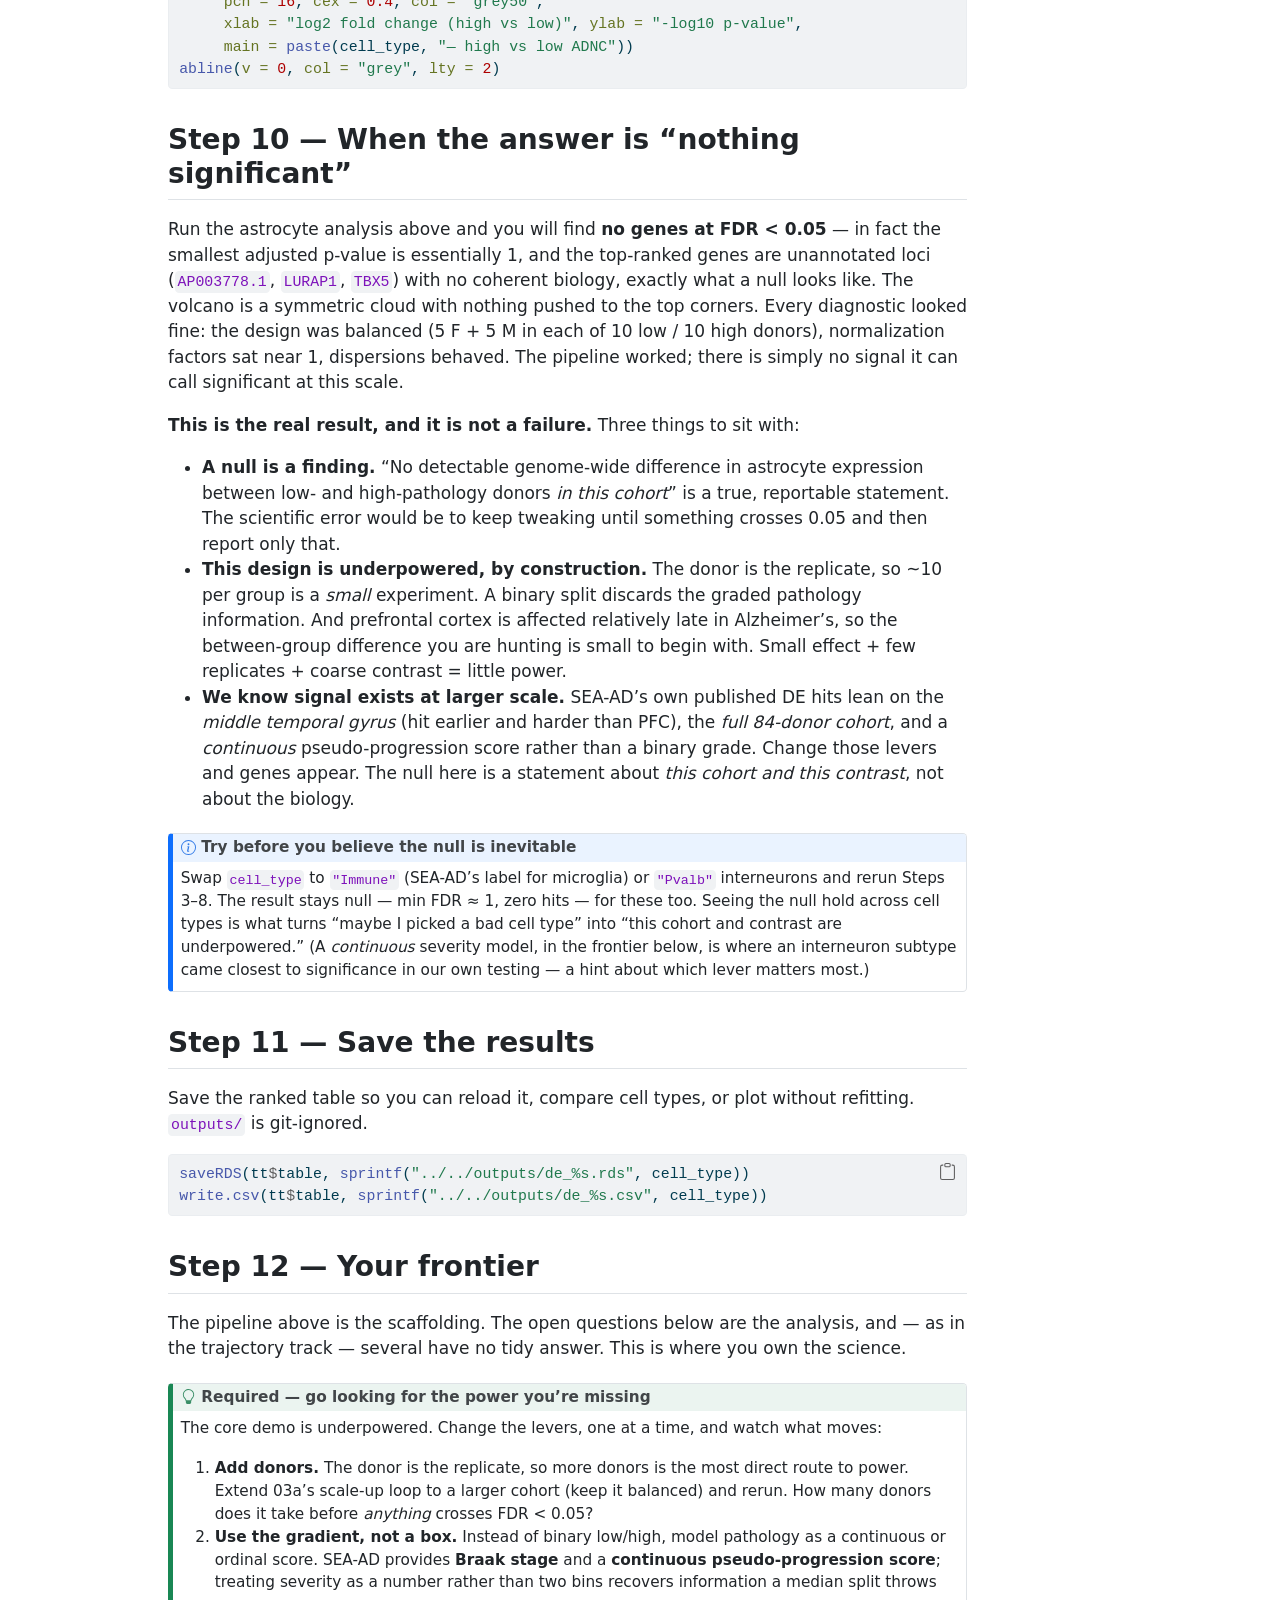
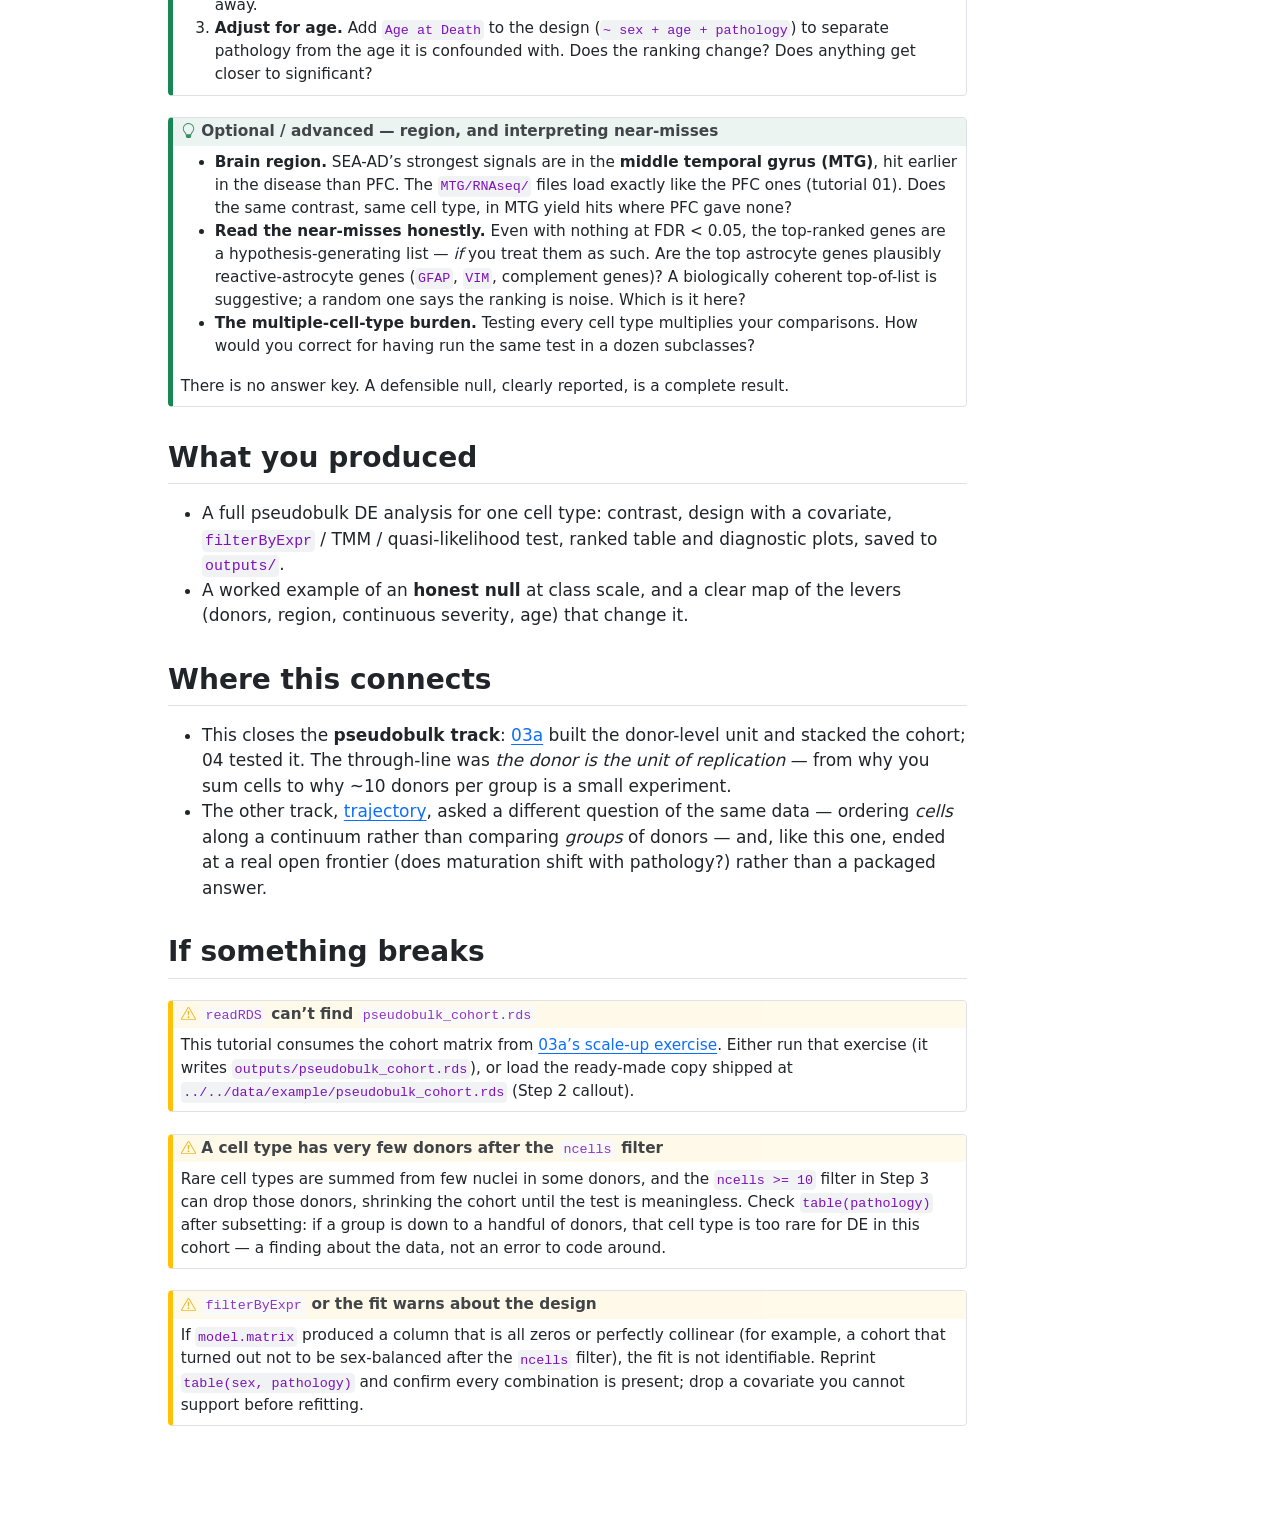
<file: tutorials/04-pseudobulk-de/index.html>
<!DOCTYPE html>
<html xmlns="http://www.w3.org/1999/xhtml" lang="en" xml:lang="en"><head>

<meta charset="utf-8">
<meta name="generator" content="quarto-1.9.38">

<meta name="viewport" content="width=device-width, initial-scale=1.0, user-scalable=yes">

<meta name="author" content="IPRE Winter 2026 · MOTCO · research line IPI-26-1206">

<title>Pseudobulk differential expression – Single-cell analysis tutorials</title>
<style>
/* Default styles provided by pandoc.
** See https://pandoc.org/MANUAL.html#variables-for-html for config info.
*/
code{white-space: pre-wrap;}
span.smallcaps{font-variant: small-caps;}
div.columns{display: flex; gap: min(4vw, 1.5em);}
div.column{flex: auto; overflow-x: auto;}
div.hanging-indent{margin-left: 1.5em; text-indent: -1.5em;}
ul.task-list{list-style: none;}
ul.task-list li input[type="checkbox"] {
  width: 0.8em;
  margin: 0 0.8em 0.2em -1em; /* quarto-specific, see https://github.com/quarto-dev/quarto-cli/issues/4556 */ 
  vertical-align: middle;
}
/* CSS for syntax highlighting */
html { -webkit-text-size-adjust: 100%; }
pre > code.sourceCode { white-space: pre; position: relative; }
pre > code.sourceCode > span { display: inline-block; line-height: 1.25; }
pre > code.sourceCode > span:empty { height: 1.2em; }
.sourceCode { overflow: visible; }
code.sourceCode > span { color: inherit; text-decoration: inherit; }
div.sourceCode { margin: 1em 0; }
pre.sourceCode { margin: 0; }
@media screen {
div.sourceCode { overflow: auto; }
}
@media print {
pre > code.sourceCode { white-space: pre-wrap; }
pre > code.sourceCode > span { text-indent: -5em; padding-left: 5em; }
}
pre.numberSource code
  { counter-reset: source-line 0; }
pre.numberSource code > span
  { position: relative; left: -4em; counter-increment: source-line; }
pre.numberSource code > span > a:first-child::before
  { content: counter(source-line);
    position: relative; left: -1em; text-align: right; vertical-align: baseline;
    border: none; display: inline-block;
    -webkit-touch-callout: none; -webkit-user-select: none;
    -khtml-user-select: none; -moz-user-select: none;
    -ms-user-select: none; user-select: none;
    padding: 0 4px; width: 4em;
  }
pre.numberSource { margin-left: 3em;  padding-left: 4px; }
div.sourceCode
  {   }
@media screen {
pre > code.sourceCode > span > a:first-child::before { text-decoration: underline; }
}
</style>


<script src="../../site_libs/quarto-nav/quarto-nav.js"></script>
<script src="../../site_libs/quarto-nav/headroom.min.js"></script>
<script src="../../site_libs/clipboard/clipboard.min.js"></script>
<script src="../../site_libs/quarto-search/autocomplete.umd.js"></script>
<script src="../../site_libs/quarto-search/fuse.min.js"></script>
<script src="../../site_libs/quarto-search/quarto-search.js"></script>
<meta name="quarto:offset" content="../../">
<script src="../../site_libs/quarto-html/quarto.js" type="module"></script>
<script src="../../site_libs/quarto-html/tabsets/tabsets.js" type="module"></script>
<script src="../../site_libs/quarto-html/popper.min.js"></script>
<script src="../../site_libs/quarto-html/tippy.umd.min.js"></script>
<script src="../../site_libs/quarto-html/anchor.min.js"></script>
<link href="../../site_libs/quarto-html/tippy.css" rel="stylesheet">
<link href="../../site_libs/quarto-html/quarto-syntax-highlighting-15634bcf2e68342d4ad2dfa704d543f6.css" rel="stylesheet" id="quarto-text-highlighting-styles">
<script src="../../site_libs/bootstrap/bootstrap.min.js"></script>
<link href="../../site_libs/bootstrap/bootstrap-icons.css" rel="stylesheet">
<link href="../../site_libs/bootstrap/bootstrap-e7099dccd2c64493c1fb02673752d9e1.min.css" rel="stylesheet" append-hash="true" id="quarto-bootstrap" data-mode="light">
<script id="quarto-search-options" type="application/json">{
  "location": "navbar",
  "copy-button": false,
  "collapse-after": 3,
  "panel-placement": "end",
  "type": "overlay",
  "limit": 50,
  "keyboard-shortcut": [
    "f",
    "/",
    "s"
  ],
  "show-item-context": false,
  "language": {
    "search-no-results-text": "No results",
    "search-matching-documents-text": "matching documents",
    "search-copy-link-title": "Copy link to search",
    "search-hide-matches-text": "Hide additional matches",
    "search-more-match-text": "more match in this document",
    "search-more-matches-text": "more matches in this document",
    "search-clear-button-title": "Clear",
    "search-text-placeholder": "",
    "search-detached-cancel-button-title": "Cancel",
    "search-submit-button-title": "Submit",
    "search-label": "Search"
  }
}</script>


</head>

<body class="nav-fixed quarto-light">

<div id="quarto-search-results"></div>
  <header id="quarto-header" class="headroom fixed-top">
    <nav class="navbar navbar-expand-lg " data-bs-theme="dark">
      <div class="navbar-container container-fluid">
      <div class="navbar-brand-container mx-auto">
    <a class="navbar-brand" href="../../index.html">
    <span class="navbar-title">Single-cell analysis tutorials</span>
    </a>
  </div>
            <div id="quarto-search" class="" title="Search"></div>
          <button class="navbar-toggler" type="button" data-bs-toggle="collapse" data-bs-target="#navbarCollapse" aria-controls="navbarCollapse" role="menu" aria-expanded="false" aria-label="Toggle navigation" onclick="if (window.quartoToggleHeadroom) { window.quartoToggleHeadroom(); }">
  <span class="navbar-toggler-icon"></span>
</button>
          <div class="collapse navbar-collapse" id="navbarCollapse">
            <ul class="navbar-nav navbar-nav-scroll me-auto">
  <li class="nav-item">
    <a class="nav-link" href="../../index.html"> 
<span class="menu-text">Home</span></a>
  </li>  
  <li class="nav-item">
    <a class="nav-link" href="../../tutorials/00-setup/index.html"> 
<span class="menu-text">00: Setup</span></a>
  </li>  
  <li class="nav-item">
    <a class="nav-link" href="../../tutorials/01-read-h5ad/index.html"> 
<span class="menu-text">01: Read H5AD</span></a>
  </li>  
  <li class="nav-item">
    <a class="nav-link" href="../../tutorials/02-preprocessing/index.html"> 
<span class="menu-text">02: Preprocessing</span></a>
  </li>  
  <li class="nav-item">
    <a class="nav-link" href="../../tutorials/03a-pseudobulk/index.html"> 
<span class="menu-text">03a: Pseudobulk generation</span></a>
  </li>  
  <li class="nav-item">
    <a class="nav-link" href="../../tutorials/03b-trajectory/index.html"> 
<span class="menu-text">03b: Trajectory</span></a>
  </li>  
  <li class="nav-item">
    <a class="nav-link active" href="../../tutorials/04-pseudobulk-de/index.html" aria-current="page"> 
<span class="menu-text">04: Pseudobulk DE</span></a>
  </li>  
</ul>
          </div> <!-- /navcollapse -->
            <div class="quarto-navbar-tools">
</div>
      </div> <!-- /container-fluid -->
    </nav>
</header>
<!-- content -->
<div id="quarto-content" class="quarto-container page-columns page-rows-contents page-layout-article page-navbar">
<!-- sidebar -->
<!-- margin-sidebar -->
    <div id="quarto-margin-sidebar" class="sidebar margin-sidebar">
        <nav id="TOC" role="doc-toc" class="toc-active">
    <h2 id="toc-title">On this page</h2>
   
  <ul>
  <li><a href="#learning-objectives" id="toc-learning-objectives" class="nav-link active" data-scroll-target="#learning-objectives">Learning objectives</a></li>
  <li><a href="#step-1-install-the-r-packages" id="toc-step-1-install-the-r-packages" class="nav-link" data-scroll-target="#step-1-install-the-r-packages">Step 1 — Install the R packages</a></li>
  <li><a href="#step-2-load-the-cohort-pseudobulk" id="toc-step-2-load-the-cohort-pseudobulk" class="nav-link" data-scroll-target="#step-2-load-the-cohort-pseudobulk">Step 2 — Load the cohort pseudobulk</a></li>
  <li><a href="#step-3-pick-a-cell-type-and-subset" id="toc-step-3-pick-a-cell-type-and-subset" class="nav-link" data-scroll-target="#step-3-pick-a-cell-type-and-subset">Step 3 — Pick a cell type and subset</a></li>
  <li><a href="#step-4-define-the-contrast-and-the-design" id="toc-step-4-define-the-contrast-and-the-design" class="nav-link" data-scroll-target="#step-4-define-the-contrast-and-the-design">Step 4 — Define the contrast and the design</a></li>
  <li><a href="#step-5-build-the-dgelist-and-filter-low-count-genes" id="toc-step-5-build-the-dgelist-and-filter-low-count-genes" class="nav-link" data-scroll-target="#step-5-build-the-dgelist-and-filter-low-count-genes">Step 5 — Build the <code>DGEList</code> and filter low-count genes</a></li>
  <li><a href="#step-6-normalize-for-composition-tmm" id="toc-step-6-normalize-for-composition-tmm" class="nav-link" data-scroll-target="#step-6-normalize-for-composition-tmm">Step 6 — Normalize for composition (TMM)</a></li>
  <li><a href="#step-7-estimate-dispersion-and-fit-the-quasi-likelihood-model" id="toc-step-7-estimate-dispersion-and-fit-the-quasi-likelihood-model" class="nav-link" data-scroll-target="#step-7-estimate-dispersion-and-fit-the-quasi-likelihood-model">Step 7 — Estimate dispersion and fit the quasi-likelihood model</a></li>
  <li><a href="#step-8-read-the-results" id="toc-step-8-read-the-results" class="nav-link" data-scroll-target="#step-8-read-the-results">Step 8 — Read the results</a></li>
  <li><a href="#step-9-visualize-ma-and-volcano-plots" id="toc-step-9-visualize-ma-and-volcano-plots" class="nav-link" data-scroll-target="#step-9-visualize-ma-and-volcano-plots">Step 9 — Visualize: MA and volcano plots</a></li>
  <li><a href="#step-10-when-the-answer-is-nothing-significant" id="toc-step-10-when-the-answer-is-nothing-significant" class="nav-link" data-scroll-target="#step-10-when-the-answer-is-nothing-significant">Step 10 — When the answer is “nothing significant”</a></li>
  <li><a href="#step-11-save-the-results" id="toc-step-11-save-the-results" class="nav-link" data-scroll-target="#step-11-save-the-results">Step 11 — Save the results</a></li>
  <li><a href="#sec-frontier" id="toc-sec-frontier" class="nav-link" data-scroll-target="#sec-frontier">Step 12 — Your frontier</a></li>
  <li><a href="#what-you-produced" id="toc-what-you-produced" class="nav-link" data-scroll-target="#what-you-produced">What you produced</a></li>
  <li><a href="#where-this-connects" id="toc-where-this-connects" class="nav-link" data-scroll-target="#where-this-connects">Where this connects</a></li>
  <li><a href="#if-something-breaks" id="toc-if-something-breaks" class="nav-link" data-scroll-target="#if-something-breaks">If something breaks</a></li>
  </ul>
</nav>
    </div>
<!-- main -->
<main class="content" id="quarto-document-content">

<header id="title-block-header" class="quarto-title-block default">
<div class="quarto-title">
<h1 class="title">Pseudobulk differential expression</h1>
<p class="subtitle lead">Testing which genes change with Alzheimer’s pathology across a cohort of donors</p>
</div>



<div class="quarto-title-meta">

    <div>
    <div class="quarto-title-meta-heading">Author</div>
    <div class="quarto-title-meta-contents">
             <p>IPRE Winter 2026 · MOTCO · research line IPI-26-1206 </p>
          </div>
  </div>
    
  
    
  </div>
  


</header>


<p><a href="../../tutorials/03a-pseudobulk/index.html">Tutorial 03a</a> built the right <em>unit</em> for comparing people: one summed count profile per cell type per donor, and its closing exercise stacked many donors into a cohort matrix. This tutorial finally asks the question the whole pseudobulk track was built for: <strong>which genes change between low- and high-pathology donors?</strong> That is <em>differential expression</em> (DE), and now that each donor is one independent replicate, it is exactly the problem the bulk RNA-seq toolkit was designed for.</p>
<p>We run the standard <code>edgeR</code> quasi-likelihood workflow on one cell type, treating the donor as the replicate and pathology as the condition, and adjusting for sex. The mechanics are fully scaffolded. The <em>result</em>, though, is where this tutorial is honest with you: at a class-sized cohort (~20 donors), a binary pathology contrast in prefrontal cortex finds <strong>no genome-wide-significant genes</strong>. That is not a bug to fix. It is the lesson: how much a real answer costs, why a null is a legitimate finding, and where you would go looking for signal. The scientific decisions — cell type, contrast, covariates, how far to trust a near-miss — are left to you.</p>
<section id="learning-objectives" class="level2">
<h2 class="anchored" data-anchor-id="learning-objectives">Learning objectives</h2>
<p>By the end of this tutorial you should be able to:</p>
<ul>
<li>Set up a pseudobulk DE analysis: pick a cell type, define a two-group contrast from donor metadata, and build a <strong>design matrix</strong> that adjusts for a confounder.</li>
<li>Run the <code>edgeR</code> quasi-likelihood pipeline end to end: <code>filterByExpr</code>, TMM normalization (<code>normLibSizes</code>), dispersion estimation, <code>glmQLFit</code>, <code>glmQLFTest</code>.</li>
<li>Read the output — <code>topTags</code>, <code>decideTests</code>, an MA plot, a volcano — and tell a significant result from a null one.</li>
<li>Explain why a class-scale cohort is <strong>underpowered</strong> for this contrast, and why reporting a null honestly beats manufacturing hits.</li>
<li>Name the levers (more donors, brain region, a continuous severity score) that turn an underpowered design into one that can detect real change.</li>
</ul>
<p><strong>Prerequisites:</strong> tutorials 00–03a. This tutorial consumes the <strong>cohort pseudobulk matrix</strong> you build in <a href="../../tutorials/03a-pseudobulk/index.html#sec-scaleup">tutorial 03a’s scale-up exercise</a> (<code>outputs/pseudobulk_cohort.rds</code>). If you have not built it, Step 2 shows a ready-made copy you can load instead so this tutorial still runs top to bottom.</p>
<p><strong>Expected outcome:</strong> a ranked DE table for one cell type across the pathology contrast, the diagnostic plots that go with it, a defensible read of a null result, and a saved results object in <code>outputs/</code>.</p>
</section>
<section id="step-1-install-the-r-packages" class="level2">
<h2 class="anchored" data-anchor-id="step-1-install-the-r-packages">Step 1 — Install the R packages</h2>
<p>The pseudobulk generation in 03a needed no DE tool; here it enters. <code>edgeR</code> (with <code>limma</code>, which it depends on) is the whole new requirement. <code>SingleCellExperiment</code> is already in hand from the earlier tutorials for holding the pseudobulk object.</p>
<div class="cell">
<div class="code-copy-outer-scaffold"><div class="sourceCode cell-code" id="cb1"><pre class="sourceCode r code-with-copy"><code class="sourceCode r"><span id="cb1-1"><a href="#cb1-1" aria-hidden="true" tabindex="-1"></a><span class="cf">if</span> (<span class="sc">!</span><span class="fu">requireNamespace</span>(<span class="st">"BiocManager"</span>, <span class="at">quietly =</span> <span class="cn">TRUE</span>)) {</span>
<span id="cb1-2"><a href="#cb1-2" aria-hidden="true" tabindex="-1"></a>  <span class="fu">install.packages</span>(<span class="st">"BiocManager"</span>)</span>
<span id="cb1-3"><a href="#cb1-3" aria-hidden="true" tabindex="-1"></a>}</span>
<span id="cb1-4"><a href="#cb1-4" aria-hidden="true" tabindex="-1"></a>BiocManager<span class="sc">::</span><span class="fu">install</span>(<span class="fu">c</span>(<span class="st">"edgeR"</span>, <span class="st">"SingleCellExperiment"</span>))</span></code></pre></div><button title="Copy to Clipboard" class="code-copy-button"><i class="bi"></i></button></div>
</div>
<p>If you are on the Nix dev shell, these are already built, so you do not need to run <code>BiocManager::install</code>.</p>
</section>
<section id="step-2-load-the-cohort-pseudobulk" class="level2">
<h2 class="anchored" data-anchor-id="step-2-load-the-cohort-pseudobulk">Step 2 — Load the cohort pseudobulk</h2>
<p>Set R’s working directory to this tutorial’s folder (<strong>Session &gt; Set Working Directory &gt; To Source File Location</strong> in RStudio) and load the stacked cohort matrix from 03a. Its columns are <strong>donor × cell type</strong>: one column per (donor, <code>Subclass</code>) pair, carrying the donor-level metadata (<code>Donor ID</code>, <code>Sex</code>, ADNC pathology grade) that the aggregation preserved.</p>
<div class="cell">
<div class="code-copy-outer-scaffold"><div class="sourceCode cell-code" id="cb2"><pre class="sourceCode r code-with-copy"><code class="sourceCode r"><span id="cb2-1"><a href="#cb2-1" aria-hidden="true" tabindex="-1"></a><span class="fu">library</span>(SingleCellExperiment)</span>
<span id="cb2-2"><a href="#cb2-2" aria-hidden="true" tabindex="-1"></a></span>
<span id="cb2-3"><a href="#cb2-3" aria-hidden="true" tabindex="-1"></a>pb <span class="ot">&lt;-</span> <span class="fu">readRDS</span>(<span class="st">"../../outputs/pseudobulk_cohort.rds"</span>)</span>
<span id="cb2-4"><a href="#cb2-4" aria-hidden="true" tabindex="-1"></a>pb</span></code></pre></div><button title="Copy to Clipboard" class="code-copy-button"><i class="bi"></i></button></div>
</div>
<div class="cell">
<div class="code-copy-outer-scaffold"><div class="sourceCode cell-code" id="cb3"><pre class="sourceCode r code-with-copy"><code class="sourceCode r"><span id="cb3-1"><a href="#cb3-1" aria-hidden="true" tabindex="-1"></a><span class="co"># One row per donor: the pathology grade and sex we will model on. Keep</span></span>
<span id="cb3-2"><a href="#cb3-2" aria-hidden="true" tabindex="-1"></a><span class="co"># check.names = FALSE so the spaced column names ("Donor ID") survive intact.</span></span>
<span id="cb3-3"><a href="#cb3-3" aria-hidden="true" tabindex="-1"></a>meta_cols  <span class="ot">&lt;-</span> <span class="fu">c</span>(<span class="st">"Donor ID"</span>, <span class="st">"Overall AD neuropathological Change"</span>, <span class="st">"Sex"</span>)</span>
<span id="cb3-4"><a href="#cb3-4" aria-hidden="true" tabindex="-1"></a>donor_meta <span class="ot">&lt;-</span> <span class="fu">unique</span>(<span class="fu">as.data.frame</span>(<span class="fu">colData</span>(pb)[, meta_cols], <span class="at">check.names =</span> <span class="cn">FALSE</span>))</span>
<span id="cb3-5"><a href="#cb3-5" aria-hidden="true" tabindex="-1"></a>donor_meta</span>
<span id="cb3-6"><a href="#cb3-6" aria-hidden="true" tabindex="-1"></a><span class="fu">table</span>(donor_meta<span class="sc">$</span><span class="st">`</span><span class="at">Overall AD neuropathological Change</span><span class="st">`</span>)</span></code></pre></div><button title="Copy to Clipboard" class="code-copy-button"><i class="bi"></i></button></div>
</div>
<div class="callout callout-style-default callout-note callout-titled" title="Didn't build the cohort in 03a? Load the ready-made copy">
<div class="callout-header d-flex align-content-center">
<div class="callout-icon-container">
<i class="callout-icon"></i>
</div>
<div class="callout-title-container flex-fill">
<span class="screen-reader-only">Note</span>Didn’t build the cohort in 03a? Load the ready-made copy
</div>
</div>
<div class="callout-body-container callout-body">
<p>Building the cohort matrix in <a href="../../tutorials/03a-pseudobulk/index.html#sec-scaleup">03a</a> requires downloading ~11 GB of donor files, which is a lot for one class session. So a small (~28 MB) ready-made copy of exactly that object — the 20-donor PFC cohort described below — ships with the repository. If <code>outputs/pseudobulk_cohort.rds</code> does not exist, load that instead and read on:</p>
<div class="cell">
<div class="code-copy-outer-scaffold"><div class="sourceCode cell-code" id="cb4"><pre class="sourceCode r code-with-copy"><code class="sourceCode r"><span id="cb4-1"><a href="#cb4-1" aria-hidden="true" tabindex="-1"></a>pb <span class="ot">&lt;-</span> <span class="fu">readRDS</span>(<span class="st">"../../data/example/pseudobulk_cohort.rds"</span>)</span></code></pre></div><button title="Copy to Clipboard" class="code-copy-button"><i class="bi"></i></button></div>
</div>
<p>The headline path is still “use what you built in 03a”; this is only so nobody is stranded.</p>
</div>
</div>
<p>The cohort here is <strong>20 SEA-AD prefrontal-cortex donors</strong>, chosen (as 03a’s exercise asks) to span pathology while staying balanced on the obvious confounds: 10 <strong>low</strong> (<code>Not AD</code> / <code>Low</code> ADNC) and 10 <strong>high</strong> (<code>Intermediate</code> / <code>High</code>), 5 female + 5 male in each group, all with good RNA quality (RIN ≥ 8.3). Balance is what lets us attribute a difference to pathology rather than to sex or bad RNA.</p>
</section>
<section id="step-3-pick-a-cell-type-and-subset" class="level2">
<h2 class="anchored" data-anchor-id="step-3-pick-a-cell-type-and-subset">Step 3 — Pick a cell type and subset</h2>
<p>DE is run <strong>one cell type at a time</strong>: astrocytes are compared to astrocytes, microglia to microglia. Different cell types have different baseline programs, and pathology may touch each differently; pooling them would just blur those signals together. We demonstrate with <strong>astrocytes</strong> — abundant in every donor (so the profiles are deep), and biologically central to the disease (reactive astrocytes are a hallmark of Alzheimer’s). You will change this in the frontier exercises.</p>
<div class="cell">
<div class="code-copy-outer-scaffold"><div class="sourceCode cell-code" id="cb5"><pre class="sourceCode r code-with-copy"><code class="sourceCode r"><span id="cb5-1"><a href="#cb5-1" aria-hidden="true" tabindex="-1"></a>cell_type <span class="ot">&lt;-</span> <span class="st">"Astrocyte"</span></span>
<span id="cb5-2"><a href="#cb5-2" aria-hidden="true" tabindex="-1"></a></span>
<span id="cb5-3"><a href="#cb5-3" aria-hidden="true" tabindex="-1"></a><span class="co"># Keep only this cell type's columns, and drop any donor whose profile was summed</span></span>
<span id="cb5-4"><a href="#cb5-4" aria-hidden="true" tabindex="-1"></a><span class="co"># from too few cells to trust (the ncells &gt;= 10 rule flagged in 03a).</span></span>
<span id="cb5-5"><a href="#cb5-5" aria-hidden="true" tabindex="-1"></a>pb_ct <span class="ot">&lt;-</span> pb[, pb<span class="sc">$</span>Subclass <span class="sc">==</span> cell_type <span class="sc">&amp;</span> pb<span class="sc">$</span>ncells <span class="sc">&gt;=</span> <span class="dv">10</span>]</span>
<span id="cb5-6"><a href="#cb5-6" aria-hidden="true" tabindex="-1"></a>pb_ct</span>
<span id="cb5-7"><a href="#cb5-7" aria-hidden="true" tabindex="-1"></a><span class="fu">sort</span>(pb_ct<span class="sc">$</span>ncells)</span></code></pre></div><button title="Copy to Clipboard" class="code-copy-button"><i class="bi"></i></button></div>
</div>
<p>Every donor should survive the <code>ncells</code> filter for a common type like astrocytes; for a rare type it might drop a few, shrinking an already small cohort — itself a useful thing to notice.</p>
</section>
<section id="step-4-define-the-contrast-and-the-design" class="level2">
<h2 class="anchored" data-anchor-id="step-4-define-the-contrast-and-the-design">Step 4 — Define the contrast and the design</h2>
<p>This is the first genuinely <em>scientific</em> step, and the one the tool cannot make for you. Two decisions:</p>
<ol type="1">
<li><strong>The contrast.</strong> SEA-AD grades each donor’s <strong>Overall AD neuropathological Change (ADNC)</strong> as <code>Not AD</code>, <code>Low</code>, <code>Intermediate</code>, or <code>High</code>. We collapse these into a binary <strong>low vs high</strong> split. That is a choice — it treats a graded process as two boxes and throws away the ordering — and the frontier revisits it.</li>
<li><strong>The covariates.</strong> Sex differs cell by cell in expression and could correlate with group if the cohort were unbalanced; we adjust for it by putting it in the model. The cohort is <em>designed</em> to be sex-balanced, so this is insurance, not rescue.</li>
</ol>
<div class="cell">
<div class="code-copy-outer-scaffold"><div class="sourceCode cell-code" id="cb6"><pre class="sourceCode r code-with-copy"><code class="sourceCode r"><span id="cb6-1"><a href="#cb6-1" aria-hidden="true" tabindex="-1"></a><span class="co"># Binary pathology from ADNC.</span></span>
<span id="cb6-2"><a href="#cb6-2" aria-hidden="true" tabindex="-1"></a>adnc <span class="ot">&lt;-</span> pb_ct<span class="sc">$</span><span class="st">`</span><span class="at">Overall AD neuropathological Change</span><span class="st">`</span></span>
<span id="cb6-3"><a href="#cb6-3" aria-hidden="true" tabindex="-1"></a>pathology <span class="ot">&lt;-</span> <span class="fu">factor</span>(<span class="fu">ifelse</span>(adnc <span class="sc">%in%</span> <span class="fu">c</span>(<span class="st">"Not AD"</span>, <span class="st">"Low"</span>), <span class="st">"low"</span>, <span class="st">"high"</span>),</span>
<span id="cb6-4"><a href="#cb6-4" aria-hidden="true" tabindex="-1"></a>                    <span class="at">levels =</span> <span class="fu">c</span>(<span class="st">"low"</span>, <span class="st">"high"</span>))</span>
<span id="cb6-5"><a href="#cb6-5" aria-hidden="true" tabindex="-1"></a>sex <span class="ot">&lt;-</span> <span class="fu">factor</span>(pb_ct<span class="sc">$</span>Sex)</span>
<span id="cb6-6"><a href="#cb6-6" aria-hidden="true" tabindex="-1"></a></span>
<span id="cb6-7"><a href="#cb6-7" aria-hidden="true" tabindex="-1"></a><span class="co"># Check the design is balanced before trusting any test built on it.</span></span>
<span id="cb6-8"><a href="#cb6-8" aria-hidden="true" tabindex="-1"></a><span class="fu">table</span>(pathology)</span>
<span id="cb6-9"><a href="#cb6-9" aria-hidden="true" tabindex="-1"></a><span class="fu">table</span>(sex, pathology)</span></code></pre></div><button title="Copy to Clipboard" class="code-copy-button"><i class="bi"></i></button></div>
</div>
<p>The design matrix encodes “model each gene as sex + pathology.” With <code>low</code> as the reference level, the <code>pathologyhigh</code> coefficient is exactly what we test: the average log-fold change from low to high pathology, holding sex fixed.</p>
<div class="cell">
<div class="code-copy-outer-scaffold"><div class="sourceCode cell-code" id="cb7"><pre class="sourceCode r code-with-copy"><code class="sourceCode r"><span id="cb7-1"><a href="#cb7-1" aria-hidden="true" tabindex="-1"></a>design <span class="ot">&lt;-</span> <span class="fu">model.matrix</span>(<span class="sc">~</span> sex <span class="sc">+</span> pathology)</span>
<span id="cb7-2"><a href="#cb7-2" aria-hidden="true" tabindex="-1"></a>design</span></code></pre></div><button title="Copy to Clipboard" class="code-copy-button"><i class="bi"></i></button></div>
</div>
<div class="callout callout-style-default callout-important callout-titled" title="A covariate you cannot add here: age">
<div class="callout-header d-flex align-content-center">
<div class="callout-icon-container">
<i class="callout-icon"></i>
</div>
<div class="callout-title-container flex-fill">
<span class="screen-reader-only">Important</span>A covariate you cannot add here: age
</div>
</div>
<div class="callout-body-container callout-body">
<p>High-pathology donors are, on average, older than low-pathology ones — pathology and age are entangled in the population, and this cohort carries a residual age gap (~9 years). You could add <code>Age at Death</code> to the model (<code>~ sex + age + pathology</code>) to adjust for it. We leave it out of the core demo to keep the model simple, but adding it is one of the frontier exercises — and a genuinely defensible modeling choice, not a nuisance.</p>
</div>
</div>
</section>
<section id="step-5-build-the-dgelist-and-filter-low-count-genes" class="level2">
<h2 class="anchored" data-anchor-id="step-5-build-the-dgelist-and-filter-low-count-genes">Step 5 — Build the <code>DGEList</code> and filter low-count genes</h2>
<p><code>edgeR</code> works on a <code>DGEList</code>: the count matrix plus per-sample library sizes. Most genes are barely detected in any donor and carry no usable signal; testing them only worsens the multiple-testing burden. <code>filterByExpr</code> drops them using the design, keeping genes expressed at a workable level in a large enough subgroup.</p>
<div class="cell">
<div class="code-copy-outer-scaffold"><div class="sourceCode cell-code" id="cb8"><pre class="sourceCode r code-with-copy"><code class="sourceCode r"><span id="cb8-1"><a href="#cb8-1" aria-hidden="true" tabindex="-1"></a><span class="fu">library</span>(edgeR)</span>
<span id="cb8-2"><a href="#cb8-2" aria-hidden="true" tabindex="-1"></a></span>
<span id="cb8-3"><a href="#cb8-3" aria-hidden="true" tabindex="-1"></a>y <span class="ot">&lt;-</span> <span class="fu">DGEList</span>(<span class="at">counts =</span> <span class="fu">assay</span>(pb_ct, <span class="st">"counts"</span>))</span>
<span id="cb8-4"><a href="#cb8-4" aria-hidden="true" tabindex="-1"></a></span>
<span id="cb8-5"><a href="#cb8-5" aria-hidden="true" tabindex="-1"></a>keep <span class="ot">&lt;-</span> <span class="fu">filterByExpr</span>(y, design)</span>
<span id="cb8-6"><a href="#cb8-6" aria-hidden="true" tabindex="-1"></a>y <span class="ot">&lt;-</span> y[keep, , keep.lib.sizes <span class="ot">=</span> <span class="cn">FALSE</span>]</span>
<span id="cb8-7"><a href="#cb8-7" aria-hidden="true" tabindex="-1"></a><span class="fu">summary</span>(keep)   <span class="co"># how many genes survive</span></span></code></pre></div><button title="Copy to Clipboard" class="code-copy-button"><i class="bi"></i></button></div>
</div>
<p>You go from the full feature set (~36,600 genes) down to the expressed ones — about 20,000 for astrocytes here, fewer for rarer or shallower cell types. Filtering on the design (not a flat count cutoff) is what keeps a gene expressed in only one group from being discarded.</p>
</section>
<section id="step-6-normalize-for-composition-tmm" class="level2">
<h2 class="anchored" data-anchor-id="step-6-normalize-for-composition-tmm">Step 6 — Normalize for composition (TMM)</h2>
<p>Pseudobulk columns differ enormously in total counts — a donor with more astrocytes sums to a bigger library. Worse, if a handful of genes dominate one group, they can make <em>every other</em> gene look relatively lower there, a composition artifact. <code>normLibSizes</code> computes <strong>TMM</strong> normalization factors that correct for both, so comparisons are between genes’ <em>relative</em> abundances, not library sizes.</p>
<div class="cell">
<div class="code-copy-outer-scaffold"><div class="sourceCode cell-code" id="cb9"><pre class="sourceCode r code-with-copy"><code class="sourceCode r"><span id="cb9-1"><a href="#cb9-1" aria-hidden="true" tabindex="-1"></a>y <span class="ot">&lt;-</span> <span class="fu">normLibSizes</span>(y)</span>
<span id="cb9-2"><a href="#cb9-2" aria-hidden="true" tabindex="-1"></a>y<span class="sc">$</span>samples</span></code></pre></div><button title="Copy to Clipboard" class="code-copy-button"><i class="bi"></i></button></div>
</div>
<p>The <code>norm.factors</code> column should sit near 1 (for this cohort they range about 0.8–1.2). A factor far from 1 flags a donor with an unusual composition — worth a look, not automatically a problem.</p>
<div class="callout callout-style-default callout-note callout-titled" title="`normLibSizes` vs. `calcNormFactors`">
<div class="callout-header d-flex align-content-center">
<div class="callout-icon-container">
<i class="callout-icon"></i>
</div>
<div class="callout-title-container flex-fill">
<span class="screen-reader-only">Note</span><code>normLibSizes</code> vs.&nbsp;<code>calcNormFactors</code>
</div>
</div>
<div class="callout-body-container callout-body">
<p>Recent <code>edgeR</code> renamed <code>calcNormFactors</code> to <code>normLibSizes</code>; the two are the same TMM computation. Older tutorials and the <code>edgeR</code> user’s guide still show <code>calcNormFactors</code>, which continues to work but now prints a rename message. Use <code>normLibSizes</code> to match current <code>edgeR</code>.</p>
</div>
</div>
</section>
<section id="step-7-estimate-dispersion-and-fit-the-quasi-likelihood-model" class="level2">
<h2 class="anchored" data-anchor-id="step-7-estimate-dispersion-and-fit-the-quasi-likelihood-model">Step 7 — Estimate dispersion and fit the quasi-likelihood model</h2>
<p>Count data is noisier than a Poisson model expects (biological variability between donors adds <em>overdispersion</em>), and with only ~20 donors we cannot estimate each gene’s variability from that gene alone. <code>edgeR</code> solves this by <strong>sharing information across genes</strong>: <code>estimateDisp</code> shrinks each gene’s dispersion toward a trend, and the <strong>quasi-likelihood</strong> F-test (<code>glmQLFit</code> + <code>glmQLFTest</code>) adds a second layer of shrinkage on top, which is what makes it well-calibrated for small sample sizes. This QL pipeline is the current <code>edgeR</code> recommendation for pseudobulk.</p>
<div class="cell">
<div class="code-copy-outer-scaffold"><div class="sourceCode cell-code" id="cb10"><pre class="sourceCode r code-with-copy"><code class="sourceCode r"><span id="cb10-1"><a href="#cb10-1" aria-hidden="true" tabindex="-1"></a>y <span class="ot">&lt;-</span> <span class="fu">estimateDisp</span>(y, design)</span>
<span id="cb10-2"><a href="#cb10-2" aria-hidden="true" tabindex="-1"></a><span class="fu">plotBCV</span>(y)   <span class="co"># biological coefficient of variation vs abundance</span></span>
<span id="cb10-3"><a href="#cb10-3" aria-hidden="true" tabindex="-1"></a></span>
<span id="cb10-4"><a href="#cb10-4" aria-hidden="true" tabindex="-1"></a>fit <span class="ot">&lt;-</span> <span class="fu">glmQLFit</span>(y, design)</span>
<span id="cb10-5"><a href="#cb10-5" aria-hidden="true" tabindex="-1"></a></span>
<span id="cb10-6"><a href="#cb10-6" aria-hidden="true" tabindex="-1"></a><span class="co"># Test the pathology coefficient, holding sex fixed.</span></span>
<span id="cb10-7"><a href="#cb10-7" aria-hidden="true" tabindex="-1"></a>res <span class="ot">&lt;-</span> <span class="fu">glmQLFTest</span>(fit, <span class="at">coef =</span> <span class="st">"pathologyhigh"</span>)</span></code></pre></div><button title="Copy to Clipboard" class="code-copy-button"><i class="bi"></i></button></div>
</div>
</section>
<section id="step-8-read-the-results" class="level2">
<h2 class="anchored" data-anchor-id="step-8-read-the-results">Step 8 — Read the results</h2>
<p><code>topTags</code> ranks genes by evidence; <code>decideTests</code> counts how many pass a significance threshold after FDR correction.</p>
<div class="cell">
<div class="code-copy-outer-scaffold"><div class="sourceCode cell-code" id="cb11"><pre class="sourceCode r code-with-copy"><code class="sourceCode r"><span id="cb11-1"><a href="#cb11-1" aria-hidden="true" tabindex="-1"></a>tt <span class="ot">&lt;-</span> <span class="fu">topTags</span>(res, <span class="at">n =</span> <span class="cn">Inf</span>)</span>
<span id="cb11-2"><a href="#cb11-2" aria-hidden="true" tabindex="-1"></a><span class="fu">head</span>(tt<span class="sc">$</span>table, <span class="dv">15</span>)</span>
<span id="cb11-3"><a href="#cb11-3" aria-hidden="true" tabindex="-1"></a></span>
<span id="cb11-4"><a href="#cb11-4" aria-hidden="true" tabindex="-1"></a><span class="co"># Genes significant at FDR &lt; 0.05, split by direction (up / not / down):</span></span>
<span id="cb11-5"><a href="#cb11-5" aria-hidden="true" tabindex="-1"></a><span class="fu">summary</span>(<span class="fu">decideTests</span>(res))</span>
<span id="cb11-6"><a href="#cb11-6" aria-hidden="true" tabindex="-1"></a></span>
<span id="cb11-7"><a href="#cb11-7" aria-hidden="true" tabindex="-1"></a><span class="co"># The single strongest gene's adjusted p-value.</span></span>
<span id="cb11-8"><a href="#cb11-8" aria-hidden="true" tabindex="-1"></a><span class="fu">min</span>(tt<span class="sc">$</span>table<span class="sc">$</span>FDR)</span></code></pre></div><button title="Copy to Clipboard" class="code-copy-button"><i class="bi"></i></button></div>
</div>
<p>Each row is a gene: <code>logFC</code> (the low→high change, in log2 units), <code>PValue</code>, and <code>FDR</code> (the Benjamini–Hochberg adjusted p-value — the number to judge significance by, because we tested thousands of genes at once). A gene is a “hit” if its <code>FDR</code> is below your threshold, conventionally 0.05.</p>
</section>
<section id="step-9-visualize-ma-and-volcano-plots" class="level2">
<h2 class="anchored" data-anchor-id="step-9-visualize-ma-and-volcano-plots">Step 9 — Visualize: MA and volcano plots</h2>
<p>Two standard plots summarize a whole DE test at a glance. The <strong>MA plot</strong> shows log-fold change against average expression, with significant genes highlighted — <code>edgeR</code> draws it directly.</p>
<div class="cell">
<div class="code-copy-outer-scaffold"><div class="sourceCode cell-code" id="cb12"><pre class="sourceCode r code-with-copy"><code class="sourceCode r"><span id="cb12-1"><a href="#cb12-1" aria-hidden="true" tabindex="-1"></a><span class="fu">plotMD</span>(res)                      <span class="co"># MA plot; highlights DE genes if any pass FDR&lt;0.05</span></span>
<span id="cb12-2"><a href="#cb12-2" aria-hidden="true" tabindex="-1"></a><span class="fu">abline</span>(<span class="at">h =</span> <span class="dv">0</span>, <span class="at">col =</span> <span class="st">"grey"</span>, <span class="at">lty =</span> <span class="dv">2</span>)</span></code></pre></div><button title="Copy to Clipboard" class="code-copy-button"><i class="bi"></i></button></div>
</div>
<p>The <strong>volcano plot</strong> puts effect size (x) against evidence (y); real hits sit up and to the sides.</p>
<div class="cell">
<div class="code-copy-outer-scaffold"><div class="sourceCode cell-code" id="cb13"><pre class="sourceCode r code-with-copy"><code class="sourceCode r"><span id="cb13-1"><a href="#cb13-1" aria-hidden="true" tabindex="-1"></a>tab <span class="ot">&lt;-</span> tt<span class="sc">$</span>table</span>
<span id="cb13-2"><a href="#cb13-2" aria-hidden="true" tabindex="-1"></a><span class="fu">plot</span>(tab<span class="sc">$</span>logFC, <span class="sc">-</span><span class="fu">log10</span>(tab<span class="sc">$</span>PValue),</span>
<span id="cb13-3"><a href="#cb13-3" aria-hidden="true" tabindex="-1"></a>     <span class="at">pch =</span> <span class="dv">16</span>, <span class="at">cex =</span> <span class="fl">0.4</span>, <span class="at">col =</span> <span class="st">"grey50"</span>,</span>
<span id="cb13-4"><a href="#cb13-4" aria-hidden="true" tabindex="-1"></a>     <span class="at">xlab =</span> <span class="st">"log2 fold change (high vs low)"</span>, <span class="at">ylab =</span> <span class="st">"-log10 p-value"</span>,</span>
<span id="cb13-5"><a href="#cb13-5" aria-hidden="true" tabindex="-1"></a>     <span class="at">main =</span> <span class="fu">paste</span>(cell_type, <span class="st">"— high vs low ADNC"</span>))</span>
<span id="cb13-6"><a href="#cb13-6" aria-hidden="true" tabindex="-1"></a><span class="fu">abline</span>(<span class="at">v =</span> <span class="dv">0</span>, <span class="at">col =</span> <span class="st">"grey"</span>, <span class="at">lty =</span> <span class="dv">2</span>)</span></code></pre></div><button title="Copy to Clipboard" class="code-copy-button"><i class="bi"></i></button></div>
</div>
</section>
<section id="step-10-when-the-answer-is-nothing-significant" class="level2">
<h2 class="anchored" data-anchor-id="step-10-when-the-answer-is-nothing-significant">Step 10 — When the answer is “nothing significant”</h2>
<p>Run the astrocyte analysis above and you will find <strong>no genes at FDR &lt; 0.05</strong> — in fact the smallest adjusted p-value is essentially 1, and the top-ranked genes are unannotated loci (<code>AP003778.1</code>, <code>LURAP1</code>, <code>TBX5</code>) with no coherent biology, exactly what a null looks like. The volcano is a symmetric cloud with nothing pushed to the top corners. Every diagnostic looked fine: the design was balanced (5 F + 5 M in each of 10 low / 10 high donors), normalization factors sat near 1, dispersions behaved. The pipeline worked; there is simply no signal it can call significant at this scale.</p>
<p><strong>This is the real result, and it is not a failure.</strong> Three things to sit with:</p>
<ul>
<li><strong>A null is a finding.</strong> “No detectable genome-wide difference in astrocyte expression between low- and high-pathology donors <em>in this cohort</em>” is a true, reportable statement. The scientific error would be to keep tweaking until something crosses 0.05 and then report only that.</li>
<li><strong>This design is underpowered, by construction.</strong> The donor is the replicate, so ~10 per group is a <em>small</em> experiment. A binary split discards the graded pathology information. And prefrontal cortex is affected relatively late in Alzheimer’s, so the between-group difference you are hunting is small to begin with. Small effect + few replicates + coarse contrast = little power.</li>
<li><strong>We know signal exists at larger scale.</strong> SEA-AD’s own published DE hits lean on the <em>middle temporal gyrus</em> (hit earlier and harder than PFC), the <em>full 84-donor cohort</em>, and a <em>continuous</em> pseudo-progression score rather than a binary grade. Change those levers and genes appear. The null here is a statement about <em>this cohort and this contrast</em>, not about the biology.</li>
</ul>
<div class="callout callout-style-default callout-note callout-titled" title="Try before you believe the null is inevitable">
<div class="callout-header d-flex align-content-center">
<div class="callout-icon-container">
<i class="callout-icon"></i>
</div>
<div class="callout-title-container flex-fill">
<span class="screen-reader-only">Note</span>Try before you believe the null is inevitable
</div>
</div>
<div class="callout-body-container callout-body">
<p>Swap <code>cell_type</code> to <code>"Immune"</code> (SEA-AD’s label for microglia) or <code>"Pvalb"</code> interneurons and rerun Steps 3–8. The result stays null — min FDR ≈ 1, zero hits — for these too. Seeing the null hold across cell types is what turns “maybe I picked a bad cell type” into “this cohort and contrast are underpowered.” (A <em>continuous</em> severity model, in the frontier below, is where an interneuron subtype came closest to significance in our own testing — a hint about which lever matters most.)</p>
</div>
</div>
</section>
<section id="step-11-save-the-results" class="level2">
<h2 class="anchored" data-anchor-id="step-11-save-the-results">Step 11 — Save the results</h2>
<p>Save the ranked table so you can reload it, compare cell types, or plot without refitting. <code>outputs/</code> is git-ignored.</p>
<div class="cell">
<div class="code-copy-outer-scaffold"><div class="sourceCode cell-code" id="cb14"><pre class="sourceCode r code-with-copy"><code class="sourceCode r"><span id="cb14-1"><a href="#cb14-1" aria-hidden="true" tabindex="-1"></a><span class="fu">saveRDS</span>(tt<span class="sc">$</span>table, <span class="fu">sprintf</span>(<span class="st">"../../outputs/de_%s.rds"</span>, cell_type))</span>
<span id="cb14-2"><a href="#cb14-2" aria-hidden="true" tabindex="-1"></a><span class="fu">write.csv</span>(tt<span class="sc">$</span>table, <span class="fu">sprintf</span>(<span class="st">"../../outputs/de_%s.csv"</span>, cell_type))</span></code></pre></div><button title="Copy to Clipboard" class="code-copy-button"><i class="bi"></i></button></div>
</div>
</section>
<section id="sec-frontier" class="level2">
<h2 class="anchored" data-anchor-id="sec-frontier">Step 12 — Your frontier</h2>
<p>The pipeline above is the scaffolding. The open questions below are the analysis, and — as in the trajectory track — several have no tidy answer. This is where you own the science.</p>
<div class="callout callout-style-default callout-tip callout-titled" title="Required — go looking for the power you're missing">
<div class="callout-header d-flex align-content-center">
<div class="callout-icon-container">
<i class="callout-icon"></i>
</div>
<div class="callout-title-container flex-fill">
<span class="screen-reader-only">Tip</span>Required — go looking for the power you’re missing
</div>
</div>
<div class="callout-body-container callout-body">
<p>The core demo is underpowered. Change the levers, one at a time, and watch what moves:</p>
<ol type="1">
<li><strong>Add donors.</strong> The donor is the replicate, so more donors is the most direct route to power. Extend 03a’s scale-up loop to a larger cohort (keep it balanced) and rerun. How many donors does it take before <em>anything</em> crosses FDR &lt; 0.05?</li>
<li><strong>Use the gradient, not a box.</strong> Instead of binary low/high, model pathology as a continuous or ordinal score. SEA-AD provides <strong>Braak stage</strong> and a <strong>continuous pseudo-progression score</strong>; treating severity as a number rather than two bins recovers information a median split throws away.</li>
<li><strong>Adjust for age.</strong> Add <code>Age at Death</code> to the design (<code>~ sex + age + pathology</code>) to separate pathology from the age it is confounded with. Does the ranking change? Does anything get closer to significant?</li>
</ol>
</div>
</div>
<div class="callout callout-style-default callout-tip callout-titled" title="Optional / advanced — region, and interpreting near-misses">
<div class="callout-header d-flex align-content-center">
<div class="callout-icon-container">
<i class="callout-icon"></i>
</div>
<div class="callout-title-container flex-fill">
<span class="screen-reader-only">Tip</span>Optional / advanced — region, and interpreting near-misses
</div>
</div>
<div class="callout-body-container callout-body">
<ul>
<li><strong>Brain region.</strong> SEA-AD’s strongest signals are in the <strong>middle temporal gyrus (MTG)</strong>, hit earlier in the disease than PFC. The <code>MTG/RNAseq/</code> files load exactly like the PFC ones (tutorial 01). Does the same contrast, same cell type, in MTG yield hits where PFC gave none?</li>
<li><strong>Read the near-misses honestly.</strong> Even with nothing at FDR &lt; 0.05, the top-ranked genes are a hypothesis-generating list — <em>if</em> you treat them as such. Are the top astrocyte genes plausibly reactive-astrocyte genes (<code>GFAP</code>, <code>VIM</code>, complement genes)? A biologically coherent top-of-list is suggestive; a random one says the ranking is noise. Which is it here?</li>
<li><strong>The multiple-cell-type burden.</strong> Testing every cell type multiplies your comparisons. How would you correct for having run the same test in a dozen subclasses?</li>
</ul>
<p>There is no answer key. A defensible null, clearly reported, is a complete result.</p>
</div>
</div>
</section>
<section id="what-you-produced" class="level2">
<h2 class="anchored" data-anchor-id="what-you-produced">What you produced</h2>
<ul>
<li>A full pseudobulk DE analysis for one cell type: contrast, design with a covariate, <code>filterByExpr</code> / TMM / quasi-likelihood test, ranked table and diagnostic plots, saved to <code>outputs/</code>.</li>
<li>A worked example of an <strong>honest null</strong> at class scale, and a clear map of the levers (donors, region, continuous severity, age) that change it.</li>
</ul>
</section>
<section id="where-this-connects" class="level2">
<h2 class="anchored" data-anchor-id="where-this-connects">Where this connects</h2>
<ul>
<li>This closes the <strong>pseudobulk track</strong>: <a href="../../tutorials/03a-pseudobulk/index.html">03a</a> built the donor-level unit and stacked the cohort; 04 tested it. The through-line was <em>the donor is the unit of replication</em> — from why you sum cells to why ~10 donors per group is a small experiment.</li>
<li>The other track, <a href="../../tutorials/03b-trajectory/index.html">trajectory</a>, asked a different question of the same data — ordering <em>cells</em> along a continuum rather than comparing <em>groups</em> of donors — and, like this one, ended at a real open frontier (does maturation shift with pathology?) rather than a packaged answer.</li>
</ul>
</section>
<section id="if-something-breaks" class="level2">
<h2 class="anchored" data-anchor-id="if-something-breaks">If something breaks</h2>
<div class="callout callout-style-default callout-warning callout-titled" title="`readRDS` can't find `pseudobulk_cohort.rds`">
<div class="callout-header d-flex align-content-center">
<div class="callout-icon-container">
<i class="callout-icon"></i>
</div>
<div class="callout-title-container flex-fill">
<span class="screen-reader-only">Warning</span><code>readRDS</code> can’t find <code>pseudobulk_cohort.rds</code>
</div>
</div>
<div class="callout-body-container callout-body">
<p>This tutorial consumes the cohort matrix from <a href="../../tutorials/03a-pseudobulk/index.html#sec-scaleup">03a’s scale-up exercise</a>. Either run that exercise (it writes <code>outputs/pseudobulk_cohort.rds</code>), or load the ready-made copy shipped at <code>../../data/example/pseudobulk_cohort.rds</code> (Step 2 callout).</p>
</div>
</div>
<div class="callout callout-style-default callout-warning callout-titled" title="A cell type has very few donors after the `ncells` filter">
<div class="callout-header d-flex align-content-center">
<div class="callout-icon-container">
<i class="callout-icon"></i>
</div>
<div class="callout-title-container flex-fill">
<span class="screen-reader-only">Warning</span>A cell type has very few donors after the <code>ncells</code> filter
</div>
</div>
<div class="callout-body-container callout-body">
<p>Rare cell types are summed from few nuclei in some donors, and the <code>ncells &gt;= 10</code> filter in Step 3 can drop those donors, shrinking the cohort until the test is meaningless. Check <code>table(pathology)</code> after subsetting: if a group is down to a handful of donors, that cell type is too rare for DE in this cohort — a finding about the data, not an error to code around.</p>
</div>
</div>
<div class="callout callout-style-default callout-warning callout-titled" title="`filterByExpr` or the fit warns about the design">
<div class="callout-header d-flex align-content-center">
<div class="callout-icon-container">
<i class="callout-icon"></i>
</div>
<div class="callout-title-container flex-fill">
<span class="screen-reader-only">Warning</span><code>filterByExpr</code> or the fit warns about the design
</div>
</div>
<div class="callout-body-container callout-body">
<p>If <code>model.matrix</code> produced a column that is all zeros or perfectly collinear (for example, a cohort that turned out not to be sex-balanced after the <code>ncells</code> filter), the fit is not identifiable. Reprint <code>table(sex, pathology)</code> and confirm every combination is present; drop a covariate you cannot support before refitting.</p>
</div>
</div>


</section>

</main> <!-- /main -->
<script id="quarto-html-after-body" type="application/javascript">
  window.document.addEventListener("DOMContentLoaded", function (event) {
    const icon = "";
    const anchorJS = new window.AnchorJS();
    anchorJS.options = {
      placement: 'right',
      icon: icon
    };
    anchorJS.add('.anchored');
    const isCodeAnnotation = (el) => {
      for (const clz of el.classList) {
        if (clz.startsWith('code-annotation-')) {                     
          return true;
        }
      }
      return false;
    }
    const onCopySuccess = function(e) {
      // button target
      const button = e.trigger;
      // don't keep focus
      button.blur();
      // flash "checked"
      button.classList.add('code-copy-button-checked');
      var currentTitle = button.getAttribute("title");
      button.setAttribute("title", "Copied!");
      let tooltip;
      if (window.bootstrap) {
        button.setAttribute("data-bs-toggle", "tooltip");
        button.setAttribute("data-bs-placement", "left");
        button.setAttribute("data-bs-title", "Copied!");
        tooltip = new bootstrap.Tooltip(button, 
          { trigger: "manual", 
            customClass: "code-copy-button-tooltip",
            offset: [0, -8]});
        tooltip.show();    
      }
      setTimeout(function() {
        if (tooltip) {
          tooltip.hide();
          button.removeAttribute("data-bs-title");
          button.removeAttribute("data-bs-toggle");
          button.removeAttribute("data-bs-placement");
        }
        button.setAttribute("title", currentTitle);
        button.classList.remove('code-copy-button-checked');
      }, 1000);
      // clear code selection
      e.clearSelection();
    }
    const getTextToCopy = function(trigger) {
      const outerScaffold = trigger.parentElement.cloneNode(true);
      const codeEl = outerScaffold.querySelector('code');
      for (const childEl of codeEl.children) {
        if (isCodeAnnotation(childEl)) {
          childEl.remove();
        }
      }
      return codeEl.innerText;
    }
    const clipboard = new window.ClipboardJS('.code-copy-button:not([data-in-quarto-modal])', {
      text: getTextToCopy
    });
    clipboard.on('success', onCopySuccess);
    if (window.document.getElementById('quarto-embedded-source-code-modal')) {
      const clipboardModal = new window.ClipboardJS('.code-copy-button[data-in-quarto-modal]', {
        text: getTextToCopy,
        container: window.document.getElementById('quarto-embedded-source-code-modal')
      });
      clipboardModal.on('success', onCopySuccess);
    }
      var localhostRegex = new RegExp(/^(?:http|https):\/\/localhost\:?[0-9]*\//);
      var mailtoRegex = new RegExp(/^mailto:/);
        var filterRegex = new RegExp("https:\/\/tomszar\.github\.io\/single-cell_tutorials\/");
      var isInternal = (href) => {
          return filterRegex.test(href) || localhostRegex.test(href) || mailtoRegex.test(href);
      }
      // Inspect non-navigation links and adorn them if external
     var links = window.document.querySelectorAll('a[href]:not(.nav-link):not(.navbar-brand):not(.toc-action):not(.sidebar-link):not(.sidebar-item-toggle):not(.pagination-link):not(.no-external):not([aria-hidden]):not(.dropdown-item):not(.quarto-navigation-tool):not(.about-link)');
      for (var i=0; i<links.length; i++) {
        const link = links[i];
        if (!isInternal(link.href)) {
          // undo the damage that might have been done by quarto-nav.js in the case of
          // links that we want to consider external
          if (link.dataset.originalHref !== undefined) {
            link.href = link.dataset.originalHref;
          }
        }
      }
    function tippyHover(el, contentFn, onTriggerFn, onUntriggerFn) {
      const config = {
        allowHTML: true,
        maxWidth: 500,
        delay: 100,
        arrow: false,
        appendTo: function(el) {
            return el.parentElement;
        },
        interactive: true,
        interactiveBorder: 10,
        theme: 'quarto',
        placement: 'bottom-start',
      };
      if (contentFn) {
        config.content = contentFn;
      }
      if (onTriggerFn) {
        config.onTrigger = onTriggerFn;
      }
      if (onUntriggerFn) {
        config.onUntrigger = onUntriggerFn;
      }
      window.tippy(el, config); 
    }
    const noterefs = window.document.querySelectorAll('a[role="doc-noteref"]');
    for (var i=0; i<noterefs.length; i++) {
      const ref = noterefs[i];
      tippyHover(ref, function() {
        // use id or data attribute instead here
        let href = ref.getAttribute('data-footnote-href') || ref.getAttribute('href');
        try { href = new URL(href).hash; } catch {}
        const id = href.replace(/^#\/?/, "");
        const note = window.document.getElementById(id);
        if (note) {
          return note.innerHTML;
        } else {
          return "";
        }
      });
    }
    const xrefs = window.document.querySelectorAll('a.quarto-xref');
    const processXRef = (id, note) => {
      // Strip column container classes
      const stripColumnClz = (el) => {
        el.classList.remove("page-full", "page-columns");
        if (el.children) {
          for (const child of el.children) {
            stripColumnClz(child);
          }
        }
      }
      stripColumnClz(note)
      if (id === null || id.startsWith('sec-')) {
        // Special case sections, only their first couple elements
        const container = document.createElement("div");
        if (note.children && note.children.length > 2) {
          container.appendChild(note.children[0].cloneNode(true));
          for (let i = 1; i < note.children.length; i++) {
            const child = note.children[i];
            if (child.tagName === "P" && child.innerText === "") {
              continue;
            } else {
              container.appendChild(child.cloneNode(true));
              break;
            }
          }
          if (window.Quarto?.typesetMath) {
            window.Quarto.typesetMath(container);
          }
          return container.innerHTML
        } else {
          if (window.Quarto?.typesetMath) {
            window.Quarto.typesetMath(note);
          }
          return note.innerHTML;
        }
      } else {
        // Remove any anchor links if they are present
        const anchorLink = note.querySelector('a.anchorjs-link');
        if (anchorLink) {
          anchorLink.remove();
        }
        if (window.Quarto?.typesetMath) {
          window.Quarto.typesetMath(note);
        }
        if (note.classList.contains("callout")) {
          return note.outerHTML;
        } else {
          return note.innerHTML;
        }
      }
    }
    for (var i=0; i<xrefs.length; i++) {
      const xref = xrefs[i];
      tippyHover(xref, undefined, function(instance) {
        instance.disable();
        let url = xref.getAttribute('href');
        let hash = undefined; 
        if (url.startsWith('#')) {
          hash = url;
        } else {
          try { hash = new URL(url).hash; } catch {}
        }
        if (hash) {
          const id = hash.replace(/^#\/?/, "");
          const note = window.document.getElementById(id);
          if (note !== null) {
            try {
              const html = processXRef(id, note.cloneNode(true));
              instance.setContent(html);
            } finally {
              instance.enable();
              instance.show();
            }
          } else {
            // See if we can fetch this
            fetch(url.split('#')[0])
            .then(res => res.text())
            .then(html => {
              const parser = new DOMParser();
              const htmlDoc = parser.parseFromString(html, "text/html");
              const note = htmlDoc.getElementById(id);
              if (note !== null) {
                const html = processXRef(id, note);
                instance.setContent(html);
              } 
            }).finally(() => {
              instance.enable();
              instance.show();
            });
          }
        } else {
          // See if we can fetch a full url (with no hash to target)
          // This is a special case and we should probably do some content thinning / targeting
          fetch(url)
          .then(res => res.text())
          .then(html => {
            const parser = new DOMParser();
            const htmlDoc = parser.parseFromString(html, "text/html");
            const note = htmlDoc.querySelector('main.content');
            if (note !== null) {
              // This should only happen for chapter cross references
              // (since there is no id in the URL)
              // remove the first header
              if (note.children.length > 0 && note.children[0].tagName === "HEADER") {
                note.children[0].remove();
              }
              const html = processXRef(null, note);
              instance.setContent(html);
            } 
          }).finally(() => {
            instance.enable();
            instance.show();
          });
        }
      }, function(instance) {
      });
    }
        let selectedAnnoteEl;
        const selectorForAnnotation = ( cell, annotation) => {
          let cellAttr = 'data-code-cell="' + cell + '"';
          let lineAttr = 'data-code-annotation="' +  annotation + '"';
          const selector = 'span[' + cellAttr + '][' + lineAttr + ']';
          return selector;
        }
        const selectCodeLines = (annoteEl) => {
          const doc = window.document;
          const targetCell = annoteEl.getAttribute("data-target-cell");
          const targetAnnotation = annoteEl.getAttribute("data-target-annotation");
          const annoteSpan = window.document.querySelector(selectorForAnnotation(targetCell, targetAnnotation));
          const lines = annoteSpan.getAttribute("data-code-lines").split(",");
          const lineIds = lines.map((line) => {
            return targetCell + "-" + line;
          })
          let top = null;
          let height = null;
          let parent = null;
          if (lineIds.length > 0) {
              //compute the position of the single el (top and bottom and make a div)
              const el = window.document.getElementById(lineIds[0]);
              top = el.offsetTop;
              height = el.offsetHeight;
              parent = el.parentElement.parentElement;
            if (lineIds.length > 1) {
              const lastEl = window.document.getElementById(lineIds[lineIds.length - 1]);
              const bottom = lastEl.offsetTop + lastEl.offsetHeight;
              height = bottom - top;
            }
            if (top !== null && height !== null && parent !== null) {
              // cook up a div (if necessary) and position it 
              let div = window.document.getElementById("code-annotation-line-highlight");
              if (div === null) {
                div = window.document.createElement("div");
                div.setAttribute("id", "code-annotation-line-highlight");
                div.style.position = 'absolute';
                parent.appendChild(div);
              }
              div.style.top = top - 2 + "px";
              div.style.height = height + 4 + "px";
              div.style.left = 0;
              let gutterDiv = window.document.getElementById("code-annotation-line-highlight-gutter");
              if (gutterDiv === null) {
                gutterDiv = window.document.createElement("div");
                gutterDiv.setAttribute("id", "code-annotation-line-highlight-gutter");
                gutterDiv.style.position = 'absolute';
                const codeCell = window.document.getElementById(targetCell);
                const gutter = codeCell.querySelector('.code-annotation-gutter');
                gutter.appendChild(gutterDiv);
              }
              gutterDiv.style.top = top - 2 + "px";
              gutterDiv.style.height = height + 4 + "px";
            }
            selectedAnnoteEl = annoteEl;
          }
        };
        const unselectCodeLines = () => {
          const elementsIds = ["code-annotation-line-highlight", "code-annotation-line-highlight-gutter"];
          elementsIds.forEach((elId) => {
            const div = window.document.getElementById(elId);
            if (div) {
              div.remove();
            }
          });
          selectedAnnoteEl = undefined;
        };
          // Handle positioning of the toggle
      window.addEventListener(
        "resize",
        throttle(() => {
          elRect = undefined;
          if (selectedAnnoteEl) {
            selectCodeLines(selectedAnnoteEl);
          }
        }, 10)
      );
      function throttle(fn, ms) {
      let throttle = false;
      let timer;
        return (...args) => {
          if(!throttle) { // first call gets through
              fn.apply(this, args);
              throttle = true;
          } else { // all the others get throttled
              if(timer) clearTimeout(timer); // cancel #2
              timer = setTimeout(() => {
                fn.apply(this, args);
                timer = throttle = false;
              }, ms);
          }
        };
      }
        // Attach click handler to the DT
        const annoteDls = window.document.querySelectorAll('dt[data-target-cell]');
        for (const annoteDlNode of annoteDls) {
          annoteDlNode.addEventListener('click', (event) => {
            const clickedEl = event.target;
            if (clickedEl !== selectedAnnoteEl) {
              unselectCodeLines();
              const activeEl = window.document.querySelector('dt[data-target-cell].code-annotation-active');
              if (activeEl) {
                activeEl.classList.remove('code-annotation-active');
              }
              selectCodeLines(clickedEl);
              clickedEl.classList.add('code-annotation-active');
            } else {
              // Unselect the line
              unselectCodeLines();
              clickedEl.classList.remove('code-annotation-active');
            }
          });
        }
    const findCites = (el) => {
      const parentEl = el.parentElement;
      if (parentEl) {
        const cites = parentEl.dataset.cites;
        if (cites) {
          return {
            el,
            cites: cites.split(' ')
          };
        } else {
          return findCites(el.parentElement)
        }
      } else {
        return undefined;
      }
    };
    var bibliorefs = window.document.querySelectorAll('a[role="doc-biblioref"]');
    for (var i=0; i<bibliorefs.length; i++) {
      const ref = bibliorefs[i];
      const citeInfo = findCites(ref);
      if (citeInfo) {
        tippyHover(citeInfo.el, function() {
          var popup = window.document.createElement('div');
          citeInfo.cites.forEach(function(cite) {
            var citeDiv = window.document.createElement('div');
            citeDiv.classList.add('hanging-indent');
            citeDiv.classList.add('csl-entry');
            var biblioDiv = window.document.getElementById('ref-' + cite);
            if (biblioDiv) {
              citeDiv.innerHTML = biblioDiv.innerHTML;
            }
            popup.appendChild(citeDiv);
          });
          return popup.innerHTML;
        });
      }
    }
  });
  </script>
</div> <!-- /content -->




</body></html>
</file>
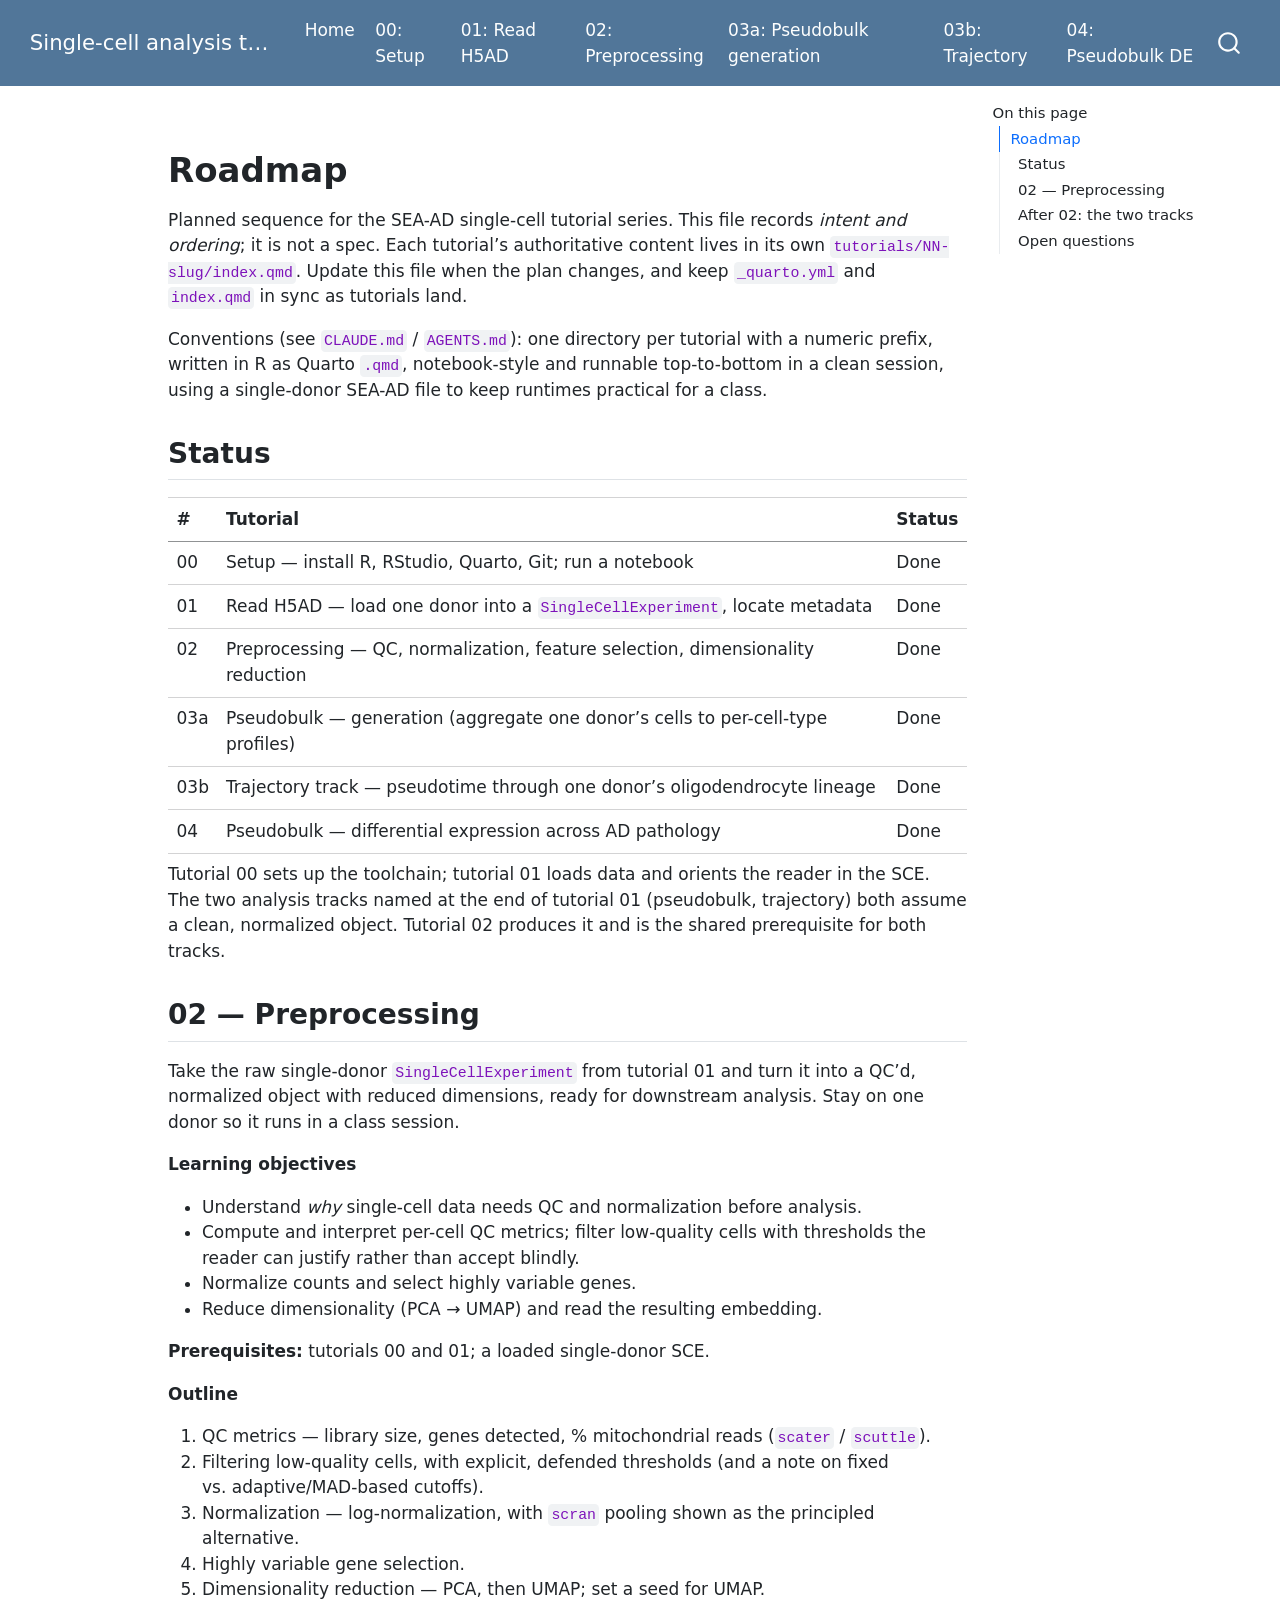
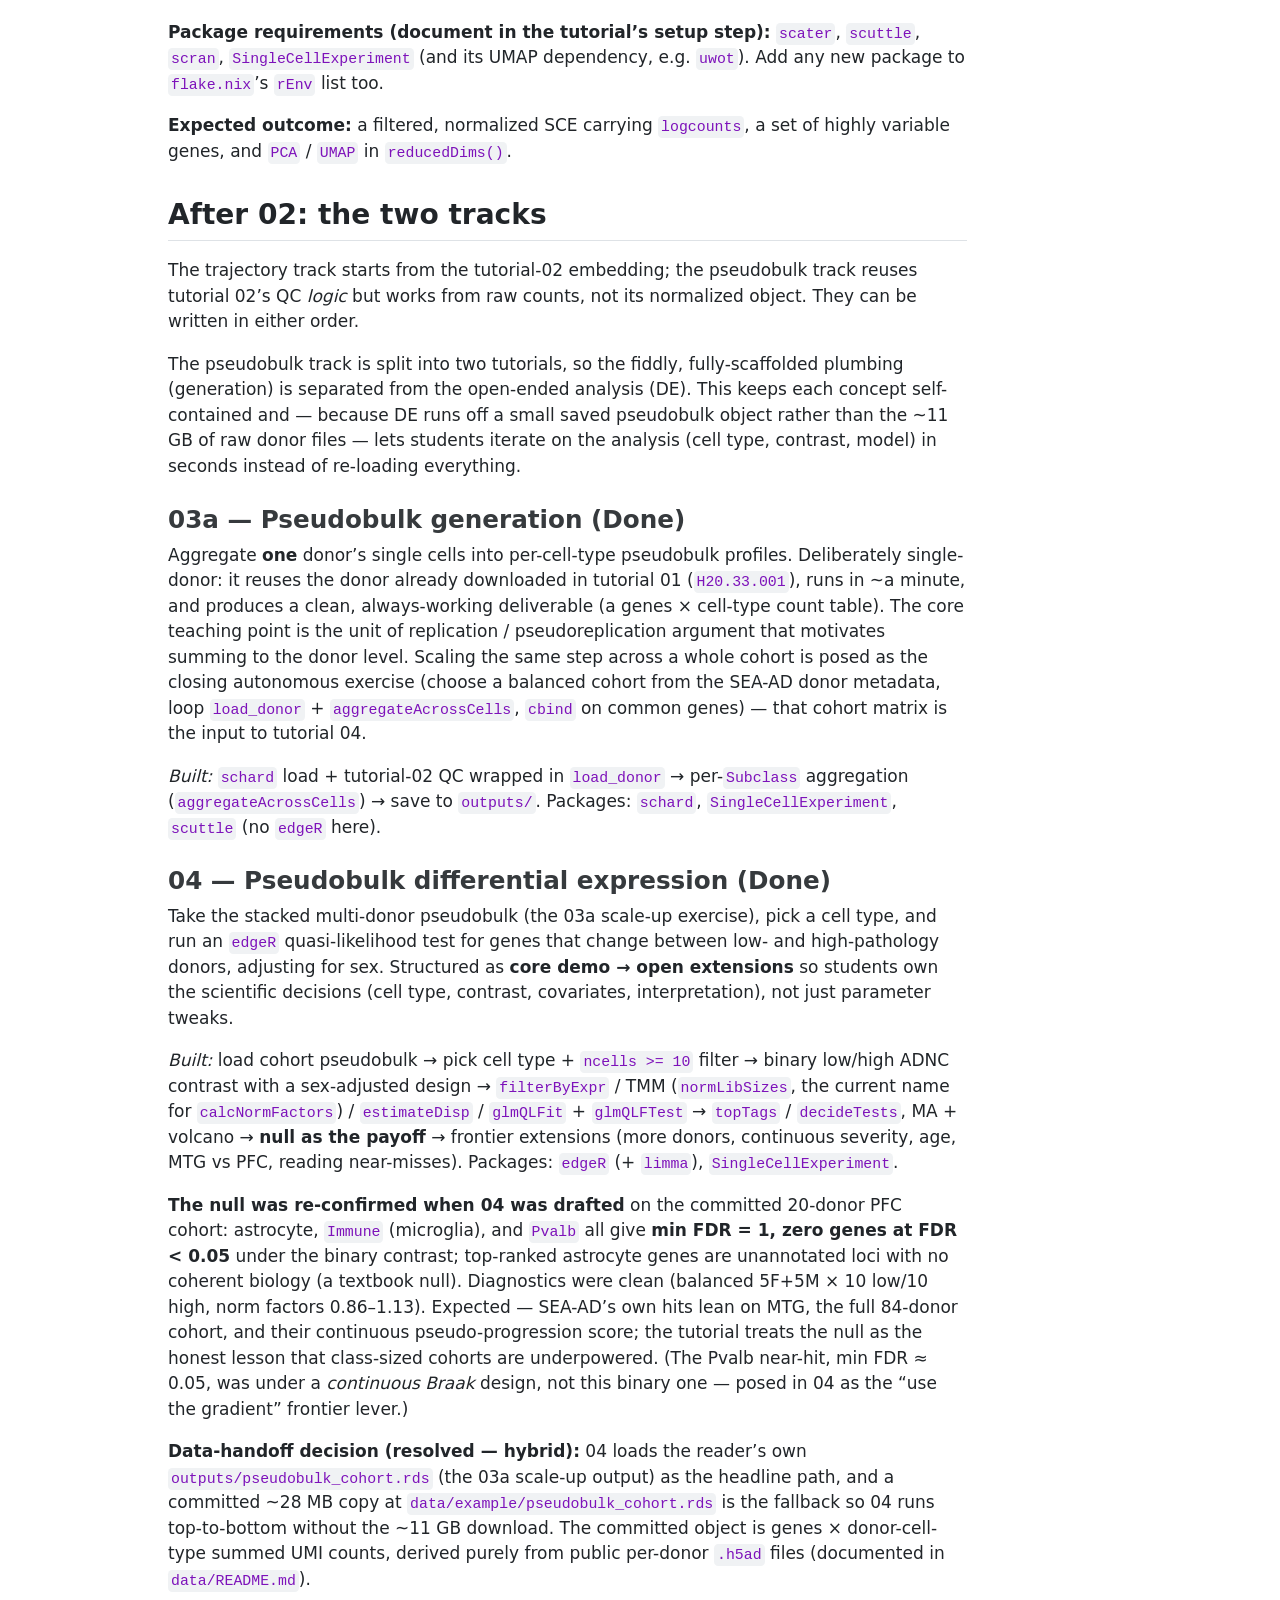
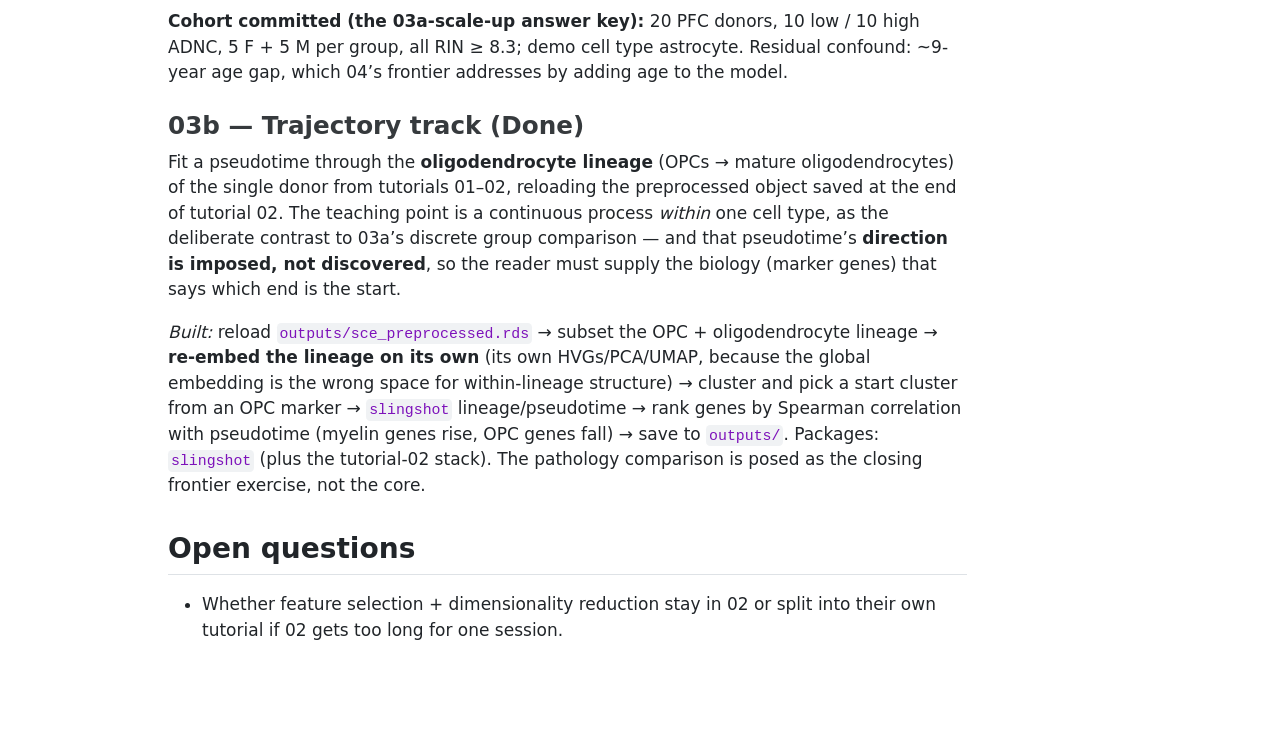
<file: ROADMAP.html>
<!DOCTYPE html>
<html xmlns="http://www.w3.org/1999/xhtml" lang="en" xml:lang="en"><head>

<meta charset="utf-8">
<meta name="generator" content="quarto-1.9.38">

<meta name="viewport" content="width=device-width, initial-scale=1.0, user-scalable=yes">


<title>roadmap – Single-cell analysis tutorials</title>
<style>
/* Default styles provided by pandoc.
** See https://pandoc.org/MANUAL.html#variables-for-html for config info.
*/
code{white-space: pre-wrap;}
span.smallcaps{font-variant: small-caps;}
div.columns{display: flex; gap: min(4vw, 1.5em);}
div.column{flex: auto; overflow-x: auto;}
div.hanging-indent{margin-left: 1.5em; text-indent: -1.5em;}
ul.task-list{list-style: none;}
ul.task-list li input[type="checkbox"] {
  width: 0.8em;
  margin: 0 0.8em 0.2em -1em; /* quarto-specific, see https://github.com/quarto-dev/quarto-cli/issues/4556 */ 
  vertical-align: middle;
}
</style>


<script src="site_libs/quarto-nav/quarto-nav.js"></script>
<script src="site_libs/quarto-nav/headroom.min.js"></script>
<script src="site_libs/clipboard/clipboard.min.js"></script>
<script src="site_libs/quarto-search/autocomplete.umd.js"></script>
<script src="site_libs/quarto-search/fuse.min.js"></script>
<script src="site_libs/quarto-search/quarto-search.js"></script>
<meta name="quarto:offset" content="./">
<script src="site_libs/quarto-html/quarto.js" type="module"></script>
<script src="site_libs/quarto-html/tabsets/tabsets.js" type="module"></script>
<script src="site_libs/quarto-html/popper.min.js"></script>
<script src="site_libs/quarto-html/tippy.umd.min.js"></script>
<script src="site_libs/quarto-html/anchor.min.js"></script>
<link href="site_libs/quarto-html/tippy.css" rel="stylesheet">
<link href="site_libs/quarto-html/quarto-syntax-highlighting-15634bcf2e68342d4ad2dfa704d543f6.css" rel="stylesheet" id="quarto-text-highlighting-styles">
<script src="site_libs/bootstrap/bootstrap.min.js"></script>
<link href="site_libs/bootstrap/bootstrap-icons.css" rel="stylesheet">
<link href="site_libs/bootstrap/bootstrap-e7099dccd2c64493c1fb02673752d9e1.min.css" rel="stylesheet" append-hash="true" id="quarto-bootstrap" data-mode="light">
<script id="quarto-search-options" type="application/json">{
  "location": "navbar",
  "copy-button": false,
  "collapse-after": 3,
  "panel-placement": "end",
  "type": "overlay",
  "limit": 50,
  "keyboard-shortcut": [
    "f",
    "/",
    "s"
  ],
  "show-item-context": false,
  "language": {
    "search-no-results-text": "No results",
    "search-matching-documents-text": "matching documents",
    "search-copy-link-title": "Copy link to search",
    "search-hide-matches-text": "Hide additional matches",
    "search-more-match-text": "more match in this document",
    "search-more-matches-text": "more matches in this document",
    "search-clear-button-title": "Clear",
    "search-text-placeholder": "",
    "search-detached-cancel-button-title": "Cancel",
    "search-submit-button-title": "Submit",
    "search-label": "Search"
  }
}</script>


</head>

<body class="nav-fixed quarto-light">

<div id="quarto-search-results"></div>
  <header id="quarto-header" class="headroom fixed-top">
    <nav class="navbar navbar-expand-lg " data-bs-theme="dark">
      <div class="navbar-container container-fluid">
      <div class="navbar-brand-container mx-auto">
    <a class="navbar-brand" href="./index.html">
    <span class="navbar-title">Single-cell analysis tutorials</span>
    </a>
  </div>
            <div id="quarto-search" class="" title="Search"></div>
          <button class="navbar-toggler" type="button" data-bs-toggle="collapse" data-bs-target="#navbarCollapse" aria-controls="navbarCollapse" role="menu" aria-expanded="false" aria-label="Toggle navigation" onclick="if (window.quartoToggleHeadroom) { window.quartoToggleHeadroom(); }">
  <span class="navbar-toggler-icon"></span>
</button>
          <div class="collapse navbar-collapse" id="navbarCollapse">
            <ul class="navbar-nav navbar-nav-scroll me-auto">
  <li class="nav-item">
    <a class="nav-link" href="./index.html"> 
<span class="menu-text">Home</span></a>
  </li>  
  <li class="nav-item">
    <a class="nav-link" href="./tutorials/00-setup/index.html"> 
<span class="menu-text">00: Setup</span></a>
  </li>  
  <li class="nav-item">
    <a class="nav-link" href="./tutorials/01-read-h5ad/index.html"> 
<span class="menu-text">01: Read H5AD</span></a>
  </li>  
  <li class="nav-item">
    <a class="nav-link" href="./tutorials/02-preprocessing/index.html"> 
<span class="menu-text">02: Preprocessing</span></a>
  </li>  
  <li class="nav-item">
    <a class="nav-link" href="./tutorials/03a-pseudobulk/index.html"> 
<span class="menu-text">03a: Pseudobulk generation</span></a>
  </li>  
  <li class="nav-item">
    <a class="nav-link" href="./tutorials/03b-trajectory/index.html"> 
<span class="menu-text">03b: Trajectory</span></a>
  </li>  
  <li class="nav-item">
    <a class="nav-link" href="./tutorials/04-pseudobulk-de/index.html"> 
<span class="menu-text">04: Pseudobulk DE</span></a>
  </li>  
</ul>
          </div> <!-- /navcollapse -->
            <div class="quarto-navbar-tools">
</div>
      </div> <!-- /container-fluid -->
    </nav>
</header>
<!-- content -->
<div id="quarto-content" class="quarto-container page-columns page-rows-contents page-layout-article page-navbar">
<!-- sidebar -->
<!-- margin-sidebar -->
    <div id="quarto-margin-sidebar" class="sidebar margin-sidebar">
        <nav id="TOC" role="doc-toc" class="toc-active">
    <h2 id="toc-title">On this page</h2>
   
  <ul>
  <li><a href="#roadmap" id="toc-roadmap" class="nav-link active" data-scroll-target="#roadmap">Roadmap</a>
  <ul class="collapse">
  <li><a href="#status" id="toc-status" class="nav-link" data-scroll-target="#status">Status</a></li>
  <li><a href="#preprocessing" id="toc-preprocessing" class="nav-link" data-scroll-target="#preprocessing">02 — Preprocessing</a></li>
  <li><a href="#after-02-the-two-tracks" id="toc-after-02-the-two-tracks" class="nav-link" data-scroll-target="#after-02-the-two-tracks">After 02: the two tracks</a>
  <ul class="collapse">
  <li><a href="#a-pseudobulk-generation-done" id="toc-a-pseudobulk-generation-done" class="nav-link" data-scroll-target="#a-pseudobulk-generation-done">03a — Pseudobulk generation (Done)</a></li>
  <li><a href="#pseudobulk-differential-expression-done" id="toc-pseudobulk-differential-expression-done" class="nav-link" data-scroll-target="#pseudobulk-differential-expression-done">04 — Pseudobulk differential expression (Done)</a></li>
  <li><a href="#b-trajectory-track-done" id="toc-b-trajectory-track-done" class="nav-link" data-scroll-target="#b-trajectory-track-done">03b — Trajectory track (Done)</a></li>
  </ul></li>
  <li><a href="#open-questions" id="toc-open-questions" class="nav-link" data-scroll-target="#open-questions">Open questions</a></li>
  </ul></li>
  </ul>
</nav>
    </div>
<!-- main -->
<main class="content" id="quarto-document-content"><header id="title-block-header" class="quarto-title-block"></header>




<section id="roadmap" class="level1">
<h1>Roadmap</h1>
<p>Planned sequence for the SEA-AD single-cell tutorial series. This file records <em>intent and ordering</em>; it is not a spec. Each tutorial’s authoritative content lives in its own <code>tutorials/NN-slug/index.qmd</code>. Update this file when the plan changes, and keep <code>_quarto.yml</code> and <code>index.qmd</code> in sync as tutorials land.</p>
<p>Conventions (see <code>CLAUDE.md</code> / <code>AGENTS.md</code>): one directory per tutorial with a numeric prefix, written in R as Quarto <code>.qmd</code>, notebook-style and runnable top-to-bottom in a clean session, using a single-donor SEA-AD file to keep runtimes practical for a class.</p>
<section id="status" class="level2">
<h2 class="anchored" data-anchor-id="status">Status</h2>
<table class="caption-top table">
<colgroup>
<col style="width: 3%">
<col style="width: 88%">
<col style="width: 7%">
</colgroup>
<thead>
<tr class="header">
<th>#</th>
<th>Tutorial</th>
<th>Status</th>
</tr>
</thead>
<tbody>
<tr class="odd">
<td>00</td>
<td>Setup — install R, RStudio, Quarto, Git; run a notebook</td>
<td>Done</td>
</tr>
<tr class="even">
<td>01</td>
<td>Read H5AD — load one donor into a <code>SingleCellExperiment</code>, locate metadata</td>
<td>Done</td>
</tr>
<tr class="odd">
<td>02</td>
<td>Preprocessing — QC, normalization, feature selection, dimensionality reduction</td>
<td>Done</td>
</tr>
<tr class="even">
<td>03a</td>
<td>Pseudobulk — generation (aggregate one donor’s cells to per-cell-type profiles)</td>
<td>Done</td>
</tr>
<tr class="odd">
<td>03b</td>
<td>Trajectory track — pseudotime through one donor’s oligodendrocyte lineage</td>
<td>Done</td>
</tr>
<tr class="even">
<td>04</td>
<td>Pseudobulk — differential expression across AD pathology</td>
<td>Done</td>
</tr>
</tbody>
</table>
<p>Tutorial 00 sets up the toolchain; tutorial 01 loads data and orients the reader in the SCE. The two analysis tracks named at the end of tutorial 01 (pseudobulk, trajectory) both assume a clean, normalized object. Tutorial 02 produces it and is the shared prerequisite for both tracks.</p>
</section>
<section id="preprocessing" class="level2">
<h2 class="anchored" data-anchor-id="preprocessing">02 — Preprocessing</h2>
<p>Take the raw single-donor <code>SingleCellExperiment</code> from tutorial 01 and turn it into a QC’d, normalized object with reduced dimensions, ready for downstream analysis. Stay on one donor so it runs in a class session.</p>
<p><strong>Learning objectives</strong></p>
<ul>
<li>Understand <em>why</em> single-cell data needs QC and normalization before analysis.</li>
<li>Compute and interpret per-cell QC metrics; filter low-quality cells with thresholds the reader can justify rather than accept blindly.</li>
<li>Normalize counts and select highly variable genes.</li>
<li>Reduce dimensionality (PCA → UMAP) and read the resulting embedding.</li>
</ul>
<p><strong>Prerequisites:</strong> tutorials 00 and 01; a loaded single-donor SCE.</p>
<p><strong>Outline</strong></p>
<ol type="1">
<li>QC metrics — library size, genes detected, % mitochondrial reads (<code>scater</code> / <code>scuttle</code>).</li>
<li>Filtering low-quality cells, with explicit, defended thresholds (and a note on fixed vs.&nbsp;adaptive/MAD-based cutoffs).</li>
<li>Normalization — log-normalization, with <code>scran</code> pooling shown as the principled alternative.</li>
<li>Highly variable gene selection.</li>
<li>Dimensionality reduction — PCA, then UMAP; set a seed for UMAP.</li>
</ol>
<p><strong>Package requirements (document in the tutorial’s setup step):</strong> <code>scater</code>, <code>scuttle</code>, <code>scran</code>, <code>SingleCellExperiment</code> (and its UMAP dependency, e.g. <code>uwot</code>). Add any new package to <code>flake.nix</code>’s <code>rEnv</code> list too.</p>
<p><strong>Expected outcome:</strong> a filtered, normalized SCE carrying <code>logcounts</code>, a set of highly variable genes, and <code>PCA</code> / <code>UMAP</code> in <code>reducedDims()</code>.</p>
</section>
<section id="after-02-the-two-tracks" class="level2">
<h2 class="anchored" data-anchor-id="after-02-the-two-tracks">After 02: the two tracks</h2>
<p>The trajectory track starts from the tutorial-02 embedding; the pseudobulk track reuses tutorial 02’s QC <em>logic</em> but works from raw counts, not its normalized object. They can be written in either order.</p>
<p>The pseudobulk track is split into two tutorials, so the fiddly, fully-scaffolded plumbing (generation) is separated from the open-ended analysis (DE). This keeps each concept self-contained and — because DE runs off a small saved pseudobulk object rather than the ~11 GB of raw donor files — lets students iterate on the analysis (cell type, contrast, model) in seconds instead of re-loading everything.</p>
<section id="a-pseudobulk-generation-done" class="level3">
<h3 class="anchored" data-anchor-id="a-pseudobulk-generation-done">03a — Pseudobulk generation (Done)</h3>
<p>Aggregate <strong>one</strong> donor’s single cells into per-cell-type pseudobulk profiles. Deliberately single-donor: it reuses the donor already downloaded in tutorial 01 (<code>H20.33.001</code>), runs in ~a minute, and produces a clean, always-working deliverable (a genes × cell-type count table). The core teaching point is the unit of replication / pseudoreplication argument that motivates summing to the donor level. Scaling the same step across a whole cohort is posed as the closing autonomous exercise (choose a balanced cohort from the SEA-AD donor metadata, loop <code>load_donor</code> + <code>aggregateAcrossCells</code>, <code>cbind</code> on common genes) — that cohort matrix is the input to tutorial 04.</p>
<p><em>Built:</em> <code>schard</code> load + tutorial-02 QC wrapped in <code>load_donor</code> → per-<code>Subclass</code> aggregation (<code>aggregateAcrossCells</code>) → save to <code>outputs/</code>. Packages: <code>schard</code>, <code>SingleCellExperiment</code>, <code>scuttle</code> (no <code>edgeR</code> here).</p>
</section>
<section id="pseudobulk-differential-expression-done" class="level3">
<h3 class="anchored" data-anchor-id="pseudobulk-differential-expression-done">04 — Pseudobulk differential expression (Done)</h3>
<p>Take the stacked multi-donor pseudobulk (the 03a scale-up exercise), pick a cell type, and run an <code>edgeR</code> quasi-likelihood test for genes that change between low- and high-pathology donors, adjusting for sex. Structured as <strong>core demo → open extensions</strong> so students own the scientific decisions (cell type, contrast, covariates, interpretation), not just parameter tweaks.</p>
<p><em>Built:</em> load cohort pseudobulk → pick cell type + <code>ncells &gt;= 10</code> filter → binary low/high ADNC contrast with a sex-adjusted design → <code>filterByExpr</code> / TMM (<code>normLibSizes</code>, the current name for <code>calcNormFactors</code>) / <code>estimateDisp</code> / <code>glmQLFit</code> + <code>glmQLFTest</code> → <code>topTags</code> / <code>decideTests</code>, MA + volcano → <strong>null as the payoff</strong> → frontier extensions (more donors, continuous severity, age, MTG vs PFC, reading near-misses). Packages: <code>edgeR</code> (+ <code>limma</code>), <code>SingleCellExperiment</code>.</p>
<p><strong>The null was re-confirmed when 04 was drafted</strong> on the committed 20-donor PFC cohort: astrocyte, <code>Immune</code> (microglia), and <code>Pvalb</code> all give <strong>min FDR = 1, zero genes at FDR &lt; 0.05</strong> under the binary contrast; top-ranked astrocyte genes are unannotated loci with no coherent biology (a textbook null). Diagnostics were clean (balanced 5F+5M × 10 low/10 high, norm factors 0.86–1.13). Expected — SEA-AD’s own hits lean on MTG, the full 84-donor cohort, and their continuous pseudo-progression score; the tutorial treats the null as the honest lesson that class-sized cohorts are underpowered. (The Pvalb near-hit, min FDR ≈ 0.05, was under a <em>continuous Braak</em> design, not this binary one — posed in 04 as the “use the gradient” frontier lever.)</p>
<p><strong>Data-handoff decision (resolved — hybrid):</strong> 04 loads the reader’s own <code>outputs/pseudobulk_cohort.rds</code> (the 03a scale-up output) as the headline path, and a committed ~28 MB copy at <code>data/example/pseudobulk_cohort.rds</code> is the fallback so 04 runs top-to-bottom without the ~11 GB download. The committed object is genes × donor-cell-type summed UMI counts, derived purely from public per-donor <code>.h5ad</code> files (documented in <code>data/README.md</code>).</p>
<p><strong>Cohort committed (the 03a-scale-up answer key):</strong> 20 PFC donors, 10 low / 10 high ADNC, 5 F + 5 M per group, all RIN ≥ 8.3; demo cell type astrocyte. Residual confound: ~9-year age gap, which 04’s frontier addresses by adding age to the model.</p>
</section>
<section id="b-trajectory-track-done" class="level3">
<h3 class="anchored" data-anchor-id="b-trajectory-track-done">03b — Trajectory track (Done)</h3>
<p>Fit a pseudotime through the <strong>oligodendrocyte lineage</strong> (OPCs → mature oligodendrocytes) of the single donor from tutorials 01–02, reloading the preprocessed object saved at the end of tutorial 02. The teaching point is a continuous process <em>within</em> one cell type, as the deliberate contrast to 03a’s discrete group comparison — and that pseudotime’s <strong>direction is imposed, not discovered</strong>, so the reader must supply the biology (marker genes) that says which end is the start.</p>
<p><em>Built:</em> reload <code>outputs/sce_preprocessed.rds</code> → subset the OPC + oligodendrocyte lineage → <strong>re-embed the lineage on its own</strong> (its own HVGs/PCA/UMAP, because the global embedding is the wrong space for within-lineage structure) → cluster and pick a start cluster from an OPC marker → <code>slingshot</code> lineage/pseudotime → rank genes by Spearman correlation with pseudotime (myelin genes rise, OPC genes fall) → save to <code>outputs/</code>. Packages: <code>slingshot</code> (plus the tutorial-02 stack). The pathology comparison is posed as the closing frontier exercise, not the core.</p>
</section>
</section>
<section id="open-questions" class="level2">
<h2 class="anchored" data-anchor-id="open-questions">Open questions</h2>
<ul>
<li>Whether feature selection + dimensionality reduction stay in 02 or split into their own tutorial if 02 gets too long for one session.</li>
</ul>


</section>
</section>

</main> <!-- /main -->
<script id="quarto-html-after-body" type="application/javascript">
  window.document.addEventListener("DOMContentLoaded", function (event) {
    const icon = "";
    const anchorJS = new window.AnchorJS();
    anchorJS.options = {
      placement: 'right',
      icon: icon
    };
    anchorJS.add('.anchored');
    const isCodeAnnotation = (el) => {
      for (const clz of el.classList) {
        if (clz.startsWith('code-annotation-')) {                     
          return true;
        }
      }
      return false;
    }
    const onCopySuccess = function(e) {
      // button target
      const button = e.trigger;
      // don't keep focus
      button.blur();
      // flash "checked"
      button.classList.add('code-copy-button-checked');
      var currentTitle = button.getAttribute("title");
      button.setAttribute("title", "Copied!");
      let tooltip;
      if (window.bootstrap) {
        button.setAttribute("data-bs-toggle", "tooltip");
        button.setAttribute("data-bs-placement", "left");
        button.setAttribute("data-bs-title", "Copied!");
        tooltip = new bootstrap.Tooltip(button, 
          { trigger: "manual", 
            customClass: "code-copy-button-tooltip",
            offset: [0, -8]});
        tooltip.show();    
      }
      setTimeout(function() {
        if (tooltip) {
          tooltip.hide();
          button.removeAttribute("data-bs-title");
          button.removeAttribute("data-bs-toggle");
          button.removeAttribute("data-bs-placement");
        }
        button.setAttribute("title", currentTitle);
        button.classList.remove('code-copy-button-checked');
      }, 1000);
      // clear code selection
      e.clearSelection();
    }
    const getTextToCopy = function(trigger) {
      const outerScaffold = trigger.parentElement.cloneNode(true);
      const codeEl = outerScaffold.querySelector('code');
      for (const childEl of codeEl.children) {
        if (isCodeAnnotation(childEl)) {
          childEl.remove();
        }
      }
      return codeEl.innerText;
    }
    const clipboard = new window.ClipboardJS('.code-copy-button:not([data-in-quarto-modal])', {
      text: getTextToCopy
    });
    clipboard.on('success', onCopySuccess);
    if (window.document.getElementById('quarto-embedded-source-code-modal')) {
      const clipboardModal = new window.ClipboardJS('.code-copy-button[data-in-quarto-modal]', {
        text: getTextToCopy,
        container: window.document.getElementById('quarto-embedded-source-code-modal')
      });
      clipboardModal.on('success', onCopySuccess);
    }
      var localhostRegex = new RegExp(/^(?:http|https):\/\/localhost\:?[0-9]*\//);
      var mailtoRegex = new RegExp(/^mailto:/);
        var filterRegex = new RegExp("https:\/\/tomszar\.github\.io\/single-cell_tutorials\/");
      var isInternal = (href) => {
          return filterRegex.test(href) || localhostRegex.test(href) || mailtoRegex.test(href);
      }
      // Inspect non-navigation links and adorn them if external
     var links = window.document.querySelectorAll('a[href]:not(.nav-link):not(.navbar-brand):not(.toc-action):not(.sidebar-link):not(.sidebar-item-toggle):not(.pagination-link):not(.no-external):not([aria-hidden]):not(.dropdown-item):not(.quarto-navigation-tool):not(.about-link)');
      for (var i=0; i<links.length; i++) {
        const link = links[i];
        if (!isInternal(link.href)) {
          // undo the damage that might have been done by quarto-nav.js in the case of
          // links that we want to consider external
          if (link.dataset.originalHref !== undefined) {
            link.href = link.dataset.originalHref;
          }
        }
      }
    function tippyHover(el, contentFn, onTriggerFn, onUntriggerFn) {
      const config = {
        allowHTML: true,
        maxWidth: 500,
        delay: 100,
        arrow: false,
        appendTo: function(el) {
            return el.parentElement;
        },
        interactive: true,
        interactiveBorder: 10,
        theme: 'quarto',
        placement: 'bottom-start',
      };
      if (contentFn) {
        config.content = contentFn;
      }
      if (onTriggerFn) {
        config.onTrigger = onTriggerFn;
      }
      if (onUntriggerFn) {
        config.onUntrigger = onUntriggerFn;
      }
      window.tippy(el, config); 
    }
    const noterefs = window.document.querySelectorAll('a[role="doc-noteref"]');
    for (var i=0; i<noterefs.length; i++) {
      const ref = noterefs[i];
      tippyHover(ref, function() {
        // use id or data attribute instead here
        let href = ref.getAttribute('data-footnote-href') || ref.getAttribute('href');
        try { href = new URL(href).hash; } catch {}
        const id = href.replace(/^#\/?/, "");
        const note = window.document.getElementById(id);
        if (note) {
          return note.innerHTML;
        } else {
          return "";
        }
      });
    }
    const xrefs = window.document.querySelectorAll('a.quarto-xref');
    const processXRef = (id, note) => {
      // Strip column container classes
      const stripColumnClz = (el) => {
        el.classList.remove("page-full", "page-columns");
        if (el.children) {
          for (const child of el.children) {
            stripColumnClz(child);
          }
        }
      }
      stripColumnClz(note)
      if (id === null || id.startsWith('sec-')) {
        // Special case sections, only their first couple elements
        const container = document.createElement("div");
        if (note.children && note.children.length > 2) {
          container.appendChild(note.children[0].cloneNode(true));
          for (let i = 1; i < note.children.length; i++) {
            const child = note.children[i];
            if (child.tagName === "P" && child.innerText === "") {
              continue;
            } else {
              container.appendChild(child.cloneNode(true));
              break;
            }
          }
          if (window.Quarto?.typesetMath) {
            window.Quarto.typesetMath(container);
          }
          return container.innerHTML
        } else {
          if (window.Quarto?.typesetMath) {
            window.Quarto.typesetMath(note);
          }
          return note.innerHTML;
        }
      } else {
        // Remove any anchor links if they are present
        const anchorLink = note.querySelector('a.anchorjs-link');
        if (anchorLink) {
          anchorLink.remove();
        }
        if (window.Quarto?.typesetMath) {
          window.Quarto.typesetMath(note);
        }
        if (note.classList.contains("callout")) {
          return note.outerHTML;
        } else {
          return note.innerHTML;
        }
      }
    }
    for (var i=0; i<xrefs.length; i++) {
      const xref = xrefs[i];
      tippyHover(xref, undefined, function(instance) {
        instance.disable();
        let url = xref.getAttribute('href');
        let hash = undefined; 
        if (url.startsWith('#')) {
          hash = url;
        } else {
          try { hash = new URL(url).hash; } catch {}
        }
        if (hash) {
          const id = hash.replace(/^#\/?/, "");
          const note = window.document.getElementById(id);
          if (note !== null) {
            try {
              const html = processXRef(id, note.cloneNode(true));
              instance.setContent(html);
            } finally {
              instance.enable();
              instance.show();
            }
          } else {
            // See if we can fetch this
            fetch(url.split('#')[0])
            .then(res => res.text())
            .then(html => {
              const parser = new DOMParser();
              const htmlDoc = parser.parseFromString(html, "text/html");
              const note = htmlDoc.getElementById(id);
              if (note !== null) {
                const html = processXRef(id, note);
                instance.setContent(html);
              } 
            }).finally(() => {
              instance.enable();
              instance.show();
            });
          }
        } else {
          // See if we can fetch a full url (with no hash to target)
          // This is a special case and we should probably do some content thinning / targeting
          fetch(url)
          .then(res => res.text())
          .then(html => {
            const parser = new DOMParser();
            const htmlDoc = parser.parseFromString(html, "text/html");
            const note = htmlDoc.querySelector('main.content');
            if (note !== null) {
              // This should only happen for chapter cross references
              // (since there is no id in the URL)
              // remove the first header
              if (note.children.length > 0 && note.children[0].tagName === "HEADER") {
                note.children[0].remove();
              }
              const html = processXRef(null, note);
              instance.setContent(html);
            } 
          }).finally(() => {
            instance.enable();
            instance.show();
          });
        }
      }, function(instance) {
      });
    }
        let selectedAnnoteEl;
        const selectorForAnnotation = ( cell, annotation) => {
          let cellAttr = 'data-code-cell="' + cell + '"';
          let lineAttr = 'data-code-annotation="' +  annotation + '"';
          const selector = 'span[' + cellAttr + '][' + lineAttr + ']';
          return selector;
        }
        const selectCodeLines = (annoteEl) => {
          const doc = window.document;
          const targetCell = annoteEl.getAttribute("data-target-cell");
          const targetAnnotation = annoteEl.getAttribute("data-target-annotation");
          const annoteSpan = window.document.querySelector(selectorForAnnotation(targetCell, targetAnnotation));
          const lines = annoteSpan.getAttribute("data-code-lines").split(",");
          const lineIds = lines.map((line) => {
            return targetCell + "-" + line;
          })
          let top = null;
          let height = null;
          let parent = null;
          if (lineIds.length > 0) {
              //compute the position of the single el (top and bottom and make a div)
              const el = window.document.getElementById(lineIds[0]);
              top = el.offsetTop;
              height = el.offsetHeight;
              parent = el.parentElement.parentElement;
            if (lineIds.length > 1) {
              const lastEl = window.document.getElementById(lineIds[lineIds.length - 1]);
              const bottom = lastEl.offsetTop + lastEl.offsetHeight;
              height = bottom - top;
            }
            if (top !== null && height !== null && parent !== null) {
              // cook up a div (if necessary) and position it 
              let div = window.document.getElementById("code-annotation-line-highlight");
              if (div === null) {
                div = window.document.createElement("div");
                div.setAttribute("id", "code-annotation-line-highlight");
                div.style.position = 'absolute';
                parent.appendChild(div);
              }
              div.style.top = top - 2 + "px";
              div.style.height = height + 4 + "px";
              div.style.left = 0;
              let gutterDiv = window.document.getElementById("code-annotation-line-highlight-gutter");
              if (gutterDiv === null) {
                gutterDiv = window.document.createElement("div");
                gutterDiv.setAttribute("id", "code-annotation-line-highlight-gutter");
                gutterDiv.style.position = 'absolute';
                const codeCell = window.document.getElementById(targetCell);
                const gutter = codeCell.querySelector('.code-annotation-gutter');
                gutter.appendChild(gutterDiv);
              }
              gutterDiv.style.top = top - 2 + "px";
              gutterDiv.style.height = height + 4 + "px";
            }
            selectedAnnoteEl = annoteEl;
          }
        };
        const unselectCodeLines = () => {
          const elementsIds = ["code-annotation-line-highlight", "code-annotation-line-highlight-gutter"];
          elementsIds.forEach((elId) => {
            const div = window.document.getElementById(elId);
            if (div) {
              div.remove();
            }
          });
          selectedAnnoteEl = undefined;
        };
          // Handle positioning of the toggle
      window.addEventListener(
        "resize",
        throttle(() => {
          elRect = undefined;
          if (selectedAnnoteEl) {
            selectCodeLines(selectedAnnoteEl);
          }
        }, 10)
      );
      function throttle(fn, ms) {
      let throttle = false;
      let timer;
        return (...args) => {
          if(!throttle) { // first call gets through
              fn.apply(this, args);
              throttle = true;
          } else { // all the others get throttled
              if(timer) clearTimeout(timer); // cancel #2
              timer = setTimeout(() => {
                fn.apply(this, args);
                timer = throttle = false;
              }, ms);
          }
        };
      }
        // Attach click handler to the DT
        const annoteDls = window.document.querySelectorAll('dt[data-target-cell]');
        for (const annoteDlNode of annoteDls) {
          annoteDlNode.addEventListener('click', (event) => {
            const clickedEl = event.target;
            if (clickedEl !== selectedAnnoteEl) {
              unselectCodeLines();
              const activeEl = window.document.querySelector('dt[data-target-cell].code-annotation-active');
              if (activeEl) {
                activeEl.classList.remove('code-annotation-active');
              }
              selectCodeLines(clickedEl);
              clickedEl.classList.add('code-annotation-active');
            } else {
              // Unselect the line
              unselectCodeLines();
              clickedEl.classList.remove('code-annotation-active');
            }
          });
        }
    const findCites = (el) => {
      const parentEl = el.parentElement;
      if (parentEl) {
        const cites = parentEl.dataset.cites;
        if (cites) {
          return {
            el,
            cites: cites.split(' ')
          };
        } else {
          return findCites(el.parentElement)
        }
      } else {
        return undefined;
      }
    };
    var bibliorefs = window.document.querySelectorAll('a[role="doc-biblioref"]');
    for (var i=0; i<bibliorefs.length; i++) {
      const ref = bibliorefs[i];
      const citeInfo = findCites(ref);
      if (citeInfo) {
        tippyHover(citeInfo.el, function() {
          var popup = window.document.createElement('div');
          citeInfo.cites.forEach(function(cite) {
            var citeDiv = window.document.createElement('div');
            citeDiv.classList.add('hanging-indent');
            citeDiv.classList.add('csl-entry');
            var biblioDiv = window.document.getElementById('ref-' + cite);
            if (biblioDiv) {
              citeDiv.innerHTML = biblioDiv.innerHTML;
            }
            popup.appendChild(citeDiv);
          });
          return popup.innerHTML;
        });
      }
    }
  });
  </script>
</div> <!-- /content -->




</body></html>
</file>
<file: site_libs/quarto-html/tippy.css>
.tippy-box[data-animation=fade][data-state=hidden]{opacity:0}[data-tippy-root]{max-width:calc(100vw - 10px)}.tippy-box{position:relative;background-color:#333;color:#fff;border-radius:4px;font-size:14px;line-height:1.4;white-space:normal;outline:0;transition-property:transform,visibility,opacity}.tippy-box[data-placement^=top]>.tippy-arrow{bottom:0}.tippy-box[data-placement^=top]>.tippy-arrow:before{bottom:-7px;left:0;border-width:8px 8px 0;border-top-color:initial;transform-origin:center top}.tippy-box[data-placement^=bottom]>.tippy-arrow{top:0}.tippy-box[data-placement^=bottom]>.tippy-arrow:before{top:-7px;left:0;border-width:0 8px 8px;border-bottom-color:initial;transform-origin:center bottom}.tippy-box[data-placement^=left]>.tippy-arrow{right:0}.tippy-box[data-placement^=left]>.tippy-arrow:before{border-width:8px 0 8px 8px;border-left-color:initial;right:-7px;transform-origin:center left}.tippy-box[data-placement^=right]>.tippy-arrow{left:0}.tippy-box[data-placement^=right]>.tippy-arrow:before{left:-7px;border-width:8px 8px 8px 0;border-right-color:initial;transform-origin:center right}.tippy-box[data-inertia][data-state=visible]{transition-timing-function:cubic-bezier(.54,1.5,.38,1.11)}.tippy-arrow{width:16px;height:16px;color:#333}.tippy-arrow:before{content:"";position:absolute;border-color:transparent;border-style:solid}.tippy-content{position:relative;padding:5px 9px;z-index:1}
</file>
<file: site_libs/quarto-html/quarto-syntax-highlighting-15634bcf2e68342d4ad2dfa704d543f6.css>
/* quarto syntax highlight colors */
:root {
  --quarto-hl-ot-color: #003B4F;
  --quarto-hl-at-color: #657422;
  --quarto-hl-ss-color: #20794D;
  --quarto-hl-an-color: #5E5E5E;
  --quarto-hl-fu-color: #4758AB;
  --quarto-hl-st-color: #20794D;
  --quarto-hl-cf-color: #003B4F;
  --quarto-hl-op-color: #5E5E5E;
  --quarto-hl-er-color: #AD0000;
  --quarto-hl-bn-color: #AD0000;
  --quarto-hl-al-color: #AD0000;
  --quarto-hl-va-color: #111111;
  --quarto-hl-bu-color: inherit;
  --quarto-hl-ex-color: inherit;
  --quarto-hl-pp-color: #AD0000;
  --quarto-hl-in-color: #5E5E5E;
  --quarto-hl-vs-color: #20794D;
  --quarto-hl-wa-color: #5E5E5E;
  --quarto-hl-do-color: #5E5E5E;
  --quarto-hl-im-color: #00769E;
  --quarto-hl-ch-color: #20794D;
  --quarto-hl-dt-color: #AD0000;
  --quarto-hl-fl-color: #AD0000;
  --quarto-hl-co-color: #5E5E5E;
  --quarto-hl-cv-color: #5E5E5E;
  --quarto-hl-cn-color: #8f5902;
  --quarto-hl-sc-color: #5E5E5E;
  --quarto-hl-dv-color: #AD0000;
  --quarto-hl-kw-color: #003B4F;
}

/* other quarto variables */
:root {
  --quarto-font-monospace: SFMono-Regular, Menlo, Monaco, Consolas, "Liberation Mono", "Courier New", monospace;
}

/* syntax highlight based on Pandoc's rules */
pre > code.sourceCode > span {
  color: #003B4F;
}

code.sourceCode > span {
  color: #003B4F;
}

div.sourceCode,
div.sourceCode pre.sourceCode {
  color: #003B4F;
}

/* Normal */
code span {
  color: #003B4F;
}

/* Alert */
code span.al {
  color: #AD0000;
  font-style: inherit;
}

/* Annotation */
code span.an {
  color: #5E5E5E;
  font-style: inherit;
}

/* Attribute */
code span.at {
  color: #657422;
  font-style: inherit;
}

/* BaseN */
code span.bn {
  color: #AD0000;
  font-style: inherit;
}

/* BuiltIn */
code span.bu {
  font-style: inherit;
}

/* ControlFlow */
code span.cf {
  color: #003B4F;
  font-weight: bold;
  font-style: inherit;
}

/* Char */
code span.ch {
  color: #20794D;
  font-style: inherit;
}

/* Constant */
code span.cn {
  color: #8f5902;
  font-style: inherit;
}

/* Comment */
code span.co {
  color: #5E5E5E;
  font-style: inherit;
}

/* CommentVar */
code span.cv {
  color: #5E5E5E;
  font-style: italic;
}

/* Documentation */
code span.do {
  color: #5E5E5E;
  font-style: italic;
}

/* DataType */
code span.dt {
  color: #AD0000;
  font-style: inherit;
}

/* DecVal */
code span.dv {
  color: #AD0000;
  font-style: inherit;
}

/* Error */
code span.er {
  color: #AD0000;
  font-style: inherit;
}

/* Extension */
code span.ex {
  font-style: inherit;
}

/* Float */
code span.fl {
  color: #AD0000;
  font-style: inherit;
}

/* Function */
code span.fu {
  color: #4758AB;
  font-style: inherit;
}

/* Import */
code span.im {
  color: #00769E;
  font-style: inherit;
}

/* Information */
code span.in {
  color: #5E5E5E;
  font-style: inherit;
}

/* Keyword */
code span.kw {
  color: #003B4F;
  font-weight: bold;
  font-style: inherit;
}

/* Operator */
code span.op {
  color: #5E5E5E;
  font-style: inherit;
}

/* Other */
code span.ot {
  color: #003B4F;
  font-style: inherit;
}

/* Preprocessor */
code span.pp {
  color: #AD0000;
  font-style: inherit;
}

/* SpecialChar */
code span.sc {
  color: #5E5E5E;
  font-style: inherit;
}

/* SpecialString */
code span.ss {
  color: #20794D;
  font-style: inherit;
}

/* String */
code span.st {
  color: #20794D;
  font-style: inherit;
}

/* Variable */
code span.va {
  color: #111111;
  font-style: inherit;
}

/* VerbatimString */
code span.vs {
  color: #20794D;
  font-style: inherit;
}

/* Warning */
code span.wa {
  color: #5E5E5E;
  font-style: italic;
}

.prevent-inlining {
  content: "</";
}

/*# sourceMappingURL=f23921c56f73e400b49028c9186a1aa0.css.map */
</file>
